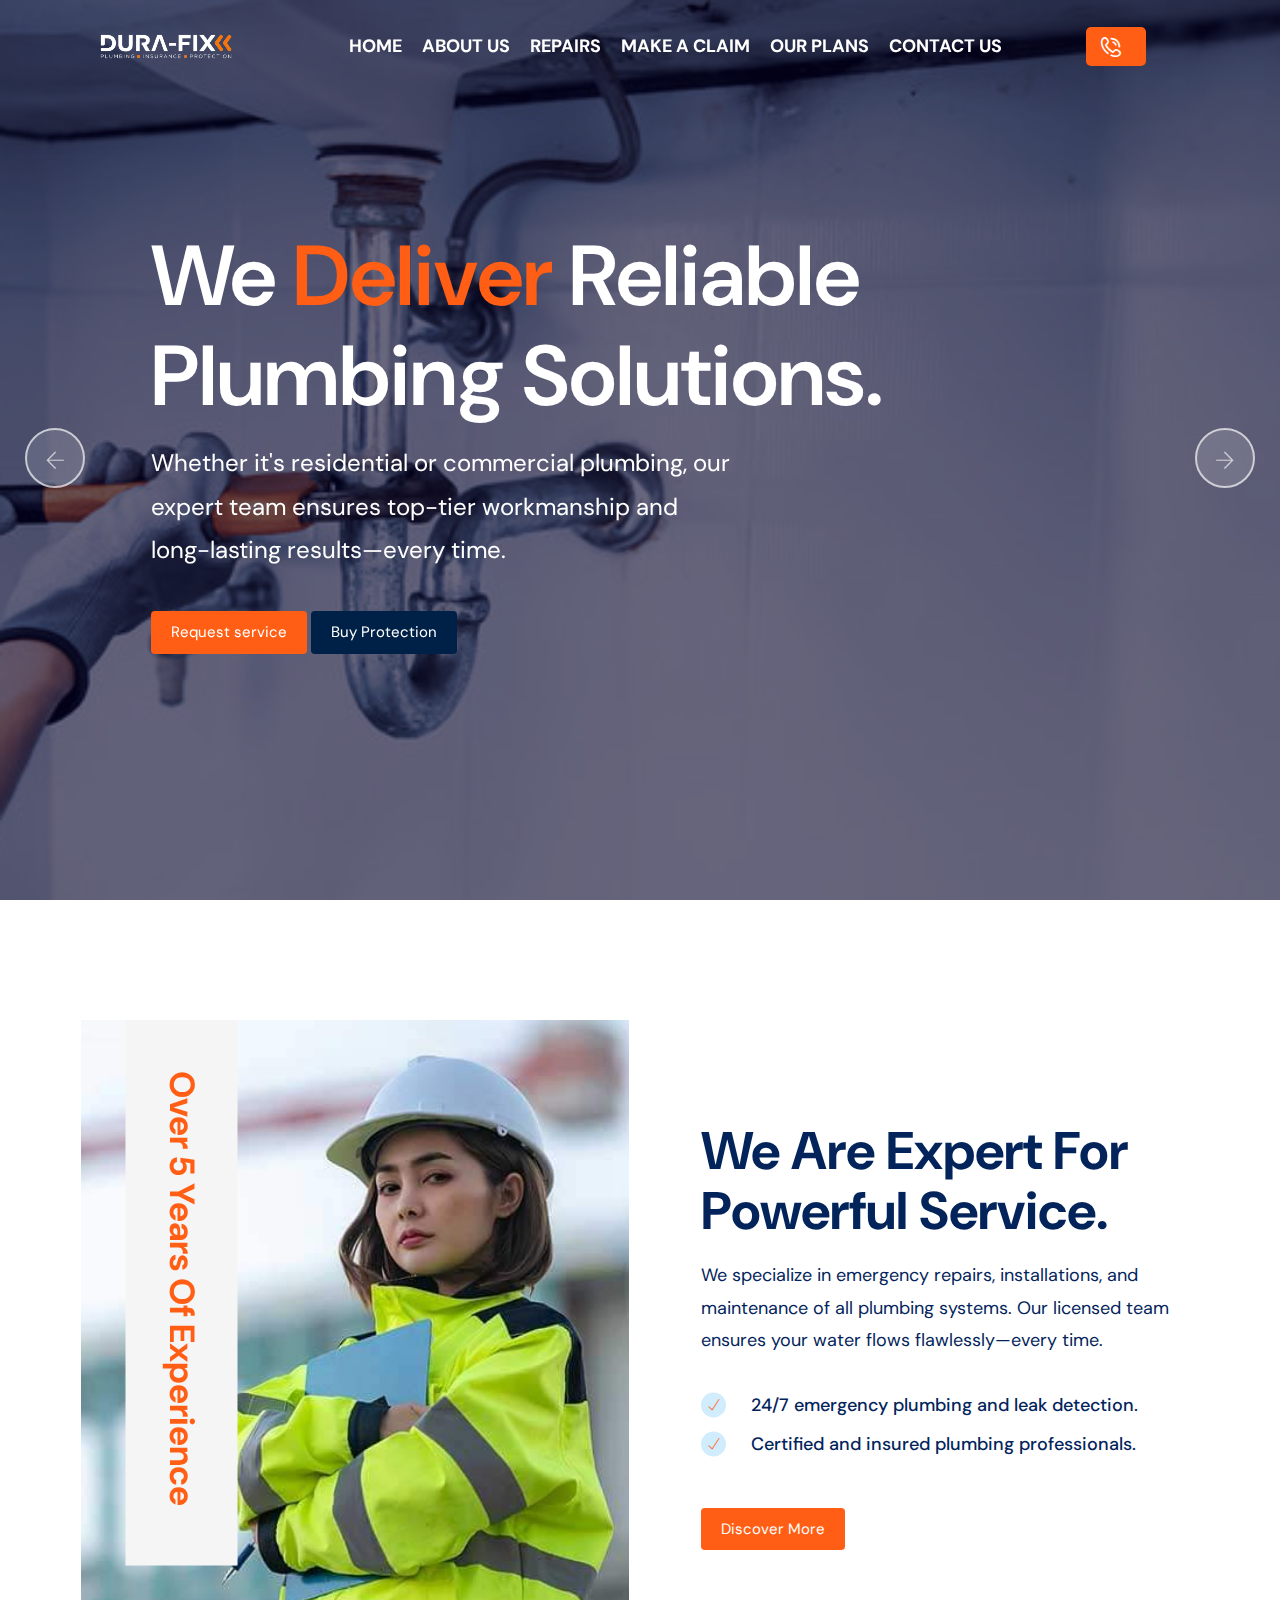
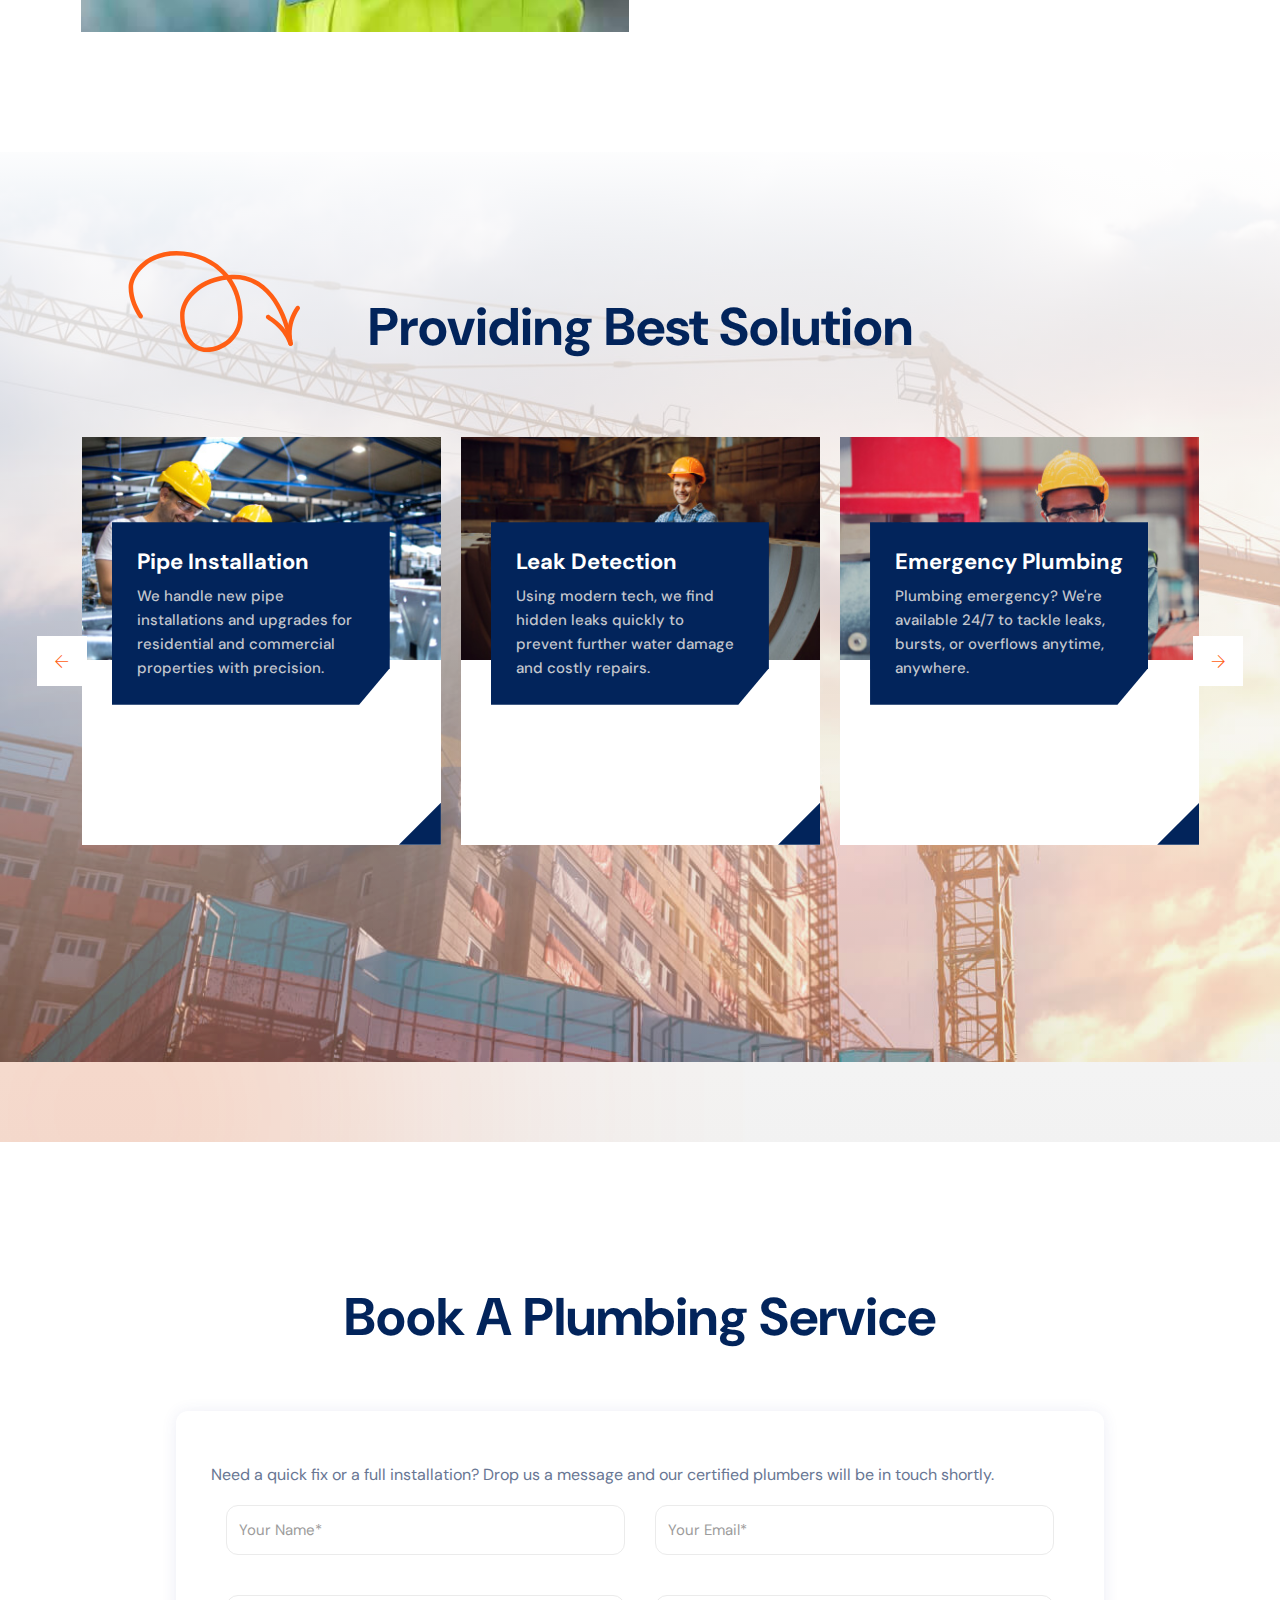
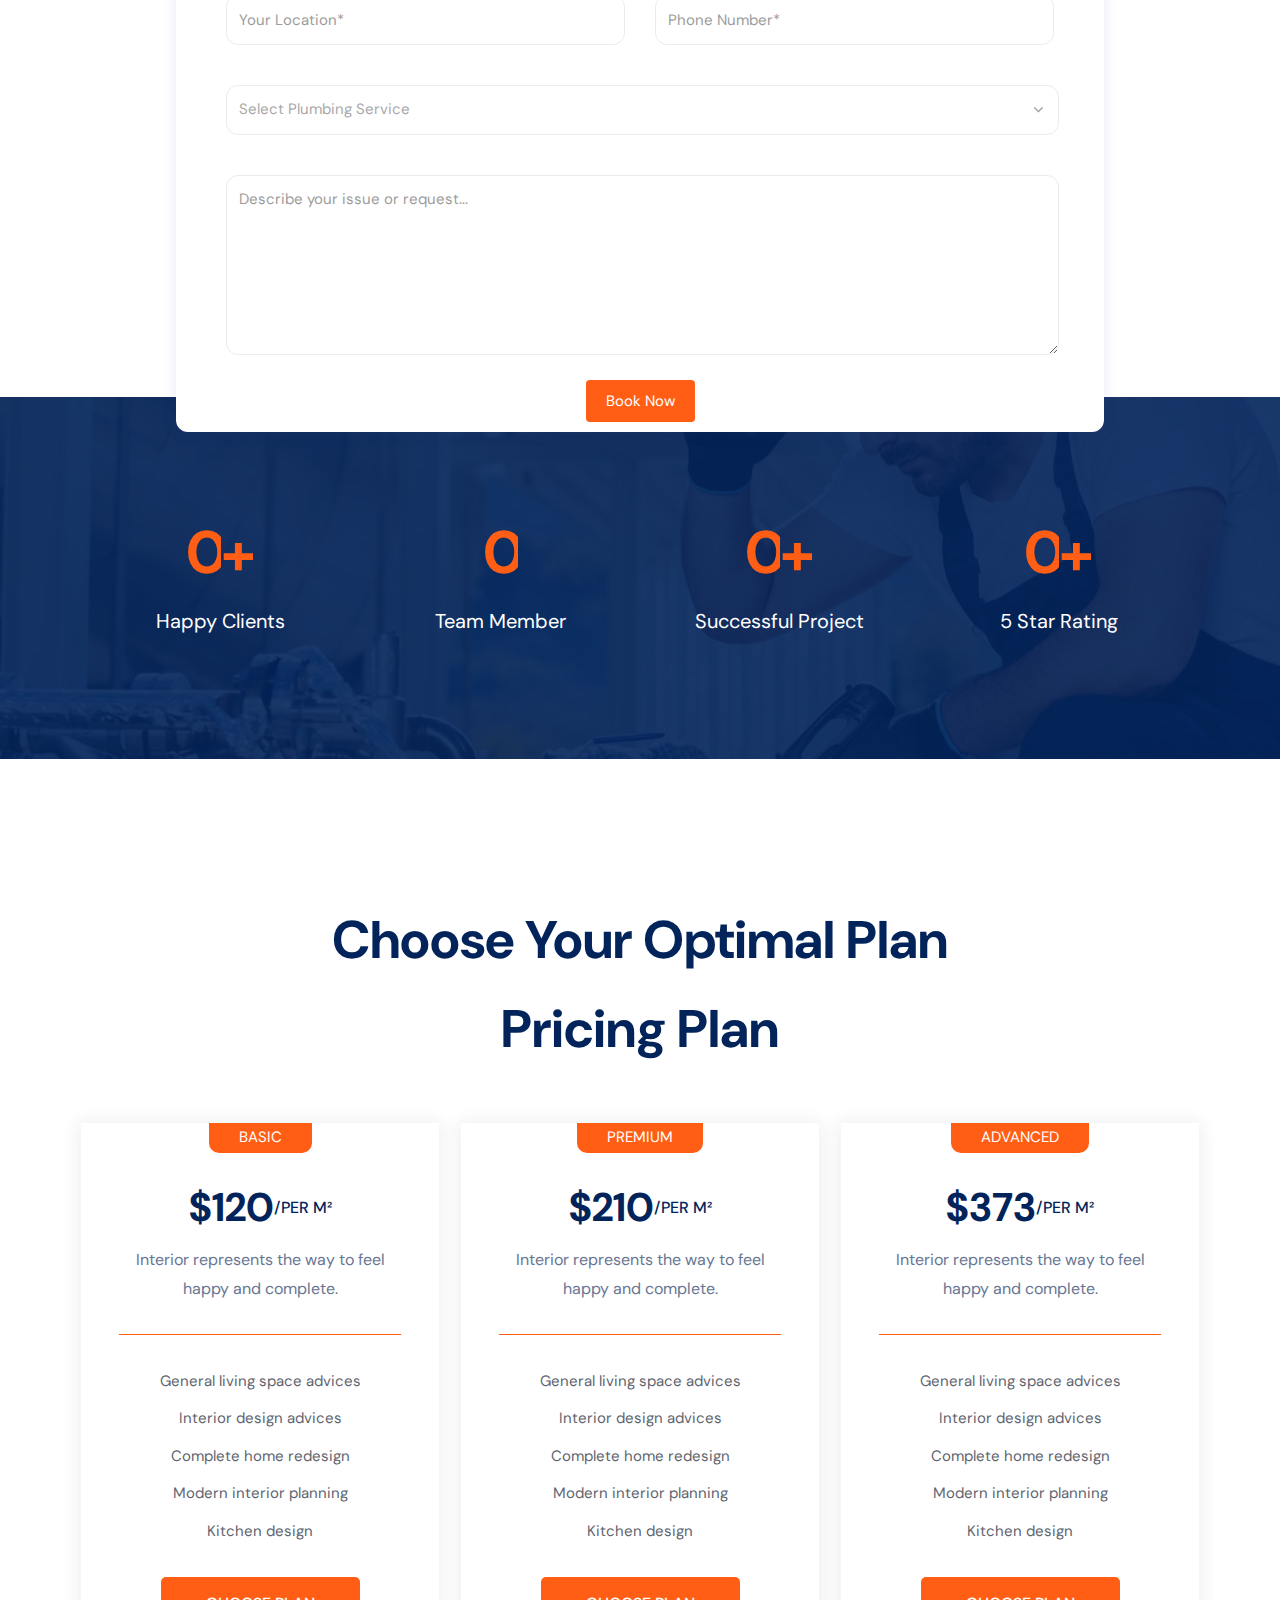
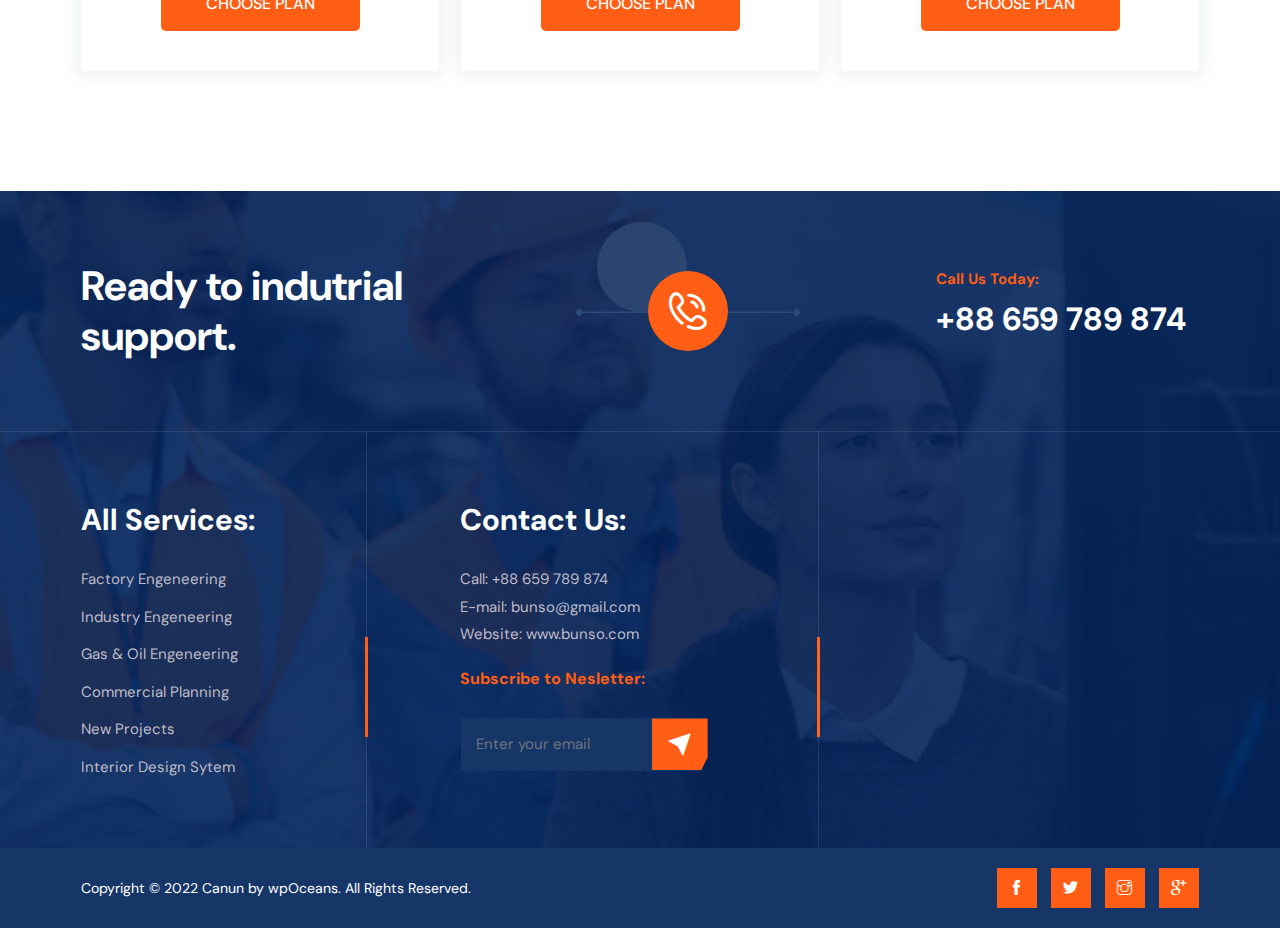
<file: index.html>
<!DOCTYPE html>
<html lang="en">


<!-- Mirrored from wpocean.com/html/tf/bunso/pricing.html by HTTrack Website Copier/3.x [XR&CO'2014], Thu, 17 Apr 2025 06:41:29 GMT -->
<head>
    <meta charset="utf-8">
    <meta http-equiv="X-UA-Compatible" content="IE=edge">
    <meta name="viewport" content="width=device-width, initial-scale=1">
    <meta name="author" content="wpOceans">
    <link rel="shortcut icon" type="image/png" href="assets/images/favicon.png">
    <title>DURAFIX PLUMBING</title>
    <link href="assets/css/themify-icons.css" rel="stylesheet">
    <link href="assets/css/flaticon.css" rel="stylesheet">
    <link href="assets/css/bootstrap.min.css" rel="stylesheet">
    <link href="assets/css/animate.css" rel="stylesheet">
    <link href="assets/css/owl.carousel.css" rel="stylesheet">
    <link href="assets/css/owl.theme.css" rel="stylesheet">
    <link href="assets/css/slick.css" rel="stylesheet">
    <link href="assets/css/slick-theme.css" rel="stylesheet">
    <link href="assets/css/swiper.min.css" rel="stylesheet">
    <link href="assets/css/owl.transitions.css" rel="stylesheet">
    <link href="assets/css/jquery.fancybox.css" rel="stylesheet">
    <link href="assets/css/odometer-theme-default.css" rel="stylesheet">
    <link href="assets/sass/style.css" rel="stylesheet">
</head>

<style>



    @media (max-width: 991px) {
        /* Mobile Navigation Styling */
        .navbar-collapse.show,
        .navbar-collapse.collapsing {
            display: block !important;
            position: fixed;
            top: 0;
            left: 0;
            width: 300px;
            height: 100vh !important;
            background-color: #002147; /* Your dark blue color */
            z-index: 9999;
            transition: all 0.3s ease;
            padding: 60px 20px 20px;
            overflow-y: auto;
        }
        
        .navbar-collapse .nav {
            display: block !important;
            width: 100%;
        }
        
        .navbar-collapse .nav-item {
            margin: 10px 0;
            display: block;
            width: 100%;
        }
        
        .navbar-collapse .nav-link {
            color: #fff !important;
            font-size: 16px;
            padding: 10px 0;
            display: block;
            border-bottom: 1px solid rgba(255,255,255,0.1);
        }
        
        .menu-close {
            position: absolute;
            top: 20px;
            right: 20px;
            background: transparent;
            border: none;
            color: #fff;
            font-size: 20px;
            cursor: pointer;
        }
        
        .open-btn .icon-bar {
            background-color: #333;
            display: block;
            width: 22px;
            height: 2px;
            border-radius: 1px;
            margin: 4px 0;
            transition: all 0.3s ease;
        }
    }
    
    
    </style>
    
    <body>
    
        <!-- start page-wrapper -->
        <div class="page-wrapper">
            <!-- start preloader -->
            <div class="preloader">
                <div class="vertical-centered-box">
                    <div class="content">
                        <div class="loader-circle"></div>
                        <div class="loader-line-mask">
                            <div class="loader-line"></div>
                        </div>
                        <!-- <img src="assets/images/dura-logo.jpg" alt=""> -->
                    </div>
                </div>
            </div>






<header id="header">
    <div class="wpo-site-header wpo-header-style-2">
        <nav class="navigation navbar navbar-expand-lg navbar-light">
            <div class="container">
                <div class="row align-items-center">
                    <div class="col-lg-3 col-md-3 col-3 d-lg-none dl-block">
                        <div class="mobail-menu">
                            <button type="button" class="navbar-toggler open-btn">
                                <span class="sr-only">Toggle navigation</span>
                                <span class="icon-bar first-angle"></span>
                                <span class="icon-bar middle-angle"></span>
                                <span class="icon-bar last-angle"></span>
                            </button>
                        </div>
                    </div>
                    <div class="col-lg-2 col-md-6 col-6">
                        <div class="navbar-header">
                            <a class="navbar-brand logo" href="index.html"><img src="assets/images/dura-dark.png"
                                    alt=""></a>
                        </div>
                    </div>


                    <div class="col-lg-9 col-md-1 col-1">
                        <div id="navbar" class="collapse navbar-collapse navigation-holder">
                            <button class="menu-close"><i class="ti-close"></i></button>
                            <ul class="nav navbar-nav mb-2 mb-lg-0">
                                <li class="nav-item">
                                    <a class="nav-link" href="index.html">Home</a>
                                </li>
                                <li class="nav-item">
                                    <a class="nav-link" href="about.html">About Us</a>
                                </li>
                                <li><a href="repair.html">Repairs</a></li>

                                <li><a href="claim.html"> Make a Claim</a></li>

                       

                                <li class="nav-item">
                                    <a class="nav-link" href="pricing.html">Our Plans</a>
                                </li>
                                <li class="nav-item">
                                    <a class="nav-link" href="contact.html">Contact Us</a>
                                </li>
                            </ul>
                        </div><!-- end of nav-collapse -->
                    </div>




                    
                    <div class="col-lg-1 col-md-1 col-1" >
                        <div class="header-right" >

                       
                            <div class="col-lg-4 col-md-3 col-3">
                                <div class="header-right">
                                    <div class="close-form">
                                        <a class="theme-btn" href="contact.html" style="margin-right: 2em;">
                                            <i class="fi flaticon-phone-call-1" ></i>
                                            <span></span>
                                        </a>
                                    </div>
                                </div>
                            </div>
                            
                        </div>
                    </div> 
                </div>
            </div><!-- end of container -->
        </nav>
    </div>
</header>
<!-- end of header -->





        <!-- start of hero -->
        <section class="wpo-hero-slider wpo-hero-style-2">
            <div class="swiper-container">
                <div class="swiper-wrapper">
                    <div class="swiper-slide">
                        <div class="slide-inner slide-bg-image" data-background="assets/images/pipe.jpg">
                            <!-- <div class="gradient-overlay"></div> -->
                            <div class="container-fluid">
                                <div class="slide-content">
                                    <div data-swiper-parallax="300" class="slide-title">
                                        <h2>We <span>Deliver</span> Reliable Plumbing Solutions.</h2>
                                    </div>
                                    <div data-swiper-parallax="400" class="slide-title-sub">
                                        <p>Whether it's residential or commercial plumbing, our expert team ensures top-tier workmanship and long-lasting results—every time.</p>
                                    </div>
                                    <div class="clearfix"></div>
                                    <div data-swiper-parallax="500" class="slide-btns">
                                        <a href="booking.html" class="btn btn-primary" style=" padding: 10px; padding-left: 20px; padding-right: 20px; background-color: #ff5e14; border: #ff5e14;">Request service</a>
                                        <a href="pricing.html" class="btn btn-success" style="background-color: #002147; padding: 10px; padding-left: 20px; padding-right: 20px; border: #002147;">Buy Protection</a>  
                                    </div>
                                </div>
                            </div>
                        </div> <!-- end slide-inner -->
                    </div> <!-- end swiper-slide -->

                    <div class="swiper-slide">
                        <div class="slide-inner slide-bg-image" data-background="assets/images/slider/slide-4.jpg">
                            <!-- <div class="gradient-overlay"></div> -->
                            <div class="container-fluid">
                                <div class="slide-content">
                                    <div data-swiper-parallax="300" class="slide-title">
                                        <h2>We <span>fix</span> Your Plumbing Right—First Time.</h2>
                                    </div>
                                    <div data-swiper-parallax="400" class="slide-title-sub">
                                        <p>From leaky pipes to full installations, we deliver fast, reliable, and professional plumbing solutions for homes and businesses.</p>
                                    </div>
                                    <div class="clearfix"></div>
                                    <div data-swiper-parallax="500" class="slide-btns">
                                        <a href="booking.html" class="btn btn-primary" style=" padding: 10px; padding-left: 20px; padding-right: 20px; background-color: #ff5e14; border: #ff5e14;">Request service</a>
                                        <a href="pricing.html" class="btn btn-success" style="background-color: #002147; padding: 10px; padding-left: 20px; padding-right: 20px; border: #002147;">Buy Protection</a>                             </div>
                                </div>
                            </div>
                            
                        </div> <!-- end slide-inner -->
                    </div> <!-- end swiper-slide -->
                </div>
                <!-- end swiper-wrapper -->

                <!-- swipper controls -->
                <div class="swiper-pagination"></div>
                <div class="swiper-button-next"></div>
                <div class="swiper-button-prev"></div>
            </div>
        </section>
        <!-- end of hero slider -->

        <!-- start of wpo-about-section-s2 -->
        <section class="wpo-about-section-s2 section-padding">
            <div class="container">
                <div class="row align-items-center">
                    <div class="col-lg-6">
                        <div class="about-img">
                            <img src="assets/images/about/about-s2.jpg" alt="">
                            <div class="images-text">
                                <h3>Over 5 Years Of Experience</h3>
                            </div>
                        </div>
                    </div>
                    <div class="col-lg-6">
                        <div class="about-content">
                            <div class="wpo-section-title">
                                <!-- <span>ABOUT DURAFIX PLUMBING</span> -->
                                <h2>We Are Expert
                                    For Powerful
                                    Service.</h2>
                            </div>
                            <div class="wpo-about-text">
                                <p>We specialize in emergency repairs, installations, and maintenance of all plumbing systems. Our licensed team ensures your water flows flawlessly—every time.</p>

                              
                                <ul>
                                    <li>24/7 emergency plumbing and leak detection.</li>
                                    <li>Certified and insured plumbing professionals.</li>
                                </ul>
                                <a href="about.html" class="btn btn-primary" style=" padding: 10px; padding-left: 20px; padding-right: 20px; background-color: #ff5e14; border: #ff5e14;">Discover More</a>

                            </div>
                        </div>
                    </div>
                </div>
            </div>
        </section>
        <!-- end of wpo-about-section-s2 -->

        <!-- start wpo-service-section -->
        <section class="wpo-service-section section-padding">
            <div class="shape-1">
                <img src="assets/images/service/service-shape.svg" alt="">
            </div>
            <div class="wpo-service-bg">
                <img src="assets/images/service/service-bg.jpg" alt="">
            </div>
            <div class="container">
                <div class="row justify-content-center">
                    <div class="col col-lg-8 col-12">
                        <div class="wpo-section-title">
                                <!-- <span>WHAT WE DO</span> -->
                            <h2>Providing Best Solution</h2>
                        </div>
                    </div>
                </div>
                <div class="wpo-service-wrap">
                    <div class="wpo-service-slider owl-carousel">
                        <div class="grid">
                            <div class="wpo-service-item">
                                <div class="wpo-service-image">
                                    <img src="assets/images/service/1.jpg" alt="">
                                </div>
                                <div class="wpo-service-content">
                                    <div class="service-content-single">
                                        <h2>Pipe Installation</h2>
                                        <span>We handle new pipe installations and upgrades for residential and commercial properties with precision.</span>
                                    </div>

                                </div>
                            </div>
                        </div>
                        <div class="grid">
                            <div class="wpo-service-item">
                                <div class="wpo-service-image">
                                    <img src="assets/images/service/2.jpg" alt="">
                                </div>
                                <div class="wpo-service-content">
                                    <div class="service-content-single">
                                        <h2>Leak Detection</h2>
                                        <span>Using modern tech, we find hidden leaks quickly to prevent further water damage and costly repairs.</span>
                                    </div>

                                </div>
                            </div>
                        </div>
                        <div class="grid">
                            <div class="wpo-service-item">
                                <div class="wpo-service-image">
                                    <img src="assets/images/service/3.jpg" alt="">
                                </div>
                                <div class="wpo-service-content">
                                    <div class="service-content-single">
                                        <h2>Emergency Plumbing</h2>
                                        <span>Plumbing emergency? We're available 24/7 to tackle leaks, bursts, or overflows anytime, anywhere.</span>
                                    </div>

                                </div>
                            </div>
                        </div>
                        <div class="grid">
                            <div class="wpo-service-item">
                                <div class="wpo-service-image">
                                    <img src="assets/images/service/2.jpg" alt="">
                                </div>
                                <div class="wpo-service-content">
                                    <div class="service-content-single">
                                        <h2>Civil Engineering</h2>
                                        <span>The industry standard text and
                                            since took to make</span>
                                    </div>
                                    <a href="service-single.html" class="theme-btn-s2">Details <i
                                            class="ti-arrow-right"></i></a>
                                </div>
                            </div>
                        </div>
                        <div class="grid">
                            <div class="wpo-service-item">
                                <div class="wpo-service-image">
                                    <img src="assets/images/service/1.jpg" alt="">
                                </div>
                                <div class="wpo-service-content">
                                    <div class="service-content-single">
                                        <h2>Auto Engineering</h2>
                                        <span>The industry standard text and
                                            since took to make</span>
                                    </div>
                                    <a href="service-single.html" class="theme-btn-s2">Details <i
                                            class="ti-arrow-right"></i></a>
                                </div>
                            </div>
                        </div>
                        <div class="grid">
                            <div class="wpo-service-item">
                                <div class="wpo-service-image">
                                    <img src="assets/images/service/1.jpg" alt="">
                                </div>
                                <div class="wpo-service-content">
                                    <div class="service-content-single">
                                        <h2>Auto Engineering</h2>
                                        <span>The industry standard text and
                                            since took to make</span>
                                    </div>
                                    <a href="service-single.html" class="theme-btn-s2">Details <i
                                            class="ti-arrow-right"></i></a>
                                </div>
                            </div>
                        </div>
                    </div>
                </div>
            </div>
            <div class="shape-2">
                <svg width="745" height="687" viewBox="0 0 745 687" fill="none">
                    <g filter="url(#filter0_f_2_3944)">
                        <circle cx="105" cy="657" r="157" />
                    </g>
                    <defs>
                        <filter id="filter0_f_2_3944" x="-552" y="0" width="1314" height="1314"
                            filterUnits="userSpaceOnUse" color-interpolation-filters="sRGB">
                            <feFlood flood-opacity="0" result="BackgroundImageFix" />
                            <feBlend mode="normal" in="SourceGraphic" in2="BackgroundImageFix" result="shape" />
                            <feGaussianBlur stdDeviation="250" result="effect1_foregroundBlur_2_394" />
                        </filter>
                    </defs>
                </svg>

            </div>
        </section>
        <!-- end wpo-service-section -->














         <!-- start wpo-contact-pg-section -->
 <section class="wpo-contact-pg-section section-padding">
    <div class="container">
        <div class="row">
            <div class="col col-lg-10 offset-lg-1">

                <div class="row justify-content-center">
                    <div class="col col-lg-8 col-12">
                        <div class="wpo-section-title">
                            <h2>Book a Plumbing Service</h2>

                        </div>
                    </div>
                </div>
                

     
                <div class="wpo-contact-form-area" style="border-radius: 12px;">
                    <form method="post" class="contact-validation-activ" id="contact-form-mai" action="https://formsubmit.co/assignysite@gmail.com" >

                        <p>Need a quick fix or a full installation? Drop us a message and our certified plumbers will be in touch shortly.</p>

                        <input type="hidden" name="_captcha" value="false">

                        <div>
                            <input type="text" class="form-control" name="name" id="name" placeholder="Your Name*" style="border-radius: 12px; padding: 12px; margin-bottom: 15px;">
                        </div>
                        <div>
                            <input type="email" class="form-control" name="email" id="email" placeholder="Your Email*" style="border-radius: 12px; padding: 12px; margin-bottom: 15px;">
                        </div>
                        <div>
                            <input type="text" class="form-control" name="location" id="location" placeholder="Your Location*" style="border-radius: 12px; padding: 12px; margin-bottom: 15px;">
                        </div>
                        <div>
                            <input type="text" class="form-control" name="phone" id="phone" placeholder="Phone Number*" style="border-radius: 12px; padding: 12px; margin-bottom: 15px;">
                        </div>

                        <!-- Optional: Plumbing service types -->
                        <div class="fullwidth">
                            <select name="service" class="form-control" style="border-radius: 12px; padding: 12px; margin-bottom: 15px;">
                                <option disabled selected>Select Plumbing Service</option>
                                <option>Leak Detection & Repair</option>
                                <option>Drain Cleaning</option>
                                <option>Toilet & Faucet Installation</option>
                                <option>Water Heater Services</option>
                                <option>Emergency Plumbing</option>
                            </select>
                        </div>

                        <div class="fullwidth">
                            <textarea class="form-control" name="note" id="note" placeholder="Describe your issue or request..." style="border-radius: 12px; padding: 12px; min-height: 150px; margin-bottom: 15px;"></textarea>
                        </div>

                        <div class="submit-area">
                            <button type="submit" class="btn btn-primary" style=" padding: 10px; padding-left: 20px; padding-right: 20px; background-color: #ff5e14; border: #ff5e14;">Book Now</button>
                        </div>
                    </form>
                </div>

            </div>
        </div>
    </div>
</section> <br> <br><br> <br>
<!-- end wpo-contact-pg-section -->





        <!-- start wpo-fun-fact-section -->
        <section class="wpo-fun-fact-section section-padding">
            <div class="container">
                <div class="row">
                    <div class="col col-xs-12">
                        <div class="wpo-fun-fact-grids clearfix">
                            <div class="grid">
                                <div class="info">
                                    <h3><span class="odometer" data-count="200">00</span>+</h3>
                                    <p>Happy Clients</p>
                                </div>
                            </div>
                            <div class="grid">
                                <div class="info">
                                    <h3><span class="odometer" data-count="35">00</span></h3>
                                    <p>Team Member</p>
                                </div>
                            </div>
                            <div class="grid">
                                <div class="info">
                                    <h3><span class="odometer" data-count="321">00</span>+</h3>
                                    <p>Successful Project</p>
                                </div>
                            </div>
                            <div class="grid">
                                <div class="info">
                                    <h3><span class="odometer" data-count="210">00</span>+</h3>
                                    <p>5 Star Rating</p>
                                </div>
                            </div>
                        </div>
                    </div>
                </div>
            </div>
        </section>
        <!-- end wpo-fun-fact-section -->

        <!-- start wpo-testimonial-section -->
        <!-- <section class="wpo-testimonial-section section-padding">
            <div class="wpo-testimonial-bg">
                <img src="assets/images/testimonial/bg-shape.png" alt="">
            </div>
            <div class="shape-1">
                <span></span>
                <img src="assets/images/testimonial/shape-1.png" alt="">
            </div>
            <div class="container">
                <div class="row justify-content-center">
                    <div class="col col-lg-8 col-12">
                        <div class="wpo-section-title">
                            <span>TESTIMONIAl</span>
                            <h2>What Client Say?</h2>
                        </div>
                    </div>
                </div>
                <div class="wpo-testimonial-wrap">
                    <div class="row align-items-center">
                        <div class="col-lg-3">
                            <div class="wpo-testimonial-laft">
                                <ul class="slider-for">
                                    <li>
                                        <img src="assets/images/testimonial/1.jpg" alt="">
                                    </li>
                                    <li>
                                        <img src="assets/images/testimonial/2.jpg" alt="">
                                    </li>
                                    <li>
                                        <img src="assets/images/testimonial/3.jpg" alt="">
                                    </li>
                                </ul>
                            </div>
                        </div>
                        <div class="col-lg-9">
                            <div class="wpo-testimonial-right slider-nav">
                                <div class="wpo-testimonial-content">
                                    <div class="shape">
                                        <img src="assets/images/testimonial/shape.svg" alt="">
                                    </div>
                                    <p>“It uses a dictionary of over 200 Latin words, combined with
                                        handful the model sentence structures, to generate lorem ipsum which looks
                                        reasonable.
                                        The generated lorem ipsum is therefore always free from repetition injected
                                        humour or
                                        non-characteristic.”</p>
                                    <h2>Bernard Rodgers</h2>
                                    <span>Senior Engineer</span>
                                </div>
                                <div class="wpo-testimonial-content">
                                    <div class="shape">
                                        <img src="assets/images/testimonial/shape.svg" alt="">
                                    </div>
                                    <p>“It uses a dictionary of over 200 Latin words, combined with
                                        handful the model sentence structures, to generate lorem ipsum which looks
                                        reasonable.
                                        The generated lorem ipsum is therefore always free from repetition injected
                                        humour or
                                        non-characteristic.”</p>
                                    <h2>Bernard Rodgers</h2>
                                    <span>Senior Engineer</span>
                                </div>
                                <div class="wpo-testimonial-content">
                                    <div class="shape">
                                        <img src="assets/images/testimonial/shape.svg" alt="">
                                    </div>
                                    <p>“It uses a dictionary of over 200 Latin words, combined with
                                        handful the model sentence structures, to generate lorem ipsum which looks
                                        reasonable.
                                        The generated lorem ipsum is therefore always free from repetition injected
                                        humour or
                                        non-characteristic.”</p>
                                    <h2>Bernard Rodgers</h2>
                                    <span>Senior Engineer</span>
                                </div>
                            </div>
                        </div>
                    </div>
                </div>
            </div>
            <div class="shape-2">
                <span></span>
                <img src="assets/images/testimonial/shape-2.png" alt="">
            </div>
        </section> -->
        <!-- end wpo-testimonial-section -->



                <!-- start wpo-pricing-section -->
                <section class="wpo-pricing-section section-padding">
                    <div class="container">
                        <div class="row align-items-center">
                            <div class="wpo-section-title">
                                <!-- <span>Pricing Plan</span> -->
                                <h2>Choose Your Optimal Plan</h2>
                                <div class="invisible-text">
                                    <h2>Pricing Plan</h2>
                                </div>
                            </div>
                        </div>
                        <div class="wpo-pricing-wrap">
                            <div class="row">
                                <div class="col col-lg-4 col-md-6 col-12">
                                    <div class="wpo-pricing-item">
                                        <div class="wpo-pricing-top">
                                            <div class="pricing-thumb">
                                                <span>Basic</span>
                                            </div>
                                            <div class="wpo-pricing-text">
                                                <h2>$120<span>/per m²</span></h2>
                                                <p>Interior represents the way to feel
                                                    happy and complete.</p>
                                            </div>
                                        </div>
                                        <div class="wpo-pricing-bottom">
                                            <div class="wpo-pricing-bottom-text">
                                                <ul>
                                                    <li>General living space advices</li>
                                                    <li>Interior design advices</li>
                                                    <li>Complete home redesign</li>
                                                    <li>Modern interior planning</li>
                                                    <li>Kitchen design</li>
                                                </ul>
                                                <a href="pricing.html" class="theme-btn">CHOOSE PLAN</a>
                                            </div>
                                        </div>
                                    </div>
                                </div>
                                <div class="col col-lg-4 col-md-6 col-12">
                                    <div class="wpo-pricing-item">
                                        <div class="wpo-pricing-top">
                                            <div class="pricing-thumb">
                                                <span>Premium</span>
                                            </div>
                                            <div class="wpo-pricing-text">
                                                <h2>$210<span>/per m²</span></h2>
                                                <p>Interior represents the way to feel
                                                    happy and complete.</p>
                                            </div>
                                        </div>
                                        <div class="wpo-pricing-bottom">
                                            <div class="wpo-pricing-bottom-text">
                                                <ul>
                                                    <li>General living space advices</li>
                                                    <li>Interior design advices</li>
                                                    <li>Complete home redesign</li>
                                                    <li>Modern interior planning</li>
                                                    <li>Kitchen design</li>
                                                </ul>
                                                <a href="pricing.html" class="theme-btn">CHOOSE PLAN</a>
                                            </div>
                                        </div>
                                    </div>
                                </div>
                                <div class="col col-lg-4 col-md-6 col-12">
                                    <div class="wpo-pricing-item">
                                        <div class="wpo-pricing-top">
                                            <div class="pricing-thumb">
                                                <span>Advanced</span>
                                            </div>
                                            <div class="wpo-pricing-text">
                                                <h2>$373<span>/per m²</span></h2>
                                                <p>Interior represents the way to feel
                                                    happy and complete.</p>
                                            </div>
                                        </div>
                                        <div class="wpo-pricing-bottom">
                                            <div class="wpo-pricing-bottom-text">
                                                <ul>
                                                    <li>General living space advices</li>
                                                    <li>Interior design advices</li>
                                                    <li>Complete home redesign</li>
                                                    <li>Modern interior planning</li>
                                                    <li>Kitchen design</li>
                                                </ul>
                                                <a href="pricing.html" class="theme-btn" >CHOOSE PLAN</a>
                                            </div>
                                        </div>
                                    </div>
                                </div>
                            </div>
                        </div>
        
                    </div> <!-- end container -->
                </section>
                <!-- end wpo-pricing-section -->



        <!-- start of wpo-site-footer-section -->
        <footer class="wpo-site-footer">
            <div class="footer-bg">
                <img src="assets/images/footer-bg.jpg" alt="">
            </div>

            <div class="wpo-support-section">
                <div class="container">
                    <div class="row align-items-center justify-content-center">
                        <div class="col-lg-4">
                            <div class="wpo-support-title">
                                <h2>Ready to
                                    indutrial support.</h2>
                            </div>
                        </div>
                        <div class="col-lg-5">
                            <div class="wpo-support-icon">
                                <a href="tel:+88659789874" class="support">
                                    <div class="shape">
                                        <i class="fi flaticon-phone-call-1"></i>
                                    </div>
                                </a>
                                <div class="shape-1">
                                    <img src="assets/images/sappot-shape.svg" alt="">
                                </div>
                            </div>
                        </div>
                        <div class="col-lg-3">
                            <div class="wpo-support-munber">
                                <span>Call Us Today:</span>
                                <p>+88 659 789 874</p>
                            </div>
                        </div>
                    </div>
                </div>
            </div>
            <div class="wpo-upper-footer">
                <div class="container">
                    <div class="row">
                        <div class="col col-lg-3 col-md-6 col-sm-12 col-12">
                            <div class="widget link-widget">
                                <div class="widget-title">
                                    <h3>All Services:</h3>
                                </div>
                                <ul>
                                    <li><a href=""> Factory
                                            Engeneering</a></li>
                                    <li><a href="">Industry
                                            Engeneering</a></li>
                                    <li><a href="">Gas & Oil
                                            Engeneering</a></li>
                                    <li><a href="">Commercial
                                            Planning</a></li>
                                    <li><a href="">New Projects</a>
                                    </li>
                                    <li><a href="">Interior Design
                                            Sytem</a></li>
                                </ul>
                            </div>
                        </div>
                        <div class="col col-lg-5 col-md-6 col-sm-12 col-12">
                            <div class="widget contact-widget">
                                <div class="shape-1"></div>
                                <div class="shape-2"></div>
                                <div class="widget-title">
                                    <h3>Contact Us:</h3>
                                </div>
                                <ul>
                                    <li>Call: +88 659 789 874</li>
                                    <li>E-mail: bunso@gmail.com</li>
                                    <li>Website: www.bunso.com</li>
                                </ul>
                                <h4>Subscribe to Nesletter:</h4>
                                <form>
                                    <div class="input-1">
                                        <input type="email" class="form-control" placeholder="Enter your email"
                                            required="">
                                    </div>
                                    <div class="submit clearfix">
                                        <button type="submit"><i class="fa flaticon-send"
                                                aria-hidden="true"></i></button>
                                    </div>
                                </form>
                            </div>
                        </div>
                        <!-- <div class="col col-lg-4 col-md-6 col-sm-12 col-12">
                            <div class="widget blog-widget">
                                <div class="widget-title">
                                    <h3>Blog Post:</h3>
                                </div>
                                <ul>
                                    <li>
                                        <div class="image">
                                            <img src="assets/images/news/img-01.jpg" alt="">
                                        </div>
                                        <div class="text">
                                            <p><a href="blog-single.html">Standard and text since the make specimen.</a>
                                            </p>
                                            <span>12 August, 2022</span>
                                        </div>
                                    </li>
                                    <li>
                                        <div class="image">
                                            <img src="assets/images/news/img-01.jpg" alt="">
                                        </div>
                                        <div class="text">
                                            <p><a href="blog-single.html">Standard and text since the make specimen.</a>
                                            </p>
                                            <span>12 August, 2022</span>
                                        </div>
                                    </li>
                                </ul>
                            </div>
                        </div> -->
                    </div>
                </div> <!-- end container -->
            </div>
            <div class="wpo-lower-footer">
                <div class="container">
                    <div class="row align-items-center">
                        <div class="col col-lg-6 col-12">
                            <p class="copyright"> Copyright &copy; 2022 Canun by <a href="index-2.html">wpOceans</a>. All
                                Rights Reserved.</p>
                        </div>
                        <div class="col col-lg-6 col-12">
                            <div class="social-widget">
                                <ul>
                                    <li>
                                        <a href="#">
                                            <i class="ti-facebook"></i>
                                        </a>
                                    </li>
                                    <li>
                                        <a href="#">
                                            <i class="ti-twitter-alt"></i>
                                        </a>
                                    </li>
                                    <li>
                                        <a href="#">
                                            <i class="ti-instagram"></i>
                                        </a>
                                    </li>
                                    <li>
                                        <a href="#">
                                            <i class="ti-google"></i>
                                        </a>
                                    </li>
                                </ul>
                            </div>
                        </div>
                    </div>
                </div>
            </div>
        </footer>
        <!-- end of wpo-site-footer-section -->


    </div>
    <!-- end of page-wrapper -->

    <!-- All JavaScript files
    ================================================== -->
    <script src="assets/js/jquery.min.js"></script>
    <script src="assets/js/bootstrap.bundle.min.js"></script>
    <!-- Plugins for this template -->
    <script src="assets/js/modernizr.custom.js"></script>
    <script src="assets/js/jquery.dlmenu.js"></script>
    <script src="assets/js/jquery-plugin-collection.js"></script>
    <!-- Custom script for this template -->
    <script src="assets/js/script.js"></script>
</body>


<!-- Mirrored from wpocean.com/html/tf/bunso/index-4.html by HTTrack Website Copier/3.x [XR&CO'2014], Thu, 17 Apr 2025 06:41:11 GMT -->
</html>
</file>
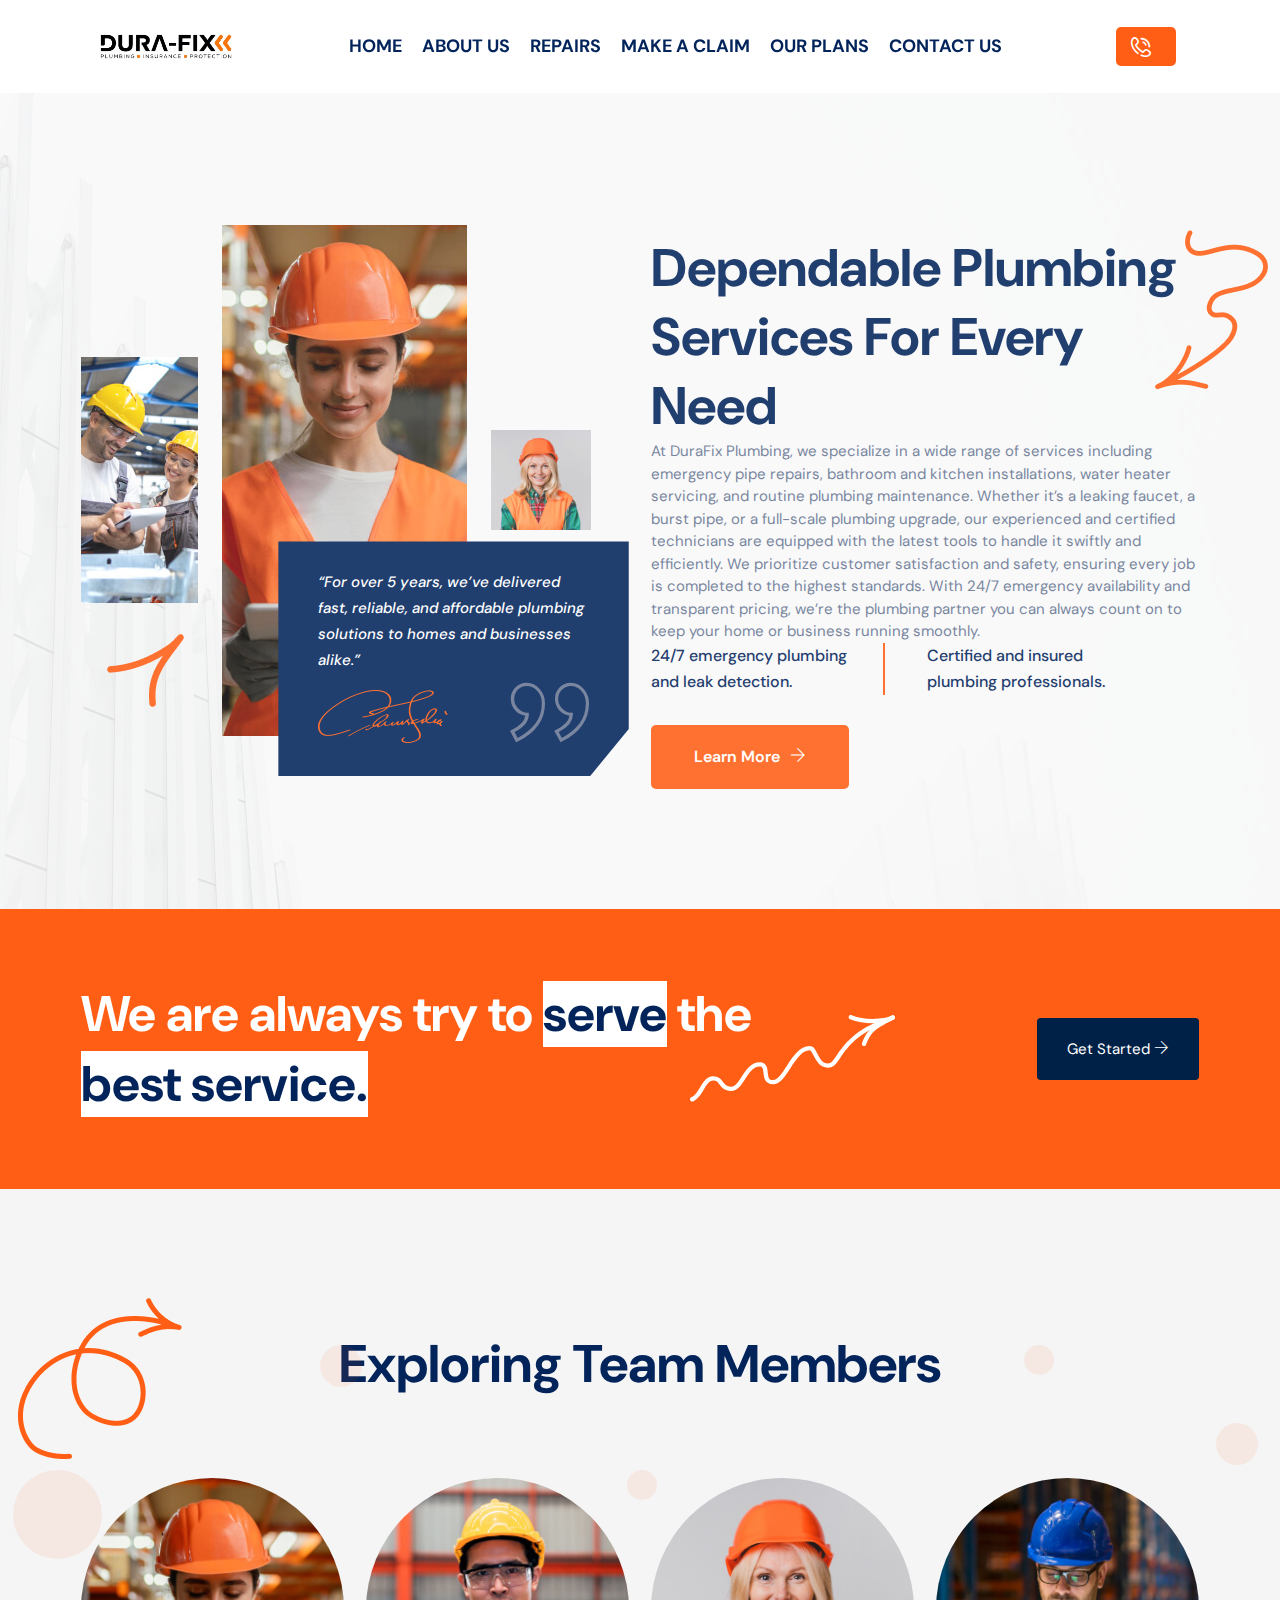
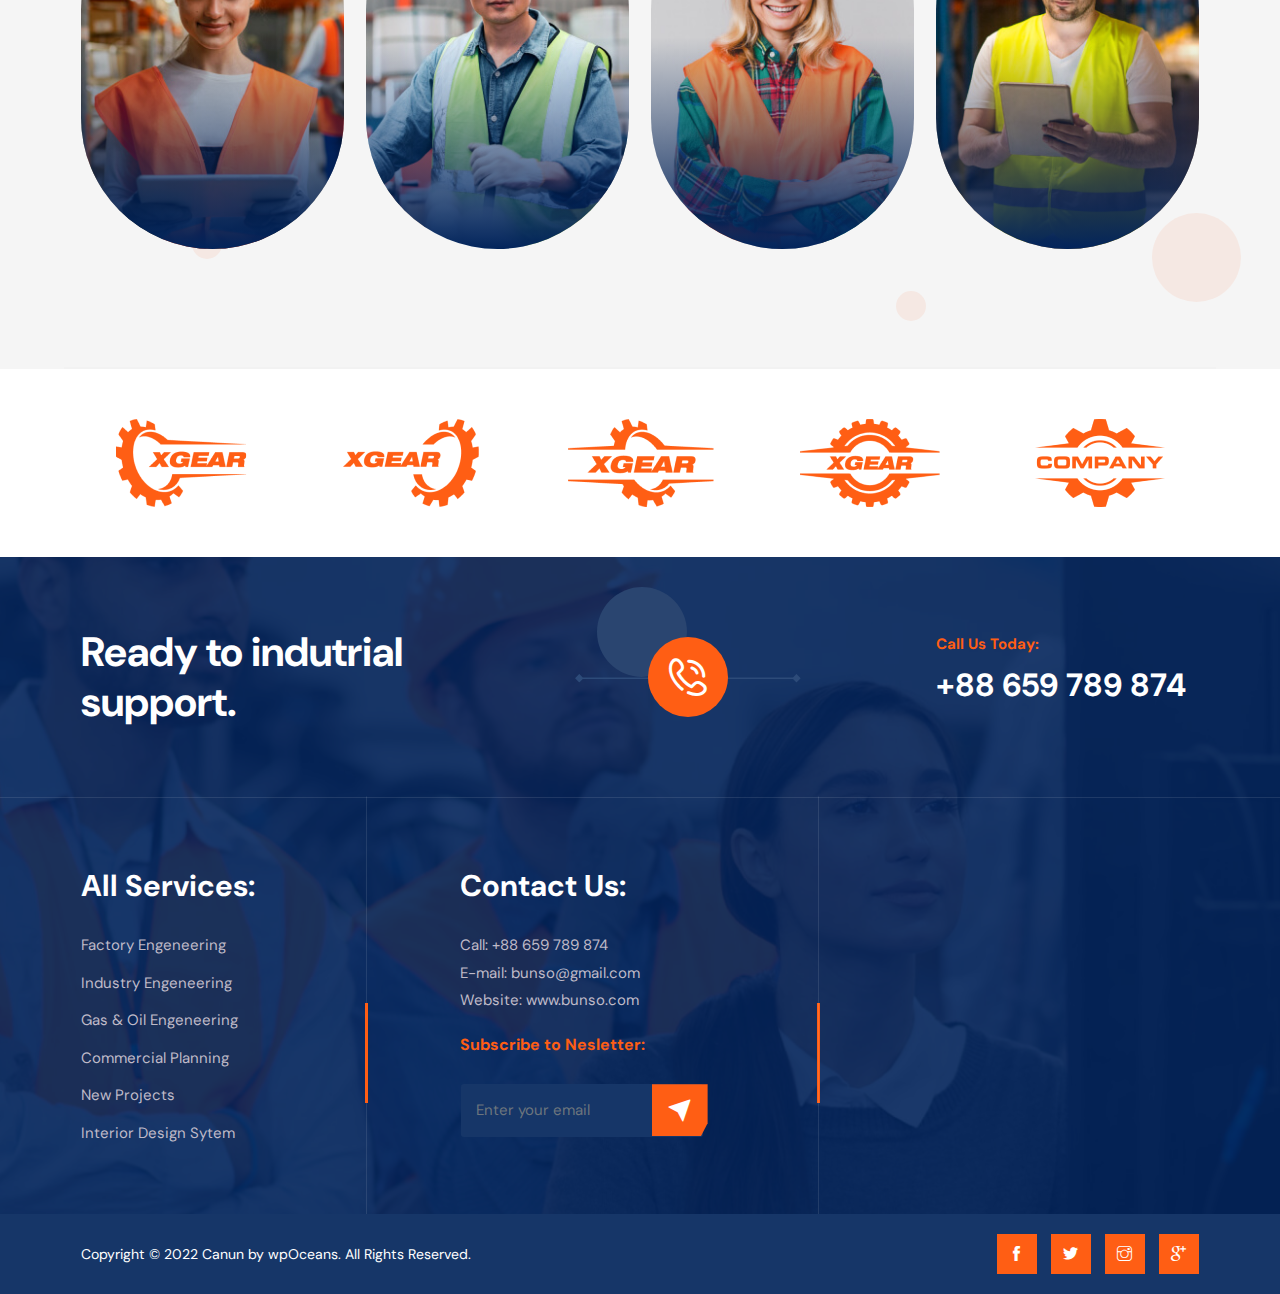
<file: about.html>
<!DOCTYPE html>
<html lang="en">


<!-- Mirrored from wpocean.com/html/tf/bunso/pricing.html by HTTrack Website Copier/3.x [XR&CO'2014], Thu, 17 Apr 2025 06:41:29 GMT -->
<head>
    <meta charset="utf-8">
    <meta http-equiv="X-UA-Compatible" content="IE=edge">
    <meta name="viewport" content="width=device-width, initial-scale=1">
    <meta name="author" content="wpOceans">
    <link rel="shortcut icon" type="image/png" href="assets/images/favicon.png">
    <title>DURAFIX PLUMBING</title>
    <link href="assets/css/themify-icons.css" rel="stylesheet">
    <link href="assets/css/flaticon.css" rel="stylesheet">
    <link href="assets/css/bootstrap.min.css" rel="stylesheet">
    <link href="assets/css/animate.css" rel="stylesheet">
    <link href="assets/css/owl.carousel.css" rel="stylesheet">
    <link href="assets/css/owl.theme.css" rel="stylesheet">
    <link href="assets/css/slick.css" rel="stylesheet">
    <link href="assets/css/slick-theme.css" rel="stylesheet">
    <link href="assets/css/swiper.min.css" rel="stylesheet">
    <link href="assets/css/owl.transitions.css" rel="stylesheet">
    <link href="assets/css/jquery.fancybox.css" rel="stylesheet">
    <link href="assets/css/odometer-theme-default.css" rel="stylesheet">
    <link href="assets/sass/style.css" rel="stylesheet">
</head>

<style>




@media (max-width: 991px) {
  /* Target header and all its children */
  #header, 
  #header .wpo-site-header,
  #header .wpo-header-style-3,
  #header nav.navigation,
  #header .container,
  #header .row {
    padding-bottom: -0.8em !important;
    margin-bottom: -0.8em !important;
  }
  
  /* Target the navbar elements */
  .navbar-collapse,
  .navigation-holder,
  .nav.navbar-nav {
    padding-bottom: -0.8em !important;
    margin-bottom: -0.8em !important;
  }
  
  /* Force any flex containers to not add extra space */
  .row.align-items-center.w-100 {
    padding-bottom: -0.8em !important;
    margin-bottom: -0.8em !important;
  }
}




    @media (max-width: 991px) {
        /* Mobile Navigation Styling */
        .navbar-collapse.show,
        .navbar-collapse.collapsing {
            display: block !important;
            position: fixed;
            top: 0;
            left: 0;
            width: 300px;
            height: 100vh !important;
            background-color: #002147; /* Your dark blue color */
            z-index: 9999;
            transition: all 0.3s ease;
            padding: 60px 20px 20px;
            overflow-y: auto;
        }
        
        .navbar-collapse .nav {
            display: block !important;
            width: 100%;
        }
        
        .navbar-collapse .nav-item {
            margin: 10px 0;
            display: block;
            width: 100%;
        }
        
        .navbar-collapse .nav-link {
            color: #fff !important;
            font-size: 16px;
            padding: 10px 0;
            display: block;
            border-bottom: 1px solid rgba(255,255,255,0.1);
        }
        
        .menu-close {
            position: absolute;
            top: 20px;
            right: 20px;
            background: transparent;
            border: none;
            color: #fff;
            font-size: 20px;
            cursor: pointer;
        }
        
        .open-btn .icon-bar {
            background-color: #333;
            display: block;
            width: 22px;
            height: 2px;
            border-radius: 1px;
            margin: 4px 0;
            transition: all 0.3s ease;
        }
    }
    
    
    </style>
    
    <body>
    
        <!-- start page-wrapper -->
        <div class="page-wrapper">
            <!-- start preloader -->
            <div class="preloader">
                <div class="vertical-centered-box">
                    <div class="content">
                        <div class="loader-circle"></div>
                        <div class="loader-line-mask">
                            <div class="loader-line"></div>
                        </div>
                        <!-- <img src="assets/images/dura-logo.jpg" alt=""> -->
                    </div>
                </div>
            </div>
<!-- Start header -->
<header id="header" >
    <!-- end topbar -->
    <div class="wpo-site-header wpo-header-style-3">
        <nav class="navigation navbar navbar-expand-lg navbar-light">
            <div class="container">
                <div class="row align-items-center w-100">
                    <!-- Mobile Menu Toggle -->
                    <div class="col-lg-3 col-md-3 col-3 d-lg-none dl-block">
                        <div class="mobail-menu">
                            <button type="button" class="navbar-toggler open-btn" data-bs-toggle="collapse" data-bs-target="#navbar" aria-controls="navbar" aria-expanded="false" aria-label="Toggle navigation">
                                <span class="sr-only">Toggle navigation</span>
                                <span class="icon-bar first-angle"></span>
                                <span class="icon-bar middle-angle"></span>
                                <span class="icon-bar last-angle"></span>
                            </button>
                        </div>
                    </div>
                    
                    <!-- Logo -->
                    <div class="col-lg-2 col-md-5 col-6" >
                        <div class="navbar-header">
                            <a class="navbar-brand" href="index.html">
                                <img src="assets/images/dura-logo.jpg" alt="logo" class="img-fluid">
                            </a>
                        </div>
                    </div>
                    
                    <!-- Navigation -->
                    <div class="col-lg-9 col-md-1 col-1">
                        <div id="navbar" class="collapse navbar-collapse navigation-holder">
                            <button class="menu-close"><i class="ti-close"></i></button>
                            <ul class="nav navbar-nav mb-2 mb-lg-0">
                                <li class="nav-item">
                                    <a class="nav-link" href="index.html">Home</a>
                                </li>
                                <li class="nav-item">
                                    <a class="nav-link" href="about.html">About Us</a>
                                </li>
                                <li class="nav-item"><a class="nav-link" href="repair.html">Repairs</a></li>

                                <li class="nav-item"><a  class="nav-link"href="claim.html"> Make a Claim</a></li>

                       

                                <li class="nav-item">
                                    <a class="nav-link" href="pricing.html">Our Plans</a>
                                </li>
                                <li class="nav-item">
                                    <a class="nav-link" href="contact.html">Contact Us</a>
                                </li>
                            </ul>
                        </div><!-- end of nav-collapse -->
                    </div>



                    
                    <!-- Contact Button -->
                    <div class="col-lg-1 col-md-1 col-1">
                        <div class="header-right">
                            <div class="close-form">
                                <a class="theme-btn" href="contact.html">
                                    <i class="fi flaticon-phone-call-1"></i>
                                </a>
                            </div>
                        </div>
                    </div>
                </div>
            </div><!-- end of container -->
        </nav>
    </div>
</header>
<!-- end of header -->

        <!-- start wpo-page-title -->
        <!-- <section class="wpo-page-title">
            <div class="container">
                <div class="row">
                    <div class="col col-xs-12">
                        <div class="wpo-breadcumb-wrap">
                            <h2>About Us</h2>
                            <ol class="wpo-breadcumb-wrap">
                                <li><a href="index-2.html">Home</a></li>
                                <li>About</li>
                            </ol>
                        </div>
                    </div>
                </div> 
            </div> 
        </section> -->
        <!-- end page-title -->

        <!-- stert wpo-about-section -->
        <section class="wpo-about-section section-padding">
            <div class="wpo-about-bg">
                <img src="assets/images/about/about-bg.jpg" alt="">
            </div>
            <div class="container">
                <div class="row align-items-center">
                    <div class="col-lg-6 col-md-12 order-lg-1 order-2">
                        <div class="wpo-about-left">
                            <div class="wpo-about-img-1">
                                <img src="assets/images/about/1.jpg" alt="">
                            </div>
                            <div class="wpo-about-img-2">
                                <img src="assets/images/about/2.jpg" alt="">
                            </div>
                            <div class="wpo-about-img-3">
                                <img src="assets/images/about/3.jpg" alt="">
                            </div>
                            <div class="wpo-about-left-text">
                                <span>“For over 5 years, we’ve delivered fast, reliable, and affordable plumbing solutions to homes and businesses alike.”</span>

                                <div class="text-item">
                                    <img src="assets/images/signeture.png" alt="">
                                    <i class="fi flaticon-quotation"></i>
                                </div>
                            </div>
                           <div class="shape-1">
                                <img src="assets/images/about/about-shape-1.png" alt="">
                            </div>
                        </div>
                    </div>
                    <div class="col-lg-6 col-md-12 order-lg-2 order-1">
                        <div class="wpo-about-right">
                            <div class="wpo-section-title">
                                <!-- <span>ABOUT FLOWFIX PLUMBING</span> -->
                                <h2>Dependable Plumbing Services for Every Need</h2>
                                At DuraFix Plumbing, we specialize in a wide range of services including emergency pipe repairs, bathroom and kitchen installations, water heater servicing, and routine plumbing maintenance. Whether it’s a leaking faucet, a burst pipe, or a full-scale plumbing upgrade, our experienced and certified technicians are equipped with the latest tools to handle it swiftly and efficiently. We prioritize customer satisfaction and safety, ensuring every job is completed to the highest standards. With 24/7 emergency availability and transparent pricing, we’re the plumbing partner you can always count on to keep your home or business running smoothly.
                            </div>
                            <div class="text">
                                <span class="text-1">24/7 emergency plumbing and leak detection.</span>
                                <span class="text-1">Certified and insured plumbing professionals.</span>
                            </div>
                            <a href="about.html" class="theme-btn">Learn More<i class="ti-arrow-right"></i></a>
                        </div>
                </div>
            </div>
            <div class="shape-2">
                <img src="assets/images/about/about-shape-2.png" alt="">
            </div>
        </section>
        <!-- end wpo-about-section -->


        <!-- start wpo-cta-section -->
        <section class="wpo-cta-section">
            <div class="cta-img">
                <img src="assets/images/cta-shape-bg.png" alt="">
            </div>
            <div class="container">
                <div class="row align-items-center">
                    <div class="col-lg-9 col-md-12 col-12">
                        <div class="wpo-cta-text">
                            <h2> We are always try to
                                <span class="cta-text-bg">serve</span>
                                the
                                <span class="cta-text-bg">best
                                    service.</span></h2>
                        </div>
                    </div>
                    <div class="col-lg-3 col-md-12 col-12">
                        <div class="wpo-cta-btn">
                            <a href="contact.html" class="btn btn-success" style="background-color: #002147; padding: 20px; padding-left: 30px; padding-right: 30px; border: #002147;">Get Started <i class="ti-arrow-right"></i></a>
                        </div>
                    </div>
                </div>
            </div>
            <div class="shape-2">
                <img src="assets/images/cta-shape.svg" alt="">
            </div>
        </section>
        <!-- end wpo-cta-section -->



        <!-- start wpo-team-section -->
        <section class="wpo-team-section section-padding">
            <div class="container">
                <div class="row justify-content-center">
                    <div class="col col-lg-8 col-12">
                        <div class="wpo-section-title">
                            <!-- <span>TEAM MEMBER</span> -->
                            <h2>Exploring Team Members</h2>
                        </div>
                    </div>
                </div>
                <div class="wpo-team-wrap">
                    <div class="row">
                        <div class="col-lg-3 col-md-6 col-sm-6 col-12">
                           <div class="wpo-team-grid">
                                <div class="images">
                                    <img src="assets/images/team/1.jpg" alt="">
                                </div>
                                <div class="team-text">
                                    <h2><a href="team-single.html">Holden McGroin</a></h2>
                                    <span>Civil Engineer</span>
                                </div>
                                <ul class="team-social-media">
                                    <li><a href="#"><i class="fi flaticon-facebook-app-symbol"></i></a></li>
                                    <li><a href="#" class="active"><i class="fi flaticon-linkedin"></i></a></li>
                                    <li><a href="#"><i class="fi flaticon-twitter"></i></a></li>
                                </ul>
                            </div>
                        </div>
                        <div class="col-lg-3 col-md-6 col-sm-6 col-12">
                            <div class="wpo-team-grid">
                                <div class="images">
                                    <img src="assets/images/team/2.jpg" alt="">
                                </div>
                                <div class="team-text">
                                    <h2><a href="team-single.html">Bernard Rodgers</a></h2>
                                    <span>Senior Engineer</span>
                                </div>
                                <ul class="team-social-media">
                                    <li><a href="#"><i class="fi flaticon-facebook-app-symbol"></i></a></li>
                                    <li><a href="#" class="active"><i class="fi flaticon-linkedin"></i></a></li>
                                    <li><a href="#"><i class="fi flaticon-twitter"></i></a></li>
                                </ul>
                            </div>
                        </div>
                        <div class="col-lg-3 col-md-6 col-sm-6 col-12">
                            <div class="wpo-team-grid">
                                <div class="images">
                                    <img src="assets/images/team/3.jpg" alt="">
                                </div>
                                <div class="team-text">
                                    <h2><a href="team-single.html">Sebastian Turner</a></h2>
                                    <span>Business Consultant</span>
                                </div>
                                <ul class="team-social-media">
                                    <li><a href="#"><i class="fi flaticon-facebook-app-symbol"></i></a></li>
                                    <li><a href="#" class="active"><i class="fi flaticon-linkedin"></i></a></li>
                                    <li><a href="#"><i class="fi flaticon-twitter"></i></a></li>
                                </ul>
                            </div>
                        </div>
                        <div class="col-lg-3 col-md-6 col-sm-6 col-12">
                            <div class="wpo-team-grid">
                                <div class="images">
                                    <img src="assets/images/team/4.jpg" alt="">
                                </div>
                                <div class="team-text">
                                    <h2><a href="team-single.html">Kevin Martin</a></h2>
                                    <span>Mechanical Engineer</span>
                                </div>
                                <ul class="team-social-media">
                                    <li><a href="#"><i class="fi flaticon-facebook-app-symbol"></i></a></li>
                                    <li><a href="#" class="active"><i class="fi flaticon-linkedin"></i></a></li>
                                    <li><a href="#"><i class="fi flaticon-twitter"></i></a></li>
                                </ul>
                            </div>
                        </div>
                    </div>
                </div>
            </div>
            <div class="shape-1">
                <img src="assets/images/team/shape.png" alt="">
            </div>
            <ul class="boll-shape">
                <li></li>
                <li></li>
                <li></li>
                <li></li>
                <li></li>
                <li></li>
                <li></li>
                <li></li>
            </ul>
        </section>
        <!-- end wpo-team-section -->

        <!-- start wpo-partners-section -->
        <section class="wpo-partners-section">
            <h2>partners</h2>
            <div class="container">
                <div class="row">
                    <div class="col col-xs-12">
                        <div class="partner-grids partners-slider owl-carousel">
                            <div class="grid">
                                <img src="assets/images/partners/1.png" alt>
                            </div>
                            <div class="grid">
                                <img src="assets/images/partners/2.png" alt>
                            </div>
                            <div class="grid">
                                <img src="assets/images/partners/3.png" alt>
                            </div>
                            <div class="grid">
                                <img src="assets/images/partners/4.png" alt>
                            </div>
                            <div class="grid">
                                <img src="assets/images/partners/5.png" alt>
                            </div>
                            <div class="grid">
                                <img src="assets/images/partners/1.png" alt>
                            </div>
                        </div>
                    </div>
                </div>
            </div>
            <!-- end container -->
        </section>
        <!-- end wpo-partners-section -->



        <!-- start of wpo-site-footer-section -->
        <footer class="wpo-site-footer">
            <div class="footer-bg">
                <img src="assets/images/footer-bg.jpg" alt="">
            </div>

            <div class="wpo-support-section">
                <div class="container">
                    <div class="row align-items-center justify-content-center">
                        <div class="col-lg-4">
                            <div class="wpo-support-title">
                                <h2>Ready to
                                    indutrial support.</h2>
                            </div>
                        </div>
                        <div class="col-lg-5">
                            <div class="wpo-support-icon">
                                <a href="tel:+88659789874" class="support">
                                    <div class="shape">
                                        <i class="fi flaticon-phone-call-1"></i>
                                    </div>
                                </a>
                                <div class="shape-1">
                                    <img src="assets/images/sappot-shape.svg" alt="">
                                </div>
                            </div>
                        </div>
                        <div class="col-lg-3">
                            <div class="wpo-support-munber">
                                <span>Call Us Today:</span>
                                <p>+88 659 789 874</p>
                            </div>
                        </div>
                    </div>
                </div>
            </div>
            <div class="wpo-upper-footer">
                <div class="container">
                    <div class="row">
                        <div class="col col-lg-3 col-md-6 col-sm-12 col-12">
                            <div class="widget link-widget">
                                <div class="widget-title">
                                    <h3>All Services:</h3>
                                </div>
                                <ul>
                                    <li><a href=""> Factory
                                            Engeneering</a></li>
                                    <li><a href="">Industry
                                            Engeneering</a></li>
                                    <li><a href="">Gas & Oil
                                            Engeneering</a></li>
                                    <li><a href="">Commercial
                                            Planning</a></li>
                                    <li><a href="">New Projects</a>
                                    </li>
                                    <li><a href="">Interior Design
                                            Sytem</a></li>
                                </ul>
                            </div>
                        </div>
                        <div class="col col-lg-5 col-md-6 col-sm-12 col-12">
                            <div class="widget contact-widget">
                                <div class="shape-1"></div>
                                <div class="shape-2"></div>
                                <div class="widget-title">
                                    <h3>Contact Us:</h3>
                                </div>
                                <ul>
                                    <li>Call: +88 659 789 874</li>
                                    <li>E-mail: bunso@gmail.com</li>
                                    <li>Website: www.bunso.com</li>
                                </ul>
                                <h4>Subscribe to Nesletter:</h4>
                                <form>
                                    <div class="input-1">
                                        <input type="email" class="form-control" placeholder="Enter your email"
                                            required="">
                                    </div>
                                    <div class="submit clearfix">
                                        <button type="submit"><i class="fa flaticon-send"
                                                aria-hidden="true"></i></button>
                                    </div>
                                </form>
                            </div>
                        </div>
                        <!-- <div class="col col-lg-4 col-md-6 col-sm-12 col-12">
                            <div class="widget blog-widget">
                                <div class="widget-title">
                                    <h3>Blog Post:</h3>
                                </div>
                                <ul>
                                    <li>
                                        <div class="image">
                                            <img src="assets/images/news/img-01.jpg" alt="">
                                        </div>
                                        <div class="text">
                                            <p><a href="blog-single.html">Standard and text since the make specimen.</a>
                                            </p>
                                            <span>12 August, 2022</span>
                                        </div>
                                    </li>
                                    <li>
                                        <div class="image">
                                            <img src="assets/images/news/img-01.jpg" alt="">
                                        </div>
                                        <div class="text">
                                            <p><a href="blog-single.html">Standard and text since the make specimen.</a>
                                            </p>
                                            <span>12 August, 2022</span>
                                        </div>
                                    </li>
                                </ul>
                            </div>
                        </div> -->
                    </div>
                </div> <!-- end container -->
            </div>
            <div class="wpo-lower-footer">
                <div class="container">
                    <div class="row align-items-center">
                        <div class="col col-lg-6 col-12">
                            <p class="copyright"> Copyright &copy; 2022 Canun by <a href="index-2.html">wpOceans</a>. All
                                Rights Reserved.</p>
                        </div>
                        <div class="col col-lg-6 col-12">
                            <div class="social-widget">
                                <ul>
                                    <li>
                                        <a href="#">
                                            <i class="ti-facebook"></i>
                                        </a>
                                    </li>
                                    <li>
                                        <a href="#">
                                            <i class="ti-twitter-alt"></i>
                                        </a>
                                    </li>
                                    <li>
                                        <a href="#">
                                            <i class="ti-instagram"></i>
                                        </a>
                                    </li>
                                    <li>
                                        <a href="#">
                                            <i class="ti-google"></i>
                                        </a>
                                    </li>
                                </ul>
                            </div>
                        </div>
                    </div>
                </div>
            </div>
        </footer>
        <!-- end of wpo-site-footer-section -->


    </div>
    <!-- end of page-wrapper -->

    <!-- All JavaScript files
    ================================================== -->
    <script src="assets/js/jquery.min.js"></script>
    <script src="assets/js/bootstrap.bundle.min.js"></script>
    <!-- Plugins for this template -->
    <script src="assets/js/modernizr.custom.js"></script>
    <script src="assets/js/jquery.dlmenu.js"></script>
    <script src="assets/js/jquery-plugin-collection.js"></script>
    <!-- Custom script for this template -->
    <script src="assets/js/script.js"></script>
</body>


<!-- Mirrored from wpocean.com/html/tf/bunso/about.html by HTTrack Website Copier/3.x [XR&CO'2014], Thu, 17 Apr 2025 06:41:18 GMT -->
</html>
</file>
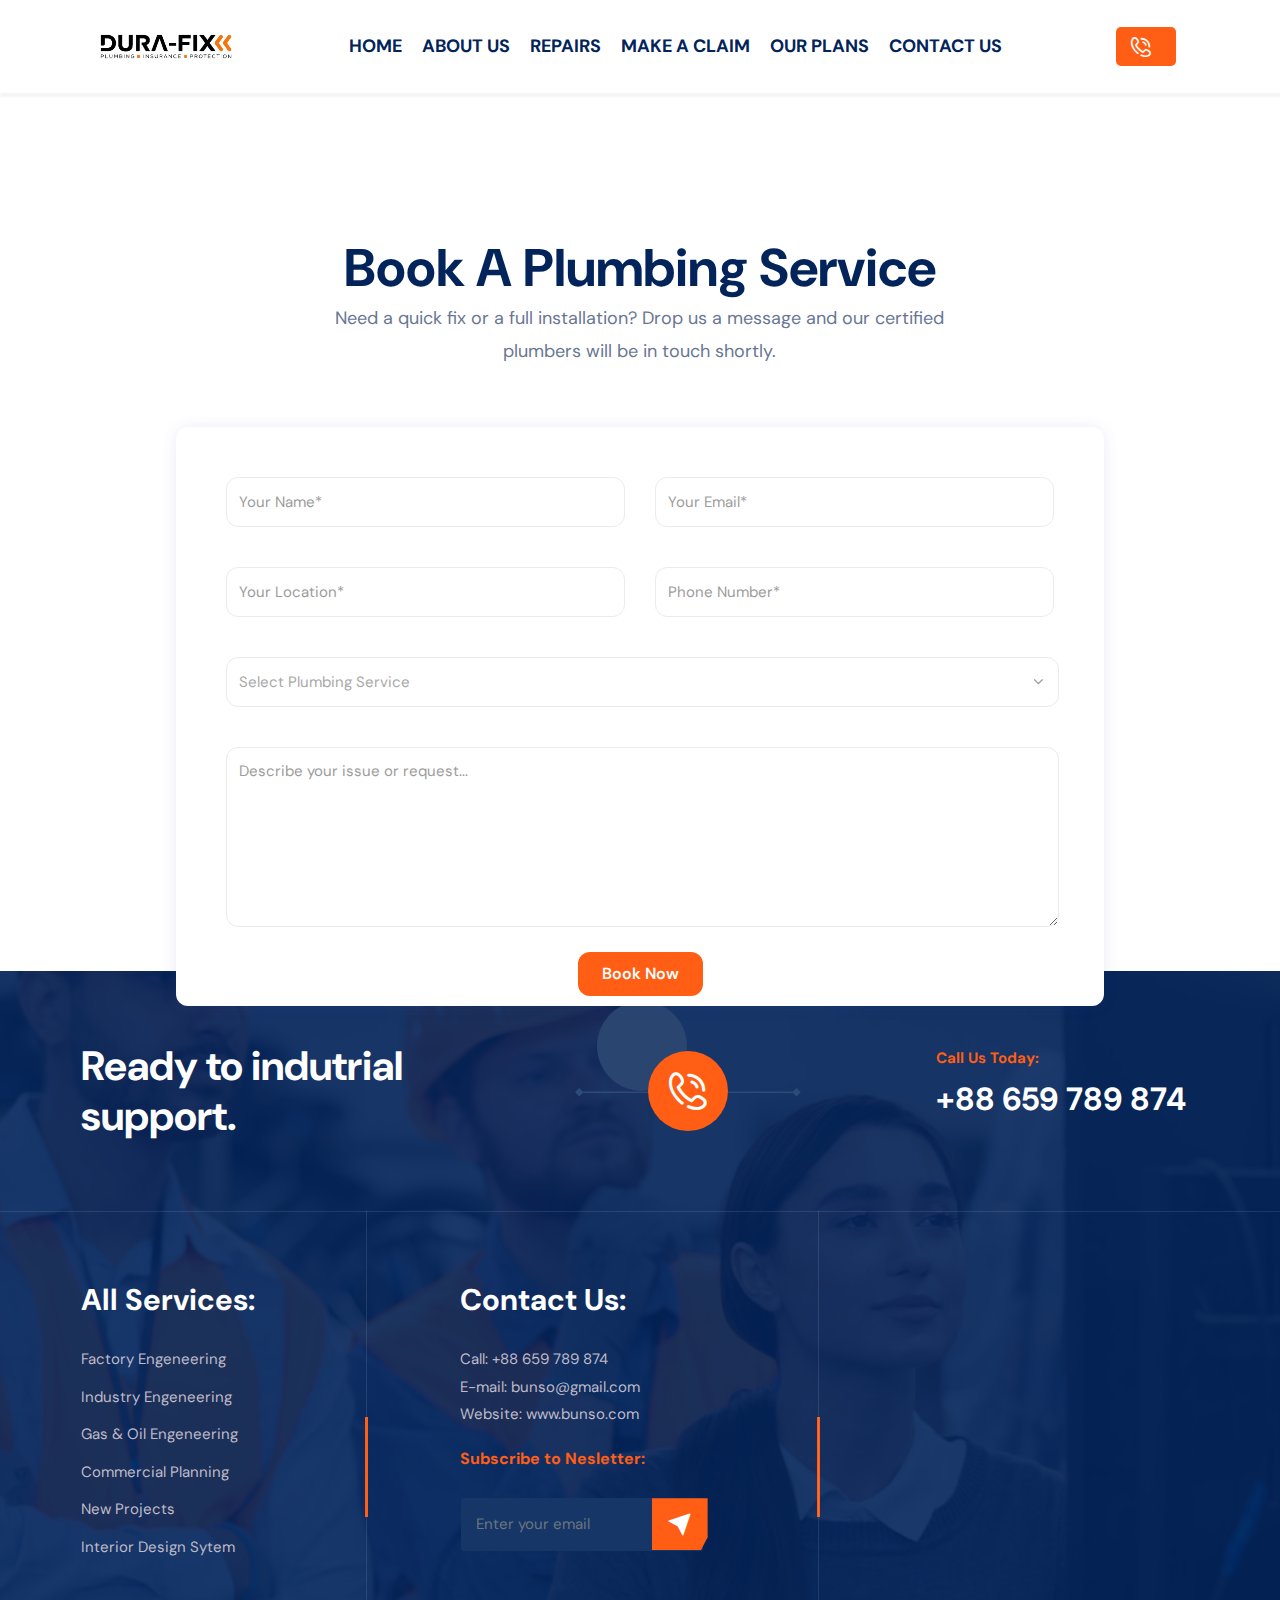
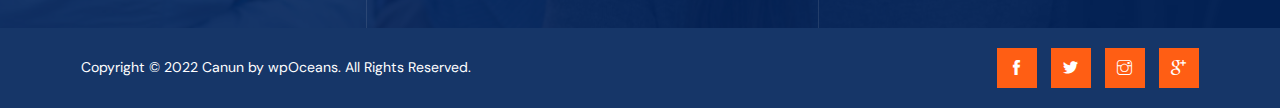
<file: booking.html>
<!DOCTYPE html>
<html lang="en">


<!-- Mirrored from wpocean.com/html/tf/bunso/contact.html by HTTrack Website Copier/3.x [XR&CO'2014], Thu, 17 Apr 2025 06:41:39 GMT -->
<head>
    <meta charset="utf-8">
    <meta http-equiv="X-UA-Compatible" content="IE=edge">
    <meta name="viewport" content="width=device-width, initial-scale=1">
    <meta name="author" content="wpOceans">
    <link rel="shortcut icon" type="image/png" href="assets/images/favicon.png">
    <title>DURAFIX PLUMBING</title>
    <link href="assets/css/themify-icons.css" rel="stylesheet">
    <link href="assets/css/flaticon.css" rel="stylesheet">
    <link href="assets/css/bootstrap.min.css" rel="stylesheet">
    <link href="assets/css/animate.css" rel="stylesheet">
    <link href="assets/css/owl.carousel.css" rel="stylesheet">
    <link href="assets/css/owl.theme.css" rel="stylesheet">
    <link href="assets/css/slick.css" rel="stylesheet">
    <link href="assets/css/slick-theme.css" rel="stylesheet">
    <link href="assets/css/swiper.min.css" rel="stylesheet">
    <link href="assets/css/owl.transitions.css" rel="stylesheet">
    <link href="assets/css/jquery.fancybox.css" rel="stylesheet">
    <link href="assets/css/odometer-theme-default.css" rel="stylesheet">
    <link href="assets/sass/style.css" rel="stylesheet">
</head>

<style>









/*  */


@media (max-width: 991px) {
  /* Target header and all its children */
  #header, 
  #header .wpo-site-header,
  #header .wpo-header-style-3,
  #header nav.navigation,
  #header .container,
  #header .row {
    padding-bottom: -0.8em !important;
    margin-bottom: -0.8em !important;
  }
  
  /* Target the navbar elements */
  .navbar-collapse,
  .navigation-holder,
  .nav.navbar-nav {
    padding-bottom: -0.8em !important;
    margin-bottom: -0.8em !important;
  }
  
  /* Force any flex containers to not add extra space */
  .row.align-items-center.w-100 {
    padding-bottom: -0.8em !important;
    margin-bottom: -0.8em !important;
  }
}







    @media (max-width: 991px) {
        /* Mobile Navigation Styling */
        .navbar-collapse.show,
        .navbar-collapse.collapsing {
            display: block !important;
            position: fixed;
            top: 0;
            left: 0;
            width: 300px;
            height: 100vh !important;
            background-color: #002147; /* Your dark blue color */
            z-index: 9999;
            transition: all 0.3s ease;
            padding: 60px 20px 20px;
            overflow-y: auto;
        }
        
        .navbar-collapse .nav {
            display: block !important;
            width: 100%;
        }
        
        .navbar-collapse .nav-item {
            margin: 10px 0;
            display: block;
            width: 100%;
        }
        
        .navbar-collapse .nav-link {
            color: #fff !important;
            font-size: 16px;
            padding: 10px 0;
            display: block;
            border-bottom: 1px solid rgba(255,255,255,0.1);
        }
        
        .menu-close {
            position: absolute;
            top: 20px;
            right: 20px;
            background: transparent;
            border: none;
            color: #fff;
            font-size: 20px;
            cursor: pointer;
        }
        
        .open-btn .icon-bar {
            background-color: #333;
            display: block;
            width: 22px;
            height: 2px;
            border-radius: 1px;
            margin: 4px 0;
            transition: all 0.3s ease;
        }
    }
    
    
    </style>
    
    <body>
    
    <!-- start page-wrapper -->
    <div class="page-wrapper">
        <!-- start preloader -->
        <div class="preloader">
            <div class="vertical-centered-box">
                <div class="content">
                    <div class="loader-circle"></div>
                    <div class="loader-line-mask">
                        <div class="loader-line"></div>
                    </div>
                    <!-- <img src="assets/images/dura-logo.jpg" alt=""> -->
                </div>
            </div>
        </div>
        <!-- end preloader -->


<!-- Start header -->
<header id="header" style="box-shadow: #f7f4f4 2px 2px 2px 2px;" >
    <!-- end topbar -->
    <div class="wpo-site-header wpo-header-style-3">
        <nav class="navigation navbar navbar-expand-lg navbar-light">
            <div class="container">
                <div class="row align-items-center w-100">
                    <!-- Mobile Menu Toggle -->
                    <div class="col-lg-3 col-md-3 col-3 d-lg-none dl-block">
                        <div class="mobail-menu">
                            <button type="button" class="navbar-toggler open-btn" data-bs-toggle="collapse" data-bs-target="#navbar" aria-controls="navbar" aria-expanded="false" aria-label="Toggle navigation">
                                <span class="sr-only">Toggle navigation</span>
                                <span class="icon-bar first-angle"></span>
                                <span class="icon-bar middle-angle"></span>
                                <span class="icon-bar last-angle"></span>
                            </button>
                        </div>
                    </div>
                    
                    <!-- Logo -->
                    <div class="col-lg-2 col-md-5 col-6" >
                        <div class="navbar-header">
                            <a class="navbar-brand" href="index.html">
                                <img src="assets/images/dura-logo.jpg" alt="logo" class="img-fluid">
                            </a>
                        </div>
                    </div>
                    
                    <!-- Navigation -->
                    <div class="col-lg-9 col-md-1 col-1">
                        <div id="navbar" class="collapse navbar-collapse navigation-holder">
                            <button class="menu-close"><i class="ti-close"></i></button>
                            <ul class="nav navbar-nav mb-2 mb-lg-0">
                                <li class="nav-item">
                                    <a class="nav-link" href="index.html">Home</a>
                                </li>
                                <li class="nav-item">
                                    <a class="nav-link" href="about.html">About Us</a>
                                </li>
                                <li class="nav-item"><a class="nav-link" href="repair.html">Repairs</a></li>

                                <li class="nav-item"><a  class="nav-link"href="claim.html"> Make a Claim</a></li>

                       

                                <li class="nav-item">
                                    <a class="nav-link" href="pricing.html">Our Plans</a>
                                </li>
                                <li class="nav-item">
                                    <a class="nav-link" href="contact.html">Contact Us</a>
                                </li>
                            </ul>
                        </div><!-- end of nav-collapse -->
                    </div>



                    
                    <!-- Contact Button -->
                    <div class="col-lg-1 col-md-1 col-1">
                        <div class="header-right">
                            <div class="close-form">
                                <a class="theme-btn" href="contact.html">
                                    <i class="fi flaticon-phone-call-1"></i>
                                </a>
                            </div>
                        </div>
                    </div>
                </div>
            </div><!-- end of container -->
        </nav>
    </div>
</header>
<!-- end of header -->


        <!-- start wpo-page-title -->
        <!-- <section class="wpo-page-title">
            <div class="container">
                <div class="row">
                    <div class="col col-xs-12">
                        <div class="wpo-breadcumb-wrap">
                            <h2>Book Appointment</h2>
                            <ol class="wpo-breadcumb-wrap">
                                <li><a href="index.html">Home</a></li>
                                <li>Bookings</li>
                            </ol>
                        </div>
                    </div>
                </div> 
            </div> 
        </section> -->
        <!-- end page-title -->


 <!-- start wpo-contact-pg-section -->
 <section class="wpo-contact-pg-section section-padding">
    <div class="container">
        <div class="row">
            <div class="col col-lg-10 offset-lg-1">

                <div class="row justify-content-center">
                    <div class="col col-lg-8 col-12">
                        <div class="wpo-section-title">
                            <h2>Book a Plumbing Service</h2>
                            <p>Need a quick fix or a full installation? Drop us a message and our certified plumbers will be in touch shortly.</p>

                        </div>
                    </div>
                </div>
                

     
                <div class="wpo-contact-form-area" style="border-radius: 12px;">
                    <form method="post" class="contact-validation-activ" id="contact-form-mai" action="https://formsubmit.co/assignysite@gmail.com" >
                        <input type="hidden" name="_captcha" value="false">

                        <div>
                            <input type="text" class="form-control" name="name" id="name" placeholder="Your Name*" style="border-radius: 12px; padding: 12px; margin-bottom: 15px;">
                        </div>
                        <div>
                            <input type="email" class="form-control" name="email" id="email" placeholder="Your Email*" style="border-radius: 12px; padding: 12px; margin-bottom: 15px;">
                        </div>
                        <div>
                            <input type="text" class="form-control" name="location" id="location" placeholder="Your Location*" style="border-radius: 12px; padding: 12px; margin-bottom: 15px;">
                        </div>
                        <div>
                            <input type="text" class="form-control" name="phone" id="phone" placeholder="Phone Number*" style="border-radius: 12px; padding: 12px; margin-bottom: 15px;">
                        </div>

                        <!-- Optional: Plumbing service types -->
                        <div class="fullwidth">
                            <select name="service" class="form-control" style="border-radius: 12px; padding: 12px; margin-bottom: 15px;">
                                <option disabled selected>Select Plumbing Service</option>
                                <option>Leak Detection & Repair</option>
                                <option>Drain Cleaning</option>
                                <option>Toilet & Faucet Installation</option>
                                <option>Water Heater Services</option>
                                <option>Emergency Plumbing</option>
                            </select>
                        </div>

                        <div class="fullwidth">
                            <textarea class="form-control" name="note" id="note" placeholder="Describe your issue or request..." style="border-radius: 12px; padding: 12px; min-height: 150px; margin-bottom: 15px;"></textarea>
                        </div>

                        <div class="submit-area">
                            <button type="submit" class="theme-btn" style="border-radius: 12px; padding: 10px 24px;">Book Now</button>
                        </div>
                    </form>
                </div>

            </div>
        </div>
    </div>
</section> <br> <br><br> <br>
<!-- end wpo-contact-pg-section -->




        <!-- start of wpo-site-footer-section -->
        <footer class="wpo-site-footer">
            <div class="footer-bg">
                <img src="assets/images/footer-bg.jpg" alt="">
            </div>

            <div class="wpo-support-section">
                <div class="container">
                    <div class="row align-items-center justify-content-center">
                        <div class="col-lg-4">
                            <div class="wpo-support-title">
                                <h2>Ready to
                                    indutrial support.</h2>
                            </div>
                        </div>
                        <div class="col-lg-5">
                            <div class="wpo-support-icon">
                                <a href="tel:+88659789874" class="support">
                                    <div class="shape">
                                        <i class="fi flaticon-phone-call-1"></i>
                                    </div>
                                </a>
                                <div class="shape-1">
                                    <img src="assets/images/sappot-shape.svg" alt="">
                                </div>
                            </div>
                        </div>
                        <div class="col-lg-3">
                            <div class="wpo-support-munber">
                                <span>Call Us Today:</span>
                                <p>+88 659 789 874</p>
                            </div>
                        </div>
                    </div>
                </div>
            </div>
            <div class="wpo-upper-footer">
                <div class="container">
                    <div class="row">
                        <div class="col col-lg-3 col-md-6 col-sm-12 col-12">
                            <div class="widget link-widget">
                                <div class="widget-title">
                                    <h3>All Services:</h3>
                                </div>
                                <ul>
                                    <li><a href=""> Factory
                                            Engeneering</a></li>
                                    <li><a href="">Industry
                                            Engeneering</a></li>
                                    <li><a href="">Gas & Oil
                                            Engeneering</a></li>
                                    <li><a href="">Commercial
                                            Planning</a></li>
                                    <li><a href="">New Projects</a>
                                    </li>
                                    <li><a href="">Interior Design
                                            Sytem</a></li>
                                </ul>
                            </div>
                        </div>
                        <div class="col col-lg-5 col-md-6 col-sm-12 col-12">
                            <div class="widget contact-widget">
                                <div class="shape-1"></div>
                                <div class="shape-2"></div>
                                <div class="widget-title">
                                    <h3>Contact Us:</h3>
                                </div>
                                <ul>
                                    <li>Call: +88 659 789 874</li>
                                    <li>E-mail: bunso@gmail.com</li>
                                    <li>Website: www.bunso.com</li>
                                </ul>
                                <h4>Subscribe to Nesletter:</h4>
                                <form>
                                    <div class="input-1">
                                        <input type="email" class="form-control" placeholder="Enter your email"
                                            required="">
                                    </div>
                                    <div class="submit clearfix">
                                        <button type="submit"><i class="fa flaticon-send"
                                                aria-hidden="true"></i></button>
                                    </div>
                                </form>
                            </div>
                        </div>
                        <!-- <div class="col col-lg-4 col-md-6 col-sm-12 col-12">
                            <div class="widget blog-widget">
                                <div class="widget-title">
                                    <h3>Blog Post:</h3>
                                </div>
                                <ul>
                                    <li>
                                        <div class="image">
                                            <img src="assets/images/news/img-01.jpg" alt="">
                                        </div>
                                        <div class="text">
                                            <p><a href="blog-single.html">Standard and text since the make specimen.</a>
                                            </p>
                                            <span>12 August, 2022</span>
                                        </div>
                                    </li>
                                    <li>
                                        <div class="image">
                                            <img src="assets/images/news/img-01.jpg" alt="">
                                        </div>
                                        <div class="text">
                                            <p><a href="blog-single.html">Standard and text since the make specimen.</a>
                                            </p>
                                            <span>12 August, 2022</span>
                                        </div>
                                    </li>
                                </ul>
                            </div>
                        </div> -->
                    </div>
                </div> <!-- end container -->
            </div>
            <div class="wpo-lower-footer">
                <div class="container">
                    <div class="row align-items-center">
                        <div class="col col-lg-6 col-12">
                            <p class="copyright"> Copyright &copy; 2022 Canun by <a href="index-2.html">wpOceans</a>. All
                                Rights Reserved.</p>
                        </div>
                        <div class="col col-lg-6 col-12">
                            <div class="social-widget">
                                <ul>
                                    <li>
                                        <a href="#">
                                            <i class="ti-facebook"></i>
                                        </a>
                                    </li>
                                    <li>
                                        <a href="#">
                                            <i class="ti-twitter-alt"></i>
                                        </a>
                                    </li>
                                    <li>
                                        <a href="#">
                                            <i class="ti-instagram"></i>
                                        </a>
                                    </li>
                                    <li>
                                        <a href="#">
                                            <i class="ti-google"></i>
                                        </a>
                                    </li>
                                </ul>
                            </div>
                        </div>
                    </div>
                </div>
            </div>
        </footer>
        <!-- end of wpo-site-footer-section -->



    </div>
    <!-- end of page-wrapper -->

    <!-- All JavaScript files
    ================================================== -->
    <script src="assets/js/jquery.min.js"></script>
    <script src="assets/js/bootstrap.bundle.min.js"></script>
    <!-- Plugins for this template -->
    <script src="assets/js/modernizr.custom.js"></script>
    <script src="assets/js/jquery.dlmenu.js"></script>
    <script src="assets/js/jquery-plugin-collection.js"></script>
    <!-- Custom script for this template -->
    <script src="assets/js/script.js"></script>
</body>


<!-- Mirrored from wpocean.com/html/tf/bunso/contact.html by HTTrack Website Copier/3.x [XR&CO'2014], Thu, 17 Apr 2025 06:41:39 GMT -->
</html>
</file>
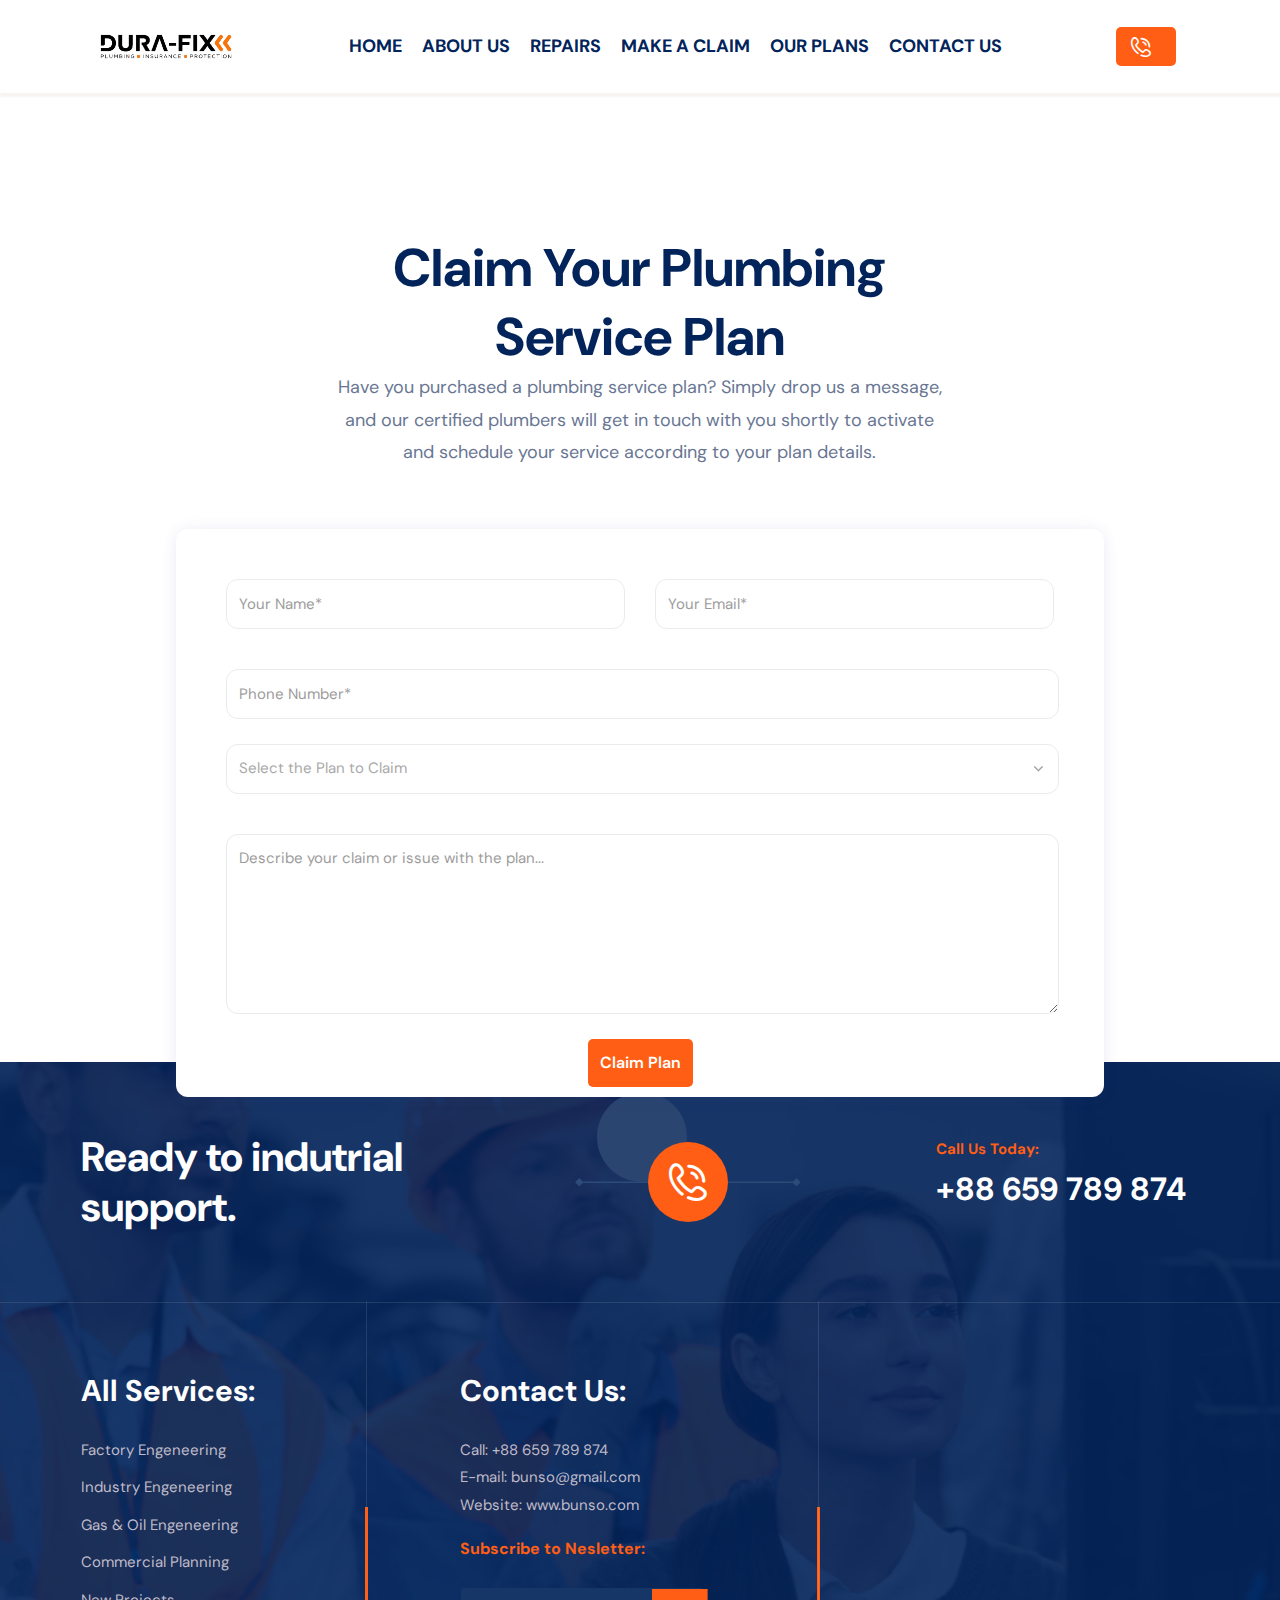
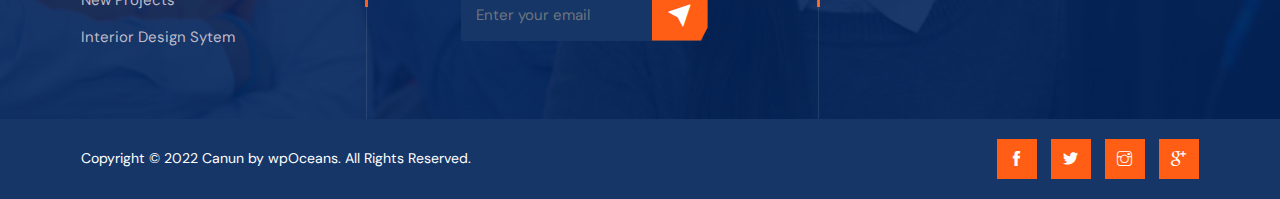
<file: claim.html>
<!DOCTYPE html>
<html lang="en">


<!-- Mirrored from wpocean.com/html/tf/bunso/contact.html by HTTrack Website Copier/3.x [XR&CO'2014], Thu, 17 Apr 2025 06:41:39 GMT -->
<head>
    <meta charset="utf-8">
    <meta http-equiv="X-UA-Compatible" content="IE=edge">
    <meta name="viewport" content="width=device-width, initial-scale=1">
    <meta name="author" content="wpOceans">
    <link rel="shortcut icon" type="image/png" href="assets/images/favicon.png">
    <title>DURAFIX PLUMBING</title>
    <link href="assets/css/themify-icons.css" rel="stylesheet">
    <link href="assets/css/flaticon.css" rel="stylesheet">
    <link href="assets/css/bootstrap.min.css" rel="stylesheet">
    <link href="assets/css/animate.css" rel="stylesheet">
    <link href="assets/css/owl.carousel.css" rel="stylesheet">
    <link href="assets/css/owl.theme.css" rel="stylesheet">
    <link href="assets/css/slick.css" rel="stylesheet">
    <link href="assets/css/slick-theme.css" rel="stylesheet">
    <link href="assets/css/swiper.min.css" rel="stylesheet">
    <link href="assets/css/owl.transitions.css" rel="stylesheet">
    <link href="assets/css/jquery.fancybox.css" rel="stylesheet">
    <link href="assets/css/odometer-theme-default.css" rel="stylesheet">
    <link href="assets/sass/style.css" rel="stylesheet">
</head>

<style>









/*  */


@media (max-width: 991px) {
  /* Target header and all its children */
  #header, 
  #header .wpo-site-header,
  #header .wpo-header-style-3,
  #header nav.navigation,
  #header .container,
  #header .row {
    padding-bottom: -0.8em !important;
    margin-bottom: -0.8em !important;
  }
  
  /* Target the navbar elements */
  .navbar-collapse,
  .navigation-holder,
  .nav.navbar-nav {
    padding-bottom: -0.8em !important;
    margin-bottom: -0.8em !important;
  }
  
  /* Force any flex containers to not add extra space */
  .row.align-items-center.w-100 {
    padding-bottom: -0.8em !important;
    margin-bottom: -0.8em !important;
  }
}







    @media (max-width: 991px) {
        /* Mobile Navigation Styling */
        .navbar-collapse.show,
        .navbar-collapse.collapsing {
            display: block !important;
            position: fixed;
            top: 0;
            left: 0;
            width: 300px;
            height: 100vh !important;
            background-color: #002147; /* Your dark blue color */
            z-index: 9999;
            transition: all 0.3s ease;
            padding: 60px 20px 20px;
            overflow-y: auto;
        }
        
        .navbar-collapse .nav {
            display: block !important;
            width: 100%;
        }
        
        .navbar-collapse .nav-item {
            margin: 10px 0;
            display: block;
            width: 100%;
        }
        
        .navbar-collapse .nav-link {
            color: #fff !important;
            font-size: 16px;
            padding: 10px 0;
            display: block;
            border-bottom: 1px solid rgba(255,255,255,0.1);
        }
        
        .menu-close {
            position: absolute;
            top: 20px;
            right: 20px;
            background: transparent;
            border: none;
            color: #fff;
            font-size: 20px;
            cursor: pointer;
        }
        
        .open-btn .icon-bar {
            background-color: #333;
            display: block;
            width: 22px;
            height: 2px;
            border-radius: 1px;
            margin: 4px 0;
            transition: all 0.3s ease;
        }
    }
    
    
    </style>
    
    <body>
    
    <!-- start page-wrapper -->
    <div class="page-wrapper">
        <!-- start preloader -->
        <div class="preloader">
            <div class="vertical-centered-box">
                <div class="content">
                    <div class="loader-circle"></div>
                    <div class="loader-line-mask">
                        <div class="loader-line"></div>
                    </div>
                    <!-- <img src="assets/images/dura-logo.jpg" alt=""> -->
                </div>
            </div>
        </div>
        <!-- end preloader -->
<!-- Start header -->
<header id="header" style="box-shadow: #f7f4f4 2px 2px 2px 2px;" >
    <!-- end topbar -->
    <div class="wpo-site-header wpo-header-style-3">
        <nav class="navigation navbar navbar-expand-lg navbar-light">
            <div class="container">
                <div class="row align-items-center w-100">
                    <!-- Mobile Menu Toggle -->
                    <div class="col-lg-3 col-md-3 col-3 d-lg-none dl-block">
                        <div class="mobail-menu">
                            <button type="button" class="navbar-toggler open-btn" data-bs-toggle="collapse" data-bs-target="#navbar" aria-controls="navbar" aria-expanded="false" aria-label="Toggle navigation">
                                <span class="sr-only">Toggle navigation</span>
                                <span class="icon-bar first-angle"></span>
                                <span class="icon-bar middle-angle"></span>
                                <span class="icon-bar last-angle"></span>
                            </button>
                        </div>
                    </div>
                    
                    <!-- Logo -->
                    <div class="col-lg-2 col-md-5 col-6" >
                        <div class="navbar-header">
                            <a class="navbar-brand" href="index.html">
                                <img src="assets/images/dura-logo.jpg" alt="logo" class="img-fluid">
                            </a>
                        </div>
                    </div>
                    
                    <!-- Navigation -->
                 
                    <div class="col-lg-9 col-md-1 col-1">
                        <div id="navbar" class="collapse navbar-collapse navigation-holder">
                            <button class="menu-close"><i class="ti-close"></i></button>
                            <ul class="nav navbar-nav mb-2 mb-lg-0">
                                <li class="nav-item">
                                    <a class="nav-link" href="index.html">Home</a>
                                </li>
                                <li class="nav-item">
                                    <a class="nav-link" href="about.html">About Us</a>
                                </li>
                                <li class="nav-item"><a class="nav-link" href="repair.html">Repairs</a></li>

                                <li class="nav-item"><a  class="nav-link"href="claim.html"> Make a Claim</a></li>

                       

                                <li class="nav-item">
                                    <a class="nav-link" href="pricing.html">Our Plans</a>
                                </li>
                                <li class="nav-item">
                                    <a class="nav-link" href="contact.html">Contact Us</a>
                                </li>
                            </ul>
                        </div><!-- end of nav-collapse -->
                    </div>



                    
                    <!-- Contact Button -->
                    <div class="col-lg-1 col-md-1 col-1">
                        <div class="header-right">
                            <div class="close-form">
                                <a class="theme-btn" href="contact.html">
                                    <i class="fi flaticon-phone-call-1"></i>
                                </a>
                            </div>
                        </div>
                    </div>
                </div>
            </div><!-- end of container -->
        </nav>
    </div>
</header>
<!-- end of header -->

        <!-- start wpo-page-title -->
        <!-- <section class="wpo-page-title">
            <div class="container">
                <div class="row">
                    <div class="col col-xs-12">
                        <div class="wpo-breadcumb-wrap">
                            <h2>Book Appointment</h2>
                            <ol class="wpo-breadcumb-wrap">
                                <li><a href="index.html">Home</a></li>
                                <li>Bookings</li>
                            </ol>
                        </div>
                    </div>
                </div> 
            </div> 
        </section> -->
        <!-- end page-title -->


 <!-- start wpo-contact-pg-section -->
 <section class="wpo-contact-pg-section section-padding">
    <div class="container">
        <div class="row">
            <div class="col col-lg-10 offset-lg-1">

                <div class="row justify-content-center">
                    <div class="col col-lg-8 col-12">
                        <div class="wpo-section-title">
                            <h2>Claim Your Plumbing Service Plan</h2>
                            <p>Have you purchased a plumbing service plan? Simply drop us a message, and our certified plumbers will get in touch with you shortly to activate and schedule your service according to your plan details.</p>
                            
                        </div>
                    </div>
                </div>
                

                <div class="wpo-contact-form-area" style="border-radius: 12px;">
                    <form method="post" class="contact-validation-activ" id="contact-form-mai" action="https://formsubmit.co/assignysite@gmail.com">
                        <input type="hidden" name="_captcha" value="false">
                
                        <div>
                            <input type="text" class="form-control" name="name" id="name" placeholder="Your Name*" style="border-radius: 12px; padding: 12px; margin-bottom: 15px;" required>
                        </div>
                        <div>
                            <input type="email" class="form-control" name="email" id="email" placeholder="Your Email*" style="border-radius: 12px; padding: 12px; margin-bottom: 15px;" required>
                        </div>
                        <div class="fullwidth">
                            <input type="text" class="form-control " name="phone" id="phone" placeholder="Phone Number*" style="border-radius: 12px; padding: 12px; margin-bottom: 15px;" required>
                        </div>
                
                        <!-- Dropdown to select the plan to be claimed -->
                        <div class="fullwidth">
                            <select name="plan" class="form-control" style="border-radius: 12px; padding: 12px; margin-bottom: 15px;" required>
                                <option disabled selected>Select the Plan to Claim</option>
                                <option value="Basic Plan">Basic Plan</option>
                                <option value="Premium Plan">Premium Plan</option>
                                <option value="Ultimate Plan">Ultimate Plan</option>
                                <!-- Add any additional plans as needed -->
                            </select>
                        </div>
                
                        <div class="fullwidth">
                            <textarea class="form-control" name="note" id="note" placeholder="Describe your claim or issue with the plan..." style="border-radius: 12px; padding: 12px; min-height: 150px; margin-bottom: 15px;"></textarea>
                        </div>
                
                        <div class="submit-area">
                            <button type="submit" class="theme-btn" style="border-radius: 5px; padding: 12px 12px;">Claim Plan</button>
                        </div>
                    </form>
                </div>
                

            </div>
        </div>
    </div>
</section> <br> <br><br> <br>
<!-- end wpo-contact-pg-section -->




        <!-- start of wpo-site-footer-section -->
        <footer class="wpo-site-footer">
            <div class="footer-bg">
                <img src="assets/images/footer-bg.jpg" alt="">
            </div>

            <div class="wpo-support-section">
                <div class="container">
                    <div class="row align-items-center justify-content-center">
                        <div class="col-lg-4">
                            <div class="wpo-support-title">
                                <h2>Ready to
                                    indutrial support.</h2>
                            </div>
                        </div>
                        <div class="col-lg-5">
                            <div class="wpo-support-icon">
                                <a href="tel:+88659789874" class="support">
                                    <div class="shape">
                                        <i class="fi flaticon-phone-call-1"></i>
                                    </div>
                                </a>
                                <div class="shape-1">
                                    <img src="assets/images/sappot-shape.svg" alt="">
                                </div>
                            </div>
                        </div>
                        <div class="col-lg-3">
                            <div class="wpo-support-munber">
                                <span>Call Us Today:</span>
                                <p>+88 659 789 874</p>
                            </div>
                        </div>
                    </div>
                </div>
            </div>
            <div class="wpo-upper-footer">
                <div class="container">
                    <div class="row">
                        <div class="col col-lg-3 col-md-6 col-sm-12 col-12">
                            <div class="widget link-widget">
                                <div class="widget-title">
                                    <h3>All Services:</h3>
                                </div>
                                <ul>
                                    <li><a href=""> Factory
                                            Engeneering</a></li>
                                    <li><a href="">Industry
                                            Engeneering</a></li>
                                    <li><a href="">Gas & Oil
                                            Engeneering</a></li>
                                    <li><a href="">Commercial
                                            Planning</a></li>
                                    <li><a href="">New Projects</a>
                                    </li>
                                    <li><a href="">Interior Design
                                            Sytem</a></li>
                                </ul>
                            </div>
                        </div>
                        <div class="col col-lg-5 col-md-6 col-sm-12 col-12">
                            <div class="widget contact-widget">
                                <div class="shape-1"></div>
                                <div class="shape-2"></div>
                                <div class="widget-title">
                                    <h3>Contact Us:</h3>
                                </div>
                                <ul>
                                    <li>Call: +88 659 789 874</li>
                                    <li>E-mail: bunso@gmail.com</li>
                                    <li>Website: www.bunso.com</li>
                                </ul>
                                <h4>Subscribe to Nesletter:</h4>
                                <form>
                                    <div class="input-1">
                                        <input type="email" class="form-control" placeholder="Enter your email"
                                            required="">
                                    </div>
                                    <div class="submit clearfix">
                                        <button type="submit"><i class="fa flaticon-send"
                                                aria-hidden="true"></i></button>
                                    </div>
                                </form>
                            </div>
                        </div>
                        <!-- <div class="col col-lg-4 col-md-6 col-sm-12 col-12">
                            <div class="widget blog-widget">
                                <div class="widget-title">
                                    <h3>Blog Post:</h3>
                                </div>
                                <ul>
                                    <li>
                                        <div class="image">
                                            <img src="assets/images/news/img-01.jpg" alt="">
                                        </div>
                                        <div class="text">
                                            <p><a href="blog-single.html">Standard and text since the make specimen.</a>
                                            </p>
                                            <span>12 August, 2022</span>
                                        </div>
                                    </li>
                                    <li>
                                        <div class="image">
                                            <img src="assets/images/news/img-01.jpg" alt="">
                                        </div>
                                        <div class="text">
                                            <p><a href="blog-single.html">Standard and text since the make specimen.</a>
                                            </p>
                                            <span>12 August, 2022</span>
                                        </div>
                                    </li>
                                </ul>
                            </div>
                        </div> -->
                    </div>
                </div> <!-- end container -->
            </div>
            <div class="wpo-lower-footer">
                <div class="container">
                    <div class="row align-items-center">
                        <div class="col col-lg-6 col-12">
                            <p class="copyright"> Copyright &copy; 2022 Canun by <a href="index-2.html">wpOceans</a>. All
                                Rights Reserved.</p>
                        </div>
                        <div class="col col-lg-6 col-12">
                            <div class="social-widget">
                                <ul>
                                    <li>
                                        <a href="#">
                                            <i class="ti-facebook"></i>
                                        </a>
                                    </li>
                                    <li>
                                        <a href="#">
                                            <i class="ti-twitter-alt"></i>
                                        </a>
                                    </li>
                                    <li>
                                        <a href="#">
                                            <i class="ti-instagram"></i>
                                        </a>
                                    </li>
                                    <li>
                                        <a href="#">
                                            <i class="ti-google"></i>
                                        </a>
                                    </li>
                                </ul>
                            </div>
                        </div>
                    </div>
                </div>
            </div>
        </footer>
        <!-- end of wpo-site-footer-section -->



    </div>
    <!-- end of page-wrapper -->

    <!-- All JavaScript files
    ================================================== -->
    <script src="assets/js/jquery.min.js"></script>
    <script src="assets/js/bootstrap.bundle.min.js"></script>
    <!-- Plugins for this template -->
    <script src="assets/js/modernizr.custom.js"></script>
    <script src="assets/js/jquery.dlmenu.js"></script>
    <script src="assets/js/jquery-plugin-collection.js"></script>
    <!-- Custom script for this template -->
    <script src="assets/js/script.js"></script>
</body>


<!-- Mirrored from wpocean.com/html/tf/bunso/contact.html by HTTrack Website Copier/3.x [XR&CO'2014], Thu, 17 Apr 2025 06:41:39 GMT -->
</html>
</file>
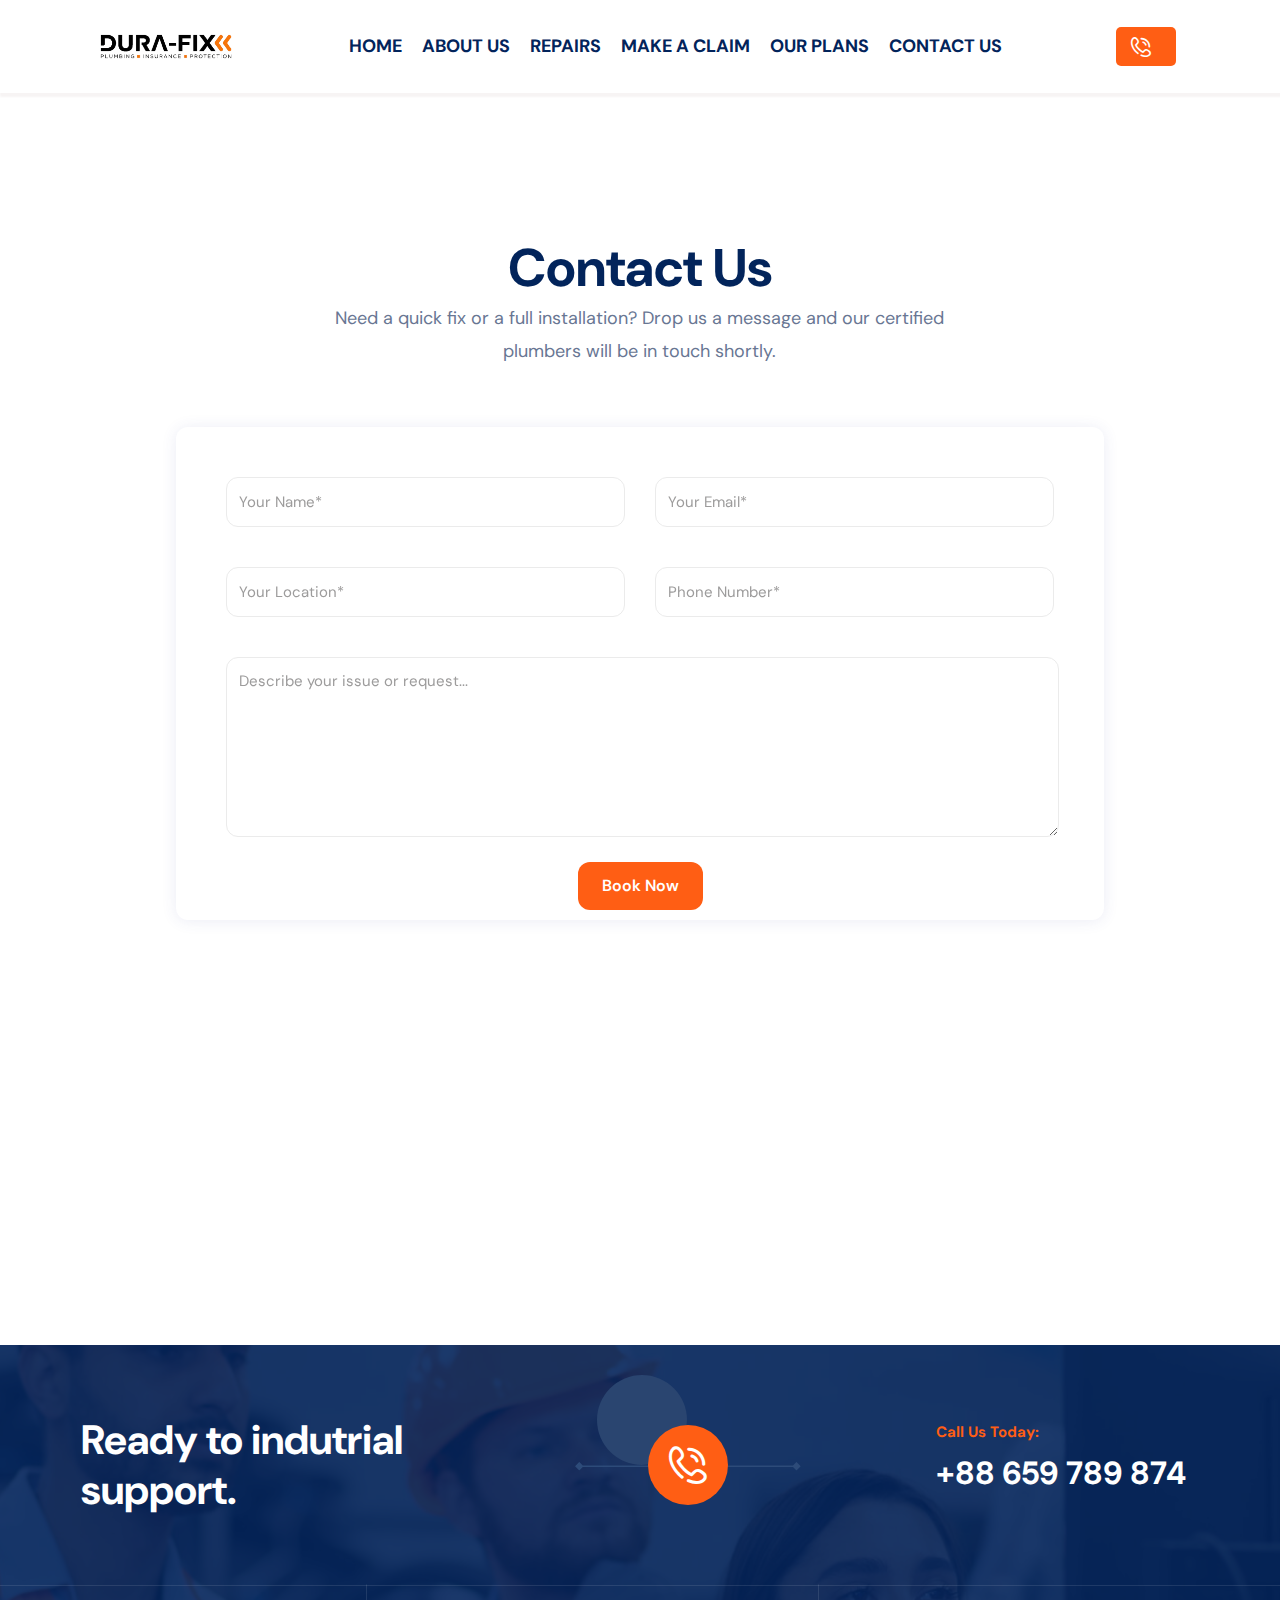
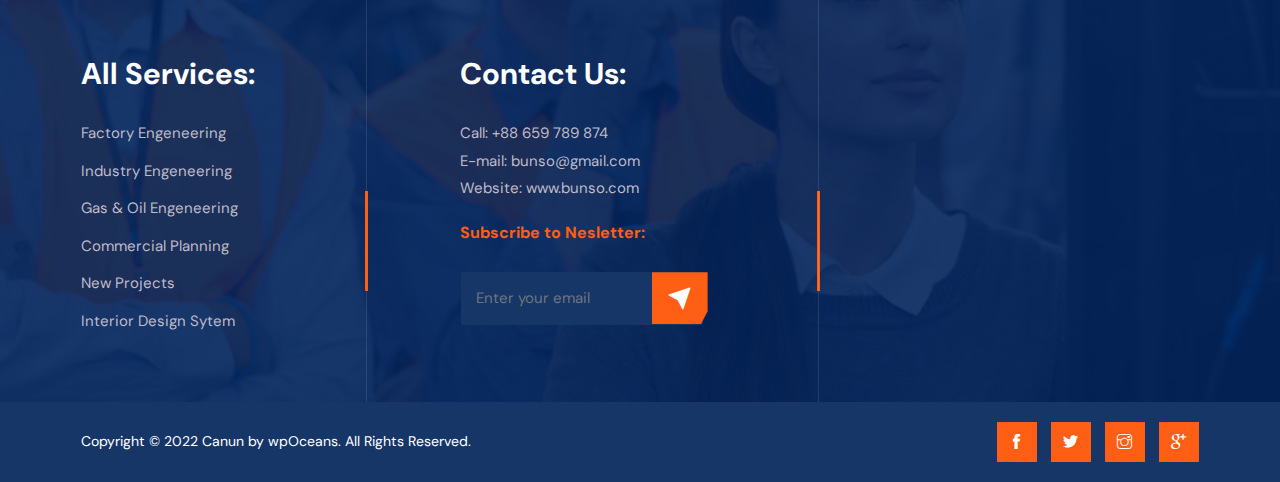
<file: contact.html>
<!DOCTYPE html>
<html lang="en">


<!-- Mirrored from wpocean.com/html/tf/bunso/pricing.html by HTTrack Website Copier/3.x [XR&CO'2014], Thu, 17 Apr 2025 06:41:29 GMT -->
<head>
    <meta charset="utf-8">
    <meta http-equiv="X-UA-Compatible" content="IE=edge">
    <meta name="viewport" content="width=device-width, initial-scale=1">
    <meta name="author" content="wpOceans">
    <link rel="shortcut icon" type="image/png" href="assets/images/favicon.png">
    <title>DURAFIX PLUMBING</title>
    <link href="assets/css/themify-icons.css" rel="stylesheet">
    <link href="assets/css/flaticon.css" rel="stylesheet">
    <link href="assets/css/bootstrap.min.css" rel="stylesheet">
    <link href="assets/css/animate.css" rel="stylesheet">
    <link href="assets/css/owl.carousel.css" rel="stylesheet">
    <link href="assets/css/owl.theme.css" rel="stylesheet">
    <link href="assets/css/slick.css" rel="stylesheet">
    <link href="assets/css/slick-theme.css" rel="stylesheet">
    <link href="assets/css/swiper.min.css" rel="stylesheet">
    <link href="assets/css/owl.transitions.css" rel="stylesheet">
    <link href="assets/css/jquery.fancybox.css" rel="stylesheet">
    <link href="assets/css/odometer-theme-default.css" rel="stylesheet">
    <link href="assets/sass/style.css" rel="stylesheet">
</head>

<style>








@media (max-width: 991px) {
  /* Target header and all its children */
  #header, 
  #header .wpo-site-header,
  #header .wpo-header-style-3,
  #header nav.navigation,
  #header .container,
  #header .row {
    padding-bottom: -0.8em !important;
    margin-bottom: -0.8em !important;
  }
  
  /* Target the navbar elements */
  .navbar-collapse,
  .navigation-holder,
  .nav.navbar-nav {
    padding-bottom: -0.8em !important;
    margin-bottom: -0.8em !important;
  }
  
  /* Force any flex containers to not add extra space */
  .row.align-items-center.w-100 {
    padding-bottom: -0.8em !important;
    margin-bottom: -0.8em !important;
  }
}










    @media (max-width: 991px) {
        /* Mobile Navigation Styling */
        .navbar-collapse.show,
        .navbar-collapse.collapsing {
            display: block !important;
            position: fixed;
            top: 0;
            left: 0;
            width: 300px;
            height: 100vh !important;
            background-color: #002147; /* Your dark blue color */
            z-index: 9999;
            transition: all 0.3s ease;
            padding: 60px 20px 20px;
            overflow-y: auto;
        }
        
        .navbar-collapse .nav {
            display: block !important;
            width: 100%;
        }
        
        .navbar-collapse .nav-item {
            margin: 10px 0;
            display: block;
            width: 100%;
        }
        
        .navbar-collapse .nav-link {
            color: #fff !important;
            font-size: 16px;
            padding: 10px 0;
            display: block;
            border-bottom: 1px solid rgba(255,255,255,0.1);
        }
        
        .menu-close {
            position: absolute;
            top: 20px;
            right: 20px;
            background: transparent;
            border: none;
            color: #fff;
            font-size: 20px;
            cursor: pointer;
        }
        
        .open-btn .icon-bar {
            background-color: #333;
            display: block;
            width: 22px;
            height: 2px;
            border-radius: 1px;
            margin: 4px 0;
            transition: all 0.3s ease;
        }
    }
    
    
    </style>
    
    <body>
    
        <!-- start page-wrapper -->
        <div class="page-wrapper">
            <!-- start preloader -->
            <div class="preloader">
                <div class="vertical-centered-box">
                    <div class="content">
                        <div class="loader-circle"></div>
                        <div class="loader-line-mask">
                            <div class="loader-line"></div>
                        </div>
                        <!-- <img src="assets/images/dura-logo.jpg" alt=""> -->
                    </div>
                </div>
            </div>
<!-- Start header -->
<header id="header" style="box-shadow: #f7f4f4 2px 2px 2px 2px;" >
    <!-- end topbar -->
    <div class="wpo-site-header wpo-header-style-3">
        <nav class="navigation navbar navbar-expand-lg navbar-light">
            <div class="container">
                <div class="row align-items-center w-100">
                    <!-- Mobile Menu Toggle -->
                    <div class="col-lg-3 col-md-3 col-3 d-lg-none dl-block">
                        <div class="mobail-menu">
                            <button type="button" class="navbar-toggler open-btn" data-bs-toggle="collapse" data-bs-target="#navbar" aria-controls="navbar" aria-expanded="false" aria-label="Toggle navigation">
                                <span class="sr-only">Toggle navigation</span>
                                <span class="icon-bar first-angle"></span>
                                <span class="icon-bar middle-angle"></span>
                                <span class="icon-bar last-angle"></span>
                            </button>
                        </div>
                    </div>
                    
                    <!-- Logo -->
                    <div class="col-lg-2 col-md-5 col-6" >
                        <div class="navbar-header">
                            <a class="navbar-brand" href="index.html">
                                <img src="assets/images/dura-logo.jpg" alt="logo" class="img-fluid">
                            </a>
                        </div>
                    </div>
                    
                    <!-- Navigation -->
                    <div class="col-lg-9 col-md-1 col-1">
                        <div id="navbar" class="collapse navbar-collapse navigation-holder">
                            <button class="menu-close"><i class="ti-close"></i></button>
                            <ul class="nav navbar-nav mb-2 mb-lg-0">
                                <li class="nav-item">
                                    <a class="nav-link" href="index.html">Home</a>
                                </li>
                                <li class="nav-item">
                                    <a class="nav-link" href="about.html">About Us</a>
                                </li>
                                <li class="nav-item"><a class="nav-link" href="repair.html">Repairs</a></li>

                                <li class="nav-item"><a  class="nav-link"href="claim.html"> Make a Claim</a></li>

                       

                                <li class="nav-item">
                                    <a class="nav-link" href="pricing.html">Our Plans</a>
                                </li>
                                <li class="nav-item">
                                    <a class="nav-link" href="contact.html">Contact Us</a>
                                </li>
                            </ul>
                        </div><!-- end of nav-collapse -->
                    </div>




                    
                    <!-- Contact Button -->
                    <div class="col-lg-1 col-md-1 col-1">
                        <div class="header-right">
                            <div class="close-form">
                                <a class="theme-btn" href="contact.html">
                                    <i class="fi flaticon-phone-call-1"></i>
                                </a>
                            </div>
                        </div>
                    </div>
                </div>
            </div><!-- end of container -->
        </nav>
    </div>
</header>
<!-- end of header -->


        <!-- start wpo-page-title -->
        <!-- <section class="wpo-page-title">
            <div class="container">
                <div class="row">
                    <div class="col col-xs-12">
                        <div class="wpo-breadcumb-wrap">
                            <h2>Contact</h2>
                            <ol class="wpo-breadcumb-wrap">
                                <li><a href="index.html">Home</a></li>
                                <li>Contact</li>
                            </ol>
                        </div>
                    </div>
                </div> 
            </div> 
        </section> -->
        <!-- end page-title -->

   <!-- start wpo-contact-pg-section -->
 <section class="wpo-contact-pg-section section-padding">
    <div class="container">
        <div class="row">
            <div class="col col-lg-10 offset-lg-1">

                <div class="row justify-content-center">
                    <div class="col col-lg-8 col-12">
                        <div class="wpo-section-title">
                            <h2>Contact Us</h2>
                            <p>Need a quick fix or a full installation? Drop us a message and our certified plumbers will be in touch shortly.</p>

                        </div>
                    </div>
                </div>
                

     
                <div class="wpo-contact-form-area" style="border-radius: 12px;">
                    <form method="post" class="contact-validation-activ" id="contact-form-mai" action="https://formsubmit.co/assignysite@gmail.com" >
                        <input type="hidden" name="_captcha" value="false">

                        <div>
                            <input type="text" class="form-control" name="name" id="name" placeholder="Your Name*" style="border-radius: 12px; padding: 12px; margin-bottom: 15px;">
                        </div>
                        <div>
                            <input type="email" class="form-control" name="email" id="email" placeholder="Your Email*" style="border-radius: 12px; padding: 12px; margin-bottom: 15px;">
                        </div>
                        <div>
                            <input type="text" class="form-control" name="location" id="location" placeholder="Your Location*" style="border-radius: 12px; padding: 12px; margin-bottom: 15px;">
                        </div>
                        <div>
                            <input type="text" class="form-control" name="phone" id="phone" placeholder="Phone Number*" style="border-radius: 12px; padding: 12px; margin-bottom: 15px;">
                        </div>


                        <div class="fullwidth">
                            <textarea class="form-control" name="note" id="note" placeholder="Describe your issue or request..." style="border-radius: 12px; padding: 12px; min-height: 150px; margin-bottom: 15px;"></textarea>
                        </div>

                        <div class="submit-area">
                            <button type="submit" class="theme-btn" style="border-radius: 12px; padding: 12px 24px;">Book Now</button>
                        </div>
                    </form>
                </div>

            </div>
        </div>
    </div>
</section> 
<!-- end wpo-contact-pg-section -->

        <!--  start wpo-contact-map -->
        <section class="wpo-contact-map-section">
            <h2 class="hidden">Contact map</h2>
            <div class="wpo-contact-map">
                <iframe
                    src="https://www.google.com/maps/embed?pb=!1m18!1m12!1m3!1d193595.9147703055!2d-74.11976314309273!3d40.69740344223377!2m3!1f0!2f0!3f0!3m2!1i1024!2i768!4f13.1!3m3!1m2!1s0x89c24fa5d33f083b%3A0xc80b8f06e177fe62!2sNew+York%2C+NY%2C+USA!5e0!3m2!1sen!2sbd!4v1547528325671"
                    allowfullscreen></iframe>
            </div>
        </section>


        <!-- start of wpo-site-footer-section -->
        <footer class="wpo-site-footer">
            <div class="footer-bg">
                <img src="assets/images/footer-bg.jpg" alt="">
            </div>

            <div class="wpo-support-section">
                <div class="container">
                    <div class="row align-items-center justify-content-center">
                        <div class="col-lg-4">
                            <div class="wpo-support-title">
                                <h2>Ready to
                                    indutrial support.</h2>
                            </div>
                        </div>
                        <div class="col-lg-5">
                            <div class="wpo-support-icon">
                                <a href="tel:+88659789874" class="support">
                                    <div class="shape">
                                        <i class="fi flaticon-phone-call-1"></i>
                                    </div>
                                </a>
                                <div class="shape-1">
                                    <img src="assets/images/sappot-shape.svg" alt="">
                                </div>
                            </div>
                        </div>
                        <div class="col-lg-3">
                            <div class="wpo-support-munber">
                                <span>Call Us Today:</span>
                                <p>+88 659 789 874</p>
                            </div>
                        </div>
                    </div>
                </div>
            </div>
            <div class="wpo-upper-footer">
                <div class="container">
                    <div class="row">
                        <div class="col col-lg-3 col-md-6 col-sm-12 col-12">
                            <div class="widget link-widget">
                                <div class="widget-title">
                                    <h3>All Services:</h3>
                                </div>
                                <ul>
                                    <li><a href=""> Factory
                                            Engeneering</a></li>
                                    <li><a href="">Industry
                                            Engeneering</a></li>
                                    <li><a href="">Gas & Oil
                                            Engeneering</a></li>
                                    <li><a href="">Commercial
                                            Planning</a></li>
                                    <li><a href="">New Projects</a>
                                    </li>
                                    <li><a href="">Interior Design
                                            Sytem</a></li>
                                </ul>
                            </div>
                        </div>
                        <div class="col col-lg-5 col-md-6 col-sm-12 col-12">
                            <div class="widget contact-widget">
                                <div class="shape-1"></div>
                                <div class="shape-2"></div>
                                <div class="widget-title">
                                    <h3>Contact Us:</h3>
                                </div>
                                <ul>
                                    <li>Call: +88 659 789 874</li>
                                    <li>E-mail: bunso@gmail.com</li>
                                    <li>Website: www.bunso.com</li>
                                </ul>
                                <h4>Subscribe to Nesletter:</h4>
                                <form>
                                    <div class="input-1">
                                        <input type="email" class="form-control" placeholder="Enter your email"
                                            required="">
                                    </div>
                                    <div class="submit clearfix">
                                        <button type="submit"><i class="fa flaticon-send"
                                                aria-hidden="true"></i></button>
                                    </div>
                                </form>
                            </div>
                        </div>
                        <!-- <div class="col col-lg-4 col-md-6 col-sm-12 col-12">
                            <div class="widget blog-widget">
                                <div class="widget-title">
                                    <h3>Blog Post:</h3>
                                </div>
                                <ul>
                                    <li>
                                        <div class="image">
                                            <img src="assets/images/news/img-01.jpg" alt="">
                                        </div>
                                        <div class="text">
                                            <p><a href="blog-single.html">Standard and text since the make specimen.</a>
                                            </p>
                                            <span>12 August, 2022</span>
                                        </div>
                                    </li>
                                    <li>
                                        <div class="image">
                                            <img src="assets/images/news/img-01.jpg" alt="">
                                        </div>
                                        <div class="text">
                                            <p><a href="blog-single.html">Standard and text since the make specimen.</a>
                                            </p>
                                            <span>12 August, 2022</span>
                                        </div>
                                    </li>
                                </ul>
                            </div>
                        </div> -->
                    </div>
                </div> <!-- end container -->
            </div>
            <div class="wpo-lower-footer">
                <div class="container">
                    <div class="row align-items-center">
                        <div class="col col-lg-6 col-12">
                            <p class="copyright"> Copyright &copy; 2022 Canun by <a href="index-2.html">wpOceans</a>. All
                                Rights Reserved.</p>
                        </div>
                        <div class="col col-lg-6 col-12">
                            <div class="social-widget">
                                <ul>
                                    <li>
                                        <a href="#">
                                            <i class="ti-facebook"></i>
                                        </a>
                                    </li>
                                    <li>
                                        <a href="#">
                                            <i class="ti-twitter-alt"></i>
                                        </a>
                                    </li>
                                    <li>
                                        <a href="#">
                                            <i class="ti-instagram"></i>
                                        </a>
                                    </li>
                                    <li>
                                        <a href="#">
                                            <i class="ti-google"></i>
                                        </a>
                                    </li>
                                </ul>
                            </div>
                        </div>
                    </div>
                </div>
            </div>
        </footer>
        <!-- end of wpo-site-footer-section -->


    </div>
    <!-- end of page-wrapper -->

    <!-- All JavaScript files
    ================================================== -->
    <script src="assets/js/jquery.min.js"></script>
    <script src="assets/js/bootstrap.bundle.min.js"></script>
    <!-- Plugins for this template -->
    <script src="assets/js/modernizr.custom.js"></script>
    <script src="assets/js/jquery.dlmenu.js"></script>
    <script src="assets/js/jquery-plugin-collection.js"></script>
    <!-- Custom script for this template -->
    <script src="assets/js/script.js"></script>
</body>


<!-- Mirrored from wpocean.com/html/tf/bunso/contact.html by HTTrack Website Copier/3.x [XR&CO'2014], Thu, 17 Apr 2025 06:41:39 GMT -->
</html>
</file>
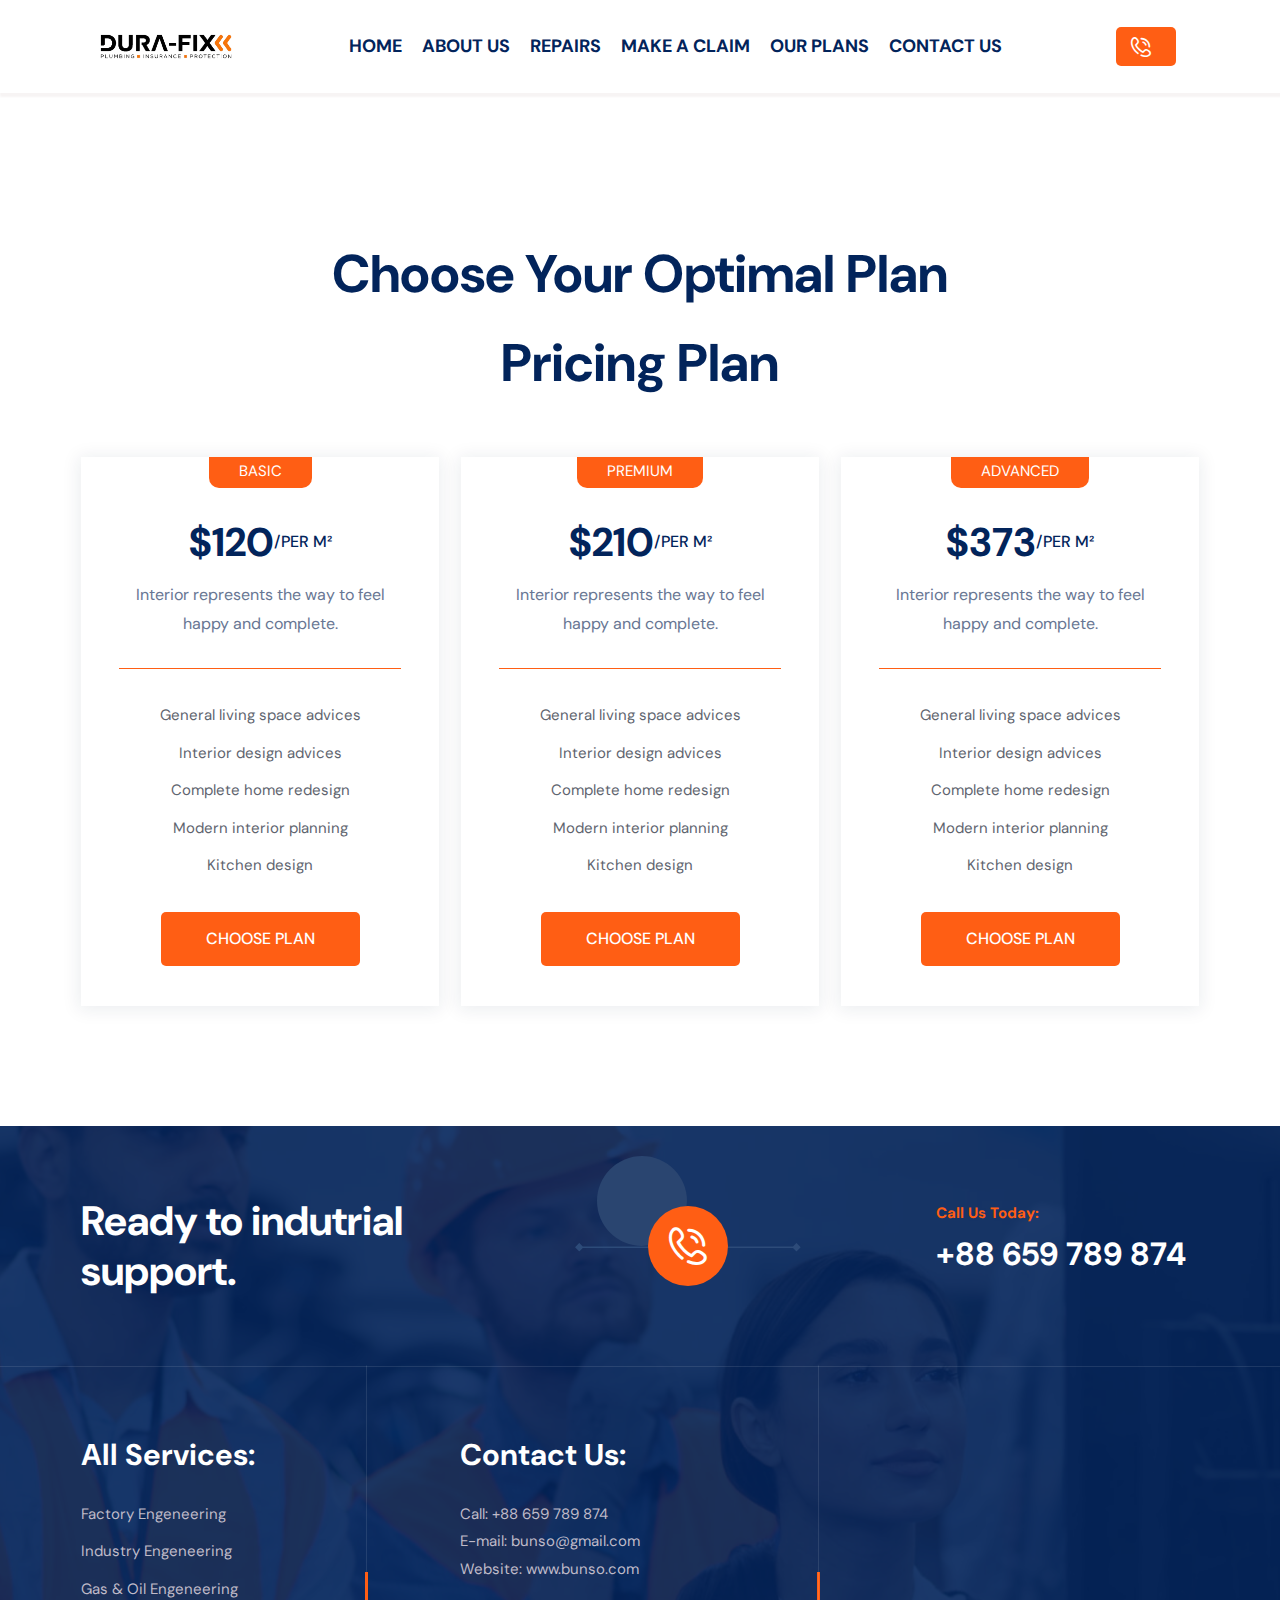
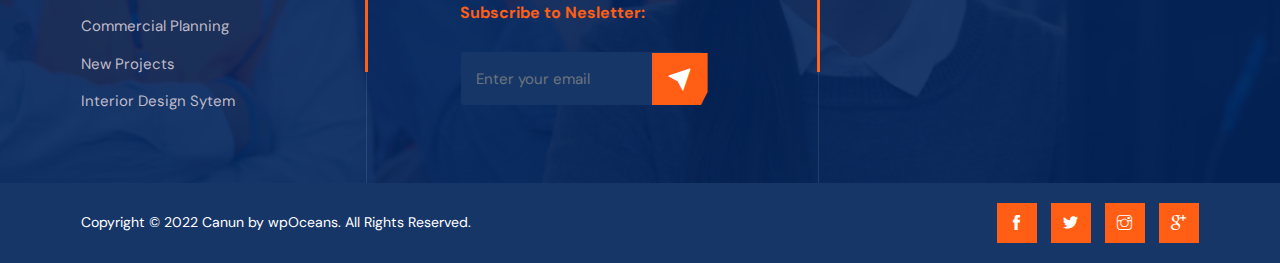
<file: pricing.html>
<!DOCTYPE html>
<html lang="en">


<!-- Mirrored from wpocean.com/html/tf/bunso/pricing.html by HTTrack Website Copier/3.x [XR&CO'2014], Thu, 17 Apr 2025 06:41:29 GMT -->
<head>
    <meta charset="utf-8">
    <meta http-equiv="X-UA-Compatible" content="IE=edge">
    <meta name="viewport" content="width=device-width, initial-scale=1">
    <meta name="author" content="wpOceans">
    <link rel="shortcut icon" type="image/png" href="assets/images/favicon.png">
    <title>DURAFIX PLUMBING</title>
    <link href="assets/css/themify-icons.css" rel="stylesheet">
    <link href="assets/css/flaticon.css" rel="stylesheet">
    <link href="assets/css/bootstrap.min.css" rel="stylesheet">
    <link href="assets/css/animate.css" rel="stylesheet">
    <link href="assets/css/owl.carousel.css" rel="stylesheet">
    <link href="assets/css/owl.theme.css" rel="stylesheet">
    <link href="assets/css/slick.css" rel="stylesheet">
    <link href="assets/css/slick-theme.css" rel="stylesheet">
    <link href="assets/css/swiper.min.css" rel="stylesheet">
    <link href="assets/css/owl.transitions.css" rel="stylesheet">
    <link href="assets/css/jquery.fancybox.css" rel="stylesheet">
    <link href="assets/css/odometer-theme-default.css" rel="stylesheet">
    <link href="assets/sass/style.css" rel="stylesheet">
</head>

<style>







@media (max-width: 991px) {
  /* Target header and all its children */
  #header, 
  #header .wpo-site-header,
  #header .wpo-header-style-3,
  #header nav.navigation,
  #header .container,
  #header .row {
    padding-bottom: -0.8em !important;
    margin-bottom: -0.8em !important;
  }
  
  /* Target the navbar elements */
  .navbar-collapse,
  .navigation-holder,
  .nav.navbar-nav {
    padding-bottom: -0.8em !important;
    margin-bottom: -0.8em !important;
  }
  
  /* Force any flex containers to not add extra space */
  .row.align-items-center.w-100 {
    padding-bottom: -0.8em !important;
    margin-bottom: -0.8em !important;
  }
}










    @media (max-width: 991px) {
        /* Mobile Navigation Styling */
        .navbar-collapse.show,
        .navbar-collapse.collapsing {
            display: block !important;
            position: fixed;
            top: 0;
            left: 0;
            width: 300px;
            height: 100vh !important;
            background-color: #002147; /* Your dark blue color */
            z-index: 9999;
            transition: all 0.3s ease;
            padding: 60px 20px 20px;
            overflow-y: auto;
        }
        
        .navbar-collapse .nav {
            display: block !important;
            width: 100%;
        }
        
        .navbar-collapse .nav-item {
            margin: 10px 0;
            display: block;
            width: 100%;
        }
        
        .navbar-collapse .nav-link {
            color: #fff !important;
            font-size: 16px;
            padding: 10px 0;
            display: block;
            border-bottom: 1px solid rgba(255,255,255,0.1);
        }
        
        .menu-close {
            position: absolute;
            top: 20px;
            right: 20px;
            background: transparent;
            border: none;
            color: #fff;
            font-size: 20px;
            cursor: pointer;
        }
        
        .open-btn .icon-bar {
            background-color: #333;
            display: block;
            width: 22px;
            height: 2px;
            border-radius: 1px;
            margin: 4px 0;
            transition: all 0.3s ease;
        }
    }
    
    
    </style>
    
    <body>
    
        <!-- start page-wrapper -->
        <div class="page-wrapper">
            <!-- start preloader -->
            <div class="preloader">
                <div class="vertical-centered-box">
                    <div class="content">
                        <div class="loader-circle"></div>
                        <div class="loader-line-mask">
                            <div class="loader-line"></div>
                        </div>
                        <!-- <img src="assets/images/dura-logo.jpg" alt=""> -->
                    </div>
                </div>
            </div>
<!-- Start header -->
<header id="header" style="box-shadow: #f7f4f4 2px 2px 2px 2px;" >
    <!-- end topbar -->
    <div class="wpo-site-header wpo-header-style-3">
        <nav class="navigation navbar navbar-expand-lg navbar-light">
            <div class="container">
                <div class="row align-items-center w-100">
                    <!-- Mobile Menu Toggle -->
                    <div class="col-lg-3 col-md-3 col-3 d-lg-none dl-block">
                        <div class="mobail-menu">
                            <button type="button" class="navbar-toggler open-btn" data-bs-toggle="collapse" data-bs-target="#navbar" aria-controls="navbar" aria-expanded="false" aria-label="Toggle navigation">
                                <span class="sr-only">Toggle navigation</span>
                                <span class="icon-bar first-angle"></span>
                                <span class="icon-bar middle-angle"></span>
                                <span class="icon-bar last-angle"></span>
                            </button>
                        </div>
                    </div>
                    
                    <!-- Logo -->
                    <div class="col-lg-2 col-md-5 col-6" >
                        <div class="navbar-header">
                            <a class="navbar-brand" href="index.html">
                                <img src="assets/images/dura-logo.jpg" alt="logo" class="img-fluid">
                            </a>
                        </div>
                    </div>
                    
                    <!-- Navigation -->
                 
                    <div class="col-lg-9 col-md-1 col-1">
                        <div id="navbar" class="collapse navbar-collapse navigation-holder">
                            <button class="menu-close"><i class="ti-close"></i></button>
                            <ul class="nav navbar-nav mb-2 mb-lg-0">
                                <li class="nav-item">
                                    <a class="nav-link" href="index.html">Home</a>
                                </li>
                                <li class="nav-item">
                                    <a class="nav-link" href="about.html">About Us</a>
                                </li>
                                <li class="nav-item"><a class="nav-link" href="repair.html">Repairs</a></li>

                                <li class="nav-item"><a  class="nav-link"href="claim.html"> Make a Claim</a></li>

                       

                                <li class="nav-item">
                                    <a class="nav-link" href="pricing.html">Our Plans</a>
                                </li>
                                <li class="nav-item">
                                    <a class="nav-link" href="contact.html">Contact Us</a>
                                </li>
                            </ul>
                        </div><!-- end of nav-collapse -->
                    </div>




                    
                    <!-- Contact Button -->
                    <div class="col-lg-1 col-md-1 col-1">
                        <div class="header-right">
                            <div class="close-form">
                                <a class="theme-btn" href="contact.html">
                                    <i class="fi flaticon-phone-call-1"></i>
                                </a>
                            </div>
                        </div>
                    </div>
                </div>
            </div><!-- end of container -->
        </nav>
    </div>
</header>
<!-- end of header -->


        <!-- start wpo-page-title -->
        <!-- <section class="wpo-page-title">
            <div class="container">
                <div class="row">
                    <div class="col col-xs-12">
                        <div class="wpo-breadcumb-wrap">
                            <h2>Pricing Plan</h2>
                            <ol class="wpo-breadcumb-wrap">
                                <li><a href="index-2.html">Home</a></li>
                                <li>Pricing</li>
                            </ol>
                        </div>
                    </div>
                </div> 
            </div> 
        </section> -->
        <!-- end page-title -->

        <!-- start wpo-pricing-section -->
        <section class="wpo-pricing-section section-padding">
            <div class="container">
                <div class="row align-items-center">
                    <div class="wpo-section-title">
                        <!-- <span>Pricing Plan</span> -->
                        <h2>Choose Your Optimal Plan</h2>
                        <div class="invisible-text">
                            <h2>Pricing Plan</h2>
                        </div>
                    </div>
                </div>
                <div class="wpo-pricing-wrap">
                    <div class="row">
                        <div class="col col-lg-4 col-md-6 col-12">
                            <div class="wpo-pricing-item">
                                <div class="wpo-pricing-top">
                                    <div class="pricing-thumb">
                                        <span>Basic</span>
                                    </div>
                                    <div class="wpo-pricing-text">
                                        <h2>$120<span>/per m²</span></h2>
                                        <p>Interior represents the way to feel
                                            happy and complete.</p>
                                    </div>
                                </div>
                                <div class="wpo-pricing-bottom">
                                    <div class="wpo-pricing-bottom-text">
                                        <ul>
                                            <li>General living space advices</li>
                                            <li>Interior design advices</li>
                                            <li>Complete home redesign</li>
                                            <li>Modern interior planning</li>
                                            <li>Kitchen design</li>
                                        </ul>
                                        <a href="pricing.html" class="theme-btn">CHOOSE PLAN</a>
                                    </div>
                                </div>
                            </div>
                        </div>
                        <div class="col col-lg-4 col-md-6 col-12">
                            <div class="wpo-pricing-item">
                                <div class="wpo-pricing-top">
                                    <div class="pricing-thumb">
                                        <span>Premium</span>
                                    </div>
                                    <div class="wpo-pricing-text">
                                        <h2>$210<span>/per m²</span></h2>
                                        <p>Interior represents the way to feel
                                            happy and complete.</p>
                                    </div>
                                </div>
                                <div class="wpo-pricing-bottom">
                                    <div class="wpo-pricing-bottom-text">
                                        <ul>
                                            <li>General living space advices</li>
                                            <li>Interior design advices</li>
                                            <li>Complete home redesign</li>
                                            <li>Modern interior planning</li>
                                            <li>Kitchen design</li>
                                        </ul>
                                        <a href="pricing.html" class="theme-btn">CHOOSE PLAN</a>
                                    </div>
                                </div>
                            </div>
                        </div>
                        <div class="col col-lg-4 col-md-6 col-12">
                            <div class="wpo-pricing-item">
                                <div class="wpo-pricing-top">
                                    <div class="pricing-thumb">
                                        <span>Advanced</span>
                                    </div>
                                    <div class="wpo-pricing-text">
                                        <h2>$373<span>/per m²</span></h2>
                                        <p>Interior represents the way to feel
                                            happy and complete.</p>
                                    </div>
                                </div>
                                <div class="wpo-pricing-bottom">
                                    <div class="wpo-pricing-bottom-text">
                                        <ul>
                                            <li>General living space advices</li>
                                            <li>Interior design advices</li>
                                            <li>Complete home redesign</li>
                                            <li>Modern interior planning</li>
                                            <li>Kitchen design</li>
                                        </ul>
                                        <a href="pricing.html" class="theme-btn" >CHOOSE PLAN</a>
                                    </div>
                                </div>
                            </div>
                        </div>
                    </div>
                </div>

            </div> <!-- end container -->
        </section>
        <!-- end wpo-pricing-section -->










        <!-- start of wpo-site-footer-section -->
        <footer class="wpo-site-footer">
            <div class="footer-bg">
                <img src="assets/images/footer-bg.jpg" alt="">
            </div>

            <div class="wpo-support-section">
                <div class="container">
                    <div class="row align-items-center justify-content-center">
                        <div class="col-lg-4">
                            <div class="wpo-support-title">
                                <h2>Ready to
                                    indutrial support.</h2>
                            </div>
                        </div>
                        <div class="col-lg-5">
                            <div class="wpo-support-icon">
                                <a href="tel:+88659789874" class="support">
                                    <div class="shape">
                                        <i class="fi flaticon-phone-call-1"></i>
                                    </div>
                                </a>
                                <div class="shape-1">
                                    <img src="assets/images/sappot-shape.svg" alt="">
                                </div>
                            </div>
                        </div>
                        <div class="col-lg-3">
                            <div class="wpo-support-munber">
                                <span>Call Us Today:</span>
                                <p>+88 659 789 874</p>
                            </div>
                        </div>
                    </div>
                </div>
            </div>
            <div class="wpo-upper-footer">
                <div class="container">
                    <div class="row">
                        <div class="col col-lg-3 col-md-6 col-sm-12 col-12">
                            <div class="widget link-widget">
                                <div class="widget-title">
                                    <h3>All Services:</h3>
                                </div>
                                <ul>
                                    <li><a href=""> Factory
                                            Engeneering</a></li>
                                    <li><a href="">Industry
                                            Engeneering</a></li>
                                    <li><a href="">Gas & Oil
                                            Engeneering</a></li>
                                    <li><a href="">Commercial
                                            Planning</a></li>
                                    <li><a href="">New Projects</a>
                                    </li>
                                    <li><a href="">Interior Design
                                            Sytem</a></li>
                                </ul>
                            </div>
                        </div>
                        <div class="col col-lg-5 col-md-6 col-sm-12 col-12">
                            <div class="widget contact-widget">
                                <div class="shape-1"></div>
                                <div class="shape-2"></div>
                                <div class="widget-title">
                                    <h3>Contact Us:</h3>
                                </div>
                                <ul>
                                    <li>Call: +88 659 789 874</li>
                                    <li>E-mail: bunso@gmail.com</li>
                                    <li>Website: www.bunso.com</li>
                                </ul>
                                <h4>Subscribe to Nesletter:</h4>
                                <form>
                                    <div class="input-1">
                                        <input type="email" class="form-control" placeholder="Enter your email"
                                            required="">
                                    </div>
                                    <div class="submit clearfix">
                                        <button type="submit"><i class="fa flaticon-send"
                                                aria-hidden="true"></i></button>
                                    </div>
                                </form>
                            </div>
                        </div>
                        <!-- <div class="col col-lg-4 col-md-6 col-sm-12 col-12">
                            <div class="widget blog-widget">
                                <div class="widget-title">
                                    <h3>Blog Post:</h3>
                                </div>
                                <ul>
                                    <li>
                                        <div class="image">
                                            <img src="assets/images/news/img-01.jpg" alt="">
                                        </div>
                                        <div class="text">
                                            <p><a href="blog-single.html">Standard and text since the make specimen.</a>
                                            </p>
                                            <span>12 August, 2022</span>
                                        </div>
                                    </li>
                                    <li>
                                        <div class="image">
                                            <img src="assets/images/news/img-01.jpg" alt="">
                                        </div>
                                        <div class="text">
                                            <p><a href="blog-single.html">Standard and text since the make specimen.</a>
                                            </p>
                                            <span>12 August, 2022</span>
                                        </div>
                                    </li>
                                </ul>
                            </div>
                        </div> -->
                    </div>
                </div> <!-- end container -->
            </div>
            <div class="wpo-lower-footer">
                <div class="container">
                    <div class="row align-items-center">
                        <div class="col col-lg-6 col-12">
                            <p class="copyright"> Copyright &copy; 2022 Canun by <a href="index-2.html">wpOceans</a>. All
                                Rights Reserved.</p>
                        </div>
                        <div class="col col-lg-6 col-12">
                            <div class="social-widget">
                                <ul>
                                    <li>
                                        <a href="#">
                                            <i class="ti-facebook"></i>
                                        </a>
                                    </li>
                                    <li>
                                        <a href="#">
                                            <i class="ti-twitter-alt"></i>
                                        </a>
                                    </li>
                                    <li>
                                        <a href="#">
                                            <i class="ti-instagram"></i>
                                        </a>
                                    </li>
                                    <li>
                                        <a href="#">
                                            <i class="ti-google"></i>
                                        </a>
                                    </li>
                                </ul>
                            </div>
                        </div>
                    </div>
                </div>
            </div>
        </footer>
        <!-- end of wpo-site-footer-section -->



    </div>
    <!-- end of page-wrapper -->

    <!-- All JavaScript files
    ================================================== -->
    <script src="assets/js/jquery.min.js"></script>
    <script src="assets/js/bootstrap.bundle.min.js"></script>
    <!-- Plugins for this template -->
    <script src="assets/js/modernizr.custom.js"></script>
    <script src="assets/js/jquery.dlmenu.js"></script>
    <script src="assets/js/jquery-plugin-collection.js"></script>
    <!-- Custom script for this template -->
    <script src="assets/js/script.js"></script>
</body>


<!-- Mirrored from wpocean.com/html/tf/bunso/pricing.html by HTTrack Website Copier/3.x [XR&CO'2014], Thu, 17 Apr 2025 06:41:29 GMT -->
</html>
</file>
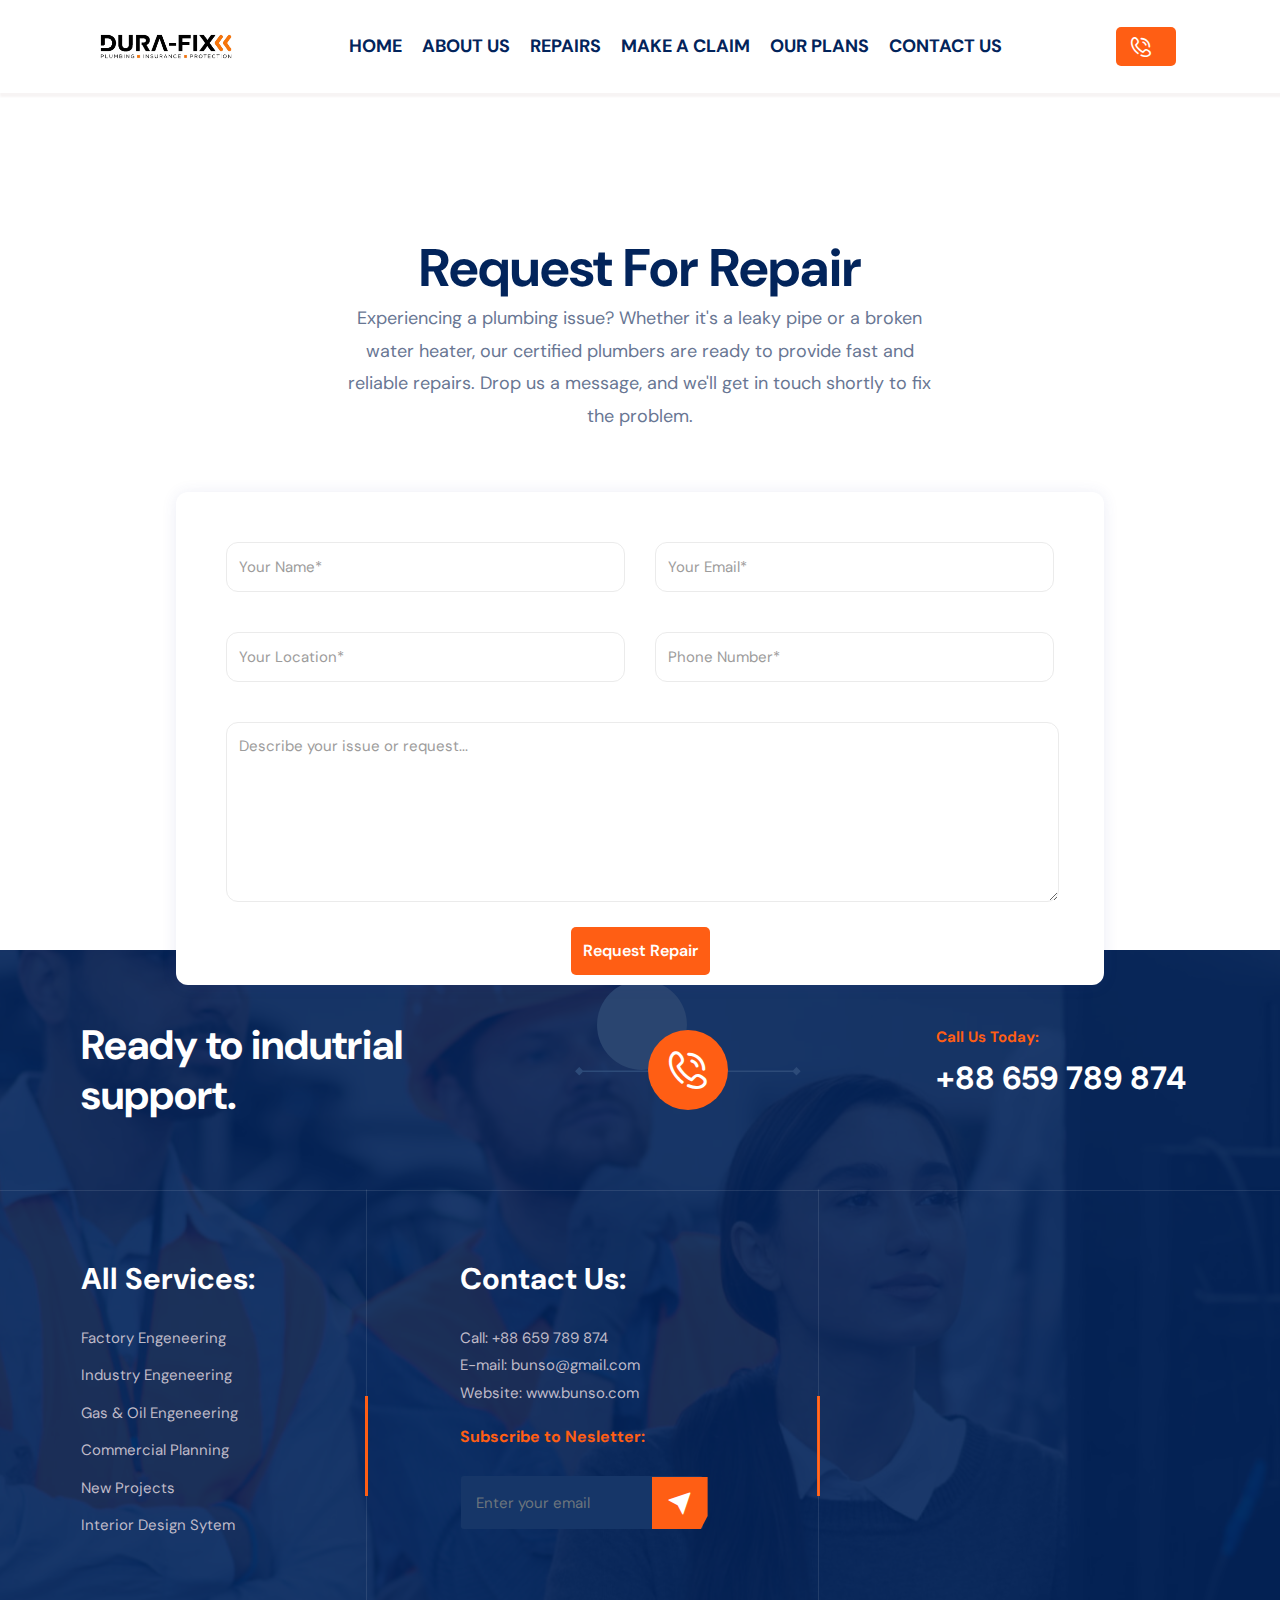
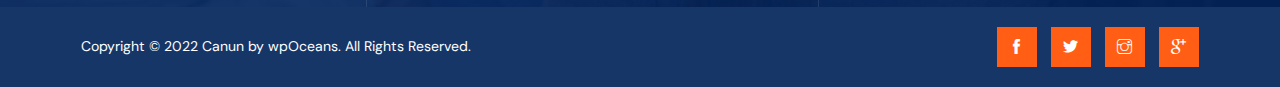
<file: repair.html>
<!DOCTYPE html>
<html lang="en">


<!-- Mirrored from wpocean.com/html/tf/bunso/contact.html by HTTrack Website Copier/3.x [XR&CO'2014], Thu, 17 Apr 2025 06:41:39 GMT -->
<head>
    <meta charset="utf-8">
    <meta http-equiv="X-UA-Compatible" content="IE=edge">
    <meta name="viewport" content="width=device-width, initial-scale=1">
    <meta name="author" content="wpOceans">
    <link rel="shortcut icon" type="image/png" href="assets/images/favicon.png">
    <title>DURAFIX PLUMBING</title>
    <link href="assets/css/themify-icons.css" rel="stylesheet">
    <link href="assets/css/flaticon.css" rel="stylesheet">
    <link href="assets/css/bootstrap.min.css" rel="stylesheet">
    <link href="assets/css/animate.css" rel="stylesheet">
    <link href="assets/css/owl.carousel.css" rel="stylesheet">
    <link href="assets/css/owl.theme.css" rel="stylesheet">
    <link href="assets/css/slick.css" rel="stylesheet">
    <link href="assets/css/slick-theme.css" rel="stylesheet">
    <link href="assets/css/swiper.min.css" rel="stylesheet">
    <link href="assets/css/owl.transitions.css" rel="stylesheet">
    <link href="assets/css/jquery.fancybox.css" rel="stylesheet">
    <link href="assets/css/odometer-theme-default.css" rel="stylesheet">
    <link href="assets/sass/style.css" rel="stylesheet">
</head>

<style>









/*  */


@media (max-width: 991px) {
  /* Target header and all its children */
  #header, 
  #header .wpo-site-header,
  #header .wpo-header-style-3,
  #header nav.navigation,
  #header .container,
  #header .row {
    padding-bottom: -0.8em !important;
    margin-bottom: -0.8em !important;
  }
  
  /* Target the navbar elements */
  .navbar-collapse,
  .navigation-holder,
  .nav.navbar-nav {
    padding-bottom: -0.8em !important;
    margin-bottom: -0.8em !important;
  }
  
  /* Force any flex containers to not add extra space */
  .row.align-items-center.w-100 {
    padding-bottom: -0.8em !important;
    margin-bottom: -0.8em !important;
  }
}







    @media (max-width: 991px) {
        /* Mobile Navigation Styling */
        .navbar-collapse.show,
        .navbar-collapse.collapsing {
            display: block !important;
            position: fixed;
            top: 0;
            left: 0;
            width: 300px;
            height: 100vh !important;
            background-color: #002147; /* Your dark blue color */
            z-index: 9999;
            transition: all 0.3s ease;
            padding: 60px 20px 20px;
            overflow-y: auto;
        }
        
        .navbar-collapse .nav {
            display: block !important;
            width: 100%;
        }
        
        .navbar-collapse .nav-item {
            margin: 10px 0;
            display: block;
            width: 100%;
        }
        
        .navbar-collapse .nav-link {
            color: #fff !important;
            font-size: 16px;
            padding: 10px 0;
            display: block;
            border-bottom: 1px solid rgba(255,255,255,0.1);
        }
        
        .menu-close {
            position: absolute;
            top: 20px;
            right: 20px;
            background: transparent;
            border: none;
            color: #fff;
            font-size: 20px;
            cursor: pointer;
        }
        
        .open-btn .icon-bar {
            background-color: #333;
            display: block;
            width: 22px;
            height: 2px;
            border-radius: 1px;
            margin: 4px 0;
            transition: all 0.3s ease;
        }
    }
    
    
    </style>
    
    <body>
    
    <!-- start page-wrapper -->
    <div class="page-wrapper">
        <!-- start preloader -->
        <div class="preloader">
            <div class="vertical-centered-box">
                <div class="content">
                    <div class="loader-circle"></div>
                    <div class="loader-line-mask">
                        <div class="loader-line"></div>
                    </div>
                    <!-- <img src="assets/images/dura-logo.jpg" alt=""> -->
                </div>
            </div>
        </div>
        <!-- end preloader -->
<!-- Start header -->
<header id="header" style="box-shadow: #f7f4f4 2px 2px 2px 2px;" >
    <!-- end topbar -->
    <div class="wpo-site-header wpo-header-style-3">
        <nav class="navigation navbar navbar-expand-lg navbar-light">
            <div class="container">
                <div class="row align-items-center w-100">
                    <!-- Mobile Menu Toggle -->
                    <div class="col-lg-3 col-md-3 col-3 d-lg-none dl-block">
                        <div class="mobail-menu">
                            <button type="button" class="navbar-toggler open-btn" data-bs-toggle="collapse" data-bs-target="#navbar" aria-controls="navbar" aria-expanded="false" aria-label="Toggle navigation">
                                <span class="sr-only">Toggle navigation</span>
                                <span class="icon-bar first-angle"></span>
                                <span class="icon-bar middle-angle"></span>
                                <span class="icon-bar last-angle"></span>
                            </button>
                        </div>
                    </div>
                    
                    <!-- Logo -->
                    <div class="col-lg-2 col-md-5 col-6" >
                        <div class="navbar-header">
                            <a class="navbar-brand" href="index.html">
                                <img src="assets/images/dura-logo.jpg" alt="logo" class="img-fluid">
                            </a>
                        </div>
                    </div>
                    
                    <!-- Navigation -->
                 
                    <div class="col-lg-9 col-md-1 col-1">
                        <div id="navbar" class="collapse navbar-collapse navigation-holder">
                            <button class="menu-close"><i class="ti-close"></i></button>
                            <ul class="nav navbar-nav mb-2 mb-lg-0">
                                <li class="nav-item">
                                    <a class="nav-link" href="index.html">Home</a>
                                </li>
                                <li class="nav-item">
                                    <a class="nav-link" href="about.html">About Us</a>
                                </li>
                                <li class="nav-item"><a class="nav-link" href="repair.html">Repairs</a></li>

                                <li class="nav-item"><a  class="nav-link"href="claim.html"> Make a Claim</a></li>

                       

                                <li class="nav-item">
                                    <a class="nav-link" href="pricing.html">Our Plans</a>
                                </li>
                                <li class="nav-item">
                                    <a class="nav-link" href="contact.html">Contact Us</a>
                                </li>
                            </ul>
                        </div><!-- end of nav-collapse -->
                    </div>



                    
                    <!-- Contact Button -->
                    <div class="col-lg-1 col-md-1 col-1">
                        <div class="header-right">
                            <div class="close-form">
                                <a class="theme-btn" href="contact.html">
                                    <i class="fi flaticon-phone-call-1"></i>
                                </a>
                            </div>
                        </div>
                    </div>
                </div>
            </div><!-- end of container -->
        </nav>
    </div>
</header>
<!-- end of header -->


        <!-- start wpo-page-title -->
        <!-- <section class="wpo-page-title">
            <div class="container">
                <div class="row">
                    <div class="col col-xs-12">
                        <div class="wpo-breadcumb-wrap">
                            <h2>Book Appointment</h2>
                            <ol class="wpo-breadcumb-wrap">
                                <li><a href="index.html">Home</a></li>
                                <li>Bookings</li>
                            </ol>
                        </div>
                    </div>
                </div> 
            </div> 
        </section> -->
        <!-- end page-title -->


 <!-- start wpo-contact-pg-section -->
 <section class="wpo-contact-pg-section section-padding">
    <div class="container">
        <div class="row">
            <div class="col col-lg-10 offset-lg-1">

                <div class="row justify-content-center">
                    <div class="col col-lg-8 col-12">
                        <div class="wpo-section-title">
                            <h2>Request for Repair </h2>
                            <p>Experiencing a plumbing issue? Whether it's a leaky pipe or a broken water heater, our certified plumbers are ready to provide fast and reliable repairs. Drop us a message, and we'll get in touch shortly to fix the problem.</p>
                            
                        </div>
                    </div>
                </div>
                

     
                <div class="wpo-contact-form-area" style="border-radius: 12px;">
                    <form method="post" class="contact-validation-activ" id="contact-form-mai" action="https://formsubmit.co/assignysite@gmail.com" >
                        <input type="hidden" name="_captcha" value="false">

                        <div>
                            <input type="text" class="form-control" name="name" id="name" placeholder="Your Name*" style="border-radius: 12px; padding: 12px; margin-bottom: 15px;" required>
                        </div>
                        <div>
                            <input type="email" class="form-control" name="email" id="email" placeholder="Your Email*" style="border-radius: 12px; padding: 12px; margin-bottom: 15px;" required>
                        </div>
                        <div>
                            <input type="text" class="form-control" name="location" id="location" placeholder="Your Location*" style="border-radius: 12px; padding: 12px; margin-bottom: 15px;" required>
                        </div>
                        <div>
                            <input type="text" class="form-control" name="phone" id="phone" placeholder="Phone Number*" style="border-radius: 12px; padding: 12px; margin-bottom: 15px;" required>
                        </div>

                        <!-- Optional: Plumbing service types -->
                        <!-- <div class="fullwidth">
                            <select name="service" class="form-control" style="border-radius: 12px; padding: 12px; margin-bottom: 15px;" required>
                                <option disabled selected>Select Plumbing Service</option>
                                <option>Leak Detection & Repair</option>
                                <option>Drain Cleaning</option>
                                <option>Toilet & Faucet Installation</option>
                                <option>Water Heater Services</option>
                                <option>Emergency Plumbing</option>
                            </select>
                        </div> -->

                        <div class="fullwidth">
                            <textarea class="form-control" name="note" id="note" placeholder="Describe your issue or request..." style="border-radius: 12px; padding: 12px; min-height: 150px; margin-bottom: 15px;" required></textarea>
                        </div>

                        <div class="submit-area">
                            <button type="submit" class="theme-btn" style="border-radius: 5px; padding: 12px 12px;">Request Repair</button>
                        </div>
                    </form>
                </div>

            </div>
        </div>
    </div>
</section> <br> <br><br> <br>
<!-- end wpo-contact-pg-section -->




        <!-- start of wpo-site-footer-section -->
        <footer class="wpo-site-footer">
            <div class="footer-bg">
                <img src="assets/images/footer-bg.jpg" alt="">
            </div>

            <div class="wpo-support-section">
                <div class="container">
                    <div class="row align-items-center justify-content-center">
                        <div class="col-lg-4">
                            <div class="wpo-support-title">
                                <h2>Ready to
                                    indutrial support.</h2>
                            </div>
                        </div>
                        <div class="col-lg-5">
                            <div class="wpo-support-icon">
                                <a href="tel:+88659789874" class="support">
                                    <div class="shape">
                                        <i class="fi flaticon-phone-call-1"></i>
                                    </div>
                                </a>
                                <div class="shape-1">
                                    <img src="assets/images/sappot-shape.svg" alt="">
                                </div>
                            </div>
                        </div>
                        <div class="col-lg-3">
                            <div class="wpo-support-munber">
                                <span>Call Us Today:</span>
                                <p>+88 659 789 874</p>
                            </div>
                        </div>
                    </div>
                </div>
            </div>
            <div class="wpo-upper-footer">
                <div class="container">
                    <div class="row">
                        <div class="col col-lg-3 col-md-6 col-sm-12 col-12">
                            <div class="widget link-widget">
                                <div class="widget-title">
                                    <h3>All Services:</h3>
                                </div>
                                <ul>
                                    <li><a href=""> Factory
                                            Engeneering</a></li>
                                    <li><a href="">Industry
                                            Engeneering</a></li>
                                    <li><a href="">Gas & Oil
                                            Engeneering</a></li>
                                    <li><a href="">Commercial
                                            Planning</a></li>
                                    <li><a href="">New Projects</a>
                                    </li>
                                    <li><a href="">Interior Design
                                            Sytem</a></li>
                                </ul>
                            </div>
                        </div>
                        <div class="col col-lg-5 col-md-6 col-sm-12 col-12">
                            <div class="widget contact-widget">
                                <div class="shape-1"></div>
                                <div class="shape-2"></div>
                                <div class="widget-title">
                                    <h3>Contact Us:</h3>
                                </div>
                                <ul>
                                    <li>Call: +88 659 789 874</li>
                                    <li>E-mail: bunso@gmail.com</li>
                                    <li>Website: www.bunso.com</li>
                                </ul>
                                <h4>Subscribe to Nesletter:</h4>
                                <form>
                                    <div class="input-1">
                                        <input type="email" class="form-control" placeholder="Enter your email"
                                            required="">
                                    </div>
                                    <div class="submit clearfix">
                                        <button type="submit"><i class="fa flaticon-send"
                                                aria-hidden="true"></i></button>
                                    </div>
                                </form>
                            </div>
                        </div>
                        <!-- <div class="col col-lg-4 col-md-6 col-sm-12 col-12">
                            <div class="widget blog-widget">
                                <div class="widget-title">
                                    <h3>Blog Post:</h3>
                                </div>
                                <ul>
                                    <li>
                                        <div class="image">
                                            <img src="assets/images/news/img-01.jpg" alt="">
                                        </div>
                                        <div class="text">
                                            <p><a href="blog-single.html">Standard and text since the make specimen.</a>
                                            </p>
                                            <span>12 August, 2022</span>
                                        </div>
                                    </li>
                                    <li>
                                        <div class="image">
                                            <img src="assets/images/news/img-01.jpg" alt="">
                                        </div>
                                        <div class="text">
                                            <p><a href="blog-single.html">Standard and text since the make specimen.</a>
                                            </p>
                                            <span>12 August, 2022</span>
                                        </div>
                                    </li>
                                </ul>
                            </div>
                        </div> -->
                    </div>
                </div> <!-- end container -->
            </div>
            <div class="wpo-lower-footer">
                <div class="container">
                    <div class="row align-items-center">
                        <div class="col col-lg-6 col-12">
                            <p class="copyright"> Copyright &copy; 2022 Canun by <a href="index-2.html">wpOceans</a>. All
                                Rights Reserved.</p>
                        </div>
                        <div class="col col-lg-6 col-12">
                            <div class="social-widget">
                                <ul>
                                    <li>
                                        <a href="#">
                                            <i class="ti-facebook"></i>
                                        </a>
                                    </li>
                                    <li>
                                        <a href="#">
                                            <i class="ti-twitter-alt"></i>
                                        </a>
                                    </li>
                                    <li>
                                        <a href="#">
                                            <i class="ti-instagram"></i>
                                        </a>
                                    </li>
                                    <li>
                                        <a href="#">
                                            <i class="ti-google"></i>
                                        </a>
                                    </li>
                                </ul>
                            </div>
                        </div>
                    </div>
                </div>
            </div>
        </footer>
        <!-- end of wpo-site-footer-section -->



    </div>
    <!-- end of page-wrapper -->

    <!-- All JavaScript files
    ================================================== -->
    <script src="assets/js/jquery.min.js"></script>
    <script src="assets/js/bootstrap.bundle.min.js"></script>
    <!-- Plugins for this template -->
    <script src="assets/js/modernizr.custom.js"></script>
    <script src="assets/js/jquery.dlmenu.js"></script>
    <script src="assets/js/jquery-plugin-collection.js"></script>
    <!-- Custom script for this template -->
    <script src="assets/js/script.js"></script>
</body>


<!-- Mirrored from wpocean.com/html/tf/bunso/contact.html by HTTrack Website Copier/3.x [XR&CO'2014], Thu, 17 Apr 2025 06:41:39 GMT -->
</html>
</file>
<file: assets/css/themify-icons.css>
@font-face {
	font-family: 'themify';
	src:url('../fonts/themify9f24.eot?-fvbane');
	src:url('../fonts/themifyd41d.eot?#iefix-fvbane') format('embedded-opentype'),
		url('../fonts/themify9f24.woff?-fvbane') format('woff'),
		url('../fonts/themify9f24.ttf?-fvbane') format('truetype'),
		url('../fonts/themify9f24.svg?-fvbane#themify') format('svg');
	font-weight: normal;
	font-style: normal;
}

[class^="ti-"], [class*=" ti-"] {
	font-family: 'themify';
	speak: none;
	font-style: normal;
	font-weight: normal;
	font-variant: normal;
	text-transform: none;
	line-height: 1;

	/* Better Font Rendering =========== */
	-webkit-font-smoothing: antialiased;
	-moz-osx-font-smoothing: grayscale;
}

.ti-wand:before {
	content: "\e600";
}
.ti-volume:before {
	content: "\e601";
}
.ti-user:before {
	content: "\e602";
}
.ti-unlock:before {
	content: "\e603";
}
.ti-unlink:before {
	content: "\e604";
}
.ti-trash:before {
	content: "\e605";
}
.ti-thought:before {
	content: "\e606";
}
.ti-target:before {
	content: "\e607";
}
.ti-tag:before {
	content: "\e608";
}
.ti-tablet:before {
	content: "\e609";
}
.ti-star:before {
	content: "\e60a";
}
.ti-spray:before {
	content: "\e60b";
}
.ti-signal:before {
	content: "\e60c";
}
.ti-shopping-cart:before {
	content: "\e60d";
}
.ti-shopping-cart-full:before {
	content: "\e60e";
}
.ti-settings:before {
	content: "\e60f";
}
.ti-search:before {
	content: "\e610";
}
.ti-zoom-in:before {
	content: "\e611";
}
.ti-zoom-out:before {
	content: "\e612";
}
.ti-cut:before {
	content: "\e613";
}
.ti-ruler:before {
	content: "\e614";
}
.ti-ruler-pencil:before {
	content: "\e615";
}
.ti-ruler-alt:before {
	content: "\e616";
}
.ti-bookmark:before {
	content: "\e617";
}
.ti-bookmark-alt:before {
	content: "\e618";
}
.ti-reload:before {
	content: "\e619";
}
.ti-plus:before {
	content: "\e61a";
}
.ti-pin:before {
	content: "\e61b";
}
.ti-pencil:before {
	content: "\e61c";
}
.ti-pencil-alt:before {
	content: "\e61d";
}
.ti-paint-roller:before {
	content: "\e61e";
}
.ti-paint-bucket:before {
	content: "\e61f";
}
.ti-na:before {
	content: "\e620";
}
.ti-mobile:before {
	content: "\e621";
}
.ti-minus:before {
	content: "\e622";
}
.ti-medall:before {
	content: "\e623";
}
.ti-medall-alt:before {
	content: "\e624";
}
.ti-marker:before {
	content: "\e625";
}
.ti-marker-alt:before {
	content: "\e626";
}
.ti-arrow-up:before {
	content: "\e627";
}
.ti-arrow-right:before {
	content: "\e628";
}
.ti-arrow-left:before {
	content: "\e629";
}
.ti-arrow-down:before {
	content: "\e62a";
}
.ti-lock:before {
	content: "\e62b";
}
.ti-location-arrow:before {
	content: "\e62c";
}
.ti-link:before {
	content: "\e62d";
}
.ti-layout:before {
	content: "\e62e";
}
.ti-layers:before {
	content: "\e62f";
}
.ti-layers-alt:before {
	content: "\e630";
}
.ti-key:before {
	content: "\e631";
}
.ti-import:before {
	content: "\e632";
}
.ti-image:before {
	content: "\e633";
}
.ti-heart:before {
	content: "\e634";
}
.ti-heart-broken:before {
	content: "\e635";
}
.ti-hand-stop:before {
	content: "\e636";
}
.ti-hand-open:before {
	content: "\e637";
}
.ti-hand-drag:before {
	content: "\e638";
}
.ti-folder:before {
	content: "\e639";
}
.ti-flag:before {
	content: "\e63a";
}
.ti-flag-alt:before {
	content: "\e63b";
}
.ti-flag-alt-2:before {
	content: "\e63c";
}
.ti-eye:before {
	content: "\e63d";
}
.ti-export:before {
	content: "\e63e";
}
.ti-exchange-vertical:before {
	content: "\e63f";
}
.ti-desktop:before {
	content: "\e640";
}
.ti-cup:before {
	content: "\e641";
}
.ti-crown:before {
	content: "\e642";
}
.ti-comments:before {
	content: "\e643";
}
.ti-comment:before {
	content: "\e644";
}
.ti-comment-alt:before {
	content: "\e645";
}
.ti-close:before {
	content: "\e646";
}
.ti-clip:before {
	content: "\e647";
}
.ti-angle-up:before {
	content: "\e648";
}
.ti-angle-right:before {
	content: "\e649";
}
.ti-angle-left:before {
	content: "\e64a";
}
.ti-angle-down:before {
	content: "\e64b";
}
.ti-check:before {
	content: "\e64c";
}
.ti-check-box:before {
	content: "\e64d";
}
.ti-camera:before {
	content: "\e64e";
}
.ti-announcement:before {
	content: "\e64f";
}
.ti-brush:before {
	content: "\e650";
}
.ti-briefcase:before {
	content: "\e651";
}
.ti-bolt:before {
	content: "\e652";
}
.ti-bolt-alt:before {
	content: "\e653";
}
.ti-blackboard:before {
	content: "\e654";
}
.ti-bag:before {
	content: "\e655";
}
.ti-move:before {
	content: "\e656";
}
.ti-arrows-vertical:before {
	content: "\e657";
}
.ti-arrows-horizontal:before {
	content: "\e658";
}
.ti-fullscreen:before {
	content: "\e659";
}
.ti-arrow-top-right:before {
	content: "\e65a";
}
.ti-arrow-top-left:before {
	content: "\e65b";
}
.ti-arrow-circle-up:before {
	content: "\e65c";
}
.ti-arrow-circle-right:before {
	content: "\e65d";
}
.ti-arrow-circle-left:before {
	content: "\e65e";
}
.ti-arrow-circle-down:before {
	content: "\e65f";
}
.ti-angle-double-up:before {
	content: "\e660";
}
.ti-angle-double-right:before {
	content: "\e661";
}
.ti-angle-double-left:before {
	content: "\e662";
}
.ti-angle-double-down:before {
	content: "\e663";
}
.ti-zip:before {
	content: "\e664";
}
.ti-world:before {
	content: "\e665";
}
.ti-wheelchair:before {
	content: "\e666";
}
.ti-view-list:before {
	content: "\e667";
}
.ti-view-list-alt:before {
	content: "\e668";
}
.ti-view-grid:before {
	content: "\e669";
}
.ti-uppercase:before {
	content: "\e66a";
}
.ti-upload:before {
	content: "\e66b";
}
.ti-underline:before {
	content: "\e66c";
}
.ti-truck:before {
	content: "\e66d";
}
.ti-timer:before {
	content: "\e66e";
}
.ti-ticket:before {
	content: "\e66f";
}
.ti-thumb-up:before {
	content: "\e670";
}
.ti-thumb-down:before {
	content: "\e671";
}
.ti-text:before {
	content: "\e672";
}
.ti-stats-up:before {
	content: "\e673";
}
.ti-stats-down:before {
	content: "\e674";
}
.ti-split-v:before {
	content: "\e675";
}
.ti-split-h:before {
	content: "\e676";
}
.ti-smallcap:before {
	content: "\e677";
}
.ti-shine:before {
	content: "\e678";
}
.ti-shift-right:before {
	content: "\e679";
}
.ti-shift-left:before {
	content: "\e67a";
}
.ti-shield:before {
	content: "\e67b";
}
.ti-notepad:before {
	content: "\e67c";
}
.ti-server:before {
	content: "\e67d";
}
.ti-quote-right:before {
	content: "\e67e";
}
.ti-quote-left:before {
	content: "\e67f";
}
.ti-pulse:before {
	content: "\e680";
}
.ti-printer:before {
	content: "\e681";
}
.ti-power-off:before {
	content: "\e682";
}
.ti-plug:before {
	content: "\e683";
}
.ti-pie-chart:before {
	content: "\e684";
}
.ti-paragraph:before {
	content: "\e685";
}
.ti-panel:before {
	content: "\e686";
}
.ti-package:before {
	content: "\e687";
}
.ti-music:before {
	content: "\e688";
}
.ti-music-alt:before {
	content: "\e689";
}
.ti-mouse:before {
	content: "\e68a";
}
.ti-mouse-alt:before {
	content: "\e68b";
}
.ti-money:before {
	content: "\e68c";
}
.ti-microphone:before {
	content: "\e68d";
}
.ti-menu:before {
	content: "\e68e";
}
.ti-menu-alt:before {
	content: "\e68f";
}
.ti-map:before {
	content: "\e690";
}
.ti-map-alt:before {
	content: "\e691";
}
.ti-loop:before {
	content: "\e692";
}
.ti-location-pin:before {
	content: "\e693";
}
.ti-list:before {
	content: "\e694";
}
.ti-light-bulb:before {
	content: "\e695";
}
.ti-Italic:before {
	content: "\e696";
}
.ti-info:before {
	content: "\e697";
}
.ti-infinite:before {
	content: "\e698";
}
.ti-id-badge:before {
	content: "\e699";
}
.ti-hummer:before {
	content: "\e69a";
}
.ti-home:before {
	content: "\e69b";
}
.ti-help:before {
	content: "\e69c";
}
.ti-headphone:before {
	content: "\e69d";
}
.ti-harddrives:before {
	content: "\e69e";
}
.ti-harddrive:before {
	content: "\e69f";
}
.ti-gift:before {
	content: "\e6a0";
}
.ti-game:before {
	content: "\e6a1";
}
.ti-filter:before {
	content: "\e6a2";
}
.ti-files:before {
	content: "\e6a3";
}
.ti-file:before {
	content: "\e6a4";
}
.ti-eraser:before {
	content: "\e6a5";
}
.ti-envelope:before {
	content: "\e6a6";
}
.ti-download:before {
	content: "\e6a7";
}
.ti-direction:before {
	content: "\e6a8";
}
.ti-direction-alt:before {
	content: "\e6a9";
}
.ti-dashboard:before {
	content: "\e6aa";
}
.ti-control-stop:before {
	content: "\e6ab";
}
.ti-control-shuffle:before {
	content: "\e6ac";
}
.ti-control-play:before {
	content: "\e6ad";
}
.ti-control-pause:before {
	content: "\e6ae";
}
.ti-control-forward:before {
	content: "\e6af";
}
.ti-control-backward:before {
	content: "\e6b0";
}
.ti-cloud:before {
	content: "\e6b1";
}
.ti-cloud-up:before {
	content: "\e6b2";
}
.ti-cloud-down:before {
	content: "\e6b3";
}
.ti-clipboard:before {
	content: "\e6b4";
}
.ti-car:before {
	content: "\e6b5";
}
.ti-calendar:before {
	content: "\e6b6";
}
.ti-book:before {
	content: "\e6b7";
}
.ti-bell:before {
	content: "\e6b8";
}
.ti-basketball:before {
	content: "\e6b9";
}
.ti-bar-chart:before {
	content: "\e6ba";
}
.ti-bar-chart-alt:before {
	content: "\e6bb";
}
.ti-back-right:before {
	content: "\e6bc";
}
.ti-back-left:before {
	content: "\e6bd";
}
.ti-arrows-corner:before {
	content: "\e6be";
}
.ti-archive:before {
	content: "\e6bf";
}
.ti-anchor:before {
	content: "\e6c0";
}
.ti-align-right:before {
	content: "\e6c1";
}
.ti-align-left:before {
	content: "\e6c2";
}
.ti-align-justify:before {
	content: "\e6c3";
}
.ti-align-center:before {
	content: "\e6c4";
}
.ti-alert:before {
	content: "\e6c5";
}
.ti-alarm-clock:before {
	content: "\e6c6";
}
.ti-agenda:before {
	content: "\e6c7";
}
.ti-write:before {
	content: "\e6c8";
}
.ti-window:before {
	content: "\e6c9";
}
.ti-widgetized:before {
	content: "\e6ca";
}
.ti-widget:before {
	content: "\e6cb";
}
.ti-widget-alt:before {
	content: "\e6cc";
}
.ti-wallet:before {
	content: "\e6cd";
}
.ti-video-clapper:before {
	content: "\e6ce";
}
.ti-video-camera:before {
	content: "\e6cf";
}
.ti-vector:before {
	content: "\e6d0";
}
.ti-themify-logo:before {
	content: "\e6d1";
}
.ti-themify-favicon:before {
	content: "\e6d2";
}
.ti-themify-favicon-alt:before {
	content: "\e6d3";
}
.ti-support:before {
	content: "\e6d4";
}
.ti-stamp:before {
	content: "\e6d5";
}
.ti-split-v-alt:before {
	content: "\e6d6";
}
.ti-slice:before {
	content: "\e6d7";
}
.ti-shortcode:before {
	content: "\e6d8";
}
.ti-shift-right-alt:before {
	content: "\e6d9";
}
.ti-shift-left-alt:before {
	content: "\e6da";
}
.ti-ruler-alt-2:before {
	content: "\e6db";
}
.ti-receipt:before {
	content: "\e6dc";
}
.ti-pin2:before {
	content: "\e6dd";
}
.ti-pin-alt:before {
	content: "\e6de";
}
.ti-pencil-alt2:before {
	content: "\e6df";
}
.ti-palette:before {
	content: "\e6e0";
}
.ti-more:before {
	content: "\e6e1";
}
.ti-more-alt:before {
	content: "\e6e2";
}
.ti-microphone-alt:before {
	content: "\e6e3";
}
.ti-magnet:before {
	content: "\e6e4";
}
.ti-line-double:before {
	content: "\e6e5";
}
.ti-line-dotted:before {
	content: "\e6e6";
}
.ti-line-dashed:before {
	content: "\e6e7";
}
.ti-layout-width-full:before {
	content: "\e6e8";
}
.ti-layout-width-default:before {
	content: "\e6e9";
}
.ti-layout-width-default-alt:before {
	content: "\e6ea";
}
.ti-layout-tab:before {
	content: "\e6eb";
}
.ti-layout-tab-window:before {
	content: "\e6ec";
}
.ti-layout-tab-v:before {
	content: "\e6ed";
}
.ti-layout-tab-min:before {
	content: "\e6ee";
}
.ti-layout-slider:before {
	content: "\e6ef";
}
.ti-layout-slider-alt:before {
	content: "\e6f0";
}
.ti-layout-sidebar-right:before {
	content: "\e6f1";
}
.ti-layout-sidebar-none:before {
	content: "\e6f2";
}
.ti-layout-sidebar-left:before {
	content: "\e6f3";
}
.ti-layout-placeholder:before {
	content: "\e6f4";
}
.ti-layout-menu:before {
	content: "\e6f5";
}
.ti-layout-menu-v:before {
	content: "\e6f6";
}
.ti-layout-menu-separated:before {
	content: "\e6f7";
}
.ti-layout-menu-full:before {
	content: "\e6f8";
}
.ti-layout-media-right-alt:before {
	content: "\e6f9";
}
.ti-layout-media-right:before {
	content: "\e6fa";
}
.ti-layout-media-overlay:before {
	content: "\e6fb";
}
.ti-layout-media-overlay-alt:before {
	content: "\e6fc";
}
.ti-layout-media-overlay-alt-2:before {
	content: "\e6fd";
}
.ti-layout-media-left-alt:before {
	content: "\e6fe";
}
.ti-layout-media-left:before {
	content: "\e6ff";
}
.ti-layout-media-center-alt:before {
	content: "\e700";
}
.ti-layout-media-center:before {
	content: "\e701";
}
.ti-layout-list-thumb:before {
	content: "\e702";
}
.ti-layout-list-thumb-alt:before {
	content: "\e703";
}
.ti-layout-list-post:before {
	content: "\e704";
}
.ti-layout-list-large-image:before {
	content: "\e705";
}
.ti-layout-line-solid:before {
	content: "\e706";
}
.ti-layout-grid4:before {
	content: "\e707";
}
.ti-layout-grid3:before {
	content: "\e708";
}
.ti-layout-grid2:before {
	content: "\e709";
}
.ti-layout-grid2-thumb:before {
	content: "\e70a";
}
.ti-layout-cta-right:before {
	content: "\e70b";
}
.ti-layout-cta-left:before {
	content: "\e70c";
}
.ti-layout-cta-center:before {
	content: "\e70d";
}
.ti-layout-cta-btn-right:before {
	content: "\e70e";
}
.ti-layout-cta-btn-left:before {
	content: "\e70f";
}
.ti-layout-column4:before {
	content: "\e710";
}
.ti-layout-column3:before {
	content: "\e711";
}
.ti-layout-column2:before {
	content: "\e712";
}
.ti-layout-accordion-separated:before {
	content: "\e713";
}
.ti-layout-accordion-merged:before {
	content: "\e714";
}
.ti-layout-accordion-list:before {
	content: "\e715";
}
.ti-ink-pen:before {
	content: "\e716";
}
.ti-info-alt:before {
	content: "\e717";
}
.ti-help-alt:before {
	content: "\e718";
}
.ti-headphone-alt:before {
	content: "\e719";
}
.ti-hand-point-up:before {
	content: "\e71a";
}
.ti-hand-point-right:before {
	content: "\e71b";
}
.ti-hand-point-left:before {
	content: "\e71c";
}
.ti-hand-point-down:before {
	content: "\e71d";
}
.ti-gallery:before {
	content: "\e71e";
}
.ti-face-smile:before {
	content: "\e71f";
}
.ti-face-sad:before {
	content: "\e720";
}
.ti-credit-card:before {
	content: "\e721";
}
.ti-control-skip-forward:before {
	content: "\e722";
}
.ti-control-skip-backward:before {
	content: "\e723";
}
.ti-control-record:before {
	content: "\e724";
}
.ti-control-eject:before {
	content: "\e725";
}
.ti-comments-smiley:before {
	content: "\e726";
}
.ti-brush-alt:before {
	content: "\e727";
}
.ti-youtube:before {
	content: "\e728";
}
.ti-vimeo:before {
	content: "\e729";
}
.ti-twitter:before {
	content: "\e72a";
}
.ti-time:before {
	content: "\e72b";
}
.ti-tumblr:before {
	content: "\e72c";
}
.ti-skype:before {
	content: "\e72d";
}
.ti-share:before {
	content: "\e72e";
}
.ti-share-alt:before {
	content: "\e72f";
}
.ti-rocket:before {
	content: "\e730";
}
.ti-pinterest:before {
	content: "\e731";
}
.ti-new-window:before {
	content: "\e732";
}
.ti-microsoft:before {
	content: "\e733";
}
.ti-list-ol:before {
	content: "\e734";
}
.ti-linkedin:before {
	content: "\e735";
}
.ti-layout-sidebar-2:before {
	content: "\e736";
}
.ti-layout-grid4-alt:before {
	content: "\e737";
}
.ti-layout-grid3-alt:before {
	content: "\e738";
}
.ti-layout-grid2-alt:before {
	content: "\e739";
}
.ti-layout-column4-alt:before {
	content: "\e73a";
}
.ti-layout-column3-alt:before {
	content: "\e73b";
}
.ti-layout-column2-alt:before {
	content: "\e73c";
}
.ti-instagram:before {
	content: "\e73d";
}
.ti-google:before {
	content: "\e73e";
}
.ti-github:before {
	content: "\e73f";
}
.ti-flickr:before {
	content: "\e740";
}
.ti-facebook:before {
	content: "\e741";
}
.ti-dropbox:before {
	content: "\e742";
}
.ti-dribbble:before {
	content: "\e743";
}
.ti-apple:before {
	content: "\e744";
}
.ti-android:before {
	content: "\e745";
}
.ti-save:before {
	content: "\e746";
}
.ti-save-alt:before {
	content: "\e747";
}
.ti-yahoo:before {
	content: "\e748";
}
.ti-wordpress:before {
	content: "\e749";
}
.ti-vimeo-alt:before {
	content: "\e74a";
}
.ti-twitter-alt:before {
	content: "\e74b";
}
.ti-tumblr-alt:before {
	content: "\e74c";
}
.ti-trello:before {
	content: "\e74d";
}
.ti-stack-overflow:before {
	content: "\e74e";
}
.ti-soundcloud:before {
	content: "\e74f";
}
.ti-sharethis:before {
	content: "\e750";
}
.ti-sharethis-alt:before {
	content: "\e751";
}
.ti-reddit:before {
	content: "\e752";
}
.ti-pinterest-alt:before {
	content: "\e753";
}
.ti-microsoft-alt:before {
	content: "\e754";
}
.ti-linux:before {
	content: "\e755";
}
.ti-jsfiddle:before {
	content: "\e756";
}
.ti-joomla:before {
	content: "\e757";
}
.ti-html5:before {
	content: "\e758";
}
.ti-flickr-alt:before {
	content: "\e759";
}
.ti-email:before {
	content: "\e75a";
}
.ti-drupal:before {
	content: "\e75b";
}
.ti-dropbox-alt:before {
	content: "\e75c";
}
.ti-css3:before {
	content: "\e75d";
}
.ti-rss:before {
	content: "\e75e";
}
.ti-rss-alt:before {
	content: "\e75f";
}
</file>
<file: assets/css/flaticon.css>
@font-face {
    font-family: "flaticon";
    src: url("../fonts/flaticon0264.ttf?8dd43a47991effac14736a627d429cb0") format("truetype"),
url("../fonts/flaticon0264.woff?8dd43a47991effac14736a627d429cb0") format("woff"),
url("../fonts/flaticon0264.woff2?8dd43a47991effac14736a627d429cb0") format("woff2"),
url("../fonts/flaticon0264.eot?8dd43a47991effac14736a627d429cb0#iefix") format("embedded-opentype"),
url("../fonts/flaticon0264.svg?8dd43a47991effac14736a627d429cb0#flaticon") format("svg");
}

i[class^="flaticon-"]:before, i[class*=" flaticon-"]:before {
    font-family: flaticon !important;
    font-style: normal;
    font-weight: normal !important;
    font-variant: normal;
    text-transform: none;
    line-height: 1;
    -webkit-font-smoothing: antialiased;
    -moz-osx-font-smoothing: grayscale;
}

.flaticon-email:before {
    content: "\f101";
}
.flaticon-phone-call:before {
    content: "\f102";
}
.flaticon-maps-and-flags:before {
    content: "\f103";
}
.flaticon-instagram:before {
    content: "\f104";
}
.flaticon-gallery:before {
    content: "\f105";
}
.flaticon-serving-dish:before {
    content: "\f106";
}
.flaticon-edit:before {
    content: "\f107";
}
.flaticon-wedding:before {
    content: "\f108";
}
.flaticon-cake:before {
    content: "\f109";
}
.flaticon-wedding-rings:before {
    content: "\f10a";
}
.flaticon-play:before {
    content: "\f10b";
}
.flaticon-quotation:before {
    content: "\f10c";
}
.flaticon-heart:before {
    content: "\f10d";
}
.flaticon-pinterest:before {
    content: "\f10e";
}
.flaticon-facebook-app-symbol:before {
    content: "\f10f";
}
.flaticon-twitter:before {
    content: "\f110";
}
.flaticon-instagram-1:before {
    content: "\f111";
}
.flaticon-linkedin:before {
    content: "\f112";
}
.flaticon-youtube:before {
    content: "\f113";
}
.flaticon-search:before {
    content: "\f114";
}
.flaticon-shopping-cart:before {
    content: "\f115";
}
.flaticon-left-arrow:before {
    content: "\f116";
}
.flaticon-user:before {
    content: "\f117";
}
.flaticon-comment-white-oval-bubble:before {
    content: "\f118";
}
.flaticon-calendar:before {
    content: "\f119";
}
.flaticon-right-arrow:before {
    content: "\f11a";
}
.flaticon-play-1:before {
    content: "\f11b";
}
.flaticon-left-quote:before {
    content: "\f11c";
}
.flaticon-left-arrow-1:before {
    content: "\f11d";
}
.flaticon-next:before {
    content: "\f11e";
}
.flaticon-verified:before {
    content: "\f11f";
}
.flaticon-shield:before {
    content: "\f120";
}
.flaticon-world-wide-web:before {
    content: "\f121";
}
.flaticon-phone-call-1:before {
    content: "\f122";
}
.flaticon-email-1:before {
    content: "\f123";
}
.flaticon-house:before {
    content: "\f124";
}
.flaticon-completed:before {
    content: "\f125";
}
.flaticon-quotation-1:before {
    content: "\f126";
}
.flaticon-location:before {
    content: "\f127";
}
.flaticon-coding:before {
    content: "\f128";
}
.flaticon-technical-support:before {
    content: "\f129";
}
.flaticon-right-quote:before {
    content: "\f12a";
}
.flaticon-send:before {
    content: "\f12b";
}
.flaticon-engineering:before {
    content: "\f12c";
}
.flaticon-automation:before {
    content: "\f12d";
}
.flaticon-construction-and-tools:before {
    content: "\f12e";
}
.flaticon-arrow:before {
    content: "\f12f";
}
.flaticon-right-arrow-1:before {
    content: "\f130";
}
</file>
<file: assets/css/odometer-theme-default.css>
.odometer.odometer-auto-theme, .odometer.odometer-theme-default {
  display: inline-block;
  vertical-align: middle;
  *vertical-align: auto;
  *zoom: 1;
  *display: inline;
  position: relative;
}
.odometer.odometer-auto-theme .odometer-digit, .odometer.odometer-theme-default .odometer-digit {
  display: inline-block;
  vertical-align: middle;
  *vertical-align: auto;
  *zoom: 1;
  *display: inline;
  position: relative;
}
.odometer.odometer-auto-theme .odometer-digit .odometer-digit-spacer, .odometer.odometer-theme-default .odometer-digit .odometer-digit-spacer {
  display: inline-block;
  vertical-align: middle;
  *vertical-align: auto;
  *zoom: 1;
  *display: inline;
  visibility: hidden;
}
.odometer.odometer-auto-theme .odometer-digit .odometer-digit-inner, .odometer.odometer-theme-default .odometer-digit .odometer-digit-inner {
  text-align: left;
  display: block;
  position: absolute;
  top: 0;
  left: 0;
  right: 0;
  bottom: 0;
  overflow: hidden;
}
.odometer.odometer-auto-theme .odometer-digit .odometer-ribbon, .odometer.odometer-theme-default .odometer-digit .odometer-ribbon {
  display: block;
}
.odometer.odometer-auto-theme .odometer-digit .odometer-ribbon-inner, .odometer.odometer-theme-default .odometer-digit .odometer-ribbon-inner {
  display: block;
  -webkit-backface-visibility: hidden;
}
.odometer.odometer-auto-theme .odometer-digit .odometer-value, .odometer.odometer-theme-default .odometer-digit .odometer-value {
  display: block;
  -webkit-transform: translateZ(0);
}
.odometer.odometer-auto-theme .odometer-digit .odometer-value.odometer-last-value, .odometer.odometer-theme-default .odometer-digit .odometer-value.odometer-last-value {
  position: absolute;
}
.odometer.odometer-auto-theme.odometer-animating-up .odometer-ribbon-inner, .odometer.odometer-theme-default.odometer-animating-up .odometer-ribbon-inner {
  -webkit-transition: -webkit-transform 2s;
  -moz-transition: -moz-transform 2s;
  -ms-transition: -ms-transform 2s;
  -o-transition: -o-transform 2s;
  transition: transform 2s;
}
.odometer.odometer-auto-theme.odometer-animating-up.odometer-animating .odometer-ribbon-inner, .odometer.odometer-theme-default.odometer-animating-up.odometer-animating .odometer-ribbon-inner {
  -webkit-transform: translateY(-100%);
  -moz-transform: translateY(-100%);
  -ms-transform: translateY(-100%);
  -o-transform: translateY(-100%);
  transform: translateY(-100%);
}
.odometer.odometer-auto-theme.odometer-animating-down .odometer-ribbon-inner, .odometer.odometer-theme-default.odometer-animating-down .odometer-ribbon-inner {
  -webkit-transform: translateY(-100%);
  -moz-transform: translateY(-100%);
  -ms-transform: translateY(-100%);
  -o-transform: translateY(-100%);
  transform: translateY(-100%);
}
.odometer.odometer-auto-theme.odometer-animating-down.odometer-animating .odometer-ribbon-inner, .odometer.odometer-theme-default.odometer-animating-down.odometer-animating .odometer-ribbon-inner {
  -webkit-transition: -webkit-transform 2s;
  -moz-transition: -moz-transform 2s;
  -ms-transition: -ms-transform 2s;
  -o-transition: -o-transform 2s;
  transition: transform 2s;
  -webkit-transform: translateY(0);
  -moz-transform: translateY(0);
  -ms-transform: translateY(0);
  -o-transform: translateY(0);
  transform: translateY(0);
}

.odometer.odometer-auto-theme, .odometer.odometer-theme-default {
  font-family: "Helvetica Neue", sans-serif;
  line-height: 1.1em;
}
.odometer.odometer-auto-theme .odometer-value, .odometer.odometer-theme-default .odometer-value {
  text-align: center;
}
</file>
<file: assets/sass/style.css>
/*------------------------------------------------------------------
[Master Stylesheet]
Theme Name:     Bunso - Industry & Factory HTML5 Template
Version:        1.0.0
-------------------------------------------------------------------*/
/*--------------------------------------------------------------
>>> TABLE OF CONTENTS:
----------------------------------------------------------------

1. General
	1.1 Theme Reset Style
	1.2 Global Elements

2. header
	2.1 topbar
	2.2 navigation

3. content
	3.1 wpo-hero-slider
    3.2 wpo-partners-section
	3.3 wpo-service-section
	3.4 wpo-cta-section 
	3.5 wpo-about-section
	3.6 wpo-team-section
	3.7 wpo-project-section
	3.8 wpo-testimonial-section
	3.9 wpo-blog-section

4. wpo-footer

5. Home-style-2
   5.1 wpo-project-section-s2
   5.2 wpo-fun-fact-section
   5.3 wpo-pricing-section
   5.4 wpo-about-section-s2

6. wpo-project-single

7. wpo-service-single

8. wpo-shop-page

9. wpo-shop-single-page

10. wpo-team-single

11. wpo-checkout-page-style

12. wpo-cart-page-style

13. wpo-blog-pg-section

14. wpo-blog-single-section

15. wpo-contact-pg-section

16. error-404-section

----------------------------------------------------------------*/
/*------------------------------------------------------------------
1. General
----------------------------------------------------------------*/
/*---------------------------
	Fonts
----------------------------*/
@import url("https://fonts.googleapis.com/css2?family=DM+Sans:wght@400;500;700&amp;display=swap");
/* 1.1	Theme Reset Style */
html {
  font-size: 15px;
}

:root {
  scroll-behavior: unset;
}

body {
  font-family: "DM Sans", sans-serif;
  color: #687693;
  background-color: #fff;
  font-size: 15px;
  font-size: 1rem;
  overflow-x: hidden;
}
@media (max-width: 767px) {
  body {
    font-size: 14px;
  }
}

p {
  font-size: 16px;
  color: #687693;
  line-height: 1.8em;
}

h1,
h2,
h3,
h4,
h5,
h6 {
  color: #02245B;
  font-family: "DM Sans", sans-serif;
  font-weight: 600;
}

ul {
  padding-left: 0;
  margin: 0;
}

a {
  text-decoration: none;
  transition: all 0.2s;
}

a:hover {
  text-decoration: none;
}

img {
  max-width: 100%;
}

.sr-only {
  display: none !important;
  opacity: 0;
  visibility: hidden;
}

/* 1.2 Global Elements */
.page-wrapper {
  position: relative;
  overflow: hidden;
}

.wow {
  visibility: hidden;
}

.fi:before {
  margin: 0;
}

.section-padding {
  padding: 120px 0;
}
@media (max-width: 991px) {
  .section-padding {
    padding: 90px 0;
  }
}
@media (max-width: 767px) {
  .section-padding {
    padding: 80px 0;
  }
}

/*** contact form error handling ***/
.contact-validation-active .error-handling-messages {
  width: 100% !important;
  margin-top: 15px !important;
}
.contact-validation-active label.error {
  color: red;
  font-size: 0.9333333333rem;
  font-weight: normal;
  margin: 5px 0 0 0;
  text-align: left;
  display: block;
}
.contact-validation-active #c-loader,
.contact-validation-active #loader {
  display: none;
  margin-top: 10px;
}
.contact-validation-active #c-loader i,
.contact-validation-active #loader i {
  font-size: 30px;
  font-size: 2rem;
  color: #FF5E14;
  display: inline-block;
  -webkit-animation: rotating linear 2s infinite;
  animation: rotating linear 2s infinite;
}
.contact-validation-active #success,
.contact-validation-active #c-success,
.contact-validation-active #c-error,
.contact-validation-active #error {
  width: 100%;
  color: #fff;
  padding: 5px 10px;
  font-size: 16px;
  text-align: center;
  display: none;
}
@media (max-width: 767px) {
  .contact-validation-active #success,
.contact-validation-active #c-success,
.contact-validation-active #c-error,
.contact-validation-active #error {
    font-size: 15px;
  }
}
.contact-validation-active #c-success,
.contact-validation-active #success {
  background-color: #009a00;
  border-left: 5px solid green;
  margin-bottom: 5px;
}
.contact-validation-active #c-error,
.contact-validation-active #error {
  background-color: #ff1a1a;
  border-left: 5px solid red;
}

@-webkit-keyframes rotating {
  from {
    transform: rotate(0deg);
  }
  to {
    transform: rotate(360deg);
  }
}
@keyframes rotating {
  from {
    transform: rotate(0deg);
  }
  to {
    transform: rotate(360deg);
  }
}
.rotating {
  -webkit-animation: rotating 5s alternate infinite;
  animation: rotating 5s alternate infinite;
}

/*** back to top **/
.back-to-top {
  background-color: rgba(255, 94, 20, 0.7);
  width: 45px;
  height: 45px;
  line-height: 45px;
  border: 2px solid #FF5E14;
  border-radius: 45px;
  text-align: center;
  display: none;
  position: fixed;
  z-index: 999;
  right: 15px;
  bottom: 15px;
  transition: all 0.2s;
}
@media (max-width: 991px) {
  .back-to-top {
    width: 35px;
    height: 35px;
    line-height: 35px;
  }
}
.back-to-top:hover {
  background-color: #FF5E14;
}

.back-to-top i {
  font-size: 18px;
  font-size: 1.2rem;
  color: #fff;
  position: absolute;
  left: 50%;
  top: 50%;
  transform: translate(-50%, -50%);
}

/** for popup image ***/
.mfp-wrap {
  background-color: rgba(0, 0, 0, 0.9);
  z-index: 99999;
}

.mfp-with-zoom .mfp-container,
.mfp-with-zoom.mfp-bg {
  opacity: 0;
  -webkit-backface-visibility: hidden;
  transition: all 0.3s ease-out;
}

.mfp-with-zoom.mfp-ready .mfp-container {
  opacity: 1;
}

.mfp-with-zoom.mfp-ready.mfp-bg {
  opacity: 0.8;
}

.mfp-with-zoom.mfp-removing .mfp-container,
.mfp-with-zoom.mfp-removing.mfp-bg {
  opacity: 0;
}

/*** for fancybox video ***/
.fancybox-overlay {
  background: rgba(0, 0, 0, 0.9);
  z-index: 9999 !important;
}

.fancybox-wrap {
  z-index: 99999 !important;
}

.wpo-section-title {
  margin-bottom: 60px;
  text-align: center;
  margin-top: 6px;
}
@media (max-width: 767px) {
  .wpo-section-title {
    margin-bottom: 40px;
  }
}
.wpo-section-title span {
  text-transform: uppercase;
  color: #FF5E14;
  font-family: "DM Sans", sans-serif;
  font-weight: 700;
  font-size: 13px;
  line-height: 35px;
  letter-spacing: 0.2em;
  border: 2px solid #E6E6E6;
  padding: 13px 24px;
  border-radius: 50px;
}
.wpo-section-title h2 {
  margin: 0;
  margin-top: 20px;
  position: relative;
  text-transform: capitalize;
  font-family: "DM Sans", sans-serif;
  font-size: 53px;
  font-weight: 700;
  line-height: 69px;
  color: #02245B;
}
@media (max-width: 767px) {
  .wpo-section-title h2 {
    font-size: 32px;
    line-height: 40px;
  }
}
@media (max-width: 330px) {
  .wpo-section-title h2 {
    font-size: 30px;
  }
}
.wpo-section-title p {
  font-size: 18px;
}

@media (min-width: 250px) and (max-width: 767px) {

.theme-btn {
  background: #FF5E14;
  border-radius: 5px;
  color: #fff;
  display: inline-block;
  font-weight: 600;
  padding: 15px 45px;
  border: 0;
  text-transform: capitalize;
  -webkit-backface-visibility: hidden;
  z-index: 1;
  position: relative;
  font-size: 16px;
  /* -webkit-clip-path: polygon(100% 0, 100% 75%, 88% 100%, 0 100%, 0 0);
          clip-path: polygon(100% 0, 100% 75%, 88% 100%, 0 100%, 0 0); */
  transition: all 0.3 ease-in-out;
}

}




.theme-btn, .view-cart-btn {
  background: #FF5E14;
  border-radius: 5px;
  color: #fff;
  display: inline-block;
  font-weight: 600;
  padding: 15px 45px;
  border: 0;
  text-transform: capitalize;
  -webkit-backface-visibility: hidden;
  z-index: 1;
  position: relative;
  font-size: 16px;
  /* -webkit-clip-path: polygon(100% 0, 100% 75%, 88% 100%, 0 100%, 0 0);
          clip-path: polygon(100% 0, 100% 75%, 88% 100%, 0 100%, 0 0); */
  transition: all 0.3 ease-in-out;
}







.theme-btn:hover, .view-cart-btn:hover, .theme-btn:focus, .view-cart-btn:focus, .theme-btn:active, .view-cart-btn:active {
  color: #fff;
  background: #02245B;
}
@media (max-width: 991px) {
  .theme-btn, .view-cart-btn {
    font-size: 18px;
    font-size: 1.2rem;
    border-radius: 5px;

  }
}
@media (max-width: 767px) {
  .theme-btn, .view-cart-btn {
    border-radius: 5px;
    padding: 12px 18px;
    font-size: 14px;
    /* -webkit-clip-path: polygon(100% 0, 100% 75%, 87% 100%, 0 100%, 0 0);
            clip-path: polygon(100% 0, 100% 75%, 87% 100%, 0 100%, 0 0); */
  }
}

.theme-btn-s2 {
  background: #F8F8F8;
  color: #02245B;
  display: inline-block;
  padding: 18px 27px;
  text-transform: capitalize;
  font-family: "DM Sans", sans-serif;
  font-size: 16px;
  font-weight: 700;
  line-height: 21px;
  transition: all 0.3 ease-in-out;
  border-radius: 5px;

}
.theme-btn-s2 i {
  padding-left: 9px;
  transition: all 0.3 ease-in-out;
}
.theme-btn-s2 i::before {
  font-size: 15px;
  line-height: 17px;
  color: #02245B;
}
@media (max-width: 991px) {
  .theme-btn-s2 {
    font-size: 14px;
  }
}
.theme-btn-s2:hover, .theme-btn-s2:focus, .theme-btn-s2:active {
  color: #02245B;
}
@media (max-width: 767px) {
  .theme-btn-s2 {
    padding: 12px 18px;
    font-size: 13px;
  }
}

.view-cart-btn {
  display: block;
  margin-top: 15px;
  padding: 10px 45px;
}
.view-cart-btn:after {
  display: none;
}
.view-cart-btn:hover {
  background-color: #ea4a00;
}
.view-cart-btn.s1 {
  background: #02245B;
}
.view-cart-btn.s1:hover {
  background-color: #c9c9c9;
}

.form input,
.form textarea,
.form select {
  border-color: #bfbfbf;
  border-radius: 0;
  outline: 0;
  box-shadow: none;
  color: #595959;
  font-style: normal;
}
.form input:focus,
.form textarea:focus,
.form select:focus {
  border-color: #FF5E14;
  -o-box-shadow: 0 0 5px 0 #ff8147;
  -ms-box-shadow: 0 0 5px 0 #ff8147;
  box-shadow: 0 0 5px 0 #ff8147;
}
.form ::-webkit-input-placeholder {
  font-style: 14px;
  font-style: italic;
  color: #595959;
}
.form :-moz-placeholder {
  font-style: 14px;
  font-style: italic;
  color: #595959;
}
.form ::-moz-placeholder {
  font-style: 14px;
  font-style: italic;
  color: #595959;
}
.form :-ms-input-placeholder {
  font-style: 14px;
  font-style: italic;
  color: #595959;
}
.form select {
  font-style: normal;
  background: url(../images/select-icon.png) no-repeat right center;
  display: inline-block;
  -webkit-appearance: none;
  -moz-appearance: none;
  appearance: none;
  cursor: pointer;
}
.form select::-ms-expand { /* for IE 11 */
  display: none;
}
.form :-ms-input-placeholder { /* Internet Explorer 10-11 */
  font-style: normal;
}
.form ::-moz-placeholder {
  font-style: normal;
}
.form ::placeholder {
  font-style: normal;
}

.social-links {
  overflow: hidden;
}
.social-links li {
  float: left;
  width: 35px;
  height: 35px;
  margin-right: 1px;
}
.social-links li a {
  background-color: #ff8147;
  width: 35px;
  height: 35px;
  line-height: 35px;
  display: block;
  color: #fff;
  text-align: center;
}
.social-links li a:hover {
  background-color: #FF5E14;
}

.wpo-page-title {
  background: url(../images/page-title-s2.jpg) no-repeat center top/cover;
  min-height: 500px;
  position: relative;
  display: flex;
  justify-content: center;
  flex-direction: column;
  z-index: 1;
  padding-top: 75px;
}
@media (max-width: 767px) {
  .wpo-page-title {
    min-height: 300px;
  }
}
.wpo-page-title:before {
  position: absolute;
  left: 0;
  top: 0;
  width: 100%;
  height: 100%;
  background: #02245B;
  content: "";
  z-index: -1;
  opacity: 0.7;
}
.wpo-page-title .wpo-breadcumb-wrap {
  text-align: center;
}
.wpo-page-title .wpo-breadcumb-wrap h2 {
  font-size: 60px;
  color: #fff;
  line-height: 60px;
  margin-bottom: 10px;
  font-weight: 700;
  text-transform: capitalize;
}
@media (max-width: 767px) {
  .wpo-page-title .wpo-breadcumb-wrap h2 {
    font-size: 30px;
    line-height: 35px;
    margin-bottom: 10px;
  }
}
.wpo-page-title .wpo-breadcumb-wrap ol {
  padding-left: 0;
  margin-bottom: 0;
}
.wpo-page-title .wpo-breadcumb-wrap ol li {
  display: inline-block;
  padding: 0px 5px;
  padding-right: 20px;
  color: #fff;
  position: relative;
  font-size: 22px;
  font-family: "DM Sans", sans-serif;
}
@media (max-width: 767px) {
  .wpo-page-title .wpo-breadcumb-wrap ol li {
    font-size: 18px;
  }
}
.wpo-page-title .wpo-breadcumb-wrap ol li:last-child {
  padding-right: 0;
}
.wpo-page-title .wpo-breadcumb-wrap ol li:after {
  content: "";
  position: absolute;
  right: 0;
  top: 50%;
  transform: translateY(-50%);
  width: 8px;
  height: 8px;
  background: #fff;
  border-radius: 50%;
}
.wpo-page-title .wpo-breadcumb-wrap ol li:last-child span {
  color: #cbd4fd;
}
.wpo-page-title .wpo-breadcumb-wrap ol li:last-child:after {
  display: none;
}
.wpo-page-title .wpo-breadcumb-wrap ol li a {
  color: #fff;
  font-size: 22px;
  transition: all 0.3s;
}
.wpo-page-title .wpo-breadcumb-wrap ol li a:hover {
  color: #FF5E14;
}

.preloader {
  background-color: #29395b;
  width: 100%;
  height: 100%;
  position: fixed;
  z-index: 1000;
  overflow: hidden;
}
.preloader .vertical-centered-box {
  position: absolute;
  width: 100%;
  height: 100%;
  text-align: center;
}
.preloader .vertical-centered-box:after {
  content: "";
  display: inline-block;
  height: 100%;
  vertical-align: middle;
  margin-right: -0.25em;
}
.preloader .vertical-centered-box .content {
  box-sizing: border-box;
  display: inline-block;
  vertical-align: middle;
  text-align: left;
  font-size: 0;
}
.preloader * {
  transition: all 0.3s;
}
.preloader .loader-circle {
  position: absolute;
  left: 50%;
  top: 50%;
  width: 120px;
  height: 120px;
  border-radius: 50%;
  box-shadow: inset 0 0 0 1px rgba(255, 255, 255, 0.1);
  margin-left: -60px;
  margin-top: -60px;
}
.preloader .loader-line-mask {
  position: absolute;
  left: 50%;
  top: 50%;
  width: 60px;
  height: 120px;
  margin-left: -60px;
  margin-top: -60px;
  overflow: hidden;
  transform-origin: 60px 60px;
  -webkit-mask-image: -webkit-linear-gradient(top, #000000, rgba(0, 0, 0, 0));
  -webkit-animation: rotate 1.2s infinite linear;
  animation: rotate 1.2s infinite linear;
}
.preloader .loader-line-mask .loader-line {
  width: 120px;
  height: 120px;
  border-radius: 50%;
  box-shadow: inset 0 0 0 1px rgba(255, 255, 255, 0.5);
}
.preloader #particles-background,
.preloader #particles-foreground {
  left: -51%;
  top: -51%;
  width: 202%;
  height: 202%;
  transform: scale3d(0.5, 0.5, 1);
}
.preloader #particles-background {
  background: #2c2d44;
  background-image: linear-gradient(45deg, #3f3251 2%, #002025 100%);
}
.preloader lesshat-selector {
  -lh-property: 0;
}
@-webkit-keyframes rotate {
  0% {
    -webkit-transform: rotate(0deg);
  }
  100% {
    -webkit-transform: rotate(360deg);
  }
}
@keyframes rotate {
  0% {
    transform: rotate(0deg);
  }
  100% {
    transform: rotate(360deg);
  }
}
.preloader [not-existing] {
  zoom: 1;
}
.preloader lesshat-selector {
  -lh-property: 0;
}
@-webkit-keyframes fade {
  0% {
    opacity: 1;
  }
  50% {
    opacity: 0.25;
  }
}
@keyframes fade {
  0% {
    opacity: 1;
  }
  50% {
    opacity: 0.25;
  }
}
.preloader [not-existing] {
  zoom: 1;
}
.preloader lesshat-selector {
  -lh-property: 0;
}
@-webkit-keyframes fade-in {
  0% {
    opacity: 0;
  }
  100% {
    opacity: 1;
  }
}
@keyframes fade-in {
  0% {
    opacity: 0;
  }
  100% {
    opacity: 1;
  }
}
.preloader [not-existing] {
  zoom: 1;
}

/*------------------------------------
	blog sidebar
------------------------------------*/
.blog-sidebar {
  /*** search-widget ***/
  /*** wpo-newsletter-widget ***/
  /*** about-widget ***/
  /*** category-widget ***/
  /*** recent-post-widget ***/
  /*** instagram-widget ***/
  /*** tag-widget ***/
  /*** wpo-contact-widget ***/
}
@media screen and (min-width: 992px) {
  .blog-sidebar {
    padding-left: 45px;
  }
}
@media (max-width: 991px) {
  .blog-sidebar {
    margin-top: 80px;
    max-width: 400px;
  }
}
@media (max-width: 767px) {
  .blog-sidebar {
    margin-top: 60px;
    max-width: 400px;
  }
}
.blog-sidebar .widget h3 {
  font-size: 23px;
  font-size: 1.5333333333rem;
  color: #02245B;
  margin: 0 0 1.3em;
  position: relative;
  text-transform: capitalize;
  font-family: "DM Sans", sans-serif;
  padding-bottom: 20px;
  font-weight: 700;
}
.blog-sidebar .widget h3:before {
  content: "";
  background-color: #FF5E14;
  width: 55px;
  height: 4px;
  position: absolute;
  left: 0;
  bottom: 0;
  border-radius: 10px;
}
.blog-sidebar .widget h3:after {
  content: "";
  background-color: #f2f2f2;
  width: 80%;
  height: 4px;
  position: absolute;
  left: 65px;
  bottom: 0;
  border-radius: 10px;
}
.blog-sidebar > .widget + .widget {
  margin-top: 65px;
}
.blog-sidebar .search-widget form div {
  position: relative;
}
.blog-sidebar .search-widget input {
  background-color: rgba(255, 94, 20, 0.15);
  height: 70px;
  font-size: 16px;
  font-size: 1.0666666667rem;
  padding: 6px 50px 6px 20px;
  border: 0;
  border-radius: 5px;
  box-shadow: none;
  transition: all 0.3s;
}
.blog-sidebar .search-widget input:focus {
  background-color: rgba(255, 94, 20, 0.1);
}
.blog-sidebar .search-widget form button {
  background: transparent;
  font-size: 20px;
  font-size: 1.3333333333rem;
  color: #fff;
  background-color: #FF5E14;
  border: 0;
  outline: 0;
  position: absolute;
  right: 10px;
  top: 52%;
  height: 50px;
  line-height: 50px;
  width: 50px;
  border-radius: 6px;
  transform: translateY(-50%);
}
.blog-sidebar .wpo-newsletter-widget p {
  font-size: 18px;
  color: #02245B;
  text-align: left;
}
.blog-sidebar .wpo-newsletter-widget span {
  font-size: 15px;
  color: #02245B;
}
.blog-sidebar .wpo-newsletter-widget span a {
  color: #FF5E14;
  font-weight: 700;
}
.blog-sidebar .wpo-newsletter-widget span a:hover {
  color: #FF5E14;
}
.blog-sidebar .wpo-newsletter-widget .form input {
  border: 0;
  display: block;
  width: 100%;
  height: 55px;
  border-radius: 10px;
  box-shadow: 0px 1px 10px rgba(16, 45, 72, 0.15);
  padding: 15px;
  text-align: center;
  background-color: #02245B;
  color: #fff;
  opacity: 0.4;
}
.blog-sidebar .wpo-newsletter-widget .form input:focus {
  box-shadow: 0px 1px 10px rgba(16, 45, 72, 0.15);
}
.blog-sidebar .wpo-newsletter-widget .form input:-ms-input-placeholder {
  /* Internet Explorer 10-11 */
  color: #E3E4E5;
}
.blog-sidebar .wpo-newsletter-widget .form input::-moz-placeholder {
  color: #E3E4E5;
}
.blog-sidebar .wpo-newsletter-widget .form input::placeholder {
  color: #E3E4E5;
}
.blog-sidebar .wpo-newsletter-widget .form button {
  background: #FF5E14;
  width: 100%;
  height: 55px;
  border-radius: 10px;
  text-align: center;
  color: #fff;
  border: none;
  margin: 20px 0;
}
.blog-sidebar .about-widget {
  text-align: center;
  background-color: #F5F5F5;
  padding: 45px;
  position: relative;
  z-index: 1;
}
@media (max-width: 1200px) {
  .blog-sidebar .about-widget {
    padding: 35px;
  }
}
.blog-sidebar .about-widget .aw-shape {
  position: absolute;
  right: 0;
  top: 0;
  z-index: -1;
}
.blog-sidebar .about-widget .img-holder {
  margin-bottom: 25px;
}
.blog-sidebar .about-widget .img-holder img {
  border-radius: 50%;
  width: 100%;
  max-width: 200px;
}
.blog-sidebar .about-widget ul {
  list-style: none;
  display: flex;
  justify-content: center;
}
.blog-sidebar .about-widget ul li {
  margin-right: 10px;
}
.blog-sidebar .about-widget ul li:last-child {
  margin-right: 0;
}
.blog-sidebar .about-widget ul li a {
  text-decoration: none;
  display: block;
  width: 40px;
  height: 40px;
  line-height: 44px;
  background-color: #ffffff;
  border-radius: 50%;
}
.blog-sidebar .about-widget h4 {
  font-size: 25px;
  font-weight: 700;
  margin-bottom: 15px;
}
.blog-sidebar .about-widget p {
  font-size: 15px;
  font-size: 1rem;
  margin-bottom: 1.2em;
}
.blog-sidebar .about-widget a {
  font-family: "DM Sans", sans-serif;
  font-size: 14px;
  font-size: 0.9333333333rem;
  color: #02245B;
  text-decoration: underline;
}
.blog-sidebar .about-widget a:hover {
  color: #FF5E14;
}
.blog-sidebar .category-widget ul {
  list-style: none;
}
.blog-sidebar .category-widget ul li {
  font-size: 19px;
  font-size: 1.2666666667rem;
  position: relative;
}
@media (max-width: 767px) {
  .blog-sidebar .category-widget ul li {
    font-size: 16px;
    font-size: 1.0666666667rem;
  }
}
.blog-sidebar .category-widget ul li span {
  position: absolute;
  right: 0;
}
.blog-sidebar .category-widget ul > li + li {
  margin-top: 12px;
  padding-top: 12px;
}
.blog-sidebar .category-widget ul a {
  display: block;
  color: #474f62;
  font-size: 16px;
  font-weight: 500;
}
.blog-sidebar .category-widget ul a span {
  display: inline-block;
  width: 30px;
  height: 30px;
  line-height: 30px;
  background-color: #F5F5F5;
  text-align: center;
  border-radius: 50%;
  font-size: 18px;
}
@media (max-width: 767px) {
  .blog-sidebar .category-widget ul a span {
    font-size: 14px;
    font-size: 0.9333333333rem;
  }
}
.blog-sidebar .category-widget ul a:hover,
.blog-sidebar .category-widget ul li:hover:before {
  color: #FF5E14;
}
.blog-sidebar .recent-post-widget .post {
  overflow: hidden;
}
.blog-sidebar .recent-post-widget .posts > .post + .post {
  margin-top: 15px;
  padding-top: 15px;
}
.blog-sidebar .recent-post-widget .post .img-holder {
  width: 90px;
  float: left;
}
.blog-sidebar .recent-post-widget .post .img-holder img {
  border-radius: 6px;
}
.blog-sidebar .recent-post-widget .post .details {
  width: calc(100% - 90px);
  float: left;
  padding-left: 20px;
}
.blog-sidebar .recent-post-widget .post h4 {
  font-size: 18px;
  font-size: 1.2rem;
  font-weight: 500;
  line-height: 1.3em;
  margin: 0 0 0.3em;
  font-family: "DM Sans", sans-serif;
}
@media (max-width: 1199px) {
  .blog-sidebar .recent-post-widget .post h4 {
    margin: 0;
  }
}
@media (max-width: 767px) {
  .blog-sidebar .recent-post-widget .post h4 {
    font-size: 16px;
    font-size: 1.0666666667rem;
  }
}
.blog-sidebar .recent-post-widget .post h4 a {
  display: inline-block;
  color: #02245B;
}
.blog-sidebar .recent-post-widget .post h4 a:hover {
  color: #FF5E14;
}
.blog-sidebar .recent-post-widget .post .details .date {
  font-size: 13px;
  font-size: 0.8666666667rem;
  color: #02245B;
}
.blog-sidebar .recent-post-widget .post .details .date i {
  display: inline-block;
  padding-right: 7px;
}
.blog-sidebar .wpo-instagram-widget ul {
  display: flex;
  flex-wrap: wrap;
  list-style: none;
}
.blog-sidebar .wpo-instagram-widget ul li {
  flex: 0 0 33.33%;
  max-width: 33.33%;
  margin-bottom: 5px;
  padding: 0px 3px;
}
.blog-sidebar .wpo-instagram-widget ul li img {
  width: 100%;
  border-radius: 6px;
}
.blog-sidebar .tag-widget ul {
  overflow: hidden;
  list-style: none;
}
.blog-sidebar .tag-widget ul li {
  float: left;
  margin: 0 8px 8px 0;
}
.blog-sidebar .tag-widget ul li a {
  font-size: 15px;
  font-size: 1rem;
  display: inline-block;
  padding: 5px 18px;
  color: #02245B;
  background: #ecf4fb;
  border-radius: 5px;
  font-weight: 500;
}
.blog-sidebar .tag-widget ul li a:hover {
  background: #FF5E14;
  color: #fff;
}
.blog-sidebar .wpo-contact-widget {
  border: 0;
  background: url(../images/bg-2.html) no-repeat center center;
  position: relative;
  background-size: cover;
  z-index: 1;
  padding: 30px 40px;
}
.blog-sidebar .wpo-contact-widget:before {
  position: absolute;
  left: 0;
  top: 0;
  width: 100%;
  height: 100%;
  background: rgba(22, 57, 103, 0.9);
  content: "";
  z-index: -1;
}
@media (max-width: 1200px) {
  .blog-sidebar .wpo-contact-widget {
    padding: 20px;
  }
}
.blog-sidebar .wpo-contact-widget h2 {
  font-size: 36px;
  font-weight: 700;
  text-align: left;
  color: #fff;
  margin-bottom: 20px;
}
.blog-sidebar .wpo-contact-widget h2::before {
  left: 28px;
  background: url(../images/Single-title-shape2.html) no-repeat right center;
}
.blog-sidebar .wpo-contact-widget p {
  color: #fff;
  font-size: 18px;
}
.blog-sidebar .wpo-contact-widget a {
  display: inline-block;
  padding: 10px 20px;
  border: 1px solid #fff;
  font-size: 18px;
  color: #fff;
  padding-right: 90px;
  position: relative;
  margin-top: 10px;
}
.blog-sidebar .wpo-contact-widget a::before {
  font-family: "themify";
  content: "\e628";
  font-size: 18px;
  position: absolute;
  right: 15px;
  top: 50%;
  transform: translateY(-50%);
}

@media screen and (min-width: 992px) {
  .wpo-blog-pg-section.blog-pg-left-sidebar .blog-sidebar {
    padding-left: 0px;
    padding-right: 45px;
  }
}

@media screen and (min-width: 992px) {
  .wpo-blog-single-section.wpo-blog-single-left-sidebar-section .blog-sidebar {
    padding-left: 0px;
    padding-right: 45px;
  }
}

/**** pagination ****/
.pagination-wrapper {
  text-align: center;
  margin-top: 60px;
}
@media (max-width: 991px) {
  .pagination-wrapper {
    text-align: left;
    margin-top: 40px;
  }
}
.pagination-wrapper .pg-pagination {
  display: inline-block;
  overflow: hidden;
  list-style-type: none;
  text-align: center;
}
.pagination-wrapper .pg-pagination li {
  float: left;
  margin-right: 10px;
}
@media (max-width: 767px) {
  .pagination-wrapper .pg-pagination li {
    margin-right: 5px;
  }
}
.pagination-wrapper .pg-pagination li:last-child {
  margin-right: 0;
}
.pagination-wrapper .pg-pagination li a {
  background-color: transparent;
  width: 50px;
  height: 50px;
  line-height: 50px;
  font-size: 16px;
  font-size: 1.0666666667rem;
  font-weight: 600;
  color: #02245B;
  background: #ebf4fc;
  display: block;
}
@media (max-width: 991px) {
  .pagination-wrapper .pg-pagination li a {
    width: 40px;
    height: 40px;
    line-height: 40px;
    font-size: 15px;
    font-size: 1rem;
  }
}
.pagination-wrapper .pg-pagination .active a,
.pagination-wrapper .pg-pagination li a:hover {
  background: #FF5E14;
  border-color: #FF5E14;
  color: #fff;
}
.pagination-wrapper .pg-pagination .fi:before {
  font-size: 15px;
  font-size: 1rem;
}

.pagination-wrapper-left {
  text-align: left;
}

.pagination-wrapper-right {
  text-align: right;
}
@media screen and (min-width: 1200px) {
  .pagination-wrapper-right {
    padding-right: 50px;
  }
}
@media (max-width: 991px) {
  .pagination-wrapper-right {
    margin-top: 45px;
    text-align: left;
  }
}

/*--------------------------------------------------------------
2. header
--------------------------------------------------------------*/
/*-- 2.1 topbar --*/
.topbar {
  background: #163967;
  padding: 0 130px;
}

@media (max-width: 991px) {
  .topbar {
    text-align: center;
    padding: 0;
  }
}
@media (max-width: 767px) {
  .header-style-1 {
    text-align: center;
    padding: 20px 0;
  }
}
.topbar {
  font-size: 16px;
  color: #e5e3e3;
  margin: 0;
}

.topbar ul {
  overflow: hidden;
  list-style: none;
  float: left;
  margin-bottom: 0;
}

@media (max-width: 991px) {
  .topbar ul {
    float: none;
    display: inline-block;
    display: flex;
    justify-content: center;
    align-items: center;
  }
}
.topbar ul li {
  font-size: 16px;
  float: left;
  padding: 15px 10px;
  color: #e5e3e3;
  line-height: 1em;
}
@media (max-width: 991px) {
  .topbar ul li {
    padding: 15px 10px;
  }
}

.topbar .contact-info li {
  position: relative;
}
.topbar .contact-info li:nth-child(1):before, .topbar .contact-info li:nth-child(2):before {
  position: absolute;
  right: 0;
  top: 10px;
  width: 1px;
  height: 25px;
  background: rgba(255, 255, 255, 0.2);
  content: "";
}
@media (max-width: 767px) {
  .topbar .contact-info li:nth-child(1):before, .topbar .contact-info li:nth-child(2):before {
    display: none;
  }
}

.topbar .contact-info ul li a {
  color: #e4e4e4;
}

.topbar .contact-info ul li a:hover {
  color: #FF5E14;
}

.topbar ul li:first-child {
  padding-left: 0;
}

.topbar .contact-intro ul {
  float: right;
  margin-bottom: 0;
}
@media (max-width: 991px) {
  .topbar .contact-intro ul {
    float: none;
  }
}

@media (max-width: 1200px) {
  .topbar ul li {
    font-size: 12px;
    padding: 15px 10px;
  }
}
@media (max-width: 991px) {
  .topbar ul li {
    font-size: 13px;
  }
  .topbar {
    padding: 10px 0;
  }
}
@media (max-width: 767px) {
  .topbar ul li {
    float: left;
    border: none;
    padding: 8px 6px;
    font-size: 13px;
  }
}
@media (max-width: 590px) {
  .topbar ul li {
    float: none;
  }
  .topbar .contact-info ul li {
    float: left;
  }
  .topbar ul {
    flex-wrap: wrap;
  }
}
.topbar .theme-btn-s2 {
  padding: 15px 20px;
  font-size: 14px;
  font-weight: 600;
  margin-bottom: -3px;
  color: #fff !important;
}

.topbar ul .fi {
  position: relative;
  top: 1px;
  display: inline-block;
  padding-right: 3px;
}

.topbar ul .fi:before {
  font-size: 15px;
  font-size: 1rem;
  color: #fff;
}

/* 2.2 navigation */
.wpo-site-header {
  /* navigation open and close btn hide for width screen */
  /* style for navigation less than 992px */
  /*navbar collaps less then 992px*/
  /*** cart-search-contact ***/
  margin-bottom: -93px;
  position: relative;
  z-index: 11;
}

.wpo-site-header .navigation {
  background-color: transparent;
  margin-bottom: 0;
  padding: 0;
  border: 0;
  border-radius: 0;
}

.sticky-header {
  width: 100%;
  position: fixed;
  left: 0;
  top: -400px;
  z-index: 9999;
  opacity: 0;
  visibility: hidden;
  transition: all 1s;
  box-shadow: 0 -5px 15px rgba(8, 106, 216, 0.2901960784);
  background: red;
}

.sticky-on {
  opacity: 1;
  top: 0;
  visibility: visible;
}

.wpo-site-header .navigation > .container {
  position: relative;
}

@media (min-width: 991px) {
  .wpo-site-header {
    padding: 0 130px;
  }
}
.wpo-site-header .row {
  width: 100%;
}

@media (max-width: 991px) {
  .wpo-site-header .navigation {
    padding: 20px 0;
  }
}
.wpo-site-header #navbar {
  transition: all 0.5s;
}

.wpo-site-header #navbar > ul li a:hover,
.wpo-site-header #navbar > ul li a:focus {
  text-decoration: none;
  color: #FF5E14;
}

@media screen and (min-width: 992px) {
  .wpo-site-header #navbar {
    /*** hover effect ***/
    justify-content: center;
  }
  .wpo-site-header #navbar li {
    position: relative;
    z-index: 1;
  }
  .wpo-site-header #navbar > ul > li > a:before {
    position: absolute;
    left: 52%;
    top: 55%;
    content: url(../images/menu-shape.png);
    opacity: 0;
    visibility: hidden;
    transition: all 0.3s;
    transform: translate(-50%, -50%);
    z-index: -1;
  }
  .wpo-site-header #navbar > ul > li > a:hover:before,
.wpo-site-header #navbar > ul > li > a.active:before {
    opacity: 1;
    visibility: visible;
  }
  .wpo-site-header #navbar > ul > li > .sub-menu > .menu-item-has-children > a {
    position: relative;
  }
  .wpo-site-header #navbar > ul > li > .sub-menu > .menu-item-has-children > a:before {
    font-family: "themify";
    content: "\e649";
    font-size: 11px;
    font-size: 0.73333rem;
    position: absolute;
    right: 15px;
    top: 58%;
    transform: translateY(-50%);
  }
  .wpo-site-header #navbar > ul > li:hover > .sub-menu {
    top: 100%;
    visibility: visible;
    opacity: 1;
  }
  .wpo-site-header #navbar .sub-menu > li:hover > .sub-menu {
    left: 100%;
    visibility: visible;
    opacity: 1;
  }
}
.wpo-site-header .container-fluid {
  padding-right: 0;
}

@media (max-width: 991px) {
  .wpo-site-header {
    /* class for show hide navigation */
  }
  .wpo-site-header .container {
    width: 100%;
    max-width: 100%;
  }
  .wpo-site-header .header-right {
    right: -10px;
  }
  .wpo-site-header .navbar-header button span {
    background-color: #fff;
    width: 20px;
    display: block;
    height: 2px;
    margin-bottom: 5px;
  }
  .wpo-site-header .navbar-header button span:last-child {
    margin: 0;
  }
}
.wpo-site-header #navbar ul {
  list-style: none;
}

@media (max-width: 991px) and (max-width: 991px) {
  .wpo-site-header #navbar {
    top: 0;
    visibility: visible;
    opacity: 1;
  }
}
@media (max-width: 991px) {
  .wpo-site-header #navbar > ul {
    z-index: 101;
  }
  .wpo-site-header #navbar ul a {
    color: #000;
  }
  .wpo-site-header #navbar ul a:hover,
.wpo-site-header #navbar ul li.current a {
    color: #FF5E14;
  }
  .wpo-site-header #navbar .close-navbar .ti-close {
    position: relative;
    top: 1px;
  }
  .wpo-site-header .navbar-toggler .first-angle,
.wpo-site-header .navbar-toggler .last-angle {
    transition: all 0.3s;
  }
  .wpo-site-header .x-close .middle-angle {
    opacity: 0;
  }
  .wpo-site-header .x-close .first-angle {
    position: absolute;
    -webkit-transform: rotate(-44deg);
    top: 16px;
    left: 10px;
  }
  .wpo-site-header .x-close .last-angle {
    -webkit-transform: rotate(44deg);
    position: absolute;
    top: 16px;
    right: 10px;
  }
}
@media (max-width: 767px) {
  .wpo-site-header .navbar-header .navbar-brand {
    font-size: 24px;
  }
  .wpo-site-header #navbar .navbar-nav {
    margin: 0;
  }
}
@media (max-width: 991px) {
  .wpo-site-header .navbar-collapse.collapse {
    display: none;
  }
  .wpo-site-header .navbar-collapse.collapse.in {
    display: block;
  }
  .wpo-site-header .navbar-header .collapse,
.wpo-site-header .navbar-toggle {
    display: block;
  }
  .wpo-site-header .navbar-header {
    float: none;
    position: relative;
    z-index: 99;
    text-align: center;
  }
  .wpo-site-header .navbar-right {
    float: none;
  }
  .wpo-site-header .navbar-nav {
    float: none;
  }
  .wpo-site-header .navbar-nav > li {
    float: none;
  }
}
.wpo-site-header .header-right {
  display: flex;
  justify-content: flex-end;
  z-index: 991;
  position: relative;
  align-items: center;
}

.wpo-site-header .header-right button {
  padding: 0;
  border: 0;
  outline: 0;
}

.wpo-site-header .header-right > div {
  float: left;
  position: relative;
  margin-right: 8px;
}

.wpo-site-header .header-right .close-form .theme-btn, .wpo-site-header .header-right .close-form .view-cart-btn {
  display: flex;
  align-items: center;
  padding: 14px 30px;
}
.wpo-site-header .header-right .close-form .theme-btn:hover, .wpo-site-header .header-right .close-form .view-cart-btn:hover {
  background: #fff;
  color: #FF5E14;
}
.wpo-site-header .header-right .close-form .theme-btn i, .wpo-site-header .header-right .close-form .view-cart-btn i {
  margin-right: 10px;
  margin-bottom: -7px;
}
.wpo-site-header .header-right .close-form .theme-btn i::before, .wpo-site-header .header-right .close-form .view-cart-btn i::before {
  font-size: 20px;
}
@media (max-width: 1400px) {
  .wpo-site-header .header-right .close-form .theme-btn, .wpo-site-header .header-right .close-form .view-cart-btn {
    padding: 10px 15px;
    font-size: 15px;
  }
}

@media (max-width: 450px) {
  .wpo-site-header .header-right > div {
    margin-right: 10px;
  }
  .wpo-site-header .header-right {
    right: -30px;
  }
}
.wpo-site-header .header-right > div:last-child {
  margin: 0 0 0 10px;
  position: relative;
}
@media (max-width: 767px) {
  .wpo-site-header .header-right > div:last-child {
    margin: 3px 0 0 10px;
  }
}

.wpo-site-header .header-right .header-search-form-wrapper {
  position: relative;
}

.wpo-site-header .header-right .header-search-form-wrapper .fi:before {
  font-size: 18px;
}

.wpo-site-header .header-right .search-toggle-btn,
.wpo-site-header .header-right .cart-toggle-btn {
  background-color: rgba(7, 1, 67, 0.05);
  line-height: 0.66em;
  color: #232f4b;
  width: 50px;
  height: 50px;
  border: 0;
  border-radius: 50%;
}
@media (max-width: 1200px) {
  .wpo-site-header .header-right .search-toggle-btn,
.wpo-site-header .header-right .cart-toggle-btn {
    width: 50px;
    height: 50px;
  }
}
@media (max-width: 991px) {
  .wpo-site-header .header-right .search-toggle-btn,
.wpo-site-header .header-right .cart-toggle-btn {
    width: 40px;
    height: 40px;
  }
}
@media (max-width: 991px) {
  .wpo-site-header .header-right .search-toggle-btn .fi:before,
.wpo-site-header .header-right .cart-toggle-btn .fi:before {
    font-size: 16px;
  }
}
.wpo-site-header .header-right .search-toggle-btn .ti-close,
.wpo-site-header .header-right .cart-toggle-btn .ti-close {
  display: block;
  line-height: 20px;
  position: relative;
  top: -2px;
}

/*** cart-search-contact ***/
.cart-search-contact button {
  background: transparent;
  padding: 0;
  border: 0;
  outline: 0;
}
.cart-search-contact .fi {
  font-size: 30px;
  font-size: 2rem;
  color: #02245B;
}
.cart-search-contact > div {
  float: left;
  position: relative;
}
.cart-search-contact > div + div {
  margin-left: 12px;
}
.cart-search-contact .header-search-form {
  position: absolute;
  width: 350px;
  right: 0;
  top: 75px;
  transform: scale(0);
  opacity: 0;
  visibility: hidden;
  background: #fff;
  padding: 30px;
  border-radius: 6px;
  transition: all 0.5s;
  box-shadow: -2px 18px 40px -9px rgb(153, 153, 153);
}
@media (max-width: 991px) {
  .cart-search-contact .header-search-form {
    top: 65px;
  }
}
@media (max-width: 767px) {
  .cart-search-contact .header-search-form {
    right: 15px;
  }
}
@media (max-width: 575px) {
  .cart-search-contact .header-search-form {
    width: 260px;
    padding: 15px;
  }
}
.cart-search-contact .header-search-form-wrapper .fi:before {
  font-size: 18px;
  font-size: 1.2rem;
}
.cart-search-contact form div {
  position: relative;
}
.cart-search-contact form div button {
  position: absolute;
  right: 15px;
  top: 50%;
  transform: translateY(-50%);
}
.cart-search-contact form div button .fi:before {
  font-size: 18px !important;
}
.cart-search-contact input {
  width: 100%;
  height: 50px;
  padding: 6px 20px;
  border: 0;
  border-radius: 0;
  box-shadow: none;
  border: 1px solid #E6E6E6;
}
.cart-search-contact input:focus {
  box-shadow: none;
  border-color: #FF5E14;
}

.wpo-site-header .header-right .header-search-content-toggle {
  opacity: 1;
  visibility: visible;
  right: 0;
  transform: scale(1);
}

.mini-cart .cart-count {
  background: #FF5E14;
  width: 19px;
  height: 19px;
  font-size: 10px;
  font-size: 0.5333333333rem;
  line-height: 17px;
  color: white;
  position: absolute;
  top: -2px;
  right: -5px;
  border-radius: 50%;
  font-weight: 600;
}

.mini-cart-content {
  background: #fff;
  width: 320px;
  height: 100%;
  z-index: 100;
  position: fixed;
  right: -320px;
  top: 0;
  opacity: 0;
  visibility: hidden;
  transition: all 0.5s;
  box-shadow: -2px 18px 40px -9px rgb(153, 153, 153);
}
@media (max-width: 575px) {
  .mini-cart-content {
    width: 290px;
  }
}
.mini-cart-content .mini-cart-close {
  display: block;
  width: 40px;
  height: 40px;
  background-color: rgb(51, 51, 51);
  color: rgb(255, 255, 255);
  font-size: 0px;
  text-align: center;
  overflow: hidden;
  position: relative;
  float: right;
  line-height: 54px;
  border-radius: 3px;
  right: 10px;
  top: 20px;
}
.mini-cart-content .mini-cart-close i {
  font-size: 15px;
}
.mini-cart-content p {
  font-size: 15px;
  font-size: 1rem;
  font-weight: 500;
  color: #02245B;
  margin: 0;
  text-transform: uppercase;
}
.mini-cart-content .mini-cart-items {
  padding: 100px 20px 25px;
}
.mini-cart-content .mini-cart-item {
  padding-top: 15px;
  margin-top: 15px;
  border-top: 1px solid #efefef;
}
.mini-cart-content .mini-cart-item:first-child {
  padding-top: 0;
  margin-top: 0;
  border-top: 0;
}
.mini-cart-content .mini-cart-item-image {
  width: 50px;
  height: 50px;
  border: 2px solid #f3f3f3;
  float: left;
  margin-right: 15px;
}
.mini-cart-content .mini-cart-item-image a,
.mini-cart-content .mini-cart-item-image img {
  display: block;
  width: 46px;
  height: 46px;
}
.mini-cart-content .mini-cart-item-des {
  position: relative;
  overflow: hidden;
}
.mini-cart-content .mini-cart-item-des a {
  font-size: 14px;
  font-size: 0.9333333333rem;
  font-weight: 600;
  text-align: left;
  color: #02245B;
}
.mini-cart-content .mini-cart-item-des a:hover {
  color: #FF5E14;
}
.mini-cart-content .mini-cart-item-des .mini-cart-item-price {
  font-size: 13px;
  font-size: 0.8666666667rem;
  color: #888;
  display: block;
  margin-top: 3px;
}
.mini-cart-content .mini-cart-item-des .mini-cart-item-quantity {
  font-size: 12px;
  font-size: 0.8rem;
  color: #444;
  display: block;
  position: absolute;
  right: 0;
  top: 6px;
}
.mini-cart-content .visible-icon {
  position: absolute;
  left: 50%;
  top: 50%;
  transform: translate(-50%, -50%);
  width: 300px;
  height: 300px;
  opacity: 0.02;
  z-index: -1;
}
.mini-cart-content .mini-cart-action {
  padding: 20px 0 30px;
  text-align: center;
  position: absolute;
  left: 50%;
  bottom: 0;
  transform: translateX(-50%);
}
.mini-cart-content .mini-cart-action .theme-btn-s2 {
  float: right;
}
.mini-cart-content .mini-cart-action .mini-btn {
  width: 240px;
}
.mini-cart-content .mini-cart-action .mini-checkout-price {
  font-size: 16px;
  font-weight: 600;
  color: #02245B;
  display: block;
  margin-bottom: 30px;
  display: flex;
  justify-content: space-between;
  align-items: center;
}
.mini-cart-content .mini-cart-action .mini-checkout-price span {
  color: #c79652;
  font-size: 16px;
}

.mini-cart-content-toggle,
.mini-wislist-content-toggle {
  opacity: 1;
  visibility: visible;
  right: 0;
}

@media (max-width: 991px) {
  .page-wrapper {
    transition: all 0.3s;
  }
  .body-overlay:before {
    content: "";
    width: 100%;
    height: 100%;
    background: rgba(0, 0, 0, 0.9);
    position: absolute;
    left: 0;
    top: 0;
    z-index: 10;
    transition: all 0.3s;
  }
}
.header-search-area {
  background: #fff;
  width: 100%;
  padding: 100px 0;
  text-align: center;
  position: fixed;
  left: 0;
  top: 0;
  z-index: 999;
}

.header-search-area h3 {
  font-size: 45px;
  margin: 0 0 1em;
}

.header-search-area form {
  position: relative;
}

.header-search-area input {
  height: 50px;
  font-size: 18px;
  font-size: 1.2rem;
  border-radius: 0;
  border: 0;
  border-bottom: 1px solid #d0d0d0;
  box-shadow: none;
}

.header-search-area input:focus {
  box-shadow: none;
  border-color: #FF5E14;
}

.header-search-area form button {
  background: transparent;
  border: 0;
  font-size: 20px;
  font-size: 1.33333rem;
  position: absolute;
  right: 0;
  bottom: 10px;
}

.header-search-area form button:focus {
  border: none;
  outline: none;
}

.header-search-area .close-form {
  position: absolute;
  right: 35px;
  top: 35px;
  bottom: auto;
  padding-bottom: 5px;
  border-bottom: 1px solid;
}

.header-search-area .close-form button {
  background: transparent;
  border: 0;
  outline: 0;
  font-size: 13px;
  font-size: 0.86667rem;
  text-transform: uppercase;
  color: #000;
  letter-spacing: 2px;
  z-index: 99;
}

.header-search-area .close-form button:focus {
  border: 0;
  outline: 0;
}

nav.navigation.navbar.navbar-expand-lg.navbar-light.sticky-header.sticky-on {
  background: #02245B;
}

.wpo-site-header {
  /* navigation open and close btn hide for width screen */
  /* style for navigation less than 992px */
  /*navbar collaps less then 992px*/
}
.wpo-site-header .navigation {
  margin-bottom: 0;
  padding: 0;
  border: 0;
  border-radius: 0;
}
.wpo-site-header .navigation > .container {
  position: relative;
}
@media (max-width: 991px) {
  .wpo-site-header .navigation {
    padding: 20px 0;
  }
}
.wpo-site-header #navbar {
  transition: all 0.5s;
}
.wpo-site-header #navbar > ul li a:hover,
.wpo-site-header #navbar > ul li a:focus {
  text-decoration: none;
  color: #fff;
}
@media screen and (min-width: 992px) {
  .wpo-site-header #navbar {
    /*** hover effect ***/
  }
  .wpo-site-header #navbar li {
    position: relative;
  }
  .wpo-site-header #navbar > ul > li > a {
    font-size: 14px;
    padding: 35px 20px;
    display: block;
    color: #fff;
    font-weight: 700;
    text-transform: uppercase;
    position: relative;
  }
}
@media screen and (min-width: 992px) and (max-width: 1870px) {
  .wpo-site-header #navbar > ul > li > a {
    padding: 35px 18px;
  }
}
@media screen and (min-width: 992px) {
  .wpo-site-header #navbar > ul .sub-menu {
    background-color: #fff;
    box-shadow: 0px 2px 20px 0px rgba(62, 65, 159, 0.09);
    width: 230px;
    position: absolute;
    padding: 20px 0;
    left: 0;
    top: 110%;
    z-index: 10;
    visibility: hidden;
    opacity: 0;
    transition: all 0.3s;
  }
}
@media screen and (min-width: 992px) {
  .wpo-site-header #navbar > ul > li .sub-menu a {
    font-size: 14px;
    font-size: 1.0666666667rem;
    display: block;
    padding: 10px 15px;
    color: #02245B;
    position: relative;
    text-transform: capitalize;
    overflow: hidden;
    font-weight: 700;
  }
  .wpo-site-header #navbar > ul > li .sub-menu a:after {
    position: absolute;
    left: 15px;
    bottom: 4px;
    width: 0px;
    height: 2px;
    content: "";
    background: #FF5E14;
    transition: all 0.3s;
    opacity: 0;
    visibility: hidden;
  }
  .wpo-site-header #navbar > ul > li .sub-menu a:hover, .wpo-site-header #navbar > ul > li .sub-menu a.active {
    color: #FF5E14;
  }
  .wpo-site-header #navbar > ul > li .sub-menu a:hover:after, .wpo-site-header #navbar > ul > li .sub-menu a.active:after {
    width: 40px;
    opacity: 1;
    visibility: visible;
  }
}
@media screen and (min-width: 992px) {
  .wpo-site-header #navbar > ul > li > .sub-menu .sub-menu {
    left: 110%;
    top: 0;
  }
}
@media screen and (min-width: 992px) {
  .wpo-site-header #navbar > ul > li > .sub-menu > .menu-item-has-children > a {
    position: relative;
  }
  .wpo-site-header #navbar > ul > li > .sub-menu > .menu-item-has-children > a:before {
    font-family: "themify";
    content: "\e649";
    font-size: 11px;
    font-size: 0.7333333333rem;
    position: absolute;
    right: 15px;
    top: 50%;
    transform: translateY(-50%);
  }
}
@media screen and (min-width: 992px) {
  .wpo-site-header #navbar > ul > li:hover > .sub-menu {
    top: 100%;
    visibility: visible;
    opacity: 1;
  }
}
@media screen and (min-width: 992px) {
  .wpo-site-header #navbar .sub-menu > li:hover > .sub-menu {
    left: 100%;
    visibility: visible;
    opacity: 1;
  }
}
@media (max-width: 991px) {
  .wpo-site-header #navbar > ul > li a {
    display: block;
    font-size: 15px;
    font-size: 1rem;
    color: #fff;
    font-weight: 600;
  }
  .wpo-site-header #navbar > ul > li a:hover, .wpo-site-header #navbar > ul > li a.active {
    color: #fff;
  }
  .wpo-site-header #navbar > ul .sub-menu > li:last-child {
    border-bottom: 0;
  }
  .wpo-site-header #navbar > ul > li > .sub-menu a {
    padding: 8px 15px 8px 45px;
  }
  .wpo-site-header #navbar > ul > li > .sub-menu .sub-menu a {
    padding: 8px 15px 8px 65px;
  }
  .wpo-site-header #navbar > ul .menu-item-has-children > a {
    position: relative;
    color: #ddd;
  }
  .wpo-site-header #navbar > ul .menu-item-has-children > a:hover, .wpo-site-header #navbar > ul .menu-item-has-children > a.active {
    color: #fff;
  }
  .wpo-site-header #navbar > ul .menu-item-has-children > a:before {
    font-family: "themify";
    content: "\e649";
    font-size: 11px;
    font-size: 0.7333333333rem;
    position: absolute;
    right: 30px;
    top: 50%;
    transform: translateY(-50%);
    transition: all 0.3s;
  }
  .wpo-site-header #navbar > ul .menu-item-has-children > a.rotate:before {
    transform: rotate(90deg);
    top: 29%;
  }
  .wpo-site-header #navbar > ul .menu-item-has-children > a.rotate {
    color: #fff;
  }
}
@media screen and (min-width: 992px) {
  .wpo-site-header .navbar-header .open-btn {
    display: none;
  }
  .wpo-site-header #navbar .close-navbar {
    display: none;
  }
}
.wpo-site-header .menu-close {
  display: none;
}
@media (max-width: 991px) {
  .wpo-site-header {
    /* class for show hide navigation */
  }
  .wpo-site-header .container {
    width: 100%;
  }
  .wpo-site-header .mobail-menu button {
    background-color: #FF5E14;
    width: 40px;
    height: 35px;
    border: 0;
    padding: 5px 10px;
    outline: 0;
    position: relative;
    z-index: 20;
  }
  .wpo-site-header .mobail-menu button:focus {
    outline: none;
    box-shadow: none;
  }
  .wpo-site-header .mobail-menu button span {
    background-color: #fff;
    width: 20px;
    display: block;
    height: 2px;
    margin-bottom: 5px;
  }
  .wpo-site-header .mobail-menu button span:last-child {
    margin: 0;
  }
  .wpo-site-header #navbar {
    background: #02245B;
    display: block !important;
    width: 300px;
    height: 100%;
    margin: 0;
    padding: 0;
    border: 0;
    position: fixed;
    left: -320px;
    top: 0px;
    z-index: 999999;
    opacity: 0;
    visibility: hidden;
  }
  .wpo-site-header #navbar .navbar-nav {
    display: block;
  }
  .wpo-site-header #navbar > ul {
    position: relative;
    z-index: 101;
  }
  .wpo-site-header #navbar ul a {
    color: #000;
  }
  .wpo-site-header #navbar ul a:hover,
.wpo-site-header #navbar ul li.current a {
    color: #FF5E14;
  }
  .wpo-site-header #navbar .navbar-nav {
    height: 100%;
    overflow: auto;
    padding-bottom: 60px;
  }
  .wpo-site-header #navbar .close-navbar {
    background-color: #fff;
    width: 40px;
    height: 40px;
    color: #000;
    border: 0;
    outline: none;
    position: absolute;
    left: -41px;
    top: 90px;
    z-index: 20;
  }
  .wpo-site-header #navbar .close-navbar .ti-close {
    position: relative;
    top: 1px;
  }
  .wpo-site-header .menu-close {
    display: block;
    z-index: 99;
    background: none;
    text-align: center;
    color: #fff;
    border: 0;
    text-align: center;
    margin-left: auto;
    margin-top: 30px;
    margin-right: 30px;
    margin-bottom: 30px;
    width: 40px;
    height: 40px;
    line-height: 40px;
    border: 1px solid #fff;
  }
  .wpo-site-header .slideInn {
    left: 0 !important;
    opacity: 1 !important;
    visibility: visible !important;
  }
  .wpo-site-header .navbar-toggler .first-angle,
.wpo-site-header .navbar-toggler .last-angle {
    transition: all 0.3s;
  }
  .wpo-site-header .x-close .middle-angle {
    opacity: 0;
  }
  .wpo-site-header .x-close .first-angle {
    position: absolute;
    -webkit-transform: rotate(-44deg);
    top: 16px;
    left: 10px;
  }
  .wpo-site-header .x-close .last-angle {
    -webkit-transform: rotate(44deg);
    position: absolute;
    top: 16px;
    right: 10px;
  }
}
@media (max-width: 767px) {
  .wpo-site-header .navbar-header .navbar-brand {
    font-size: 24px;
  }
  .wpo-site-header #navbar .navbar-nav {
    margin: 0;
  }
}
.wpo-site-header .navbar-header .navbar-brand img {
  max-width: 170px;
}
@media (max-width: 991px) {
  .wpo-site-header .navbar-collapse.collapse {
    display: none;
  }
  .wpo-site-header .navbar-collapse.collapse.in {
    display: block;
  }
  .wpo-site-header .navbar-header .collapse,
.wpo-site-header .navbar-toggle {
    display: block;
  }
  .wpo-site-header .navbar-header {
    float: none;
  }
  .wpo-site-header .navbar-right {
    float: none;
  }
  .wpo-site-header .navbar-nav {
    float: none;
  }
  .wpo-site-header .navbar-nav > li {
    float: none;
  }
}

@media (max-width: 440px) {
  .wpo-site-header .navbar-header .navbar-brand img {
    max-width: 170px;
  }
}
@media (max-width: 370px) {
  .wpo-site-header .navbar-header .navbar-brand img {
    max-width: 140px;
  }
}
@media (max-width: 1700px) {
  .wpo-site-header {
    padding: 0 30px;
  }
}
@media (max-width: 1500px) {
  .wpo-site-header #navbar > ul > li > a {
    padding: 30px 15px;
  }
  .wpo-site-header {
    padding: 0 10px;
  }
}
@media (max-width: 1400px) {
  .wpo-site-header #navbar > ul > li > a {
    padding: 30px 10px;
    font-size: 18px;
  }
}
@media (max-width: 1200px) {
  .wpo-site-header #navbar > ul > li > a {
    padding: 30px 6px;
    font-size: 16px;
  }
}
@media (max-width: 991px) {
  .wpo-site-header #navbar > ul > li > a {
    font-size: 15px;
  }
}
@media (max-width: 767px) {
  .header-right .theme-btn, .header-right .view-cart-btn {
    padding: 20px 12px;
  }
  .wpo-site-header .header-right .close-form .theme-btn, .wpo-site-header .header-right .close-form .view-cart-btn {
    /* -webkit-clip-path: polygon(100% 0, 100% 75%, 75% 100%, 0 100%, 0 0);
            clip-path: polygon(100% 0, 100% 75%, 75% 100%, 0 100%, 0 0); */
  }
  .wpo-site-header .header-right .close-form .theme-btn i, .wpo-site-header .header-right .close-form .view-cart-btn i {
    margin-right: 0px;
  }
  .wpo-site-header .header-right .close-form .theme-btn i::before, .wpo-site-header .header-right .close-form .view-cart-btn i::before {
    font-size: 15px;
  }
  .wpo-site-header .header-right .close-form .theme-btn span, .wpo-site-header .header-right .close-form .view-cart-btn span {
    display: none;
  }
}
.wpo-header-style-2 {
  position: absolute;
  left: 0;
  width: 100%;
  z-index: 99;
  background: transparent;
}
.wpo-header-style-2 .navigation {
  background: transparent;
}
.wpo-header-style-2 .navigation.sticky-on {
  background: #29395b;
}
.wpo-header-style-2 #navbar > ul > li > a {
  color: #fff;
}
.wpo-header-style-2 .header-right .cart-toggle-btn,
.wpo-header-style-2 .header-right .search-toggle-btn {
  background-color: rgba(255, 255, 255, 0.1);
  color: #fff;
}
.wpo-header-style-2 .header-right .cart-toggle-btn .fi,
.wpo-header-style-2 .header-right .search-toggle-btn .fi {
  color: #fff;
}
@media (max-width: 399px) {
  .wpo-header-style-2 .header-right .header-search-form-wrapper {
    display: none;
  }
}

@media (max-width: 991px) {
  .wpo-site-header #navbar > ul > li > a {
    padding: 15px 30px;
  }
}
@media (max-width: 991px) {
  .wpo-site-header,
.wpo-header-style-2 {
    z-index: 99999;
  }
}
.wpo-site-header .navigation.sticky-header {
  padding: 0 130px;
}

@media (max-width: 1700px) {
  .wpo-site-header .navigation.sticky-header {
    padding: 0 50px;
  }
}
@media (max-width: 1400px) {
  .wpo-site-header .navigation.sticky-header {
    padding: 0 20px;
  }
}
@media (max-width: 991px) {
  .wpo-site-header .navigation.sticky-header {
    padding: 20px;
  }
}
@media (max-width: 575px) {
  .wpo-site-header .navigation.sticky-header {
    padding: 20px 10px;
  }
}
.wpo-header-style-3 {
  margin-bottom: 0;
}
.wpo-header-style-3 #navbar > ul > li > a {
  color: #02245B;
}
.wpo-header-style-3 #navbar > ul > li > a:hover {
  color: #02245B;
}
.wpo-header-style-3 #navbar > ul li a:focus {
  color: #02245B;
}
.wpo-header-style-3 #navbar > ul > li > a:hover:before,
.wpo-header-style-3 #navbar > ul > li > a.active:before {
  opacity: 0.5;
}
.wpo-header-style-3 .header-right .close-form .theme-btn:hover, .wpo-header-style-3 .header-right .close-form .view-cart-btn:hover {
  background: #02245B;
  color: #fff;
}
.wpo-header-style-3 nav.navigation.navbar.navbar-expand-lg.navbar-light.sticky-header.sticky-on {
  background: #fff;
}

/*--------------------------------------------------------------
3. content
--------------------------------------------------------------*/
/*3.1 wpo-hero-slider*/
.wpo-hero-slider,
.static-hero,
.static-hero-s2,
.wpo-hero-slider-s2 {
  width: 100%;
  height: 900px;
  display: flex;
  position: relative;
  z-index: 0;
}
@media (max-width: 991px) {
  .wpo-hero-slider,
.static-hero,
.static-hero-s2,
.wpo-hero-slider-s2 {
    height: 600px;
  }
}
@media (max-width: 767px) {
  .wpo-hero-slider,
.static-hero,
.static-hero-s2,
.wpo-hero-slider-s2 {
    height: 500px;
  }
}
.wpo-hero-slider .swiper-slide,
.static-hero .swiper-slide,
.static-hero-s2 .swiper-slide,
.wpo-hero-slider-s2 .swiper-slide {
  overflow: hidden;
}
.wpo-hero-slider .swiper-container,
.wpo-hero-slider .hero-container,
.static-hero .swiper-container,
.static-hero .hero-container,
.static-hero-s2 .swiper-container,
.static-hero-s2 .hero-container,
.wpo-hero-slider-s2 .swiper-container,
.wpo-hero-slider-s2 .hero-container {
  width: 100%;
  height: 100%;
  position: absolute;
  left: 0;
  top: 0;
}
.wpo-hero-slider .slide-inner,
.wpo-hero-slider .hero-inner,
.static-hero .slide-inner,
.static-hero .hero-inner,
.static-hero-s2 .slide-inner,
.static-hero-s2 .hero-inner,
.wpo-hero-slider-s2 .slide-inner,
.wpo-hero-slider-s2 .hero-inner {
  width: 100%;
  height: 100%;
  position: absolute;
  left: 0;
  top: 0;
  z-index: 1;
  background-size: cover;
  background-position: center;
  display: flex;
  justify-content: center;
  align-items: center;
  text-align: left;
}
.wpo-hero-slider .slide-inner:before,
.wpo-hero-slider .hero-inner:before,
.static-hero .slide-inner:before,
.static-hero .hero-inner:before,
.static-hero-s2 .slide-inner:before,
.static-hero-s2 .hero-inner:before,
.wpo-hero-slider-s2 .slide-inner:before,
.wpo-hero-slider-s2 .hero-inner:before {
  position: absolute;
  left: 0;
  top: 0;
  width: 100%;
  height: 100%;
  background: #040128;
  content: "";
  opacity: 0.6;
}
.wpo-hero-slider .slide-inner .slide-content,
.wpo-hero-slider .hero-inner .slide-content,
.static-hero .slide-inner .slide-content,
.static-hero .hero-inner .slide-content,
.static-hero-s2 .slide-inner .slide-content,
.static-hero-s2 .hero-inner .slide-content,
.wpo-hero-slider-s2 .slide-inner .slide-content,
.wpo-hero-slider-s2 .hero-inner .slide-content {
  padding-bottom: 85px;
  padding-left: 240px;
}
@media (max-width: 1700px) {
  .wpo-hero-slider .slide-inner .slide-content,
.wpo-hero-slider .hero-inner .slide-content,
.static-hero .slide-inner .slide-content,
.static-hero .hero-inner .slide-content,
.static-hero-s2 .slide-inner .slide-content,
.static-hero-s2 .hero-inner .slide-content,
.wpo-hero-slider-s2 .slide-inner .slide-content,
.wpo-hero-slider-s2 .hero-inner .slide-content {
    padding-left: 140px;
  }
}
@media (max-width: 991px) {
  .wpo-hero-slider .slide-inner .slide-content,
.wpo-hero-slider .hero-inner .slide-content,
.static-hero .slide-inner .slide-content,
.static-hero .hero-inner .slide-content,
.static-hero-s2 .slide-inner .slide-content,
.static-hero-s2 .hero-inner .slide-content,
.wpo-hero-slider-s2 .slide-inner .slide-content,
.wpo-hero-slider-s2 .hero-inner .slide-content {
    padding-bottom: 0;
    padding-left: 30px;
  }
}
@media (max-width: 767px) {
  .wpo-hero-slider .slide-inner .slide-content,
.wpo-hero-slider .hero-inner .slide-content,
.static-hero .slide-inner .slide-content,
.static-hero .hero-inner .slide-content,
.static-hero-s2 .slide-inner .slide-content,
.static-hero-s2 .hero-inner .slide-content,
.wpo-hero-slider-s2 .slide-inner .slide-content,
.wpo-hero-slider-s2 .hero-inner .slide-content {
    padding-left: 10px;
  }
}
.wpo-hero-slider .swiper-button-prev,
.wpo-hero-slider .swiper-button-next,
.static-hero .swiper-button-prev,
.static-hero .swiper-button-next,
.static-hero-s2 .swiper-button-prev,
.static-hero-s2 .swiper-button-next,
.wpo-hero-slider-s2 .swiper-button-prev,
.wpo-hero-slider-s2 .swiper-button-next {
  background: rgba(255, 255, 255, 0.2);
  width: 60px;
  height: 60px;
  line-height: 60px;
  border: 2px solid #fff;
  border-radius: 50%;
  opacity: 0.7;
  text-align: center;
  transition: all 0.3s;
}
.wpo-hero-slider .swiper-button-prev:hover,
.wpo-hero-slider .swiper-button-next:hover,
.static-hero .swiper-button-prev:hover,
.static-hero .swiper-button-next:hover,
.static-hero-s2 .swiper-button-prev:hover,
.static-hero-s2 .swiper-button-next:hover,
.wpo-hero-slider-s2 .swiper-button-prev:hover,
.wpo-hero-slider-s2 .swiper-button-next:hover {
  opacity: 0.9;
}
@media (max-width: 767px) {
  .wpo-hero-slider .swiper-button-prev,
.wpo-hero-slider .swiper-button-next,
.static-hero .swiper-button-prev,
.static-hero .swiper-button-next,
.static-hero-s2 .swiper-button-prev,
.static-hero-s2 .swiper-button-next,
.wpo-hero-slider-s2 .swiper-button-prev,
.wpo-hero-slider-s2 .swiper-button-next {
    display: none;
  }
}
.wpo-hero-slider .swiper-button-prev,
.static-hero .swiper-button-prev,
.static-hero-s2 .swiper-button-prev,
.wpo-hero-slider-s2 .swiper-button-prev {
  left: 25px;
}
.wpo-hero-slider .swiper-button-prev:before,
.static-hero .swiper-button-prev:before,
.static-hero-s2 .swiper-button-prev:before,
.wpo-hero-slider-s2 .swiper-button-prev:before {
  font-family: "themify";
  content: "\e629";
  font-size: 20px;
  color: #fff;
}
.wpo-hero-slider .swiper-button-next,
.static-hero .swiper-button-next,
.static-hero-s2 .swiper-button-next,
.wpo-hero-slider-s2 .swiper-button-next {
  right: 25px;
}
.wpo-hero-slider .swiper-button-next:before,
.static-hero .swiper-button-next:before,
.static-hero-s2 .swiper-button-next:before,
.wpo-hero-slider-s2 .swiper-button-next:before {
  font-family: "themify";
  content: "\e628";
  font-size: 20px;
  color: #fff;
}
@media (max-width: 991px) {
  .wpo-hero-slider .swiper-button-prev,
.wpo-hero-slider .swiper-button-next,
.static-hero .swiper-button-prev,
.static-hero .swiper-button-next,
.static-hero-s2 .swiper-button-prev,
.static-hero-s2 .swiper-button-next,
.wpo-hero-slider-s2 .swiper-button-prev,
.wpo-hero-slider-s2 .swiper-button-next {
    display: none;
  }
}
.wpo-hero-slider .swiper-pagination-bullet,
.static-hero .swiper-pagination-bullet,
.static-hero-s2 .swiper-pagination-bullet,
.wpo-hero-slider-s2 .swiper-pagination-bullet {
  width: 12px;
  height: 12px;
  text-align: center;
  line-height: 12px;
  font-size: 12px;
  color: #000;
  opacity: 1;
  background: rgba(255, 255, 255, 0.2);
}
@media screen and (min-width: 992px) {
  .wpo-hero-slider .swiper-pagination-bullet,
.static-hero .swiper-pagination-bullet,
.static-hero-s2 .swiper-pagination-bullet,
.wpo-hero-slider-s2 .swiper-pagination-bullet {
    display: none;
  }
}
.wpo-hero-slider .swiper-pagination-bullet-active,
.static-hero .swiper-pagination-bullet-active,
.static-hero-s2 .swiper-pagination-bullet-active,
.wpo-hero-slider-s2 .swiper-pagination-bullet-active {
  color: #fff;
  background: #fff;
  width: 12px;
  height: 12px;
  text-align: center;
  line-height: 12px;
}
.wpo-hero-slider .swiper-container-horizontal > .swiper-pagination-bullets,
.wpo-hero-slider .swiper-pagination-custom,
.wpo-hero-slider .swiper-pagination-fraction,
.static-hero .swiper-container-horizontal > .swiper-pagination-bullets,
.static-hero .swiper-pagination-custom,
.static-hero .swiper-pagination-fraction,
.static-hero-s2 .swiper-container-horizontal > .swiper-pagination-bullets,
.static-hero-s2 .swiper-pagination-custom,
.static-hero-s2 .swiper-pagination-fraction,
.wpo-hero-slider-s2 .swiper-container-horizontal > .swiper-pagination-bullets,
.wpo-hero-slider-s2 .swiper-pagination-custom,
.wpo-hero-slider-s2 .swiper-pagination-fraction {
  bottom: 30px;
}
.wpo-hero-slider .swiper-container-horizontal > .swiper-pagination-bullets .swiper-pagination-bullet,
.static-hero .swiper-container-horizontal > .swiper-pagination-bullets .swiper-pagination-bullet,
.static-hero-s2 .swiper-container-horizontal > .swiper-pagination-bullets .swiper-pagination-bullet,
.wpo-hero-slider-s2 .swiper-container-horizontal > .swiper-pagination-bullets .swiper-pagination-bullet {
  margin: 0 8px;
}

@media (max-width: 1199px) {
  .wpo-hero-slider,
.static-hero,
.static-hero-s2,
.wpo-hero-slider-s2 {
    height: 680px;
  }
}
@media (max-width: 991px) {
  .wpo-hero-slider,
.static-hero,
.static-hero-s2,
.wpo-hero-slider-s2 {
    height: 600px;
  }
}
@media (max-width: 767px) {
  .wpo-hero-slider,
.static-hero,
.static-hero-s2,
.wpo-hero-slider-s2 {
    height: 500px;
  }
}
.wpo-hero-slider .gradient-overlay,
.static-hero .gradient-overlay,
.static-hero-s2 .gradient-overlay,
.wpo-hero-slider-s2 .gradient-overlay {
  background: linear-gradient(left, #02245B 45%, transparent 65%);
  width: 100%;
  height: 100%;
  position: absolute;
  left: 0;
  top: 0;
  z-index: 10;
  opacity: 0.6;
}
.wpo-hero-slider .gradient-overlay + .container,
.static-hero .gradient-overlay + .container,
.static-hero-s2 .gradient-overlay + .container,
.wpo-hero-slider-s2 .gradient-overlay + .container {
  position: relative;
  z-index: 11;
}
.wpo-hero-slider .swiper-slide,
.static-hero .swiper-slide,
.static-hero-s2 .swiper-slide,
.wpo-hero-slider-s2 .swiper-slide {
  position: relative;
  z-index: 11;
}
.wpo-hero-slider .wpo-hero-title-top span,
.static-hero .wpo-hero-title-top span,
.static-hero-s2 .wpo-hero-title-top span,
.wpo-hero-slider-s2 .wpo-hero-title-top span {
  font-size: 22px;
  color: #e4e4e4;
  font-family: "DM Sans", sans-serif;
}
@media (max-width: 767px) {
  .wpo-hero-slider .wpo-hero-title-top span,
.static-hero .wpo-hero-title-top span,
.static-hero-s2 .wpo-hero-title-top span,
.wpo-hero-slider-s2 .wpo-hero-title-top span {
    font-size: 15px;
  }
}
.wpo-hero-slider .slide-title,
.static-hero .slide-title,
.static-hero-s2 .slide-title,
.wpo-hero-slider-s2 .slide-title {
  max-width: 712px;
}
@media (max-width: 1199px) {
  .wpo-hero-slider .slide-title,
.static-hero .slide-title,
.static-hero-s2 .slide-title,
.wpo-hero-slider-s2 .slide-title {
    max-width: 555px;
  }
}
.wpo-hero-slider .slide-title h2,
.static-hero .slide-title h2,
.static-hero-s2 .slide-title h2,
.wpo-hero-slider-s2 .slide-title h2 {
  font-size: 70px;
  font-weight: 900;
  line-height: 90px;
  margin: 10px 0 15px;
  color: #fff;
}
@media (max-width: 1199px) {
  .wpo-hero-slider .slide-title h2,
.static-hero .slide-title h2,
.static-hero-s2 .slide-title h2,
.wpo-hero-slider-s2 .slide-title h2 {
    font-size: 50px;
    font-size: 3.3333333333rem;
  }
}
@media (max-width: 991px) {
  .wpo-hero-slider .slide-title h2,
.static-hero .slide-title h2,
.static-hero-s2 .slide-title h2,
.wpo-hero-slider-s2 .slide-title h2 {
    font-size: 40px;
    font-size: 2.6666666667rem;
    line-height: 55px;
  }
}
@media (max-width: 767px) {
  .wpo-hero-slider .slide-title h2,
.static-hero .slide-title h2,
.static-hero-s2 .slide-title h2,
.wpo-hero-slider-s2 .slide-title h2 {
    font-size: 30px;
    font-size: 2rem;
    line-height: 36px;
  }
}
.wpo-hero-slider .slide-text,
.static-hero .slide-text,
.static-hero-s2 .slide-text,
.wpo-hero-slider-s2 .slide-text {
  max-width: 680px;
}
@media (max-width: 767px) {
  .wpo-hero-slider .slide-text,
.static-hero .slide-text,
.static-hero-s2 .slide-text,
.wpo-hero-slider-s2 .slide-text {
    max-width: 500px;
  }
}
.wpo-hero-slider .slide-text p,
.static-hero .slide-text p,
.static-hero-s2 .slide-text p,
.wpo-hero-slider-s2 .slide-text p {
  font-size: 22px;
  color: #fff;
  line-height: 35px;
  max-width: 680px;
  margin-bottom: 40px;
  color: #e2e2e2;
}
@media (max-width: 991px) {
  .wpo-hero-slider .slide-text p,
.static-hero .slide-text p,
.static-hero-s2 .slide-text p,
.wpo-hero-slider-s2 .slide-text p {
    font-size: 18px;
    font-size: 1.2rem;
  }
}
@media (max-width: 767px) {
  .wpo-hero-slider .slide-text p,
.static-hero .slide-text p,
.static-hero-s2 .slide-text p,
.wpo-hero-slider-s2 .slide-text p {
    font-size: 16px;
    font-size: 1.0666666667rem;
    line-height: 22px;
    margin-bottom: 30px;
  }
}
@media (max-width: 991px) {
  .wpo-hero-slider .slide-btns,
.static-hero .slide-btns,
.static-hero-s2 .slide-btns,
.wpo-hero-slider-s2 .slide-btns {
    max-width: 400px;
  }
}
.wpo-hero-slider .slide-btns .theme-btn, .wpo-hero-slider .slide-btns .view-cart-btn,
.static-hero .slide-btns .theme-btn,
.static-hero .slide-btns .view-cart-btn,
.static-hero-s2 .slide-btns .theme-btn,
.static-hero-s2 .slide-btns .view-cart-btn,
.wpo-hero-slider-s2 .slide-btns .theme-btn,
.wpo-hero-slider-s2 .slide-btns .view-cart-btn {
  border-radius: 0;
  color: #02245B;
  font-weight: 600;
  font-size: 18px;
}
.wpo-hero-slider .slide-btns .theme-btn:after, .wpo-hero-slider .slide-btns .view-cart-btn:after,
.static-hero .slide-btns .theme-btn:after,
.static-hero .slide-btns .view-cart-btn:after,
.static-hero-s2 .slide-btns .theme-btn:after,
.static-hero-s2 .slide-btns .view-cart-btn:after,
.wpo-hero-slider-s2 .slide-btns .theme-btn:after,
.wpo-hero-slider-s2 .slide-btns .view-cart-btn:after {
  border-radius: 0;
}
.wpo-hero-slider .slide-btns .hero-video-btn,
.static-hero .slide-btns .hero-video-btn,
.static-hero-s2 .slide-btns .hero-video-btn,
.wpo-hero-slider-s2 .slide-btns .hero-video-btn {
  margin-left: 40px;
}
@media (max-width: 767px) {
  .wpo-hero-slider .slide-btns .hero-video-btn,
.static-hero .slide-btns .hero-video-btn,
.static-hero-s2 .slide-btns .hero-video-btn,
.wpo-hero-slider-s2 .slide-btns .hero-video-btn {
    margin-left: 20px;
  }
}

.wpo-hero-slider-s2 {
  height: 1000px;
}
@media (max-width: 1199px) {
  .wpo-hero-slider-s2 {
    height: 680px;
  }
}
@media (max-width: 991px) {
  .wpo-hero-slider-s2 {
    height: 600px;
  }
}
@media (max-width: 767px) {
  .wpo-hero-slider-s2 {
    height: 500px;
  }
}
.wpo-hero-slider-s2 .hero-inner .slide-content,
.wpo-hero-slider-s2 .slide-inner .slide-content {
  padding-bottom: 0;
  padding-top: 40px;
}

.wpo-hero-style-1,
.wpo-hero-style-2 {
  height: 950px;
}
@media (max-width: 1199px) {
  .wpo-hero-style-1,
.wpo-hero-style-2 {
    height: 680px;
  }
}
@media (max-width: 991px) {
  .wpo-hero-style-1,
.wpo-hero-style-2 {
    height: 600px;
  }
}
@media (max-width: 767px) {
  .wpo-hero-style-1,
.wpo-hero-style-2 {
    height: 500px;
  }
}
.wpo-hero-style-1 .slide-inner .slide-content,
.wpo-hero-style-2 .slide-inner .slide-content {
  padding-bottom: 90px;
  padding-top: 128px;
}
@media (max-width: 991px) {
  .wpo-hero-style-1 .slide-inner .slide-content,
.wpo-hero-style-2 .slide-inner .slide-content {
    padding: 0;
    text-align: center;
  }
}
.wpo-hero-style-1 .slide-title-sub,
.wpo-hero-style-2 .slide-title-sub {
  margin-bottom: 40px;
}
@media (max-width: 1199px) {
  .wpo-hero-style-1 .slide-title-sub,
.wpo-hero-style-2 .slide-title-sub {
    margin-bottom: 20px;
  }
}
.wpo-hero-style-1 .slide-title-sub p,
.wpo-hero-style-2 .slide-title-sub p {
  font-size: 24px;
  color: #fff;
  max-width: 584px;
}
@media (max-width: 991px) {
  .wpo-hero-style-1 .slide-title-sub p,
.wpo-hero-style-2 .slide-title-sub p {
    text-align: center;
    max-width: 100%;
    padding: 0 100px;
  }
}
@media (max-width: 767px) {
  .wpo-hero-style-1 .slide-title-sub p,
.wpo-hero-style-2 .slide-title-sub p {
    font-size: 15px;
  }
}
@media (max-width: 575px) {
  .wpo-hero-style-1 .slide-title-sub p,
.wpo-hero-style-2 .slide-title-sub p {
    padding: 0;
  }
}
@media (max-width: 767px) {
  .wpo-hero-style-1 .slide-title-sub p img,
.wpo-hero-style-2 .slide-title-sub p img {
    max-width: 17%;
  }
}
.wpo-hero-style-1 .slide-title,
.wpo-hero-style-2 .slide-title {
  max-width: 1020px;
}
.wpo-hero-style-1 .slide-title h2,
.wpo-hero-style-2 .slide-title h2 {
  font-size: 85px;
  line-height: 100px;
  font-weight: 600;
}
@media (max-width: 1199px) {
  .wpo-hero-style-1 .slide-title h2,
.wpo-hero-style-2 .slide-title h2 {
    font-size: 50px;
    font-size: 3.3333333333rem;
    line-height: 60px;
  }
}
@media (max-width: 991px) {
  .wpo-hero-style-1 .slide-title h2,
.wpo-hero-style-2 .slide-title h2 {
    font-size: 60px;
    font-size: 4rem;
    line-height: 65px;
    margin-bottom: 20px;
  }
}
@media (max-width: 767px) {
  .wpo-hero-style-1 .slide-title h2,
.wpo-hero-style-2 .slide-title h2 {
    font-size: 30px;
    font-size: 2rem;
    line-height: 36px;
  }
}
.wpo-hero-style-1 .slide-title h2 span,
.wpo-hero-style-2 .slide-title h2 span {
  color: #FF5E14;
}
@media (max-width: 991px) {
  .wpo-hero-style-1 .slide-btns,
.wpo-hero-style-2 .slide-btns {
    max-width: 100%;
  }
}
.wpo-hero-style-1 .slide-btns .theme-btn, .wpo-hero-style-1 .slide-btns .view-cart-btn,
.wpo-hero-style-2 .slide-btns .theme-btn,
.wpo-hero-style-2 .slide-btns .view-cart-btn {
  color: #fff;
}

/*-------------------------------------------
	hero style 1
--------------------------------------------*/
.static-hero {
  height: 1000px;
  display: flex;
  position: relative;
  z-index: 1;
  overflow: hidden;
  background: url(../images/slider/slide-2.jpg);
  background-position: center;
  background-size: cover;
  background-repeat: no-repeat;
}
@media (max-width: 1399px) {
  .static-hero {
    height: 940px;
  }
}
@media (max-width: 1199px) {
  .static-hero {
    height: 820px;
  }
}
@media (max-width: 991px) {
  .static-hero {
    height: 1300px;
  }
}
@media (max-width: 767px) {
  .static-hero {
    height: 1100px;
  }
}
.static-hero .hero-container .hero-inner {
  padding-top: 70px;
}
.static-hero .hero-container .hero-inner::before {
  z-index: -1;
  background: linear-gradient(270deg, #00235A 0%, rgba(0, 35, 90, 0.88) 100%);
  opacity: 0.88;
}
.static-hero .hero-container .hero-inner .wpo-static-hero-inner {
  position: relative;
}
@media (max-width: 991px) {
  .static-hero .hero-container .hero-inner .wpo-static-hero-inner {
    text-align: center;
    margin-top: -12px;
  }
}
.static-hero .hero-container .hero-inner .wpo-static-hero-inner .static-inner-shape {
  width: 100px;
  height: 55px;
  border: 4px solid #FF5E14;
  border-radius: 50px;
  padding: 30px 0;
  position: absolute;
  top: 3%;
  left: 35%;
}
@media (max-width: 1199px) {
  .static-hero .hero-container .hero-inner .wpo-static-hero-inner .static-inner-shape {
    left: 56%;
  }
}
@media (max-width: 991px) {
  .static-hero .hero-container .hero-inner .wpo-static-hero-inner .static-inner-shape {
    display: none;
  }
}
.static-hero .hero-container .hero-inner .wpo-static-hero-inner .static-inner-shape i {
  position: absolute;
  right: -40%;
  top: 0%;
  -webkit-animation: bounceRight 3s infinite;
          animation: bounceRight 3s infinite;
}
.static-hero .hero-container .hero-inner .wpo-static-hero-inner .static-inner-shape i::before {
  font-size: 70px;
  line-height: 60px;
  color: #fff;
}
.static-hero .hero-container .hero-inner .wpo-static-hero-inner .title {
  position: relative;
  color: #fff;
  font-size: 105px;
  font-weight: 700;
  line-height: 96px;
  padding-bottom: 30px;
  margin-bottom: 0;
}
@media (max-width: 1199px) {
  .static-hero .hero-container .hero-inner .wpo-static-hero-inner .title {
    font-size: 85px;
    line-height: 96px;
  }
}
@media (max-width: 991px) {
  .static-hero .hero-container .hero-inner .wpo-static-hero-inner .title {
    font-size: 80px;
    line-height: 84px;
    padding-bottom: 15px;
  }
}
@media (max-width: 767px) {
  .static-hero .hero-container .hero-inner .wpo-static-hero-inner .title {
    font-size: 65px;
    line-height: 76px;
  }
}
@media (max-width: 450px) {
  .static-hero .hero-container .hero-inner .wpo-static-hero-inner .title {
    font-size: 45px;
    line-height: 50px;
    padding-bottom: 20px;
  }
}
@media (max-width: 399px) {
  .static-hero .hero-container .hero-inner .wpo-static-hero-inner .title {
    font-size: 40px;
    line-height: 50px;
    padding-bottom: 0;
  }
}
.static-hero .hero-container .hero-inner .wpo-static-hero-inner .title span {
  color: #FF5E14;
}
.static-hero .hero-container .hero-inner .wpo-static-hero-inner .title-shape {
  position: absolute;
  top: 273px;
  left: 91px;
}
@media (max-width: 1199px) {
  .static-hero .hero-container .hero-inner .wpo-static-hero-inner .title-shape {
    display: none;
  }
}
.static-hero .hero-container .hero-inner .wpo-static-hero-inner .sub-title {
  font-size: 18px;
  font-weight: 700;
  line-height: 34px;
  color: #fff;
  margin-bottom: 35px;
  max-width: 490px;
}
@media (max-width: 991px) {
  .static-hero .hero-container .hero-inner .wpo-static-hero-inner .sub-title {
    margin: 0 auto;
    margin-bottom: 35px;
  }
}
@media (max-width: 450px) {
  .static-hero .hero-container .hero-inner .wpo-static-hero-inner .sub-title {
    font-size: 15px;
    line-height: 25px;
    margin-bottom: 15px;
  }
}
.static-hero .hero-container .hero-inner .wpo-static-hero-inner .theme-btn, .static-hero .hero-container .hero-inner .wpo-static-hero-inner .view-cart-btn {
  padding: 22px 42px;
  transition: all 0.3s ease-in-out;
}
@media (max-width: 991px) {
  .static-hero .hero-container .hero-inner .wpo-static-hero-inner .theme-btn, .static-hero .hero-container .hero-inner .wpo-static-hero-inner .view-cart-btn {
    padding: 18px 40px;
  }
}
.static-hero .hero-container .hero-inner .wpo-static-hero-inner .theme-btn i, .static-hero .hero-container .hero-inner .wpo-static-hero-inner .view-cart-btn i {
  margin-left: 10px;
}
.static-hero .hero-container .hero-inner .wpo-static-hero-inner .theme-btn i::before, .static-hero .hero-container .hero-inner .wpo-static-hero-inner .view-cart-btn i::before {
  font-size: 15px;
  list-style: 15px;
}
.static-hero .hero-container .hero-inner .wpo-static-hero-inner .theme-btn:hover, .static-hero .hero-container .hero-inner .wpo-static-hero-inner .view-cart-btn:hover {
  background: #fff;
  color: #FF5E14;
}
.static-hero .hero-container .hero-inner .wpo-hero-right {
  position: relative;
}
@media (max-width: 991px) {
  .static-hero .hero-container .hero-inner .wpo-hero-right {
    text-align: center;
    margin-top: 40px;
  }
}
.static-hero .hero-container .hero-inner .wpo-hero-right .static-hero-img-inner {
  margin-left: 100px;
}
@media (max-width: 1399px) {
  .static-hero .hero-container .hero-inner .wpo-hero-right .static-hero-img-inner {
    margin-left: 0;
  }
}
.static-hero .hero-container .hero-inner .wpo-hero-right .static-hero-img-inner img {
  width: 100%;
  -webkit-clip-path: polygon(85% 0, 100% 15%, 100% 100%, 0 100%, 0 0);
          clip-path: polygon(85% 0, 100% 15%, 100% 100%, 0 100%, 0 0);
}
@media (max-width: 991px) {
  .static-hero .hero-container .hero-inner .wpo-hero-right .static-hero-img-inner img {
    width: 500px;
  }
}
@media (max-width: 767px) {
  .static-hero .hero-container .hero-inner .wpo-hero-right .static-hero-img-inner img {
    width: 400px;
  }
}
.static-hero .hero-container .hero-inner .wpo-hero-right .wpo-right-text {
  position: absolute;
  top: 85px;
  left: 0;
}
@media (max-width: 1399px) {
  .static-hero .hero-container .hero-inner .wpo-hero-right .wpo-right-text {
    left: -70px;
  }
}
@media (max-width: 1199px) {
  .static-hero .hero-container .hero-inner .wpo-hero-right .wpo-right-text {
    left: -28px;
  }
}
@media (max-width: 991px) {
  .static-hero .hero-container .hero-inner .wpo-hero-right .wpo-right-text {
    left: 20px;
  }
}
.static-hero .hero-container .hero-inner .wpo-hero-right .wpo-right-text .p-text {
  background: #FF5E14;
  width: 160px;
  -webkit-clip-path: polygon(15% 0, 100% 0, 100% 100%, 0 100%, 0 10%);
          clip-path: polygon(15% 0, 100% 0, 100% 100%, 0 100%, 0 10%);
}
@media (max-width: 767px) {
  .static-hero .hero-container .hero-inner .wpo-hero-right .wpo-right-text .p-text {
    width: 100px;
    height: auto;
    padding: 10px 0;
  }
}
.static-hero .hero-container .hero-inner .wpo-hero-right .wpo-right-text .p-text h3 {
  padding: 0 40px;
  font-size: 25px;
  font-weight: 700;
  line-height: 34px;
  color: #fff;
  padding-top: 30px;
  padding-bottom: 30px;
  margin-bottom: 0;
}
@media (max-width: 767px) {
  .static-hero .hero-container .hero-inner .wpo-hero-right .wpo-right-text .p-text h3 {
    padding: 0 10px;
    font-size: 16px;
    line-height: 30px;
  }
}
.static-hero .hero-container .hero-inner .wpo-hero-right .wpo-right-text .p-text h3 span {
  font-size: 60px;
  font-weight: 700;
  line-height: 55px;
}
@media (max-width: 767px) {
  .static-hero .hero-container .hero-inner .wpo-hero-right .wpo-right-text .p-text h3 span {
    font-size: 40px;
    line-height: 35px;
  }
}
.static-hero .hero-container .hero-inner .wpo-hero-right .wpo-right-text .p-text .line {
  border-top: 1px dashed rgba(255, 255, 255, 0.4);
}
.static-hero .hero-container .hero-inner .wpo-hero-right .wpo-right-text .p-text p {
  padding: 0 35px;
  padding-top: 30px;
  padding-bottom: 30px;
  font-size: 16px;
  font-weight: 700;
  line-height: 24px;
  text-align: left;
  color: #fff;
}
@media (max-width: 767px) {
  .static-hero .hero-container .hero-inner .wpo-hero-right .wpo-right-text .p-text p {
    padding: 0 10px;
    padding-bottom: 0;
    margin-bottom: 0;
  }
}
.static-hero .hero-container .hero-inner .wpo-hero-right .wpo-hero-team {
  background: #F5F5F5;
  box-shadow: 0px 0px 50px rgba(0, 35, 90, 0.15);
  display: flex;
  align-items: center;
  width: 280px;
  padding: 20px 20px;
  position: absolute;
  -webkit-clip-path: polygon(100% 0, 100% 78%, 88% 100%, 0 100%, 0 0);
          clip-path: polygon(100% 0, 100% 78%, 88% 100%, 0 100%, 0 0);
  top: 80%;
  right: -10%;
}
@media (max-width: 1399px) {
  .static-hero .hero-container .hero-inner .wpo-hero-right .wpo-hero-team {
    right: -5%;
  }
}
@media (max-width: 991px) {
  .static-hero .hero-container .hero-inner .wpo-hero-right .wpo-hero-team {
    right: 0;
  }
}
@media (max-width: 767px) {
  .static-hero .hero-container .hero-inner .wpo-hero-right .wpo-hero-team {
    top: 78%;
  }
}
@media (max-width: 450px) {
  .static-hero .hero-container .hero-inner .wpo-hero-right .wpo-hero-team {
    right: 13%;
    top: 70%;
  }
}
@media (max-width: 399px) {
  .static-hero .hero-container .hero-inner .wpo-hero-right .wpo-hero-team {
    right: 10px;
    padding: 10px;
    top: 70%;
  }
}
.static-hero .hero-container .hero-inner .wpo-hero-right .wpo-hero-team .wpo-team-text {
  width: 30%;
}
.static-hero .hero-container .hero-inner .wpo-hero-right .wpo-hero-team .wpo-team-text h2 {
  font-size: 14px;
  font-weight: 700;
  line-height: 21px;
  text-align: left;
  color: #697382;
  margin-bottom: 0;
}
.static-hero .hero-container .hero-inner .wpo-hero-right .wpo-hero-team .wpo-team-content {
  width: 70%;
  margin-left: 35px;
}
.static-hero .hero-container .hero-inner .wpo-hero-right .wpo-hero-team .wpo-team-content .wpo-team-item {
  display: inline-block;
  overflow: hidden;
  margin-left: -30px;
}
.static-hero .hero-container .hero-inner .wpo-hero-right .wpo-hero-team .wpo-team-content .wpo-team-item .image {
  position: relative;
  border-radius: 100px;
}
.static-hero .hero-container .hero-inner .wpo-hero-right .wpo-hero-team .wpo-team-content .wpo-team-item .image img {
  border: 3px solid #FFFFFF;
  border-radius: 100px;
}
.static-hero .hero-container .hero-inner .wpo-hero-right .wpo-hero-team .wpo-team-content .wpo-team-item .image .team-link {
  position: absolute;
  bottom: 0%;
  opacity: 0;
  visibility: hidden;
  left: 50%;
  transform: translate(-50%, -50%);
  width: 55px;
  height: 55px;
  border-radius: 50%;
  background: rgba(255, 94, 20, 0.78);
  transition: all 0.3s ease-in-out;
}
.static-hero .hero-container .hero-inner .wpo-hero-right .wpo-hero-team .wpo-team-content .wpo-team-item .image .team-link a i {
  color: #fff;
  display: flex;
  align-content: center;
  justify-content: center;
  padding-top: 20px;
}
.static-hero .hero-container .hero-inner .wpo-hero-right .wpo-hero-team .wpo-team-content .wpo-team-item .image:hover .team-link {
  bottom: -39%;
  opacity: 1;
  visibility: visible;
}
.static-hero .shape-2 {
  position: absolute;
  top: 0;
  right: 0;
  z-index: -11;
}
@media (max-width: 1399px) {
  .static-hero .shape-2 {
    height: 100%;
  }
}
@media (max-width: 900px) {
  .static-hero .shape-2 {
    display: none;
  }
}
.static-hero .shape-3 {
  position: absolute;
  top: 20%;
  right: 10%;
  z-index: 1;
}
@media (max-width: 1799px) {
  .static-hero .shape-3 {
    right: 5%;
  }
}
@media (max-width: 1599px) {
  .static-hero .shape-3 {
    right: 0;
  }
}
@media (max-width: 1450px) {
  .static-hero .shape-3 {
    display: none;
  }
}

@-webkit-keyframes spineer {
  from {
    box-shadow: 0 0 0 0 rgba(59, 81, 125, 0.99);
  }
  to {
    box-shadow: 0 0 0 45px rgba(59, 81, 125, 0.01);
  }
}
@keyframes spineer {
  from {
    box-shadow: 0 0 0 0 rgba(59, 81, 125, 0.99);
  }
  to {
    box-shadow: 0 0 0 45px rgba(59, 81, 125, 0.01);
  }
}
.static-hero-s2 {
  background: url(../images/slider/slide-3.jpg) no-repeat center center;
  max-height: 950px;
}
@media (max-width: 1400px) {
  .static-hero-s2 {
    height: 650px;
  }
}
@media (max-width: 1200px) {
  .static-hero-s2 {
    height: 550px;
  }
}
@media (max-width: 991px) {
  .static-hero-s2 {
    height: 500px;
  }
}
.static-hero-s2::before {
  position: absolute;
  left: 0;
  top: 0;
  width: 100%;
  height: 100%;
  content: "";
  z-index: -1;
  background: #02245B;
  opacity: 0.8;
}
.static-hero-s2 .hero-inner:before {
  display: none;
}
.static-hero-s2 .hero-inner .wpo-static-hero-inner {
  text-align: center;
  padding-top: 35px;
}
@media (max-width: 767px) {
  .static-hero-s2 .hero-inner .wpo-static-hero-inner {
    padding-top: 45px;
  }
}
.static-hero-s2 .hero-inner .wpo-static-hero-inner .slide-title {
  max-width: 100%;
}
.static-hero-s2 .hero-inner .wpo-static-hero-inner .slide-title h2 {
  font-weight: 600;
  font-size: 100px;
  line-height: 120px;
  color: #fff;
  margin-bottom: 30px;
}
@media (max-width: 1600px) {
  .static-hero-s2 .hero-inner .wpo-static-hero-inner .slide-title h2 {
    font-size: 90px;
    font-size: 6rem;
  }
}
@media (max-width: 1400px) {
  .static-hero-s2 .hero-inner .wpo-static-hero-inner .slide-title h2 {
    font-size: 70px;
    font-size: 4.6666666667rem;
  }
}
@media (max-width: 1199px) {
  .static-hero-s2 .hero-inner .wpo-static-hero-inner .slide-title h2 {
    font-size: 60px;
    font-size: 4rem;
  }
}
@media (max-width: 991px) {
  .static-hero-s2 .hero-inner .wpo-static-hero-inner .slide-title h2 {
    font-size: 50px;
    font-size: 3.3333333333rem;
    line-height: 55px;
    margin-bottom: 20px;
  }
}
@media (max-width: 767px) {
  .static-hero-s2 .hero-inner .wpo-static-hero-inner .slide-title h2 {
    font-size: 40px;
    font-size: 2.6666666667rem;
    line-height: 50px;
  }
}
@media (max-width: 991px) {
  .static-hero-s2 .hero-inner .wpo-static-hero-inner .slide-btns {
    max-width: 100%;
  }
}
.static-hero-s2 .hero-inner .wpo-static-hero-inner .slide-btns .theme-btn, .static-hero-s2 .hero-inner .wpo-static-hero-inner .slide-btns .view-cart-btn {
  color: #fff;
}

.wpo-hero-style-2 {
  height: 900px;
}
@media (max-width: 1199px) {
  .wpo-hero-style-2 {
    height: 700px;
  }
}
@media (max-width: 991px) {
  .wpo-hero-style-2 {
    height: 600px;
  }
}
@media (max-width: 991px) {
  .wpo-hero-style-2 {
    height: 600px;
  }
}
@media (max-width: 767px) {
  .wpo-hero-style-2 {
    height: 500px;
  }
}
.wpo-hero-style-2 .slide-inner .slide-content {
  padding-bottom: 90px;
  padding-top: 60px;
}
@media (max-width: 991px) {
  .wpo-hero-style-2 .slide-inner .slide-content {
    padding: 0;
    text-align: center;
  }
}
.wpo-hero-style-2 .slide-title {
  max-width: 1020px;
}
@media (max-width: 1199px) {
  .wpo-hero-style-2 .slide-title {
    max-width: 800px;
  }
}
.wpo-hero-style-2 .slide-title h2 {
  font-size: 85px;
  line-height: 100px;
  font-weight: 600;
}
@media (max-width: 1199px) {
  .wpo-hero-style-2 .slide-title h2 {
    font-size: 50px;
    font-size: 3.3333333333rem;
    line-height: 60px;
  }
}
@media (max-width: 991px) {
  .wpo-hero-style-2 .slide-title h2 {
    font-size: 60px;
    font-size: 4rem;
    line-height: 65px;
    margin-bottom: 20px;
  }
}
@media (max-width: 767px) {
  .wpo-hero-style-2 .slide-title h2 {
    font-size: 30px;
    font-size: 2rem;
    line-height: 36px;
  }
}
.wpo-hero-style-2 .slide-title h2 span {
  color: #FF5E14;
}

/*--------------------------------------------------------------
4. wpo-footer
--------------------------------------------------------------*/
.wpo-site-footer {
  position: relative;
  font-size: 15px;
  overflow: hidden;
  /*** blog-widget  ***/
}
.wpo-site-footer .wpo-support-section {
  padding: 70px 0;
}
.wpo-site-footer .wpo-support-section .wpo-support-title h2 {
  font-size: 44px;
  font-weight: 700;
  line-height: 53px;
  text-align: left;
  margin-bottom: 0;
  color: #fff;
}
@media (max-width: 1399px) {
  .wpo-site-footer .wpo-support-section .wpo-support-title h2 {
    font-size: 41px;
    line-height: 50px;
  }
}
@media (max-width: 1199px) {
  .wpo-site-footer .wpo-support-section .wpo-support-title h2 {
    font-size: 34px;
    line-height: 40px;
  }
}
@media (max-width: 991px) {
  .wpo-site-footer .wpo-support-section .wpo-support-title h2 {
    text-align: center;
  }
}
@media (max-width: 575px) {
  .wpo-site-footer .wpo-support-section .wpo-support-title h2 {
    font-size: 30px;
  }
}
.wpo-site-footer .wpo-support-section .wpo-support-icon {
  position: relative;
}
@media (max-width: 991px) {
  .wpo-site-footer .wpo-support-section .wpo-support-icon {
    margin: 30px 0;
  }
}
.wpo-site-footer .wpo-support-section .wpo-support-icon .shape-1 {
  position: absolute;
  left: 50%;
  top: 50%;
  transform: translate(-50%, -50%);
  z-index: -1;
}
.wpo-site-footer .wpo-support-section .wpo-support-icon .support {
  display: flex;
  justify-content: center;
}
.wpo-site-footer .wpo-support-section .wpo-support-icon .support .shape {
  text-align: center;
  background: #FF5E14;
  width: 80px;
  height: 80px;
  border-radius: 50%;
  position: relative;
}
.wpo-site-footer .wpo-support-section .wpo-support-icon .support .shape::before {
  position: absolute;
  content: "";
  left: -7%;
  top: -6%;
  transform: translate(-50%, -50%);
  width: 90px;
  height: 90px;
  border-radius: 50%;
  background: rgb(42, 69, 112);
  z-index: -1;
  -webkit-animation: pulse 1s ease-in infinite;
          animation: pulse 1s ease-in infinite;
}
.wpo-site-footer .wpo-support-section .wpo-support-icon .support .shape i::before {
  color: #fff;
  font-size: 38px;
  line-height: 80px;
}
@media (max-width: 767px) {
  .wpo-site-footer .wpo-support-section .wpo-support-icon .support .shape i::before {
    font-size: 30px;
  }
}
.wpo-site-footer .wpo-support-section .wpo-support-munber {
  text-align: left;
  margin-left: 50px;
}
@media (max-width: 1399px) {
  .wpo-site-footer .wpo-support-section .wpo-support-munber {
    margin-left: 0;
  }
}
@media (max-width: 991px) {
  .wpo-site-footer .wpo-support-section .wpo-support-munber {
    text-align: center;
  }
}
.wpo-site-footer .wpo-support-section .wpo-support-munber span {
  font-size: 15px;
  font-weight: 700;
  line-height: 20px;
  color: #FF5E14;
}
.wpo-site-footer .wpo-support-section .wpo-support-munber P {
  font-size: 32px;
  font-weight: 700;
  line-height: 42px;
  color: #fff;
  margin-top: 8px;
}
@media (max-width: 1199px) {
  .wpo-site-footer .wpo-support-section .wpo-support-munber P {
    font-size: 25px;
    line-height: 35px;
  }
}
@media (max-width: 991px) {
  .wpo-site-footer .wpo-support-section .wpo-support-munber P {
    margin: 0;
  }
}
.wpo-site-footer .footer-bg {
  position: absolute;
  left: 0;
  top: 0;
  width: 100%;
  height: 100%;
  z-index: -1;
}
.wpo-site-footer .footer-bg img {
  width: 100%;
  -o-object-fit: cover;
     object-fit: cover;
  height: 100%;
}
.wpo-site-footer .footer-bg::before {
  position: absolute;
  content: "";
  left: 0;
  top: 0;
  width: 100%;
  height: 100%;
  background: #02245B;
  z-index: 11;
  opacity: 0.9;
}
.wpo-site-footer ul {
  list-style: none;
}
.wpo-site-footer p {
  color: #fff;
}
.wpo-site-footer li {
  color: #fff;
}
.wpo-site-footer .container {
  position: relative;
}
.wpo-site-footer .wpo-upper-footer {
  padding: 70px 0;
  border-top: 1px solid rgba(255, 255, 255, 0.1);
}
@media (max-width: 1199px) {
  .wpo-site-footer .wpo-upper-footer {
    padding: 60px 0;
  }
}
@media (max-width: 991px) {
  .wpo-site-footer .wpo-upper-footer {
    padding: 50px 0 0;
  }
}
@media (max-width: 767px) {
  .wpo-site-footer .wpo-upper-footer {
    padding: 60px 0 0;
  }
}
@media (max-width: 991px) {
  .wpo-site-footer .wpo-upper-footer .col {
    min-height: 235px;
    margin-bottom: 40px;
  }
}
@media (max-width: 767px) {
  .wpo-site-footer .wpo-upper-footer .col {
    min-height: auto;
    margin-bottom: 60px;
  }
}
.wpo-site-footer .widget-title {
  margin-bottom: 30px;
}
@media (max-width: 767px) {
  .wpo-site-footer .widget-title {
    margin-bottom: 20px;
  }
}
.wpo-site-footer .widget-title h3 {
  font-size: 30px;
  color: #fff;
  margin: 0;
  position: relative;
  font-family: "DM Sans", sans-serif;
  font-weight: 700;
}
.wpo-site-footer .about-widget .logo {
  max-width: 180px;
}
.wpo-site-footer .about-widget p {
  margin-bottom: 0.8em;
  line-height: 1.9em;
}
.wpo-site-footer .about-widget p:last-child {
  margin-bottom: 0;
}
.wpo-site-footer .wpo-service-link-widget {
  padding-left: 70px;
}
.wpo-site-footer .link-widget {
  overflow: hidden;
}
@media screen and (min-width: 1200px) {
  .wpo-site-footer .link-widget {
    padding-left: 75px;
  }
  .wpo-site-footer .link-widget:first-child {
    padding-left: 0;
  }
}
@media (max-width: 1199px) {
  .wpo-site-footer .link-widget {
    padding-left: 20px;
  }
}
@media (max-width: 991px) {
  .wpo-site-footer .link-widget {
    padding-left: 0;
  }
}
@media (max-width: 767px) {
  .wpo-site-footer .link-widget {
    max-width: 350px;
  }
}
.wpo-site-footer .link-widget ul li {
  position: relative;
}
.wpo-site-footer .link-widget ul li a {
  color: #BFBAC8;
  font-size: 15px;
  font-weight: 400;
}
.wpo-site-footer .link-widget ul li a i {
  padding-right: 18px;
}
.wpo-site-footer .link-widget ul li a i::before {
  font-size: 13px;
}
.wpo-site-footer .link-widget ul li a:hover {
  color: #FF5E14;
}
.wpo-site-footer .link-widget ul li + li {
  padding-top: 15px;
}
.wpo-site-footer .contact-widget {
  position: relative;
  padding-left: 94px;
}
@media (max-width: 1199px) {
  .wpo-site-footer .contact-widget {
    padding-left: 47px;
  }
}
@media (max-width: 991px) {
  .wpo-site-footer .contact-widget {
    padding-left: 0;
  }
}
.wpo-site-footer .contact-widget::before {
  position: absolute;
  left: 0;
  top: 52%;
  transform: translateY(-50%);
  width: 1px;
  height: 423px;
  background: rgba(255, 255, 255, 0.1);
  content: "";
}
@media (max-width: 1199px) {
  .wpo-site-footer .contact-widget::before {
    top: 55%;
  }
}
@media (max-width: 991px) {
  .wpo-site-footer .contact-widget::before {
    display: none;
  }
}
.wpo-site-footer .contact-widget::after {
  position: absolute;
  right: 0;
  top: 0;
  top: 52%;
  transform: translateY(-50%);
  width: 1px;
  height: 423px;
  background: rgba(255, 255, 255, 0.1);
  content: "";
}
@media (max-width: 1199px) {
  .wpo-site-footer .contact-widget::after {
    top: 55%;
  }
}
@media (max-width: 991px) {
  .wpo-site-footer .contact-widget::after {
    display: none;
  }
}
.wpo-site-footer .contact-widget .shape-1 {
  position: absolute;
  left: -1px;
  top: 50%;
  width: 3px;
  height: 100px;
  background: #FF5E14;
}
@media (max-width: 991px) {
  .wpo-site-footer .contact-widget .shape-1 {
    display: none;
  }
}
.wpo-site-footer .contact-widget .shape-2 {
  position: absolute;
  right: -1px;
  top: 50%;
  width: 3px;
  height: 100px;
  background: #FF5E14;
}
@media (max-width: 991px) {
  .wpo-site-footer .contact-widget .shape-2 {
    display: none;
  }
}
.wpo-site-footer .contact-widget ul li {
  position: relative;
  color: #BFBAC8;
  font-size: 15px;
  font-weight: 400;
}
.wpo-site-footer .contact-widget ul li + li {
  padding-top: 5px;
}
.wpo-site-footer .contact-widget h4 {
  font-size: 16px;
  font-weight: 700;
  line-height: 26px;
  text-align: left;
  color: #FF5E14;
  margin-top: 20px;
}
.wpo-site-footer .contact-widget form {
  margin-top: 25px;
  position: relative;
}
.wpo-site-footer .contact-widget form input {
  background-color: #163668;
  height: 55px;
  width: 244px;
  color: #BFBAC8;
  padding: 6px 15px;
  border: 1px solid transparent;
  box-shadow: none;
}
@media (max-width: 767px) {
  .wpo-site-footer .contact-widget form input {
    width: 100%;
  }
}
.wpo-site-footer .contact-widget form .submit {
  position: absolute;
  right: 31%;
  top: 50%;
  transform: translateY(-50%);
}
@media (max-width: 1199px) {
  .wpo-site-footer .contact-widget form .submit {
    right: 10%;
  }
}
@media (max-width: 991px) {
  .wpo-site-footer .contact-widget form .submit {
    right: 12%;
  }
}
@media (max-width: 767px) {
  .wpo-site-footer .contact-widget form .submit {
    right: -5px;
  }
}
.wpo-site-footer .contact-widget form .submit button {
  background: #FF5E14;
  border: 1px solid transparent;
  outline: 0;
  font-size: 20px;
  color: #fff;
  width: 56px;
  height: 52px;
  line-height: 45px;
  border-radius: 0;
  -webkit-clip-path: polygon(100% 0, 100% 75%, 88% 100%, 0 100%, 0 0);
          clip-path: polygon(100% 0, 100% 75%, 88% 100%, 0 100%, 0 0);
}
.wpo-site-footer .contact-widget form .submit button i::before {
  font-size: 25px;
  line-height: 50px;
}
.wpo-site-footer .blog-widget {
  margin-left: 70px;
}
@media (max-width: 1199px) {
  .wpo-site-footer .blog-widget {
    margin-left: 25px;
  }
}
@media (max-width: 991px) {
  .wpo-site-footer .blog-widget {
    margin-left: 0px;
  }
}
@media (max-width: 1200px) {
  .wpo-site-footer .blog-widget {
    padding: 0;
  }
}
.wpo-site-footer .blog-widget ul li {
  display: flex;
  align-items: center;
  margin-bottom: 15px;
}
.wpo-site-footer .blog-widget ul li:last-child {
  margin-bottom: 0;
}
.wpo-site-footer .blog-widget ul li .image {
  width: 30%;
}
@media (max-width: 767px) {
  .wpo-site-footer .blog-widget ul li .image {
    width: 20%;
  }
}
@media (max-width: 575px) {
  .wpo-site-footer .blog-widget ul li .image {
    width: 15%;
  }
}
@media (max-width: 399px) {
  .wpo-site-footer .blog-widget ul li .image {
    width: 20%;
  }
}
@media (max-width: 399px) {
  .wpo-site-footer .blog-widget ul li .image img {
    width: 100%;
  }
}
.wpo-site-footer .blog-widget ul li .text {
  width: 80%;
}
@media (max-width: 767px) {
  .wpo-site-footer .blog-widget ul li .text {
    padding-right: 120px;
  }
}
@media (max-width: 575px) {
  .wpo-site-footer .blog-widget ul li .text {
    padding-left: 15px;
    padding-right: 110px;
    width: 85%;
  }
}
@media (max-width: 399px) {
  .wpo-site-footer .blog-widget ul li .text {
    padding-left: 15px;
    padding-right: 0px;
    width: 80%;
  }
}
.wpo-site-footer .blog-widget ul li .text p {
  font-size: 15px;
  font-weight: 700;
  margin-bottom: 5px;
}
.wpo-site-footer .blog-widget ul li .text p a {
  color: #fff;
}
.wpo-site-footer .blog-widget ul li .text p a:hover {
  color: #FF5E14;
}
.wpo-site-footer .blog-widget ul li .text span {
  font-size: 14px;
  color: #FF5E14;
  font-weight: 700;
}
.wpo-site-footer .social-widget ul li a {
  display: block;
  font-size: 16px;
  font-weight: 600;
  color: #fff;
  margin-bottom: 10px;
}
.wpo-site-footer .social-widget ul li a:hover {
  color: #FF5E14;
}
.wpo-site-footer .social-widget ul li a i {
  margin-right: 10px;
}
.wpo-site-footer .wpo-lower-footer {
  position: relative;
  background: #163668;
}
.wpo-site-footer .wpo-lower-footer .row {
  padding: 20px 0;
  position: relative;
}
.wpo-site-footer .wpo-lower-footer .copyright {
  display: inline-block;
  font-size: 15px;
  font-size: 0.9375rem;
  margin: 0;
  text-align: left;
}
.wpo-site-footer .wpo-lower-footer .copyright a {
  color: #fff;
  text-decoration: none;
}
@media (max-width: 991px) {
  .wpo-site-footer .wpo-lower-footer .copyright {
    float: none;
    display: block;
    text-align: center;
  }
}
.wpo-site-footer .wpo-lower-footer .social-widget {
  text-align: right;
}
@media (max-width: 991px) {
  .wpo-site-footer .wpo-lower-footer .social-widget {
    text-align: center;
    margin-top: 20px;
  }
}
.wpo-site-footer .wpo-lower-footer .social-widget ul li {
  display: inline-block;
}
.wpo-site-footer .wpo-lower-footer .social-widget ul li a {
  color: #fff;
  background: #FF5E14;
  margin-bottom: 0;
  height: 40px;
  width: 40px;
  margin-left: 10px;
}
.wpo-site-footer .wpo-lower-footer .social-widget ul li a:hover {
  color: #02245B;
}
.wpo-site-footer .wpo-lower-footer .social-widget ul li a i {
  display: flex;
  align-items: center;
  justify-content: center;
  margin-right: 0;
}
.wpo-site-footer .wpo-lower-footer .social-widget ul li a i::before {
  font-size: 15px;
  line-height: 40px;
}
.wpo-site-footer .instagram ul {
  display: flex;
  flex-wrap: wrap;
  margin: 0px -3px;
}
.wpo-site-footer .instagram ul li {
  flex: 0 0 33.33%;
  max-width: 33.33%;
  margin-bottom: 5px;
  padding: 0px 3px;
}
.wpo-site-footer .instagram ul li img {
  width: 100%;
}

.sticky-header {
  width: 100%;
  position: fixed;
  left: 0;
  top: -200px;
  z-index: 9999;
  opacity: 0;
  transition: all 0.7s;
}

.sticky-on {
  opacity: 1;
  top: 0;
}

/* 3.2 wpo-partners-section */
.wpo-partners-section {
  padding: 50px 0;
  position: relative;
  background: #fff;
}
.wpo-partners-section h2 {
  display: none;
}
.wpo-partners-section .partners-img {
  position: absolute;
  left: 0;
  top: 0;
  width: 100%;
  height: 100%;
}
.wpo-partners-section .partners-img img {
  width: 100%;
  -o-object-fit: cover;
     object-fit: cover;
  height: 100%;
}
.wpo-partners-section .partners-img::before {
  position: absolute;
  top: 0;
  left: 0;
  width: 100%;
  height: 100%;
  content: "";
  background: #02245B;
  opacity: 0.9;
}
.wpo-partners-section .grid:hover img {
  filter: grayscale(100%);
}
.wpo-partners-section .grid img {
  width: auto;
  margin: 0 auto;
  transition: all 0.4s ease-in-out;
}
.wpo-partners-section .owl-nav button {
  display: none;
}
.wpo-partners-section.wpo-partners-section-s2 {
  background: #02245B;
  opacity: 0.8;
}

/* 3.3 wpo-service-section */
.wpo-service-section {
  position: relative;
  z-index: 1;
}
.wpo-service-section::before {
  position: absolute;
  left: 0;
  top: 0;
  content: "";
  width: 100%;
  height: 100%;
  background: linear-gradient(180deg, rgba(255, 255, 255, 0.99) 0%, rgba(196, 196, 196, 0.22) 100%);
  z-index: -1;
}
.wpo-service-section .shape-1 {
  position: absolute;
  left: 20%;
  top: 10%;
}
@media (max-width: 1599px) {
  .wpo-service-section .shape-1 {
    left: 10%;
  }
}
@media (max-width: 1199px) {
  .wpo-service-section .shape-1 {
    left: 0;
  }
}
@media (max-width: 991px) {
  .wpo-service-section .shape-1 {
    display: none;
  }
}
.wpo-service-section .wpo-service-bg {
  position: absolute;
  right: -4%;
  top: 0;
  z-index: -11;
}
@media (max-width: 1599px) {
  .wpo-service-section .wpo-service-bg {
    right: -30%;
  }
}
@media (max-width: 1199px) {
  .wpo-service-section .wpo-service-bg {
    right: 0;
  }
}
@media (max-width: 991px) {
  .wpo-service-section .wpo-service-bg {
    height: 100%;
    width: 100%;
  }
}
.wpo-service-section .wpo-service-bg img {
  height: 948px;
}
@media (max-width: 1399px) {
  .wpo-service-section .wpo-service-bg img {
    height: 910px;
  }
}
@media (max-width: 1199px) {
  .wpo-service-section .wpo-service-bg img {
    height: 875px;
  }
}
@media (max-width: 991px) {
  .wpo-service-section .wpo-service-bg img {
    height: 100%;
    width: 100%;
  }
}
.wpo-service-section .wpo-service-slider {
  margin-bottom: 120px;
}
@media (max-width: 991px) {
  .wpo-service-section .wpo-service-slider {
    margin-bottom: 0;
  }
}
.wpo-service-section .wpo-service-slider .grid {
  margin-top: 16px;
}
.wpo-service-section .wpo-service-slider .grid .wpo-service-item {
  overflow: hidden;
}
.wpo-service-section .wpo-service-slider .grid .wpo-service-item .wpo-service-image img {
  width: 100%;
  transition: all 0.3s ease-in-out;
}
.wpo-service-section .wpo-service-slider .grid .wpo-service-item .wpo-service-content {
  padding-left: 30px;
  padding-bottom: 50px;
  background: #fff;
  position: relative;
  padding-top: 135px;
}
.wpo-service-section .wpo-service-slider .grid .wpo-service-item .wpo-service-content::before {
  position: absolute;
  right: 0;
  bottom: 0;
  content: "";
  background: #02245B;
  width: 42px;
  height: 42px;
  -webkit-clip-path: polygon(100% 0, 0% 100%, 100% 100%);
          clip-path: polygon(100% 0, 0% 100%, 100% 100%);
  transition: all 0.3s ease-in-out;
}
.wpo-service-section .wpo-service-slider .grid .wpo-service-item .wpo-service-content .service-content-single {
  width: 278px;
  background: #02245B;
  padding: 25px;
  text-align: left;
  -webkit-clip-path: polygon(100% 0, 100% 80%, 89% 100%, 0 100%, 0 0);
          clip-path: polygon(100% 0, 100% 80%, 89% 100%, 0 100%, 0 0);
  position: absolute;
  left: 30px;
  bottom: 140px;
  transition: all 0.3s ease-in-out;
}
@media (max-width: 1199px) {
  .wpo-service-section .wpo-service-slider .grid .wpo-service-item .wpo-service-content .service-content-single {
    width: 240px;
    padding: 20px;
  }
}
.wpo-service-section .wpo-service-slider .grid .wpo-service-item .wpo-service-content .service-content-single h2 {
  font-size: 22px;
  font-weight: 700;
  line-height: 29px;
  color: #fff;
}
.wpo-service-section .wpo-service-slider .grid .wpo-service-item .wpo-service-content .service-content-single span {
  font-size: 15px;
  font-weight: 500;
  line-height: 24px;
  color: #C2C6CD;
  transition: all 0.3s ease-in-out;
}
.wpo-service-section .wpo-service-slider .grid .wpo-service-item:hover .wpo-service-image img {
  transform: scale(1.2);
}
.wpo-service-section .wpo-service-slider .grid .wpo-service-item:hover .wpo-service-content::before {
  background: #FF5E14;
}
.wpo-service-section .wpo-service-slider .grid .wpo-service-item:hover .wpo-service-content .service-content-single {
  background: #FF5E14;
}
.wpo-service-section .wpo-service-slider .grid .wpo-service-item:hover .wpo-service-content .service-content-single span {
  color: #EFEFEF;
}
.wpo-service-section .wpo-service-slider .owl-controls {
  width: 100%;
  margin: 0;
  position: absolute;
  left: 0;
  top: 50%;
  transform: translateY(-50%);
}
.wpo-service-section .wpo-service-slider .owl-nav [class*=owl-]:hover {
  background: #02245B;
  color: #fff;
}
.wpo-service-section .wpo-service-slider .owl-nav [class*=owl-] {
  background: #fff;
  width: 50px;
  height: 50px;
  line-height: 55px;
  padding: 0;
  margin: 0;
  color: #FF5E14;
  transition: all 0.3s;
  border: 0;
}
@media (max-width: 991px) {
  .wpo-service-section .wpo-service-slider .owl-nav [class*=owl-] {
    display: none;
  }
}
.wpo-service-section .wpo-service-slider .owl-nav [class*=owl-] .fi::before {
  font-size: 20px;
}
.wpo-service-section .wpo-service-slider .owl-nav .owl-prev,
.wpo-service-section .wpo-service-slider .owl-nav .owl-next {
  position: absolute;
  top: 50%;
  transform: translateY(-50%);
}
.wpo-service-section .wpo-service-slider .owl-nav .owl-prev {
  left: -12%;
}
@media (max-width: 1599px) {
  .wpo-service-section .wpo-service-slider .owl-nav .owl-prev {
    left: -4%;
  }
}
.wpo-service-section .wpo-service-slider .owl-nav .owl-next {
  right: -12%;
}
@media (max-width: 1599px) {
  .wpo-service-section .wpo-service-slider .owl-nav .owl-next {
    right: -4%;
  }
}
.wpo-service-section .wpo-service-slider .owl-dots.disabled {
  display: none;
}
.wpo-service-section .wpo-service-slider .owl-dots {
  text-align: center;
  margin-top: 30px;
}
@media (min-width: 992px) {
  .wpo-service-section .wpo-service-slider .owl-dots {
    display: none;
  }
}
.wpo-service-section .wpo-service-slider .owl-dot {
  width: 10px;
  height: 12px;
  background: #02245B;
  border-radius: 50%;
  margin: 0 5px;
  border: 0;
}
.wpo-service-section .wpo-service-slider .owl-dot.active {
  background: #FF5E14;
}
.wpo-service-section .shape-2 {
  position: absolute;
  left: 0;
  bottom: 0;
}
@media (max-width: 991px) {
  .wpo-service-section .shape-2 {
    display: none;
  }
}
.wpo-service-section .shape-2 svg circle {
  fill: #FF5E14;
}

/* 3.4 wpo-cta-section */
.wpo-cta-section {
  position: relative;
  padding: 70px 0;
  z-index: 1;
}
.wpo-cta-section .cta-img {
  position: absolute;
  left: 0;
  top: 0;
  width: 100%;
  height: 100%;
  z-index: -1;
}
.wpo-cta-section .cta-img img {
  width: 100%;
  -o-object-fit: cover;
     object-fit: cover;
  height: 100%;
}
.wpo-cta-section .cta-img::before {
  position: absolute;
  top: 0;
  left: 0;
  width: 100%;
  height: 100%;
  content: "";
  background: #FF5E14;
  z-index: 11;
}
.wpo-cta-section .shape-2 {
  position: absolute;
  right: 30%;
  top: 38%;
  z-index: -1;
}
@media (max-width: 1199px) {
  .wpo-cta-section .shape-2 {
    display: none;
  }
}
.wpo-cta-section .wpo-cta-text {
  width: 685px;
}
@media (max-width: 991px) {
  .wpo-cta-section .wpo-cta-text {
    width: 100%;
  }
}
.wpo-cta-section .wpo-cta-text h2 {
  font-size: 50px;
  font-weight: 700;
  line-height: 70px;
  text-align: left;
  color: #fff;
  margin-bottom: 0;
}
@media (max-width: 1199px) {
  .wpo-cta-section .wpo-cta-text h2 {
    font-size: 42px;
    line-height: 60px;
  }
}
@media (max-width: 991px) {
  .wpo-cta-section .wpo-cta-text h2 {
    text-align: center;
  }
}
@media (max-width: 767px) {
  .wpo-cta-section .wpo-cta-text h2 {
    font-size: 35px;
    line-height: 50px;
  }
}
@media (max-width: 575px) {
  .wpo-cta-section .wpo-cta-text h2 {
    font-size: 33px;
    line-height: 50px;
  }
}
@media (max-width: 399px) {
  .wpo-cta-section .wpo-cta-text h2 {
    font-size: 27px;
    line-height: 40px;
  }
}
.wpo-cta-section .wpo-cta-text h2 .cta-text-bg {
  background: #fff;
  color: #02245B;
}
.wpo-cta-section .wpo-cta-btn {
  text-align: right;
}
@media (max-width: 991px) {
  .wpo-cta-section .wpo-cta-btn {
    margin-top: 30px;
    text-align: center;
  }
}
.wpo-cta-section .wpo-cta-btn .theme-btn-s2 {
  background: #02245B;
  color: #fff;
  -webkit-clip-path: polygon(100% 0, 100% 82%, 88% 100%, 0 100%, 0 0);
          clip-path: polygon(100% 0, 100% 82%, 88% 100%, 0 100%, 0 0);
  transition: all 0.3 ease-in-out;
}
.wpo-cta-section .wpo-cta-btn .theme-btn-s2 i {
  transition: all 0.3 ease-in-out;
}
.wpo-cta-section .wpo-cta-btn .theme-btn-s2 i::before {
  color: #fff;
  transition: all 0.3 ease-in-out;
}
.wpo-cta-section .wpo-cta-btn .theme-btn-s2:hover {
  color: #FF5E14;
  background: #fff;
}
.wpo-cta-section .wpo-cta-btn .theme-btn-s2:hover i::before {
  color: #FF5E14;
  background: #fff;
}
.wpo-cta-section.wpo-cta-section-s2 {
  margin-bottom: 120px;
}
@media (max-width: 991px) {
  .wpo-cta-section.wpo-cta-section-s2 {
    margin-bottom: 90px;
  }
}
@media (max-width: 767px) {
  .wpo-cta-section.wpo-cta-section-s2 {
    margin-bottom: 80px;
  }
}

/* 3.5 wpo-about-section */
.wpo-about-section {
  position: relative;
  background: #F8F8F8;
  opacity: 0.88;
}
.wpo-about-section .wpo-about-bg {
  position: absolute;
  left: 0;
  top: 0;
  width: 100%;
  height: 100%;
  z-index: -1;
}
.wpo-about-section .wpo-about-bg img {
  width: 100%;
  height: 100%;
}
.wpo-about-section .wpo-about-bg::before {
  position: absolute;
  top: 0;
  left: 0;
  width: 100%;
  height: 100%;
  content: "";
  background: #F8F8F8;
  opacity: 0.88;
}
.wpo-about-section .wpo-about-left {
  position: relative;
  margin-top: -42px;
}
@media (max-width: 991px) {
  .wpo-about-section .wpo-about-left {
    margin-top: 70px;
    text-align: center;
  }
}
.wpo-about-section .wpo-about-left .wpo-about-img-1 {
  display: inline-block;
}
@media (max-width: 1199px) {
  .wpo-about-section .wpo-about-left .wpo-about-img-1 {
    width: 25%;
  }
}
@media (max-width: 399px) {
  .wpo-about-section .wpo-about-left .wpo-about-img-1 {
    width: 24%;
  }
}
@media (max-width: 991px) {
  .wpo-about-section .wpo-about-left .wpo-about-img-1 img {
    width: 100%;
  }
}
.wpo-about-section .wpo-about-left .wpo-about-img-2 {
  display: inline-block;
  margin: 0 20px;
}
@media (max-width: 1199px) {
  .wpo-about-section .wpo-about-left .wpo-about-img-2 {
    width: 35%;
  }
}
@media (max-width: 991px) {
  .wpo-about-section .wpo-about-left .wpo-about-img-2 img {
    width: 100%;
  }
}
.wpo-about-section .wpo-about-left .wpo-about-img-3 {
  display: inline-block;
}
@media (max-width: 1199px) {
  .wpo-about-section .wpo-about-left .wpo-about-img-3 {
    width: 25%;
  }
}
@media (max-width: 991px) {
  .wpo-about-section .wpo-about-left .wpo-about-img-3 img {
    width: 100%;
  }
}
.wpo-about-section .wpo-about-left .wpo-about-left-text {
  position: absolute;
  left: 36%;
  top: 62%;
  max-width: 400px;
  background: #02245B;
  -webkit-clip-path: polygon(100% 0, 100% 80%, 89% 100%, 0 100%, 0 0);
          clip-path: polygon(100% 0, 100% 80%, 89% 100%, 0 100%, 0 0);
  padding: 28px 45px 17px;
}
@media (max-width: 1399px) {
  .wpo-about-section .wpo-about-left .wpo-about-left-text {
    padding: 28px 40px 17px;
  }
}
@media (max-width: 1199px) {
  .wpo-about-section .wpo-about-left .wpo-about-left-text {
    padding: 10px 10px 10px;
    top: 64%;
  }
}
@media (max-width: 991px) {
  .wpo-about-section .wpo-about-left .wpo-about-left-text {
    padding: 15px 15px 15px;
    top: 66%;
    left: 39%;
  }
}
@media (max-width: 767px) {
  .wpo-about-section .wpo-about-left .wpo-about-left-text {
    padding: 15px 15px 15px;
    top: 50%;
  }
}
@media (max-width: 575px) {
  .wpo-about-section .wpo-about-left .wpo-about-left-text {
    max-width: 500px;
    top: 54%;
    left: 0;
  }
}
@media (max-width: 399px) {
  .wpo-about-section .wpo-about-left .wpo-about-left-text {
    padding: 10px 10px 10px;
    top: 52%;
  }
}
.wpo-about-section .wpo-about-left .wpo-about-left-text span {
  font-size: 15px;
  font-style: italic;
  font-weight: 500;
  line-height: 26px;
  text-align: left;
  color: #fff;
}
@media (max-width: 1199px) {
  .wpo-about-section .wpo-about-left .wpo-about-left-text span {
    font-size: 13px;
    line-height: 20px;
  }
}
.wpo-about-section .wpo-about-left .wpo-about-left-text .text-item {
  display: flex;
  align-items: center;
  justify-content: space-between;
}
@media (max-width: 575px) {
  .wpo-about-section .wpo-about-left .wpo-about-left-text .text-item {
    justify-content: center;
  }
}
@media (max-width: 399px) {
  .wpo-about-section .wpo-about-left .wpo-about-left-text .text-item {
    display: none;
  }
}
@media (max-width: 1199px) {
  .wpo-about-section .wpo-about-left .wpo-about-left-text .text-item img {
    max-width: 90%;
  }
}
@media (max-width: 575px) {
  .wpo-about-section .wpo-about-left .wpo-about-left-text .text-item img {
    max-width: 20%;
  }
}
@media (max-width: 575px) {
  .wpo-about-section .wpo-about-left .wpo-about-left-text .text-item i {
    margin-left: 30px;
  }
}
.wpo-about-section .wpo-about-left .wpo-about-left-text .text-item i::before {
  font-size: 79px;
}
@media (max-width: 1199px) {
  .wpo-about-section .wpo-about-left .wpo-about-left-text .text-item i::before {
    font-size: 70px;
  }
}
@media (max-width: 575px) {
  .wpo-about-section .wpo-about-left .wpo-about-left-text .text-item i::before {
    font-size: 30px;
  }
}
.wpo-about-section .wpo-about-left .shape-1 {
  position: absolute;
  left: 4%;
  top: 80%;
}
@media (max-width: 1199px) {
  .wpo-about-section .wpo-about-left .shape-1 {
    top: 90%;
  }
}
@media (max-width: 991px) {
  .wpo-about-section .wpo-about-left .shape-1 {
    top: 88%;
  }
}
@media (max-width: 767px) {
  .wpo-about-section .wpo-about-left .shape-1 {
    display: none;
  }
}
.wpo-about-section .wpo-about-right {
  margin-left: 100px;
}
@media (max-width: 1399px) {
  .wpo-about-section .wpo-about-right {
    margin-left: 0;
  }
}
@media (max-width: 991px) {
  .wpo-about-section .wpo-about-right {
    text-align: center;
  }
}
.wpo-about-section .wpo-about-right .wpo-section-title {
  text-align: start;
  margin: 0;
}
@media (max-width: 991px) {
  .wpo-about-section .wpo-about-right .wpo-section-title {
    text-align: center;
  }
}
@media (max-width: 1199px) {
  .wpo-about-section .wpo-about-right .wpo-section-title h2 {
    font-size: 45px;
    line-height: 55px;
  }
}
@media (max-width: 767px) {
  .wpo-about-section .wpo-about-right .wpo-section-title h2 {
    font-size: 41px;
  }
}
@media (max-width: 575px) {
  .wpo-about-section .wpo-about-right .wpo-section-title h2 {
    font-size: 25px;
    line-height: 35px;
  }
}
@media (max-width: 399px) {
  .wpo-about-section .wpo-about-right .wpo-section-title h2 {
    font-size: 23px;
    line-height: 33px;
  }
}
.wpo-about-section .wpo-about-right .wpo-section-title p {
  margin-top: 15px;
  font-size: 16px;
  font-weight: 400;
  line-height: 28px;
  text-align: left;
  color: #5F656F;
  margin-bottom: 15px;
}
@media (max-width: 991px) {
  .wpo-about-section .wpo-about-right .wpo-section-title p {
    text-align: center;
    padding: 0 30px;
    margin-bottom: 15px;
  }
}
@media (max-width: 767px) {
  .wpo-about-section .wpo-about-right .wpo-section-title p {
    padding: 0;
    margin-bottom: 15px;
  }
}
@media (max-width: 575px) {
  .wpo-about-section .wpo-about-right .wpo-section-title p {
    font-size: 15px;
    line-height: 25px;
  }
}
@media (max-width: 399px) {
  .wpo-about-section .wpo-about-right .wpo-section-title p {
    line-height: 23px;
  }
}
.wpo-about-section .wpo-about-right .text {
  display: flex;
  align-items: center;
  margin-bottom: 30px;
}
@media (max-width: 991px) {
  .wpo-about-section .wpo-about-right .text {
    padding: 0 30px;
  }
}
@media (max-width: 575px) {
  .wpo-about-section .wpo-about-right .text {
    padding: 0;
  }
}
.wpo-about-section .wpo-about-right .text .text-1 {
  font-size: 16px;
  font-weight: 500;
  line-height: 26px;
  text-align: left;
  color: #02245B;
  padding-right: 62px;
}
@media (max-width: 991px) {
  .wpo-about-section .wpo-about-right .text .text-1 {
    padding-right: 0;
  }
}
@media (max-width: 575px) {
  .wpo-about-section .wpo-about-right .text .text-1 {
    font-size: 15px;
    line-height: 20px;
  }
}
.wpo-about-section .wpo-about-right .text .text-1:first-child {
  border-right: 2px solid #FF5E14;
  padding-right: 20px;
  margin-right: 42px;
}
@media (max-width: 991px) {
  .wpo-about-section .wpo-about-right .text .text-1:first-child {
    padding-right: 30px;
    margin-right: 32px;
  }
}
@media (max-width: 575px) {
  .wpo-about-section .wpo-about-right .text .text-1:first-child {
    padding-right: 20px;
    margin-right: 22px;
  }
}
@media (max-width: 399px) {
  .wpo-about-section .wpo-about-right .text .text-1:first-child {
    padding-right: 20px;
    margin-right: 22px;
  }
}
@media (max-width: 399px) {
  .wpo-about-section .wpo-about-right .text .text-1:first-child {
    padding-right: 5px;
    margin-right: 7px;
  }
}
.wpo-about-section .wpo-about-right .theme-btn, .wpo-about-section .wpo-about-right .view-cart-btn {
  padding: 20px 43px;
}
@media (max-width: 767px) {
  .wpo-about-section .wpo-about-right .theme-btn, .wpo-about-section .wpo-about-right .view-cart-btn {
    padding: 12px 24px;
  }
}
.wpo-about-section .wpo-about-right .theme-btn i, .wpo-about-section .wpo-about-right .view-cart-btn i {
  margin-left: 10px;
}
.wpo-about-section .wpo-about-right.wpo-about-right-s2 {
  margin-left: 0;
  margin-right: 100px;
}
@media (max-width: 1399px) {
  .wpo-about-section .wpo-about-right.wpo-about-right-s2 {
    margin-right: 0;
  }
}
@media (max-width: 991px) {
  .wpo-about-section .wpo-about-right.wpo-about-right-s2 {
    text-align: center;
  }
}
.wpo-about-section .shape-2 {
  position: absolute;
  right: 4%;
  top: 15%;
}
@media (max-width: 1550px) {
  .wpo-about-section .shape-2 {
    right: 0;
  }
}
@media (max-width: 1199px) {
  .wpo-about-section .shape-2 {
    right: -6%;
  }
}
@media (max-width: 991px) {
  .wpo-about-section .shape-2 {
    top: 9%;
  }
}
@media (max-width: 767px) {
  .wpo-about-section .shape-2 {
    display: none;
  }
}
@media (max-width: 1199px) {
  .wpo-about-section .shape-2 img {
    max-width: 60%;
  }
}

/* 3.6 wpo-team-section */
.wpo-team-section {
  position: relative;
  background: #F5F5F5;
  padding-bottom: 90px;
}
@media (max-width: 991px) {
  .wpo-team-section {
    padding-bottom: 60px;
  }
}
@media (max-width: 767px) {
  .wpo-team-section {
    padding-bottom: 50px;
  }
}
.wpo-team-section::after {
  position: absolute;
  bottom: 0;
  left: 50%;
  transform: translateX(-50%);
  width: 90%;
  height: 2px;
  background: #F2F2F2;
  content: "";
}
@media (max-width: 1199px) {
  .wpo-team-section .wpo-section-title h2 {
    font-size: 50px;
    line-height: 60px;
  }
}
@media (max-width: 767px) {
  .wpo-team-section .wpo-section-title h2 {
    font-size: 40px;
    line-height: 50px;
  }
}
@media (max-width: 575px) {
  .wpo-team-section .wpo-section-title h2 {
    font-size: 30px;
    line-height: 40px;
  }
}
@media (max-width: 399px) {
  .wpo-team-section .wpo-section-title h2 {
    font-size: 23px;
    line-height: 30px;
  }
}
.wpo-team-section .wpo-team-wrap {
  margin-top: 20px;
}
.wpo-team-section .wpo-team-wrap .wpo-team-grid {
  position: relative;
  z-index: 1;
  overflow: hidden;
  border-radius: 270px;
  margin-bottom: 30px;
}
@media (max-width: 575px) {
  .wpo-team-section .wpo-team-wrap .wpo-team-grid {
    margin: 0 50px;
    margin-bottom: 30px;
  }
}
@media (max-width: 399px) {
  .wpo-team-section .wpo-team-wrap .wpo-team-grid {
    margin: 0;
    margin-bottom: 30px;
  }
}
.wpo-team-section .wpo-team-wrap .wpo-team-grid::after {
  position: absolute;
  left: 0;
  top: 0;
  width: 100%;
  height: 100%;
  content: "";
  background: linear-gradient(180deg, #FF5E14 0%, #02245B 100%);
  opacity: 0;
  visibility: hidden;
  z-index: 1;
  transition: all 0.3s ease-in-out;
}
.wpo-team-section .wpo-team-wrap .wpo-team-grid::before {
  position: absolute;
  left: 0;
  bottom: 0;
  width: 100%;
  height: 100%;
  content: "";
  background: linear-gradient(180deg, rgba(2, 36, 91, 0) 42.93%, #02245B 100%);
  transition: all 0.3s ease-in-out;
  z-index: 11;
}
.wpo-team-section .wpo-team-wrap .wpo-team-grid .images img {
  width: 100%;
}
.wpo-team-section .wpo-team-wrap .wpo-team-grid .team-text {
  position: absolute;
  top: 48%;
  left: 50%;
  transform: translateX(-50%);
  width: 100%;
  z-index: 11;
  text-align: center;
  padding-bottom: 28px;
  transition: all 0.3s ease-in-out;
  opacity: 0;
  visibility: hidden;
}
@media (max-width: 1399px) {
  .wpo-team-section .wpo-team-wrap .wpo-team-grid .team-text {
    top: 45%;
  }
}
@media (max-width: 1199px) {
  .wpo-team-section .wpo-team-wrap .wpo-team-grid .team-text {
    top: 35%;
  }
}
.wpo-team-section .wpo-team-wrap .wpo-team-grid .team-text::before {
  position: absolute;
  left: 50%;
  bottom: 0;
  transform: translateX(-50%);
  content: "";
  width: 42px;
  height: 3px;
  background: #fff;
}
.wpo-team-section .wpo-team-wrap .wpo-team-grid .team-text h2 {
  font-size: 23px;
  font-weight: 700;
  line-height: 30px;
}
@media (max-width: 1199px) {
  .wpo-team-section .wpo-team-wrap .wpo-team-grid .team-text h2 {
    font-size: 20px;
    line-height: 25px;
  }
}
@media (max-width: 991px) {
  .wpo-team-section .wpo-team-wrap .wpo-team-grid .team-text h2 {
    line-height: 30px;
    font-size: 23px;
  }
}
.wpo-team-section .wpo-team-wrap .wpo-team-grid .team-text h2 a {
  color: #fff;
}
.wpo-team-section .wpo-team-wrap .wpo-team-grid .team-text span {
  font-family: DM Sans;
  font-size: 15px;
  font-weight: 500;
  line-height: 24px;
  margin-bottom: 0;
  color: #E0DCDC;
}
.wpo-team-section .wpo-team-wrap .wpo-team-grid .team-social-media {
  width: 100%;
  height: 100%;
  position: absolute;
  left: 50%;
  top: 85%;
  transform: translateX(-50%);
  z-index: 11;
  text-align: center;
  opacity: 0;
  visibility: hidden;
  transition: all 0.3s ease-in-out;
}
.wpo-team-section .wpo-team-wrap .wpo-team-grid .team-social-media li {
  list-style: none;
  display: inline-block;
  margin: 0 7px;
}
.wpo-team-section .wpo-team-wrap .wpo-team-grid .team-social-media li a {
  color: #fff;
  border-radius: 50%;
  border: 2px solid #fff;
  padding: 16px 16px 10px;
  transition: all 0.3s ease-in-out;
  background: transparent;
}
.wpo-team-section .wpo-team-wrap .wpo-team-grid .team-social-media li a i {
  padding-top: 5px;
}
.wpo-team-section .wpo-team-wrap .wpo-team-grid .team-social-media li a i::before {
  line-height: 16px;
  font-size: 16px;
}
.wpo-team-section .wpo-team-wrap .wpo-team-grid .team-social-media li a:hover, .wpo-team-section .wpo-team-wrap .wpo-team-grid .team-social-media li a.active {
  border: 2px solid transparent;
  background: #FF5E14;
}
.wpo-team-section .wpo-team-wrap .wpo-team-grid .team-social-media li:nth-child(2) {
  bottom: -20px;
  position: relative;
}
.wpo-team-section .wpo-team-wrap .wpo-team-grid:hover::after {
  opacity: 0.9;
  visibility: visible;
}
.wpo-team-section .wpo-team-wrap .wpo-team-grid:hover::before {
  opacity: 0;
  visibility: hidden;
}
.wpo-team-section .wpo-team-wrap .wpo-team-grid:hover .team-text {
  opacity: 1;
  visibility: visible;
}
.wpo-team-section .wpo-team-wrap .wpo-team-grid:hover .team-social-media {
  opacity: 1;
  visibility: visible;
  top: 80%;
}
@media (max-width: 1199px) {
  .wpo-team-section .wpo-team-wrap .wpo-team-grid:hover .team-social-media {
    top: 70%;
  }
}
@media (max-width: 991px) {
  .wpo-team-section .wpo-team-wrap .wpo-team-grid:hover .team-social-media {
    top: 75%;
  }
}
.wpo-team-section .shape-1 {
  position: absolute;
  top: 10%;
  left: 0;
}
@media (max-width: 991px) {
  .wpo-team-section .shape-1 {
    display: none;
  }
}
.wpo-team-section .boll-shape li {
  background: #FF5E14;
  opacity: 0.08;
  height: 89px;
  width: 89px;
  border-radius: 100px;
  position: absolute;
  left: 1%;
  top: 36%;
  -webkit-animation: pulse 2s ease-in infinite;
          animation: pulse 2s ease-in infinite;
  list-style: none;
}
@media (max-width: 767px) {
  .wpo-team-section .boll-shape li {
    display: none;
  }
}
.wpo-team-section .boll-shape li:nth-child(2) {
  height: 30px;
  width: 30px;
  left: 15%;
  top: 82%;
  -webkit-animation: pulse 5s ease-in infinite;
          animation: pulse 5s ease-in infinite;
}
.wpo-team-section .boll-shape li:nth-child(3) {
  height: 42px;
  width: 42px;
  left: 25%;
  top: 20%;
  -webkit-animation: pulse 3s ease-in infinite;
          animation: pulse 3s ease-in infinite;
}
.wpo-team-section .boll-shape li:nth-child(4) {
  height: 30px;
  width: 30px;
  left: 49%;
  top: 36%;
  -webkit-animation: pulse 5s ease-in infinite;
          animation: pulse 5s ease-in infinite;
}
.wpo-team-section .boll-shape li:nth-child(5) {
  height: 30px;
  width: 30px;
  left: 70%;
  top: 90%;
  -webkit-animation: pulse 5s ease-in infinite;
          animation: pulse 5s ease-in infinite;
}
.wpo-team-section .boll-shape li:nth-child(6) {
  height: 30px;
  width: 30px;
  left: 80%;
  top: 20%;
  -webkit-animation: pulse 2s ease-in infinite;
          animation: pulse 2s ease-in infinite;
}
.wpo-team-section .boll-shape li:nth-child(7) {
  height: 42px;
  width: 42px;
  left: 95%;
  top: 30%;
  -webkit-animation: pulse 6s ease-in infinite;
          animation: pulse 6s ease-in infinite;
}
.wpo-team-section .boll-shape li:last-child {
  height: 89px;
  width: 89px;
  left: 90%;
  top: 80%;
  -webkit-animation: pulse 6s ease-in infinite;
          animation: pulse 6s ease-in infinite;
}

/* 3.7 wpo-project-section */
.wpo-project-section,
.wpo-project-section-s2 {
  background: #F5F5F5;
  position: relative;
}
.wpo-project-section .wpo-section-title,
.wpo-project-section-s2 .wpo-section-title {
  text-align: start;
  margin-bottom: 65px;
}
@media (max-width: 991px) {
  .wpo-project-section .wpo-section-title,
.wpo-project-section-s2 .wpo-section-title {
    text-align: center;
  }
}
@media (max-width: 1199px) {
  .wpo-project-section .wpo-section-title h2,
.wpo-project-section-s2 .wpo-section-title h2 {
    font-size: 40px;
    line-height: 50px;
  }
}
@media (max-width: 575px) {
  .wpo-project-section .wpo-section-title h2,
.wpo-project-section-s2 .wpo-section-title h2 {
    font-size: 30px;
    line-height: 40px;
  }
}
@media (max-width: 399px) {
  .wpo-project-section .wpo-section-title h2,
.wpo-project-section-s2 .wpo-section-title h2 {
    font-size: 23px;
    line-height: 30px;
  }
}
.wpo-project-section .wpo-project-wrap .wpo-project-item,
.wpo-project-section-s2 .wpo-project-wrap .wpo-project-item {
  position: absolute;
  right: 15.9%;
  top: 15%;
}
@media (max-width: 1399px) {
  .wpo-project-section .wpo-project-wrap .wpo-project-item,
.wpo-project-section-s2 .wpo-project-wrap .wpo-project-item {
    right: 3%;
    top: 17%;
  }
}
@media (max-width: 991px) {
  .wpo-project-section .wpo-project-wrap .wpo-project-item,
.wpo-project-section-s2 .wpo-project-wrap .wpo-project-item {
    position: unset;
    margin-bottom: 40px;
  }
}
.wpo-project-section .wpo-project-wrap .wpo-project-item .nav,
.wpo-project-section-s2 .wpo-project-wrap .wpo-project-item .nav {
  justify-content: right;
}
@media (max-width: 991px) {
  .wpo-project-section .wpo-project-wrap .wpo-project-item .nav,
.wpo-project-section-s2 .wpo-project-wrap .wpo-project-item .nav {
    justify-content: center;
  }
}
.wpo-project-section .wpo-project-wrap .wpo-project-item .nav .nav-item,
.wpo-project-section-s2 .wpo-project-wrap .wpo-project-item .nav .nav-item {
  margin-right: 10px;
}
@media (max-width: 767px) {
  .wpo-project-section .wpo-project-wrap .wpo-project-item .nav .nav-item,
.wpo-project-section-s2 .wpo-project-wrap .wpo-project-item .nav .nav-item {
    margin-bottom: 10px;
  }
}
@media (max-width: 388px) {
  .wpo-project-section .wpo-project-wrap .wpo-project-item .nav .nav-item,
.wpo-project-section-s2 .wpo-project-wrap .wpo-project-item .nav .nav-item {
    margin-right: 0;
  }
}
.wpo-project-section .wpo-project-wrap .wpo-project-item .nav .nav-item:last-child,
.wpo-project-section-s2 .wpo-project-wrap .wpo-project-item .nav .nav-item:last-child {
  margin-right: 0;
}
@media (max-width: 767px) {
  .wpo-project-section .wpo-project-wrap .wpo-project-item .nav .nav-item:last-child,
.wpo-project-section-s2 .wpo-project-wrap .wpo-project-item .nav .nav-item:last-child {
    margin-bottom: 0;
  }
}
.wpo-project-section .wpo-project-wrap .wpo-project-item .nav-pills .nav-link,
.wpo-project-section-s2 .wpo-project-wrap .wpo-project-item .nav-pills .nav-link {
  background: #f1f1f1;
  font-family: "DM Sans", sans-serif;
  font-size: 14px;
  font-weight: 700;
  line-height: 18px;
  text-align: center;
  color: #02245B;
  width: 178px;
  border-radius: 0;
  padding: 20px 0;
  border-bottom: 2px solid transparent;
}
.wpo-project-section .wpo-project-wrap .wpo-project-item .nav-link.active,
.wpo-project-section-s2 .wpo-project-wrap .wpo-project-item .nav-link.active {
  color: #FF5E14;
  border-bottom: 2px solid #FF5E14;
}
.wpo-project-section .wpo-project-content,
.wpo-project-section-s2 .wpo-project-content {
  margin: 0 140px;
}
@media (max-width: 1599px) {
  .wpo-project-section .wpo-project-content,
.wpo-project-section-s2 .wpo-project-content {
    margin: 0;
  }
}
.wpo-project-section .wpo-project-content .wpo-engeneer-wrap .wpo-engeneer-slider .grid,
.wpo-project-section .wpo-project-content .wpo-construction-wrap .wpo-engeneer-slider .grid,
.wpo-project-section-s2 .wpo-project-content .wpo-engeneer-wrap .wpo-engeneer-slider .grid,
.wpo-project-section-s2 .wpo-project-content .wpo-construction-wrap .wpo-engeneer-slider .grid {
  position: relative;
  overflow: hidden;
  z-index: 1;
}
@media (max-width: px) {
  .wpo-project-section .wpo-project-content .wpo-engeneer-wrap .wpo-engeneer-slider .grid,
.wpo-project-section .wpo-project-content .wpo-construction-wrap .wpo-engeneer-slider .grid,
.wpo-project-section-s2 .wpo-project-content .wpo-engeneer-wrap .wpo-engeneer-slider .grid,
.wpo-project-section-s2 .wpo-project-content .wpo-construction-wrap .wpo-engeneer-slider .grid {
    top: 70%;
  }
}
.wpo-project-section .wpo-project-content .wpo-engeneer-wrap .wpo-engeneer-slider .grid .images,
.wpo-project-section .wpo-project-content .wpo-construction-wrap .wpo-engeneer-slider .grid .images,
.wpo-project-section-s2 .wpo-project-content .wpo-engeneer-wrap .wpo-engeneer-slider .grid .images,
.wpo-project-section-s2 .wpo-project-content .wpo-construction-wrap .wpo-engeneer-slider .grid .images {
  position: relative;
  -webkit-clip-path: polygon(100% 0, 100% 88%, 88% 100%, 0 100%, 0 0);
          clip-path: polygon(100% 0, 100% 88%, 88% 100%, 0 100%, 0 0);
}
.wpo-project-section .wpo-project-content .wpo-engeneer-wrap .wpo-engeneer-slider .grid .images::after,
.wpo-project-section .wpo-project-content .wpo-construction-wrap .wpo-engeneer-slider .grid .images::after,
.wpo-project-section-s2 .wpo-project-content .wpo-engeneer-wrap .wpo-engeneer-slider .grid .images::after,
.wpo-project-section-s2 .wpo-project-content .wpo-construction-wrap .wpo-engeneer-slider .grid .images::after {
  position: absolute;
  left: 0;
  top: 0;
  content: "";
  width: 100%;
  height: 100%;
  background: linear-gradient(180deg, rgba(2, 36, 91, 0) 0%, #02245B 100%);
  transition: all 0.3s ease-in-out;
  opacity: 0;
  visibility: hidden;
}
.wpo-project-section .wpo-project-content .wpo-engeneer-wrap .wpo-engeneer-slider .grid .images img,
.wpo-project-section .wpo-project-content .wpo-construction-wrap .wpo-engeneer-slider .grid .images img,
.wpo-project-section-s2 .wpo-project-content .wpo-engeneer-wrap .wpo-engeneer-slider .grid .images img,
.wpo-project-section-s2 .wpo-project-content .wpo-construction-wrap .wpo-engeneer-slider .grid .images img {
  width: 100%;
  transition: all 0.3s ease-in-out;
}
.wpo-project-section .wpo-project-content .wpo-engeneer-wrap .wpo-engeneer-slider .grid .text,
.wpo-project-section .wpo-project-content .wpo-construction-wrap .wpo-engeneer-slider .grid .text,
.wpo-project-section-s2 .wpo-project-content .wpo-engeneer-wrap .wpo-engeneer-slider .grid .text,
.wpo-project-section-s2 .wpo-project-content .wpo-construction-wrap .wpo-engeneer-slider .grid .text {
  position: absolute;
  width: 100%;
  top: 80%;
  left: 6%;
  transition: all 0.3s ease-in-out;
  opacity: 0;
  visibility: hidden;
}
@media (max-width: 1399px) {
  .wpo-project-section .wpo-project-content .wpo-engeneer-wrap .wpo-engeneer-slider .grid .text,
.wpo-project-section .wpo-project-content .wpo-construction-wrap .wpo-engeneer-slider .grid .text,
.wpo-project-section-s2 .wpo-project-content .wpo-engeneer-wrap .wpo-engeneer-slider .grid .text,
.wpo-project-section-s2 .wpo-project-content .wpo-construction-wrap .wpo-engeneer-slider .grid .text {
    top: 70%;
  }
}
@media (max-width: 1199px) {
  .wpo-project-section .wpo-project-content .wpo-engeneer-wrap .wpo-engeneer-slider .grid .text,
.wpo-project-section .wpo-project-content .wpo-construction-wrap .wpo-engeneer-slider .grid .text,
.wpo-project-section-s2 .wpo-project-content .wpo-engeneer-wrap .wpo-engeneer-slider .grid .text,
.wpo-project-section-s2 .wpo-project-content .wpo-construction-wrap .wpo-engeneer-slider .grid .text {
    left: 3%;
  }
}
.wpo-project-section .wpo-project-content .wpo-engeneer-wrap .wpo-engeneer-slider .grid .text span,
.wpo-project-section .wpo-project-content .wpo-construction-wrap .wpo-engeneer-slider .grid .text span,
.wpo-project-section-s2 .wpo-project-content .wpo-engeneer-wrap .wpo-engeneer-slider .grid .text span,
.wpo-project-section-s2 .wpo-project-content .wpo-construction-wrap .wpo-engeneer-slider .grid .text span {
  font-family: "DM Sans", sans-serif;
  font-size: 12px;
  font-weight: 700;
  line-height: 24px;
  letter-spacing: 0.1em;
  color: #FF5E14;
}
.wpo-project-section .wpo-project-content .wpo-engeneer-wrap .wpo-engeneer-slider .grid .text h2,
.wpo-project-section .wpo-project-content .wpo-construction-wrap .wpo-engeneer-slider .grid .text h2,
.wpo-project-section-s2 .wpo-project-content .wpo-engeneer-wrap .wpo-engeneer-slider .grid .text h2,
.wpo-project-section-s2 .wpo-project-content .wpo-construction-wrap .wpo-engeneer-slider .grid .text h2 {
  font-size: 24px;
  font-weight: 700;
  line-height: 31px;
  margin-bottom: 0;
  color: #fff;
}
@media (max-width: 1199px) {
  .wpo-project-section .wpo-project-content .wpo-engeneer-wrap .wpo-engeneer-slider .grid .text h2,
.wpo-project-section .wpo-project-content .wpo-construction-wrap .wpo-engeneer-slider .grid .text h2,
.wpo-project-section-s2 .wpo-project-content .wpo-engeneer-wrap .wpo-engeneer-slider .grid .text h2,
.wpo-project-section-s2 .wpo-project-content .wpo-construction-wrap .wpo-engeneer-slider .grid .text h2 {
    font-size: 21px;
    line-height: 28px;
  }
}
@media (max-width: 767px) {
  .wpo-project-section .wpo-project-content .wpo-engeneer-wrap .wpo-engeneer-slider .grid .text h2,
.wpo-project-section .wpo-project-content .wpo-construction-wrap .wpo-engeneer-slider .grid .text h2,
.wpo-project-section-s2 .wpo-project-content .wpo-engeneer-wrap .wpo-engeneer-slider .grid .text h2,
.wpo-project-section-s2 .wpo-project-content .wpo-construction-wrap .wpo-engeneer-slider .grid .text h2 {
    font-size: 16px;
    line-height: 22px;
  }
}
.wpo-project-section .wpo-project-content .wpo-engeneer-wrap .wpo-engeneer-slider .grid .text .theme-btn, .wpo-project-section .wpo-project-content .wpo-engeneer-wrap .wpo-engeneer-slider .grid .text .view-cart-btn,
.wpo-project-section .wpo-project-content .wpo-construction-wrap .wpo-engeneer-slider .grid .text .theme-btn,
.wpo-project-section .wpo-project-content .wpo-construction-wrap .wpo-engeneer-slider .grid .text .view-cart-btn,
.wpo-project-section-s2 .wpo-project-content .wpo-engeneer-wrap .wpo-engeneer-slider .grid .text .theme-btn,
.wpo-project-section-s2 .wpo-project-content .wpo-engeneer-wrap .wpo-engeneer-slider .grid .text .view-cart-btn,
.wpo-project-section-s2 .wpo-project-content .wpo-construction-wrap .wpo-engeneer-slider .grid .text .theme-btn,
.wpo-project-section-s2 .wpo-project-content .wpo-construction-wrap .wpo-engeneer-slider .grid .text .view-cart-btn {
  padding: 15px 20px;
  position: absolute;
  right: 80px;
  top: 0;
}
@media (max-width: 1399px) {
  .wpo-project-section .wpo-project-content .wpo-engeneer-wrap .wpo-engeneer-slider .grid .text .theme-btn, .wpo-project-section .wpo-project-content .wpo-engeneer-wrap .wpo-engeneer-slider .grid .text .view-cart-btn,
.wpo-project-section .wpo-project-content .wpo-construction-wrap .wpo-engeneer-slider .grid .text .theme-btn,
.wpo-project-section .wpo-project-content .wpo-construction-wrap .wpo-engeneer-slider .grid .text .view-cart-btn,
.wpo-project-section-s2 .wpo-project-content .wpo-engeneer-wrap .wpo-engeneer-slider .grid .text .theme-btn,
.wpo-project-section-s2 .wpo-project-content .wpo-engeneer-wrap .wpo-engeneer-slider .grid .text .view-cart-btn,
.wpo-project-section-s2 .wpo-project-content .wpo-construction-wrap .wpo-engeneer-slider .grid .text .theme-btn,
.wpo-project-section-s2 .wpo-project-content .wpo-construction-wrap .wpo-engeneer-slider .grid .text .view-cart-btn {
    right: 40px;
  }
}
@media (max-width: 1199px) {
  .wpo-project-section .wpo-project-content .wpo-engeneer-wrap .wpo-engeneer-slider .grid .text .theme-btn, .wpo-project-section .wpo-project-content .wpo-engeneer-wrap .wpo-engeneer-slider .grid .text .view-cart-btn,
.wpo-project-section .wpo-project-content .wpo-construction-wrap .wpo-engeneer-slider .grid .text .theme-btn,
.wpo-project-section .wpo-project-content .wpo-construction-wrap .wpo-engeneer-slider .grid .text .view-cart-btn,
.wpo-project-section-s2 .wpo-project-content .wpo-engeneer-wrap .wpo-engeneer-slider .grid .text .theme-btn,
.wpo-project-section-s2 .wpo-project-content .wpo-engeneer-wrap .wpo-engeneer-slider .grid .text .view-cart-btn,
.wpo-project-section-s2 .wpo-project-content .wpo-construction-wrap .wpo-engeneer-slider .grid .text .theme-btn,
.wpo-project-section-s2 .wpo-project-content .wpo-construction-wrap .wpo-engeneer-slider .grid .text .view-cart-btn {
    right: 20px;
    padding: 10px 15px;
  }
}
.wpo-project-section .wpo-project-content .wpo-engeneer-wrap .wpo-engeneer-slider .grid:hover .images::after,
.wpo-project-section .wpo-project-content .wpo-construction-wrap .wpo-engeneer-slider .grid:hover .images::after,
.wpo-project-section-s2 .wpo-project-content .wpo-engeneer-wrap .wpo-engeneer-slider .grid:hover .images::after,
.wpo-project-section-s2 .wpo-project-content .wpo-construction-wrap .wpo-engeneer-slider .grid:hover .images::after {
  opacity: 1;
  visibility: visible;
}
.wpo-project-section .wpo-project-content .wpo-engeneer-wrap .wpo-engeneer-slider .grid:hover .images img,
.wpo-project-section .wpo-project-content .wpo-construction-wrap .wpo-engeneer-slider .grid:hover .images img,
.wpo-project-section-s2 .wpo-project-content .wpo-engeneer-wrap .wpo-engeneer-slider .grid:hover .images img,
.wpo-project-section-s2 .wpo-project-content .wpo-construction-wrap .wpo-engeneer-slider .grid:hover .images img {
  transform: scale(1.2);
}
.wpo-project-section .wpo-project-content .wpo-engeneer-wrap .wpo-engeneer-slider .grid:hover .text,
.wpo-project-section .wpo-project-content .wpo-construction-wrap .wpo-engeneer-slider .grid:hover .text,
.wpo-project-section-s2 .wpo-project-content .wpo-engeneer-wrap .wpo-engeneer-slider .grid:hover .text,
.wpo-project-section-s2 .wpo-project-content .wpo-construction-wrap .wpo-engeneer-slider .grid:hover .text {
  opacity: 1;
  visibility: visible;
}
.wpo-project-section .wpo-project-content .wpo-engeneer-wrap .wpo-engeneer-slider .owl-item.active.center .grid .images::after,
.wpo-project-section .wpo-project-content .wpo-construction-wrap .wpo-engeneer-slider .owl-item.active.center .grid .images::after,
.wpo-project-section-s2 .wpo-project-content .wpo-engeneer-wrap .wpo-engeneer-slider .owl-item.active.center .grid .images::after,
.wpo-project-section-s2 .wpo-project-content .wpo-construction-wrap .wpo-engeneer-slider .owl-item.active.center .grid .images::after {
  opacity: 1;
  visibility: visible;
}
.wpo-project-section .wpo-project-content .wpo-engeneer-wrap .wpo-engeneer-slider .owl-item.active.center .grid .images img,
.wpo-project-section .wpo-project-content .wpo-construction-wrap .wpo-engeneer-slider .owl-item.active.center .grid .images img,
.wpo-project-section-s2 .wpo-project-content .wpo-engeneer-wrap .wpo-engeneer-slider .owl-item.active.center .grid .images img,
.wpo-project-section-s2 .wpo-project-content .wpo-construction-wrap .wpo-engeneer-slider .owl-item.active.center .grid .images img {
  transform: scale(1.2);
}
.wpo-project-section .wpo-project-content .wpo-engeneer-wrap .wpo-engeneer-slider .owl-item.active.center .grid .text,
.wpo-project-section .wpo-project-content .wpo-construction-wrap .wpo-engeneer-slider .owl-item.active.center .grid .text,
.wpo-project-section-s2 .wpo-project-content .wpo-engeneer-wrap .wpo-engeneer-slider .owl-item.active.center .grid .text,
.wpo-project-section-s2 .wpo-project-content .wpo-construction-wrap .wpo-engeneer-slider .owl-item.active.center .grid .text {
  opacity: 1;
  visibility: visible;
}
.wpo-project-section .wpo-project-content .wpo-engeneer-wrap .wpo-engeneer-slider .owl-controls,
.wpo-project-section .wpo-project-content .wpo-construction-wrap .wpo-engeneer-slider .owl-controls,
.wpo-project-section-s2 .wpo-project-content .wpo-engeneer-wrap .wpo-engeneer-slider .owl-controls,
.wpo-project-section-s2 .wpo-project-content .wpo-construction-wrap .wpo-engeneer-slider .owl-controls {
  width: 100%;
  margin: 0;
  position: absolute;
  left: 0;
  top: 50%;
  transform: translateY(-50%);
}
.wpo-project-section .wpo-project-content .wpo-engeneer-wrap .wpo-engeneer-slider .owl-nav [class*=owl-]:hover,
.wpo-project-section .wpo-project-content .wpo-construction-wrap .wpo-engeneer-slider .owl-nav [class*=owl-]:hover,
.wpo-project-section-s2 .wpo-project-content .wpo-engeneer-wrap .wpo-engeneer-slider .owl-nav [class*=owl-]:hover,
.wpo-project-section-s2 .wpo-project-content .wpo-construction-wrap .wpo-engeneer-slider .owl-nav [class*=owl-]:hover {
  background: #02245B;
  color: #fff;
}
.wpo-project-section .wpo-project-content .wpo-engeneer-wrap .wpo-engeneer-slider .owl-nav [class*=owl-],
.wpo-project-section .wpo-project-content .wpo-construction-wrap .wpo-engeneer-slider .owl-nav [class*=owl-],
.wpo-project-section-s2 .wpo-project-content .wpo-engeneer-wrap .wpo-engeneer-slider .owl-nav [class*=owl-],
.wpo-project-section-s2 .wpo-project-content .wpo-construction-wrap .wpo-engeneer-slider .owl-nav [class*=owl-] {
  background: #fff;
  width: 50px;
  height: 50px;
  line-height: 55px;
  padding: 0;
  margin: 0;
  color: #FF5E14;
  transition: all 0.3s;
  border: 0;
}
@media (max-width: 991px) {
  .wpo-project-section .wpo-project-content .wpo-engeneer-wrap .wpo-engeneer-slider .owl-nav [class*=owl-],
.wpo-project-section .wpo-project-content .wpo-construction-wrap .wpo-engeneer-slider .owl-nav [class*=owl-],
.wpo-project-section-s2 .wpo-project-content .wpo-engeneer-wrap .wpo-engeneer-slider .owl-nav [class*=owl-],
.wpo-project-section-s2 .wpo-project-content .wpo-construction-wrap .wpo-engeneer-slider .owl-nav [class*=owl-] {
    display: none;
  }
}
.wpo-project-section .wpo-project-content .wpo-engeneer-wrap .wpo-engeneer-slider .owl-nav [class*=owl-] .fi::before,
.wpo-project-section .wpo-project-content .wpo-construction-wrap .wpo-engeneer-slider .owl-nav [class*=owl-] .fi::before,
.wpo-project-section-s2 .wpo-project-content .wpo-engeneer-wrap .wpo-engeneer-slider .owl-nav [class*=owl-] .fi::before,
.wpo-project-section-s2 .wpo-project-content .wpo-construction-wrap .wpo-engeneer-slider .owl-nav [class*=owl-] .fi::before {
  font-size: 20px;
}
.wpo-project-section .wpo-project-content .wpo-engeneer-wrap .wpo-engeneer-slider .owl-nav .owl-prev,
.wpo-project-section .wpo-project-content .wpo-engeneer-wrap .wpo-engeneer-slider .owl-nav .owl-next,
.wpo-project-section .wpo-project-content .wpo-construction-wrap .wpo-engeneer-slider .owl-nav .owl-prev,
.wpo-project-section .wpo-project-content .wpo-construction-wrap .wpo-engeneer-slider .owl-nav .owl-next,
.wpo-project-section-s2 .wpo-project-content .wpo-engeneer-wrap .wpo-engeneer-slider .owl-nav .owl-prev,
.wpo-project-section-s2 .wpo-project-content .wpo-engeneer-wrap .wpo-engeneer-slider .owl-nav .owl-next,
.wpo-project-section-s2 .wpo-project-content .wpo-construction-wrap .wpo-engeneer-slider .owl-nav .owl-prev,
.wpo-project-section-s2 .wpo-project-content .wpo-construction-wrap .wpo-engeneer-slider .owl-nav .owl-next {
  position: absolute;
  top: 50%;
  transform: translateY(-50%);
}
.wpo-project-section .wpo-project-content .wpo-engeneer-wrap .wpo-engeneer-slider .owl-nav .owl-prev,
.wpo-project-section .wpo-project-content .wpo-construction-wrap .wpo-engeneer-slider .owl-nav .owl-prev,
.wpo-project-section-s2 .wpo-project-content .wpo-engeneer-wrap .wpo-engeneer-slider .owl-nav .owl-prev,
.wpo-project-section-s2 .wpo-project-content .wpo-construction-wrap .wpo-engeneer-slider .owl-nav .owl-prev {
  left: -7%;
}
@media (max-width: 1599px) {
  .wpo-project-section .wpo-project-content .wpo-engeneer-wrap .wpo-engeneer-slider .owl-nav .owl-prev,
.wpo-project-section .wpo-project-content .wpo-construction-wrap .wpo-engeneer-slider .owl-nav .owl-prev,
.wpo-project-section-s2 .wpo-project-content .wpo-engeneer-wrap .wpo-engeneer-slider .owl-nav .owl-prev,
.wpo-project-section-s2 .wpo-project-content .wpo-construction-wrap .wpo-engeneer-slider .owl-nav .owl-prev {
    left: 0;
  }
}
.wpo-project-section .wpo-project-content .wpo-engeneer-wrap .wpo-engeneer-slider .owl-nav .owl-next,
.wpo-project-section .wpo-project-content .wpo-construction-wrap .wpo-engeneer-slider .owl-nav .owl-next,
.wpo-project-section-s2 .wpo-project-content .wpo-engeneer-wrap .wpo-engeneer-slider .owl-nav .owl-next,
.wpo-project-section-s2 .wpo-project-content .wpo-construction-wrap .wpo-engeneer-slider .owl-nav .owl-next {
  right: -7%;
}
@media (max-width: 1599px) {
  .wpo-project-section .wpo-project-content .wpo-engeneer-wrap .wpo-engeneer-slider .owl-nav .owl-next,
.wpo-project-section .wpo-project-content .wpo-construction-wrap .wpo-engeneer-slider .owl-nav .owl-next,
.wpo-project-section-s2 .wpo-project-content .wpo-engeneer-wrap .wpo-engeneer-slider .owl-nav .owl-next,
.wpo-project-section-s2 .wpo-project-content .wpo-construction-wrap .wpo-engeneer-slider .owl-nav .owl-next {
    right: 0;
  }
}
.wpo-project-section .wpo-project-content .wpo-engeneer-wrap .wpo-engeneer-slider .owl-dots.disabled,
.wpo-project-section .wpo-project-content .wpo-construction-wrap .wpo-engeneer-slider .owl-dots.disabled,
.wpo-project-section-s2 .wpo-project-content .wpo-engeneer-wrap .wpo-engeneer-slider .owl-dots.disabled,
.wpo-project-section-s2 .wpo-project-content .wpo-construction-wrap .wpo-engeneer-slider .owl-dots.disabled {
  display: none;
}
.wpo-project-section .wpo-project-content .wpo-engeneer-wrap .wpo-engeneer-slider .owl-dots.disabled,
.wpo-project-section .wpo-project-content .wpo-construction-wrap .wpo-engeneer-slider .owl-dots.disabled,
.wpo-project-section-s2 .wpo-project-content .wpo-engeneer-wrap .wpo-engeneer-slider .owl-dots.disabled,
.wpo-project-section-s2 .wpo-project-content .wpo-construction-wrap .wpo-engeneer-slider .owl-dots.disabled {
  display: none;
}
.wpo-project-section .wpo-project-content .wpo-engeneer-wrap .wpo-engeneer-slider .owl-dots,
.wpo-project-section .wpo-project-content .wpo-construction-wrap .wpo-engeneer-slider .owl-dots,
.wpo-project-section-s2 .wpo-project-content .wpo-engeneer-wrap .wpo-engeneer-slider .owl-dots,
.wpo-project-section-s2 .wpo-project-content .wpo-construction-wrap .wpo-engeneer-slider .owl-dots {
  text-align: center;
  margin-top: 30px;
}
@media (min-width: 992px) {
  .wpo-project-section .wpo-project-content .wpo-engeneer-wrap .wpo-engeneer-slider .owl-dots,
.wpo-project-section .wpo-project-content .wpo-construction-wrap .wpo-engeneer-slider .owl-dots,
.wpo-project-section-s2 .wpo-project-content .wpo-engeneer-wrap .wpo-engeneer-slider .owl-dots,
.wpo-project-section-s2 .wpo-project-content .wpo-construction-wrap .wpo-engeneer-slider .owl-dots {
    display: none;
  }
}
.wpo-project-section .wpo-project-content .wpo-engeneer-wrap .wpo-engeneer-slider .owl-dot,
.wpo-project-section .wpo-project-content .wpo-construction-wrap .wpo-engeneer-slider .owl-dot,
.wpo-project-section-s2 .wpo-project-content .wpo-engeneer-wrap .wpo-engeneer-slider .owl-dot,
.wpo-project-section-s2 .wpo-project-content .wpo-construction-wrap .wpo-engeneer-slider .owl-dot {
  width: 10px;
  height: 12px;
  background: #02245B;
  border-radius: 50%;
  margin: 0 5px;
  border: 0;
}
.wpo-project-section .wpo-project-content .wpo-engeneer-wrap .wpo-engeneer-slider .owl-dot.active,
.wpo-project-section .wpo-project-content .wpo-construction-wrap .wpo-engeneer-slider .owl-dot.active,
.wpo-project-section-s2 .wpo-project-content .wpo-engeneer-wrap .wpo-engeneer-slider .owl-dot.active,
.wpo-project-section-s2 .wpo-project-content .wpo-construction-wrap .wpo-engeneer-slider .owl-dot.active {
  background: #FF5E14;
}

/* 3.8 wpo-testimonial-section */
.wpo-testimonial-section {
  position: relative;
  z-index: 1;
}
.wpo-testimonial-section .shape-1 {
  position: absolute;
  left: 10%;
  top: 24%;
  width: 100%;
}
@media (max-width: 991px) {
  .wpo-testimonial-section .shape-1 {
    width: 100%;
    height: 100%;
  }
}
.wpo-testimonial-section .shape-1 span {
  background: #FF5E14;
  opacity: 0.08;
  height: 114px;
  width: 114px;
  border-radius: 100px;
  position: absolute;
  left: -2.8%;
  top: -19%;
  z-index: -1;
  -webkit-animation: pulse 5s ease-in infinite;
          animation: pulse 5s ease-in infinite;
}
@media (max-width: 991px) {
  .wpo-testimonial-section .shape-1 span {
    width: 80px;
    height: 80px;
    left: -4.8%;
    top: -16%;
  }
}
@media (max-width: 767px) {
  .wpo-testimonial-section .shape-1 span {
    width: 50px;
    height: 50px;
  }
}
@media (max-width: 991px) {
  .wpo-testimonial-section .shape-1 img {
    margin-top: -150px;
    height: 100px;
  }
}
@media (max-width: 767px) {
  .wpo-testimonial-section .shape-1 img {
    display: none;
  }
}
.wpo-testimonial-section .shape-2 {
  position: absolute;
  left: 74%;
  top: 20%;
  width: 100%;
  height: 100%;
}
.wpo-testimonial-section .shape-2 span {
  background: #FF5E14;
  opacity: 0.08;
  height: 114px;
  width: 114px;
  border-radius: 100px;
  position: absolute;
  left: -2.8%;
  top: -5%;
  z-index: -1;
  -webkit-animation: pulse 10s ease-in infinite;
          animation: pulse 10s ease-in infinite;
}
@media (max-width: 991px) {
  .wpo-testimonial-section .shape-2 span {
    width: 80px;
    height: 80px;
    left: 5.2%;
    top: -10%;
  }
}
@media (max-width: 767px) {
  .wpo-testimonial-section .shape-2 span {
    width: 50px;
    height: 50px;
  }
}
@media (max-width: 991px) {
  .wpo-testimonial-section .shape-2 img {
    margin-top: -140px;
    width: 100px;
    margin-left: 80px;
  }
}
@media (max-width: 767px) {
  .wpo-testimonial-section .shape-2 img {
    display: none;
  }
}
@media (max-width: 1199px) {
  .wpo-testimonial-section .wpo-section-title h2 {
    font-size: 40px;
    line-height: 50px;
  }
}
@media (max-width: 575px) {
  .wpo-testimonial-section .wpo-section-title h2 {
    font-size: 30px;
    line-height: 40px;
  }
}
@media (max-width: 399px) {
  .wpo-testimonial-section .wpo-section-title h2 {
    font-size: 23px;
    line-height: 30px;
  }
}
.wpo-testimonial-section .wpo-testimonial-bg {
  position: absolute;
  left: 0;
  top: 0;
  width: 100%;
  height: 100%;
  z-index: -11;
}
.wpo-testimonial-section .wpo-testimonial-bg img {
  width: 100%;
  -o-object-fit: cover;
     object-fit: cover;
  height: 100%;
}
.wpo-testimonial-section .wpo-testimonial-bg::before {
  position: absolute;
  top: 0;
  left: 0;
  width: 100%;
  height: 100%;
  content: "";
  background: linear-gradient(180deg, rgba(248, 248, 248, 0.1) 0%, #F7F7F7 100%);
  z-index: -1;
}
.wpo-testimonial-section .wpo-testimonial-wrap {
  position: relative;
  z-index: 1;
  background: url(../images/testimonial/bg-images.jpg);
  background-position: center;
  background-repeat: no-repeat;
  background-size: cover;
  margin-top: 20px;
  padding: 75px 0;
  -webkit-clip-path: polygon(100% 0, 100% 80%, 94% 100%, 0 100%, 0 0);
          clip-path: polygon(100% 0, 100% 80%, 94% 100%, 0 100%, 0 0);
  overflow: hidden;
}
@media (max-width: 1199px) {
  .wpo-testimonial-section .wpo-testimonial-wrap {
    padding: 35px 0;
  }
}
@media (max-width: 991px) {
  .wpo-testimonial-section .wpo-testimonial-wrap {
    -webkit-clip-path: polygon(100% 0, 100% 80%, 90% 100%, 0 100%, 0 0);
            clip-path: polygon(100% 0, 100% 80%, 90% 100%, 0 100%, 0 0);
  }
}
@media (max-width: 767px) {
  .wpo-testimonial-section .wpo-testimonial-wrap {
    -webkit-clip-path: polygon(100% 0, 100% 90%, 90% 100%, 0 100%, 0 0);
            clip-path: polygon(100% 0, 100% 90%, 90% 100%, 0 100%, 0 0);
  }
}
.wpo-testimonial-section .wpo-testimonial-wrap::before {
  position: absolute;
  top: 0;
  left: 0;
  width: 100%;
  height: 100%;
  content: "";
  background: rgba(255, 94, 20, 0.93);
  z-index: -1;
}
.wpo-testimonial-section .wpo-testimonial-wrap .wpo-testimonial-laft {
  margin-left: 100px;
}
@media (max-width: 1199px) {
  .wpo-testimonial-section .wpo-testimonial-wrap .wpo-testimonial-laft {
    margin-left: 20px;
  }
}
@media (max-width: 575px) {
  .wpo-testimonial-section .wpo-testimonial-wrap .wpo-testimonial-laft {
    margin-left: 0;
  }
}
.wpo-testimonial-section .wpo-testimonial-wrap .wpo-testimonial-laft ul li {
  list-style: none;
  margin: 0 auto;
}
.wpo-testimonial-section .wpo-testimonial-wrap .wpo-testimonial-laft ul li img {
  border-radius: 100%;
  border: 5px solid #fff;
  width: 100%;
}
@media (max-width: 1199px) {
  .wpo-testimonial-section .wpo-testimonial-wrap .wpo-testimonial-laft ul li img {
    width: 90%;
  }
}
@media (max-width: 991px) {
  .wpo-testimonial-section .wpo-testimonial-wrap .wpo-testimonial-laft ul li img {
    width: 250px;
    margin: 0 auto;
  }
}
@media (max-width: 575px) {
  .wpo-testimonial-section .wpo-testimonial-wrap .wpo-testimonial-laft ul li img {
    width: 150px;
  }
}
.wpo-testimonial-section .wpo-testimonial-wrap .wpo-testimonial-right {
  margin-left: 80px;
  margin-right: 90px;
  margin-top: -3px;
}
@media (max-width: 1199px) {
  .wpo-testimonial-section .wpo-testimonial-wrap .wpo-testimonial-right {
    margin-left: 30px;
    margin-right: 30px;
  }
}
@media (max-width: 991px) {
  .wpo-testimonial-section .wpo-testimonial-wrap .wpo-testimonial-right {
    margin-left: 50px;
    margin-right: 50px;
    margin-top: 30px;
  }
}
@media (max-width: 575px) {
  .wpo-testimonial-section .wpo-testimonial-wrap .wpo-testimonial-right {
    margin-left: 15px;
    margin-right: 15px;
  }
}
.wpo-testimonial-section .wpo-testimonial-wrap .wpo-testimonial-right .wpo-testimonial-content {
  text-align: left;
  position: relative;
  z-index: 1;
}
.wpo-testimonial-section .wpo-testimonial-wrap .wpo-testimonial-right .wpo-testimonial-content .shape {
  position: absolute;
  left: 30%;
  top: -13%;
}
@media (max-width: 1199px) {
  .wpo-testimonial-section .wpo-testimonial-wrap .wpo-testimonial-right .wpo-testimonial-content .shape img {
    width: 90%;
  }
}
.wpo-testimonial-section .wpo-testimonial-wrap .wpo-testimonial-right .wpo-testimonial-content p {
  position: relative;
  font-family: "DM Sans", sans-serif;
  font-size: 21px;
  font-weight: 700;
  line-height: 35px;
  margin-bottom: 0;
  color: #fff;
  padding-bottom: 22px;
}
@media (max-width: 1199px) {
  .wpo-testimonial-section .wpo-testimonial-wrap .wpo-testimonial-right .wpo-testimonial-content p {
    font-size: 18px;
    line-height: 28px;
  }
}
@media (max-width: 575px) {
  .wpo-testimonial-section .wpo-testimonial-wrap .wpo-testimonial-right .wpo-testimonial-content p {
    font-size: 15px;
    line-height: 25px;
  }
}
.wpo-testimonial-section .wpo-testimonial-wrap .wpo-testimonial-right .wpo-testimonial-content p::after {
  position: absolute;
  left: 0;
  bottom: 0;
  width: 42px;
  content: "";
  height: 3px;
  background: #fff;
}
.wpo-testimonial-section .wpo-testimonial-wrap .wpo-testimonial-right .wpo-testimonial-content h2 {
  font-size: 27px;
  font-weight: 700;
  line-height: 35px;
  color: #fff;
  margin-top: 25px;
}
@media (max-width: 1199px) {
  .wpo-testimonial-section .wpo-testimonial-wrap .wpo-testimonial-right .wpo-testimonial-content h2 {
    font-size: 25px;
    line-height: 30px;
  }
}
@media (max-width: 575px) {
  .wpo-testimonial-section .wpo-testimonial-wrap .wpo-testimonial-right .wpo-testimonial-content h2 {
    font-size: 20px;
    line-height: 25px;
  }
}
.wpo-testimonial-section .wpo-testimonial-wrap .wpo-testimonial-right .wpo-testimonial-content span {
  font-size: 15px;
  font-weight: 500;
  line-height: 24px;
  color: #FCF6F6;
}
.wpo-testimonial-section .wpo-testimonial-wrap .slick-arrow {
  background: #fff;
  width: 50px;
  height: 50px;
  line-height: 65px;
  color: #02245B;
  padding: 0;
  font-size: 0;
  margin: 0;
  transition: all 0.3s;
  z-index: 1;
  top: auto;
}
.wpo-testimonial-section .wpo-testimonial-wrap .slick-arrow:hover {
  background: #02245B;
}
.wpo-testimonial-section .wpo-testimonial-wrap .slick-arrow.slick-next {
  position: absolute;
  bottom: -20px;
  right: 0;
}
@media (max-width: 991px) {
  .wpo-testimonial-section .wpo-testimonial-wrap .slick-arrow.slick-next {
    bottom: -22px;
    right: 10%;
  }
}
.wpo-testimonial-section .wpo-testimonial-wrap .slick-arrow.slick-next:before {
  font-family: "themify";
  content: "\e628";
  font-size: 15px;
  color: #FF5E14;
}
.wpo-testimonial-section .wpo-testimonial-wrap .slick-arrow.slick-prev {
  position: absolute;
  bottom: -20px;
  left: auto;
  right: 70px;
}
@media (max-width: 991px) {
  .wpo-testimonial-section .wpo-testimonial-wrap .slick-arrow.slick-prev {
    bottom: -22px;
    right: 20%;
  }
}
.wpo-testimonial-section .wpo-testimonial-wrap .slick-arrow.slick-prev:before {
  font-family: "themify";
  content: "\e629";
  font-size: 15px;
  color: #FF5E14;
}
@media (max-width: 767px) {
  .wpo-testimonial-section .wpo-testimonial-wrap .slick-arrow {
    display: none !important;
  }
}
.wpo-testimonial-section .wpo-testimonial-wrap .slick-dots {
  text-align: center;
  bottom: -30px;
  display: none !important;
}
@media (max-width: 767px) {
  .wpo-testimonial-section .wpo-testimonial-wrap .slick-dots {
    display: block !important;
  }
}
.wpo-testimonial-section .wpo-testimonial-wrap .slick-dots li {
  width: unset;
  height: unset;
}
.wpo-testimonial-section .wpo-testimonial-wrap .slick-dots li button {
  width: 15px;
  background: #F5F5F5;
  margin-right: 5px;
  height: 5px;
  padding: 0;
}
.wpo-testimonial-section .wpo-testimonial-wrap .slick-dots li button::before {
  display: none;
}
.wpo-testimonial-section .wpo-testimonial-wrap .slick-dots li.slick-active button {
  background: #FF5E14;
}

/* 3.9 wpo-blog-section */
.wpo-blog-section {
  position: relative;
}
.wpo-blog-section .shape {
  position: absolute;
  left: 5%;
  top: 15%;
}
@media (max-width: 1739px) {
  .wpo-blog-section .shape {
    left: 0;
  }
}
@media (max-width: 1370px) {
  .wpo-blog-section .shape {
    display: none;
  }
}
.wpo-blog-section .wpo-section-title {
  text-align: start;
}
@media (max-width: 991px) {
  .wpo-blog-section .wpo-section-title {
    text-align: center;
  }
}
@media (max-width: 1199px) {
  .wpo-blog-section .wpo-section-title h2 {
    font-size: 40px;
    line-height: 50px;
  }
}
@media (max-width: 575px) {
  .wpo-blog-section .wpo-section-title h2 {
    font-size: 30px;
    line-height: 40px;
  }
}
@media (max-width: 399px) {
  .wpo-blog-section .wpo-section-title h2 {
    font-size: 23px;
    line-height: 30px;
  }
}
.wpo-blog-section .wpo-blog-wrap .grid {
  position: relative;
  overflow: hidden;
  background: #F8F8F8;
  padding: 60px 50px;
  transition: all 0.3s ease-in-out;
}
@media (max-width: 991px) {
  .wpo-blog-section .wpo-blog-wrap .grid {
    padding: 50px 20px;
  }
}
.wpo-blog-section .wpo-blog-wrap .grid .images {
  position: absolute;
  left: 0;
  top: 0;
  width: 100%;
  height: 100%;
  z-index: -111;
  opacity: 0;
  visibility: hidden;
  transition: all 0.3s ease-in-out;
}
.wpo-blog-section .wpo-blog-wrap .grid .images::after {
  position: absolute;
  left: 0;
  top: 0;
  width: 100%;
  height: 100%;
  content: "";
  z-index: 1;
  background: #02245B;
  opacity: 0.85;
  transform: matrix(-1, 0, 0, 1, 0, 0);
}
.wpo-blog-section .wpo-blog-wrap .grid .images img {
  width: 100%;
  height: 100%;
}
.wpo-blog-section .wpo-blog-wrap .grid .text {
  text-align: left;
}
.wpo-blog-section .wpo-blog-wrap .grid .text span {
  font-family: "DM Sans", sans-serif;
  font-size: 14px;
  font-weight: 700;
  line-height: 28px;
  letter-spacing: 0.06em;
  color: #FF5E14;
  text-transform: uppercase;
}
.wpo-blog-section .wpo-blog-wrap .grid .text h2 {
  font-size: 28px;
  font-weight: 700;
  line-height: 40px;
  color: #02245B;
  transition: all 0.3s ease-in-out;
  margin-top: 22px;
}
@media (max-width: 991px) {
  .wpo-blog-section .wpo-blog-wrap .grid .text h2 {
    line-height: 35px;
  }
}
@media (max-width: 399px) {
  .wpo-blog-section .wpo-blog-wrap .grid .text h2 {
    line-height: 25px;
    font-size: 20px;
  }
}
.wpo-blog-section .wpo-blog-wrap .grid .text p {
  font-size: 16px;
  font-weight: 400;
  line-height: 28px;
  color: #5F656F;
  margin-bottom: 23px;
  transition: all 0.3s ease-in-out;
}
.wpo-blog-section .wpo-blog-wrap .grid .text .theme-btn-s2 {
  color: #fff;
  background: #02245B;
  -webkit-clip-path: polygon(100% 0, 100% 85%, 85% 100%, 0 100%, 0 0);
          clip-path: polygon(100% 0, 100% 85%, 85% 100%, 0 100%, 0 0);
  transition: all 0.3s ease-in-out;
}
.wpo-blog-section .wpo-blog-wrap .grid .text .theme-btn-s2 i::before {
  color: #fff;
  transition: all 0.3s ease-in-out;
}
.wpo-blog-section .wpo-blog-wrap .grid:hover {
  background: transparent;
}
.wpo-blog-section .wpo-blog-wrap .grid:hover .images {
  opacity: 1;
  visibility: visible;
}
.wpo-blog-section .wpo-blog-wrap .grid:hover .text h2 {
  color: #fff;
}
.wpo-blog-section .wpo-blog-wrap .grid:hover .text p {
  color: #E3E4E5;
}
.wpo-blog-section .wpo-blog-wrap .grid:hover .text .theme-btn-s2 {
  background: #FF5E14;
}
.wpo-blog-section .wpo-blog-wrap .owl-item.active.center .grid {
  background: transparent;
}
.wpo-blog-section .wpo-blog-wrap .owl-item.active.center .grid .images {
  opacity: 1;
  visibility: visible;
}
.wpo-blog-section .wpo-blog-wrap .owl-item.active.center .grid .text h2 {
  color: #fff;
}
.wpo-blog-section .wpo-blog-wrap .owl-item.active.center .grid .text p {
  color: #E3E4E5;
}
.wpo-blog-section .wpo-blog-wrap .owl-item.active.center .grid .text .theme-btn-s2 {
  background: #FF5E14;
}
.wpo-blog-section .wpo-blog-wrap .wpo-blog-slider .owl-controls {
  width: 100%;
  margin: 0;
  position: absolute;
  left: 0;
  top: 50%;
  transform: translateY(-50%);
}
.wpo-blog-section .wpo-blog-wrap .wpo-blog-slider .owl-nav [class*=owl-]:hover {
  background: #02245B;
  color: #fff;
}
.wpo-blog-section .wpo-blog-wrap .wpo-blog-slider .owl-nav [class*=owl-] {
  background: #F8F8F8;
  width: 50px;
  height: 50px;
  line-height: 55px;
  padding: 0;
  margin: 0;
  color: #FF5E14;
  transition: all 0.3s;
  border: 0;
}
@media (max-width: 992px) {
  .wpo-blog-section .wpo-blog-wrap .wpo-blog-slider .owl-nav [class*=owl-] {
    display: none;
  }
}
.wpo-blog-section .wpo-blog-wrap .wpo-blog-slider .owl-nav [class*=owl-] .fi::before {
  font-size: 20px;
}
.wpo-blog-section .wpo-blog-wrap .wpo-blog-slider .owl-nav .owl-prev,
.wpo-blog-section .wpo-blog-wrap .wpo-blog-slider .owl-nav .owl-next {
  position: absolute;
  top: -25%;
  transform: translateY(-50%);
}
.wpo-blog-section .wpo-blog-wrap .wpo-blog-slider .owl-nav .owl-prev {
  right: 5%;
}
.wpo-blog-section .wpo-blog-wrap .wpo-blog-slider .owl-nav .owl-next {
  right: 0;
}
.wpo-blog-section .wpo-blog-wrap .wpo-blog-slider .owl-dots.disabled {
  display: none;
}
.wpo-blog-section .wpo-blog-wrap .wpo-blog-slider .owl-dots {
  text-align: center;
  margin-top: 30px;
}
@media (min-width: 992px) {
  .wpo-blog-section .wpo-blog-wrap .wpo-blog-slider .owl-dots {
    display: none;
  }
}
.wpo-blog-section .wpo-blog-wrap .wpo-blog-slider .owl-dot {
  width: 10px;
  height: 12px;
  background: #02245B;
  border-radius: 50%;
  margin: 0 5px;
  border: 0;
}
.wpo-blog-section .wpo-blog-wrap .wpo-blog-slider .owl-dot.active {
  background: #FF5E14;
}

/*======================================
5. Home-style-2
 =======================================*/
/* 5.1 wpo-project-section-s2 */
.wpo-project-section-s2 .wpo-section-title {
  text-align: center;
}
.wpo-project-section-s2 .wpo-project-content {
  margin-top: 30px;
}

/* 5.2 wpo-fun-fact-section */
.wpo-fun-fact-section,
.wpo-fun-fact-section-s2 {
  text-align: center;
  position: relative;
  z-index: 1;
  background: url(../images/slider/slide-12.jpg);
  background-position: center;
  background-repeat: no-repeat;
}
.wpo-fun-fact-section::before,
.wpo-fun-fact-section-s2::before {
  position: absolute;
  left: 0;
  top: 0;
  width: 100%;
  height: 100%;
  content: "";
  z-index: -1;
  background: #02245B;
  opacity: 0.9;
}
@media (max-width: 991px) {
  .wpo-fun-fact-section,
.wpo-fun-fact-section-s2 {
    padding-bottom: 80px;
  }
}
@media (max-width: 767px) {
  .wpo-fun-fact-section,
.wpo-fun-fact-section-s2 {
    padding-bottom: 40px;
  }
}
.wpo-fun-fact-section .wpo-fun-fact-grids .grid,
.wpo-fun-fact-section-s2 .wpo-fun-fact-grids .grid {
  width: 25%;
  float: left;
}
@media (max-width: 767px) {
  .wpo-fun-fact-section .wpo-fun-fact-grids .grid,
.wpo-fun-fact-section-s2 .wpo-fun-fact-grids .grid {
    width: 50%;
    margin-bottom: 50px;
  }
}
.wpo-fun-fact-section .grid,
.wpo-fun-fact-section-s2 .grid {
  position: relative;
}
.wpo-fun-fact-section .grid h3,
.wpo-fun-fact-section-s2 .grid h3 {
  font-size: 60px;
  font-size: 4rem;
  font-weight: 700;
  color: #FF5E14;
  margin: 0 0 0.2em;
  font-family: "DM Sans", sans-serif;
  display: flex;
  align-items: center;
  justify-content: center;
}
@media (max-width: 1200px) {
  .wpo-fun-fact-section .grid h3,
.wpo-fun-fact-section-s2 .grid h3 {
    font-size: 50px;
    ont-size: 3.3333333333rem;
  }
}
@media (max-width: 991px) {
  .wpo-fun-fact-section .grid h3,
.wpo-fun-fact-section-s2 .grid h3 {
    font-size: 40px;
    font-size: 2.6666666667rem;
  }
}
@media (max-width: 767px) {
  .wpo-fun-fact-section .grid h3,
.wpo-fun-fact-section-s2 .grid h3 {
    font-size: 35px;
    font-size: 2.3333333333rem;
  }
}
.wpo-fun-fact-section .grid h3 span,
.wpo-fun-fact-section-s2 .grid h3 span {
  font-family: "DM Sans", sans-serif;
}
.wpo-fun-fact-section .grid h3 + p,
.wpo-fun-fact-section-s2 .grid h3 + p {
  font-size: 20px;
  font-size: 1.3333333333rem;
  margin: 0;
  color: #fff;
}
@media (max-width: 1200px) {
  .wpo-fun-fact-section .grid h3 + p,
.wpo-fun-fact-section-s2 .grid h3 + p {
    font-size: 20px;
    font-size: 1.3333333333rem;
  }
}
@media (max-width: 991px) {
  .wpo-fun-fact-section .grid h3 + p,
.wpo-fun-fact-section-s2 .grid h3 + p {
    font-size: 16px;
    font-size: 1.0666666667rem;
  }
}

/* 5.3 wpo-pricing-section */
.wpo-pricing-section .wpo-pricing-wrap .wpo-pricing-item {
  box-shadow: 0px 2px 16.8px 3.2px rgba(0, 38, 66, 0.08);
}
@media (max-width: 991px) {
  .wpo-pricing-section .wpo-pricing-wrap .wpo-pricing-item {
    margin-bottom: 30px;
  }
}
.wpo-pricing-section .wpo-pricing-wrap .wpo-pricing-item .wpo-pricing-top {
  padding: 30px;
  text-align: center;
  padding-top: 0;
  padding-bottom: 0;
}
.wpo-pricing-section .wpo-pricing-wrap .wpo-pricing-item .wpo-pricing-top .pricing-thumb {
  display: inline-block;
  padding: 3px 30px 5px;
  background: #FF5E14;
  border-bottom-left-radius: 10px;
  border-bottom-right-radius: 10px;
}
.wpo-pricing-section .wpo-pricing-wrap .wpo-pricing-item .wpo-pricing-top .pricing-thumb span {
  text-transform: uppercase;
  color: #fff;
}
.wpo-pricing-section .wpo-pricing-wrap .wpo-pricing-item .wpo-pricing-top .wpo-pricing-text {
  margin-top: 30px;
}
.wpo-pricing-section .wpo-pricing-wrap .wpo-pricing-item .wpo-pricing-top .wpo-pricing-text h2 {
  color: #02245B;
  font-size: 40px;
  display: flex;
  align-items: center;
  justify-content: center;
  margin-bottom: 15px;
  font-weight: 700;
}
.wpo-pricing-section .wpo-pricing-wrap .wpo-pricing-item .wpo-pricing-top .wpo-pricing-text h2 span {
  font-weight: 500;
  color: #02245B;
  font-size: 16px;
  text-transform: uppercase;
}
.wpo-pricing-section .wpo-pricing-wrap .wpo-pricing-item .wpo-pricing-top .wpo-pricing-text p {
  padding-bottom: 30px;
  max-width: 282px;
  margin: 0 auto;
  border-bottom: 1px solid #FF5E14;
}
.wpo-pricing-section .wpo-pricing-wrap .wpo-pricing-item .wpo-pricing-bottom {
  padding: 40px;
  padding-top: 35px;
  text-align: center;
}
.wpo-pricing-section .wpo-pricing-wrap .wpo-pricing-item .wpo-pricing-bottom .wpo-pricing-bottom-text ul {
  list-style: none;
}
.wpo-pricing-section .wpo-pricing-wrap .wpo-pricing-item .wpo-pricing-bottom .wpo-pricing-bottom-text ul li {
  color: #5F656F;
  padding-bottom: 15px;
}
.wpo-pricing-section .wpo-pricing-wrap .wpo-pricing-item .wpo-pricing-bottom .wpo-pricing-bottom-text a {
  font-size: 16px;
  color: #FF5E14;
  font-weight: 500;
  display: inline-block;
  margin-top: 20px;
  position: relative;
  color: #fff;
}
.wpo-pricing-section .wpo-pricing-wrap .wpo-pricing-item .wpo-pricing-bottom .wpo-pricing-bottom-text a:hover {
  background: #02245B;
  color: #fff;
}
.wpo-pricing-section .wpo-pricing-wrap .wpo-pricing-item .wpo-pricing-bottom .wpo-pricing-bottom-text a:hover:before {
  background-color: #FF5E14;
}
.wpo-pricing-section .wpo-pricing-wrap .col:last-child .wpo-pricing-item {
  margin-bottom: 0;
}

/* 5.4 wpo-about-section-s2 */
.wpo-about-section-s2 .about-img {
  margin-right: 75px;
  position: relative;
  overflow: hidden;
}
@media (max-width: 1399px) {
  .wpo-about-section-s2 .about-img {
    margin: 0;
  }
}
.wpo-about-section-s2 .about-img img {
  width: 100%;
}
.wpo-about-section-s2 .about-img .images-text {
  position: absolute;
  left: -187px;
  top: 280px;
  transform: rotate(90deg);
  padding: 50px 95px;
  background: #F5F5F5;
}
@media (max-width: 1399px) {
  .wpo-about-section-s2 .about-img .images-text {
    top: 262px;
  }
}
@media (max-width: 1399px) {
  .wpo-about-section-s2 .about-img .images-text {
    top: 212px;
    left: -177px;
    padding: 35px 60px;
  }
}
@media (max-width: 991px) {
  .wpo-about-section-s2 .about-img .images-text {
    left: -187px;
    top: 431px;
    padding: 50px 95px;
  }
}
@media (max-width: 767px) {
  .wpo-about-section-s2 .about-img .images-text {
    left: -177px;
    top: 287px;
    padding: 27px 60px;
  }
}
@media (max-width: 575px) {
  .wpo-about-section-s2 .about-img .images-text {
    top: 43%;
    padding: 20px 50px;
    left: -19%;
  }
}
@media (max-width: 424px) {
  .wpo-about-section-s2 .about-img .images-text {
    top: 42%;
    padding: 15px 20px;
    left: -25%;
  }
}
.wpo-about-section-s2 .about-img .images-text h3 {
  margin: 0;
  font-size: 35px;
  font-weight: 700;
  text-align: center;
  background: #FF5E14;
  -webkit-background-clip: text;
  -webkit-text-fill-color: transparent;
}
@media (max-width: 575px) {
  .wpo-about-section-s2 .about-img .images-text h3 {
    font-size: 24px;
  }
}
.wpo-about-section-s2 .about-content {
  margin-left: 35px;
}
@media (max-width: 1399px) {
  .wpo-about-section-s2 .about-content {
    margin-left: 50px;
  }
}
@media (max-width: 1199px) {
  .wpo-about-section-s2 .about-content {
    margin-left: 0;
    margin-top: -35px;
  }
}
@media (max-width: 991px) {
  .wpo-about-section-s2 .about-content {
    margin-top: 50px;
    margin-bottom: 17px;
  }
}
@media (max-width: 767px) {
  .wpo-about-section-s2 .about-content {
    margin-bottom: 10px;
  }
}
.wpo-about-section-s2 .about-content .wpo-section-title {
  text-align: left;
  position: unset;
  margin-bottom: 0;
}
.wpo-about-section-s2 .about-content .wpo-section-title span {
  text-transform: capitalize;
}
.wpo-about-section-s2 .about-content .wpo-section-title h2 {
  position: unset;
  line-height: 60px;
  padding-bottom: 18px;
}
@media (max-width: 1199px) {
  .wpo-about-section-s2 .about-content .wpo-section-title h2 {
    margin-top: 5px;
  }
}
@media (max-width: 767px) {
  .wpo-about-section-s2 .about-content .wpo-section-title h2 {
    line-height: 40px;
  }
}
@media (max-width: 991px) {
  .wpo-about-section-s2 .about-content .wpo-about-text {
    margin-bottom: 0;
  }
}
.wpo-about-section-s2 .about-content .wpo-about-text p {
  font-size: 18px;
  margin-bottom: 35px;
  color: #02245B;
}
@media (max-width: 1199px) {
  .wpo-about-section-s2 .about-content .wpo-about-text p {
    font-size: 15px;
    margin-bottom: 20px;
  }
}
@media (max-width: 991px) {
  .wpo-about-section-s2 .about-content .wpo-about-text p {
    font-size: 17px;
    margin-bottom: 20px;
  }
}
.wpo-about-section-s2 .about-content .wpo-about-text ul {
  list-style: none;
  margin-bottom: 50px;
}
@media (max-width: 1199px) {
  .wpo-about-section-s2 .about-content .wpo-about-text ul {
    margin-bottom: 60px;
  }
}
@media (max-width: 991px) {
  .wpo-about-section-s2 .about-content .wpo-about-text ul {
    margin-bottom: 50px;
  }
}
.wpo-about-section-s2 .about-content .wpo-about-text ul li {
  margin-bottom: 12px;
  padding-left: 50px;
  position: relative;
  color: #02245B;
  font-size: 18px;
  font-weight: 500;
}
@media (max-width: 767px) {
  .wpo-about-section-s2 .about-content .wpo-about-text ul li {
    font-size: 16px;
  }
}
.wpo-about-section-s2 .about-content .wpo-about-text ul li:last-child {
  margin-bottom: 0;
}
.wpo-about-section-s2 .about-content .wpo-about-text ul li:before {
  position: absolute;
  left: 0;
  top: 50%;
  font-weight: 400;
  font-size: 14px;
  transform: translateY(-50%);
  content: "\e64c";
  font-family: "themify";
  color: #FF5E14;
  background: rgba(68, 179, 249, 0.25);
  border-radius: 50px;
  width: 25px;
  height: 25px;
  display: flex;
  align-items: center;
  justify-content: center;
  margin-right: 15px;
}

/*=====================================================
7. wpo-service-single
======================================================*/
.wpo-service-single-area .wpo-service-single-wrap .wpo-service-single-title h3 {
  font-weight: 700;
  font-size: 35px;
  line-height: 130.5%;
  margin-bottom: 20px;
}
@media (max-width: 767px) {
  .wpo-service-single-area .wpo-service-single-wrap .wpo-service-single-title h3 {
    font-size: 25px;
  }
}
.wpo-service-single-area .wpo-service-single-wrap .wpo-service-single-item {
  margin-bottom: 40px;
}
.wpo-service-single-area .wpo-service-single-wrap .wpo-service-single-item .wpo-service-single-main-img {
  margin-bottom: 30px;
}
.wpo-service-single-area .wpo-service-single-wrap .list-widget {
  max-width: 590px;
}
.wpo-service-single-area .wpo-service-single-wrap .list-widget ul {
  list-style: none;
}
.wpo-service-single-area .wpo-service-single-wrap .list-widget ul li {
  padding: 10px 0;
  padding-left: 35px;
  position: relative;
}
.wpo-service-single-area .wpo-service-single-wrap .list-widget ul li:before {
  position: absolute;
  left: 0;
  top: 50%;
  transform: translateY(-50%);
  width: 25px;
  height: 25px;
  line-height: 25px;
  border-radius: 50%;
  background: rgba(255, 94, 20, 0.1);
  content: "\e64c";
  font-family: "themify";
  text-align: center;
  color: #FF5E14;
  font-size: 14px;
}
.wpo-service-single-area .wpo-service-single-wrap .wpo-p-details-img {
  margin-bottom: 10px;
}
.wpo-service-single-area .wpo-service-single-wrap .wpo-service-area {
  padding-bottom: 0;
}
.wpo-service-single-area .wpo-service-single-wrap .wpo-service-area .wpo-service-item {
  padding: 20px;
}
.wpo-service-single-area .wpo-service-single-wrap .wpo-service-area .wpo-service-item i::before {
  font-size: 50px;
  color: #FF5E14;
}
@media (max-width: 1200px) {
  .wpo-service-single-area .wpo-service-single-wrap .wpo-service-area .wpo-service-item {
    padding: 20px 10px;
  }
}
.wpo-service-single-area .wpo-service-single-wrap .wpo-service-area .wpo-service-item h2 {
  font-weight: 700;
  font-size: 22px;
  margin-bottom: 5px;
  text-transform: capitalize;
}
@media (max-width: 1400px) {
  .wpo-service-single-area .wpo-service-single-wrap .wpo-service-area .wpo-service-item h2 {
    font-size: 19px;
    margin-bottom: 10px;
  }
}
@media (max-width: 1200px) {
  .wpo-service-single-area .wpo-service-single-wrap .wpo-service-area .wpo-service-item h2 {
    font-size: 17px;
    margin-bottom: 10px;
  }
}
@media (max-width: 991px) {
  .wpo-service-single-area .wpo-service-single-wrap .wpo-service-area .wpo-service-item h2 {
    font-size: 22px;
  }
}
.wpo-service-single-area .wpo-service-single-wrap .wpo-service-area .wpo-service-item p {
  margin-bottom: 5px;
  font-size: 16px;
}
.wpo-service-single-area .wpo-service-single-wrap .wpo-service-contact-area {
  padding: 30px;
  box-shadow: 0px 2px 8px 2px rgba(22, 14, 71, 0.1);
  border-radius: 20px;
  background: #fff;
}
.wpo-service-single-area .wpo-service-single-wrap .wpo-service-contact-area .wpo-contact-title {
  margin-bottom: 30px;
}
.wpo-service-single-area .wpo-service-single-wrap .wpo-service-contact-area .wpo-contact-form-area .col {
  margin-bottom: 30px;
}
.wpo-service-single-area .wpo-service-single-wrap .wpo-service-contact-area .wpo-contact-form-area .form-control {
  height: 50px;
  border: 0;
  border-bottom: 1px solid #E6E6E6;
  border-radius: 0;
}
.wpo-service-single-area .wpo-service-single-wrap .wpo-service-contact-area .wpo-contact-form-area .form-control:focus {
  outline: none;
  box-shadow: none;
}
.wpo-service-single-area .wpo-service-single-wrap .wpo-service-contact-area .wpo-contact-form-area textarea.form-control {
  height: 120px;
}
.wpo-service-single-area .wpo-service-single-wrap .wpo-service-contact-area .wpo-contact-form-area select.form-control {
  background: transparent url(../images/select-icon2.png) no-repeat calc(100% - 15px) center;
}
/*=====================================================
6. wpo-project-single
======================================================*/
.wpo-project-single-area {
  padding-bottom: 80px;
}
@media (max-width: 991px) {
  .wpo-project-single-area {
    padding-bottom: 50px;
  }
}
@media (max-width: 767px) {
  .wpo-project-single-area {
    padding-bottom: 40px;
  }
}
.wpo-project-single-area .wpo-project-single-wrap .wpo-project-single-title h3 {
  font-weight: 700;
  font-size: 35px;
  line-height: 130.5%;
  margin-bottom: 20px;
}
@media (max-width: 767px) {
  .wpo-project-single-area .wpo-project-single-wrap .wpo-project-single-title h3 {
    font-size: 25px;
  }
}
@media (max-width: 575px) {
  .wpo-project-single-area .wpo-project-single-wrap .wpo-project-single-title h3 {
    font-size: 22px;
  }
}
.wpo-project-single-area .wpo-project-single-wrap .wpo-project-single-item {
  margin-bottom: 40px;
}
.wpo-project-single-area .wpo-project-single-wrap .wpo-project-single-item .wpo-project-single-main-img {
  margin-bottom: 30px;
}
.wpo-project-single-area .wpo-project-single-wrap .wpo-project-single-item .wpo-project-single-main-img .owl-controls {
  width: 100%;
  margin: 0;
  position: absolute;
  left: 0;
  top: 50%;
  transform: translateY(-50%);
}
.wpo-project-single-area .wpo-project-single-wrap .wpo-project-single-item .wpo-project-single-main-img .owl-nav [class*=owl-]:hover {
  background: #FF5E14;
  color: #fff;
}
.wpo-project-single-area .wpo-project-single-wrap .wpo-project-single-item .wpo-project-single-main-img .owl-nav [class*=owl-] {
  background: #fff;
  width: 50px;
  height: 50px;
  line-height: 58px;
  padding: 0;
  margin: 0;
  border-radius: 50%;
  color: #FF5E14;
  transition: all 0.3s;
  border: 0;
}
.wpo-project-single-area .wpo-project-single-wrap .wpo-project-single-item .wpo-project-single-main-img .owl-nav [class*=owl-] .fi::before {
  font-size: 20px;
}
.wpo-project-single-area .wpo-project-single-wrap .wpo-project-single-item .wpo-project-single-main-img .owl-nav .owl-prev,
.wpo-project-single-area .wpo-project-single-wrap .wpo-project-single-item .wpo-project-single-main-img .owl-nav .owl-next {
  position: absolute;
  top: 50%;
  transform: translateY(-50%);
}
.wpo-project-single-area .wpo-project-single-wrap .wpo-project-single-item .wpo-project-single-main-img .owl-nav .owl-prev {
  left: 15px;
}
.wpo-project-single-area .wpo-project-single-wrap .wpo-project-single-item .wpo-project-single-main-img .owl-nav .owl-next {
  right: 15px;
}
.wpo-project-single-area .wpo-project-single-wrap .wpo-project-single-item .wpo-project-single-content-des-right {
  max-width: 380px;
  flex-basis: 35%;
  margin-left: auto;
  margin-bottom: 50px;
}
@media (max-width: 1200px) {
  .wpo-project-single-area .wpo-project-single-wrap .wpo-project-single-item .wpo-project-single-content-des-right {
    flex-basis: 100%;
    margin-bottom: 40px;
  }
}
@media (max-width: 991px) {
  .wpo-project-single-area .wpo-project-single-wrap .wpo-project-single-item .wpo-project-single-content-des-right {
    margin-left: 0;
    max-width: 100%;
    margin-top: 20px;
  }
}
.wpo-project-single-area .wpo-project-single-wrap .wpo-project-single-item .wpo-project-single-content-des-right ul {
  list-style: none;
  padding: 50px 30px;
  box-shadow: 0px 2px 10px rgba(14, 29, 44, 0.15);
}
@media (max-width: 575px) {
  .wpo-project-single-area .wpo-project-single-wrap .wpo-project-single-item .wpo-project-single-content-des-right ul {
    padding: 50px 20px;
  }
}
.wpo-project-single-area .wpo-project-single-wrap .wpo-project-single-item .wpo-project-single-content-des-right ul li {
  display: flex;
  padding: 10px 0;
  font-size: 16px;
  color: #02245B;
  font-weight: 600;
  position: relative;
  justify-content: space-between;
  font-weight: 600;
}
.wpo-project-single-area .wpo-project-single-wrap .wpo-project-single-item .wpo-project-single-content-des-right ul li span {
  flex-basis: 60%;
  color: #687693;
  font-weight: 400;
}
.wpo-project-single-area .wpo-project-single-wrap .wpo-project-single-item .wpo-project-single-content-des-right ul li:last-child {
  padding-bottom: 0;
  border-bottom: 0;
}
.wpo-project-single-area .wpo-project-single-wrap .wpo-project-single-item .wpo-project-single-content-des-right ul li:first-child {
  padding-top: 0;
}
.wpo-project-single-area .wpo-project-single-wrap .list-widget ul {
  list-style: none;
}
.wpo-project-single-area .wpo-project-single-wrap .list-widget ul li {
  padding: 7px 0;
  padding-left: 35px;
  position: relative;
}
.wpo-project-single-area .wpo-project-single-wrap .list-widget ul li:before {
  position: absolute;
  left: 0;
  top: 50%;
  transform: translateY(-50%);
  width: 25px;
  height: 25px;
  line-height: 25px;
  border-radius: 50%;
  background: rgba(255, 94, 20, 0.1);
  content: "\e64c";
  font-family: "themify";
  text-align: center;
  color: #FF5E14;
  font-size: 14px;
}
.wpo-project-single-area .wpo-project-single-wrap .wpo-p-details-img {
  margin-bottom: 10px;
}
.wpo-project-single-area .wpo-project-single-wrap .wpo-project-single-item-quote {
  padding: 45px;
  background: rgba(255, 94, 20, 0.1);
  text-align: center;
  border-radius: 15px;
}
@media (max-width: 991px) {
  .wpo-project-single-area .wpo-project-single-wrap .wpo-project-single-item-quote {
    padding: 20px;
    margin-top: 30px;
  }
}
.wpo-project-single-area .wpo-project-single-wrap .wpo-project-single-item-quote p {
  font-size: 22px;
  margin-bottom: 30px;
  color: #02245B;
  line-height: 44px;
}
@media (max-width: 991px) {
  .wpo-project-single-area .wpo-project-single-wrap .wpo-project-single-item-quote p {
    font-size: 16px;
    margin-bottom: 20px;
  }
}
.wpo-project-single-area .wpo-project-single-wrap .wpo-project-single-item-quote span {
  font-size: 22px;
}
@media (max-width: 991px) {
  .wpo-project-single-area .wpo-project-single-wrap .wpo-project-single-item-quote span {
    font-size: 16px;
  }
}
.wpo-project-single-area .wpo-project-single-wrap .wpo-project-single-item-quote span span {
  color: #FF5E14;
}
@media (max-width: 991px) {
  .wpo-project-single-area .wpo-project-single-wrap .list-widget-s {
    margin-top: 30px;
  }
}
.wpo-project-single-area .wpo-project-single-wrap .wpo-project-single-gallery {
  margin-bottom: 30px;
}
.wpo-project-single-area .wpo-project-single-wrap .wpo-project-contact-area {
  padding: 30px;
  border-radius: 20px;
  box-shadow: 0px 2px 8px 2px rgba(22, 14, 71, 0.1);
  background: #fff;
}
.wpo-project-single-area .wpo-project-single-wrap .wpo-project-contact-area .wpo-contact-title {
  margin-bottom: 30px;
}
.wpo-project-single-area .wpo-project-single-wrap .wpo-project-contact-area .wpo-contact-form-area .col {
  margin-bottom: 30px;
}
.wpo-project-single-area .wpo-project-single-wrap .wpo-project-contact-area .wpo-contact-form-area .form-control {
  height: 50px;
  border: 0;
  border-bottom: 1px solid #E6E6E6;
  border-radius: 0;
  background: none;
}
.wpo-project-single-area .wpo-project-single-wrap .wpo-project-contact-area .wpo-contact-form-area .form-control:focus {
  outline: none;
  box-shadow: none;
}
.wpo-project-single-area .wpo-project-single-wrap .wpo-project-contact-area .wpo-contact-form-area textarea.form-control {
  height: 120px;
}
.wpo-project-single-area .wpo-project-single-wrap .wpo-project-contact-area .wpo-contact-form-area select.form-control {
  background: transparent url(../images/select-icon2.png) no-repeat calc(100% - 15px) center;
}
.wpo-project-single-area .wpo-project-single-wrap .grid {
  position: relative;
  overflow: hidden;
  z-index: 1;
  margin-bottom: 30px;
}
@media (max-width: px) {
  .wpo-project-single-area .wpo-project-single-wrap .grid {
    top: 70%;
  }
}
.wpo-project-single-area .wpo-project-single-wrap .grid .images {
  position: relative;
  -webkit-clip-path: polygon(100% 0, 100% 88%, 88% 100%, 0 100%, 0 0);
          clip-path: polygon(100% 0, 100% 88%, 88% 100%, 0 100%, 0 0);
}
.wpo-project-single-area .wpo-project-single-wrap .grid .images::after {
  position: absolute;
  left: 0;
  top: 0;
  content: "";
  width: 100%;
  height: 100%;
  background: linear-gradient(180deg, rgba(2, 36, 91, 0) 0%, #02245B 100%);
  transition: all 0.3s ease-in-out;
  opacity: 0;
  visibility: hidden;
}
.wpo-project-single-area .wpo-project-single-wrap .grid .images img {
  width: 100%;
  transition: all 0.3s ease-in-out;
}
.wpo-project-single-area .wpo-project-single-wrap .grid .text {
  position: absolute;
  width: 100%;
  top: 55%;
  left: 20px;
  transition: all 0.3s ease-in-out;
  opacity: 0;
  visibility: hidden;
}
@media (max-width: 1199px) {
  .wpo-project-single-area .wpo-project-single-wrap .grid .text {
    left: 10px;
  }
}
@media (max-width: 991px) {
  .wpo-project-single-area .wpo-project-single-wrap .grid .text {
    left: 20px;
  }
}
.wpo-project-single-area .wpo-project-single-wrap .grid .text span {
  font-family: "DM Sans", sans-serif;
  font-size: 12px;
  font-weight: 700;
  line-height: 24px;
  letter-spacing: 0.1em;
  color: #FF5E14;
}
.wpo-project-single-area .wpo-project-single-wrap .grid .text h2 {
  font-size: 24px;
  font-weight: 700;
  line-height: 31px;
  margin-bottom: 0;
  color: #fff;
}
@media (max-width: 1199px) {
  .wpo-project-single-area .wpo-project-single-wrap .grid .text h2 {
    font-size: 21px;
    line-height: 28px;
  }
}
@media (max-width: 767px) {
  .wpo-project-single-area .wpo-project-single-wrap .grid .text h2 {
    font-size: 16px;
    line-height: 22px;
  }
}
.wpo-project-single-area .wpo-project-single-wrap .grid .text .theme-btn, .wpo-project-single-area .wpo-project-single-wrap .grid .text .view-cart-btn {
  padding: 10px 15px;
  position: absolute;
  left: 0;
  top: 100%;
}
.wpo-project-single-area .wpo-project-single-wrap .grid:hover .images::after {
  opacity: 1;
  visibility: visible;
}
.wpo-project-single-area .wpo-project-single-wrap .grid:hover .images img {
  transform: scale(1.5);
}
.wpo-project-single-area .wpo-project-single-wrap .grid:hover .text {
  opacity: 1;
  visibility: visible;
}

.wpo-project-area-s2.single {
  padding-bottom: 30px;
}
.wpo-project-area-s2.single .wpo-project-item {
  margin-bottom: 30px;
}

/*==========================================
10. wpo-team-single
===========================================*/
.team-pg-area {
  max-width: 1080px;
  margin: 0 auto;
}

.team-info-img {
  padding: 25px;
  box-shadow: 0px 6px 20.1px 4.9px rgba(176, 191, 238, 0.12);
}
@media (max-width: 991px) {
  .team-info-img {
    margin-bottom: 40px;
  }
}
.team-info-img img {
  width: 100%;
  height: 465px;
  -o-object-fit: cover;
     object-fit: cover;
}
@media (max-width: 991px) {
  .team-info-img img {
    height: 100%;
  }
}

.team-info-text h2 {
  font-size: 30px;
  font-weight: 700;
  color: #fff;
  margin-top: 0;
  margin-bottom: 50px;
  text-align: center;
}

.team-info-text {
  box-shadow: 0px 6px 20.1px 4.9px rgba(176, 191, 238, 0.12);
  padding: 58px 50px;
}
.team-info-text ul li {
  font-size: 17px;
  color: #1d2327;
  font-weight: 700;
  margin-bottom: 22px;
  list-style: none;
}
.team-info-text ul li:last-child {
  padding-bottom: 0;
}
.team-info-text ul li span {
  font-size: 16px;
  color: #8c8c8c;
  display: inline-block;
  position: relative;
  padding-left: 5px;
  font-weight: 400;
}
.team-info-text ul li:last-child {
  margin-bottom: 0;
}

.at-progress {
  box-shadow: 0px 5px 15px 0px rgba(62, 65, 159, 0.1);
  padding: 40px 0;
}
@media (max-width: 991px) {
  .at-progress {
    padding-bottom: 0;
  }
}

.team-info-text h2 {
  font-size: 27px;
  font-weight: 700;
  color: #1d2327;
  margin-top: 0;
  margin-bottom: 25px;
  text-align: center;
  background: #eee;
  padding: 20px;
}

.team-info-wrap ul {
  padding-left: 0;
}

.exprience-wrap p {
  color: #5d5851;
}

.exprience-wrap h2 {
  margin-bottom: 20px;
}

.education-area {
  max-width: 600px;
}

.education-area ul {
  list-style: none;
}

.education-area ul li {
  padding-bottom: 15px;
  position: relative;
  padding-left: 20px;
}

.education-area ul li:before {
  position: absolute;
  left: 0;
  top: 5px;
  width: 6px;
  height: 6px;
  border-radius: 50%;
  background: #FF5E14;
  content: "";
}

.ex-wiget {
  padding-top: 60px;
}
.ex-wiget ul {
  list-style: none;
}

.ex-wiget h2 {
  font-size: 30px;
  font-weight: 700;
  color: #333333;
  margin-bottom: 30px;
}

.wpo-contact-area .quote-form {
  padding-left: 0;
  margin-left: -10px;
}

.wpo-contact-area button {
  border-radius: 0;
}
.wpo-contact-area button:after {
  display: none;
}

.wpo-contact-area .quote-form .form-control {
  height: 55px;
  border: 1px solid #ebebeb;
  margin-bottom: 20px;
  padding: 15px;
}
.wpo-contact-area .quote-form .form-control:focus {
  outline: none;
  box-shadow: none;
  border-color: #FF5E14;
}

.wpo-contact-area .quote-form textarea.form-control {
  height: 125px;
}

.half-col {
  float: left;
  width: 50%;
  padding: 0 10px 5px;
}

.full-col {
  padding: 0 10px 5px;
}

.exprience-area {
  padding-top: 60px;
}

@media (max-width: 767px) {
  .team-info-text {
    padding: 40px 20px;
  }
  .team-info-img {
    padding: 40px;
  }
  .team-info-img img {
    width: 100%;
  }
  .custom-grid {
    float: left;
    width: 50%;
  }
  .exprience-area {
    padding-top: 30px;
  }
}
@media (max-width: 575px) {
  .half-col {
    float: none;
    width: 100%;
  }
  .lawyer-about.pt-150 {
    padding-top: 100px !important;
  }
}
@media (max-width: 375px) {
  .custom-grid {
    float: none;
    width: 100%;
  }
}
.service-sidebar .wpo-contact-widget {
  border: 0;
  background: url(../images/bg-2.html) no-repeat center center;
  position: relative;
  background-size: cover;
  z-index: 1;
}
.service-sidebar .wpo-contact-widget:before {
  position: absolute;
  left: 0;
  top: 0;
  width: 100%;
  height: 100%;
  background: rgba(22, 57, 103, 0.9);
  content: "";
  z-index: -1;
}
.service-sidebar .wpo-contact-widget h2 {
  font-size: 36px;
  font-weight: 700;
  text-align: left;
  color: #fff;
  margin-bottom: 20px;
}
.service-sidebar .wpo-contact-widget h2::before {
  background: #fff;
}
.service-sidebar .wpo-contact-widget p {
  color: #fff;
  font-size: 18px;
}
.service-sidebar .wpo-contact-widget a {
  display: inline-block;
  padding: 10px 20px;
  border: 1px solid #fff;
  font-size: 18px;
  color: #fff;
  padding-right: 90px;
  position: relative;
  margin-top: 10px;
}
.service-sidebar .wpo-contact-widget a::before {
  font-family: "themify";
  content: "\e628";
  font-size: 18px;
  position: absolute;
  right: 15px;
  top: 50%;
  transform: translateY(-50%);
}

/*--------------------------------------------------------------
8. wpo-shop-page
--------------------------------------------------------------*/
.wpo-shop-section .shop-grids {
  margin: 0 -15px;
}
@media (max-width: 767px) {
  .wpo-shop-section .shop-grids {
    margin: 0 -7px;
  }
}
.wpo-shop-section .grid {
  width: calc(33.33% - 30px);
  float: left;
  margin: 0 15px 30px;
}
@media (max-width: 991px) {
  .wpo-shop-section .grid {
    width: calc(50% - 30px);
  }
}
@media (max-width: 767px) {
  .wpo-shop-section .grid {
    width: calc(50% - 15px);
    margin: 0 7px 15px;
  }
}
@media (max-width: 550px) {
  .wpo-shop-section .grid {
    width: calc(100% - 15px);
    float: none;
  }
}
.wpo-shop-section .grid img {
  width: 100%;
}
.wpo-shop-section .details {
  box-shadow: 0px 2px 10px 2px rgba(21, 44, 88, 0.05);
  text-align: center;
  padding: 35px 15px;
}
.wpo-shop-section .details h3 {
  font-size: 25px;
  font-size: 1.6666666667rem;
  margin: 0 0 0.5em;
  font-weight: 700;
}
@media (max-width: 991px) {
  .wpo-shop-section .details h3 {
    font-size: 16px;
    font-size: 1.0666666667rem;
  }
}
.wpo-shop-section .details h3 a {
  color: #02245B;
}
.wpo-shop-section .details h3 a:hover {
  color: #FF5E14;
}
.wpo-shop-section .details del {
  color: #02245B;
}
.wpo-shop-section .details del + span {
  display: inline-block;
  padding-left: 20px;
}
.wpo-shop-section .add-to-cart {
  margin-top: 20px;
}
.wpo-shop-section .add-to-cart a {
  font-family: "DM Sans", sans-serif;
  font-size: 15px;
  font-size: 1rem;
  font-weight: 600;
  color: #FF5E14;
  padding: 12px 20px;
  border: 2px solid #FF5E14;
  display: inline-block;
  border-radius: 50px;
}
@media (max-width: 767px) {
  .wpo-shop-section .add-to-cart a {
    font-size: 12px;
    font-size: 0.8rem;
    padding: 8px 18px;
  }
}
.wpo-shop-section .add-to-cart a:hover {
  background-color: #FF5E14;
  color: #fff;
}
.wpo-shop-section .add-to-cart a i {
  font-size: 15px;
  font-size: 1rem;
  display: inline-block;
  padding-left: 5px;
}
.wpo-shop-section .grid:hover .add-to-cart a {
  background-color: #FF5E14;
  color: #fff;
}

/*--------------------------------------------------------------
9. wpo-shop-single-page
--------------------------------------------------------------*/
.wpo-shop-single-section {
  /*** product slider ***/
  /*** product info ***/
}
@media (min-width: 991px) {
  .wpo-shop-single-section .shop-single-slider .slick-slider {
    max-height: 400px;
  }
}
@media (max-width: 991px) {
  .wpo-shop-single-section .shop-single-slider .slick-slider {
    max-height: 500px;
  }
}
@media (max-width: 767px) {
  .wpo-shop-single-section .shop-single-slider .slick-slider {
    max-height: 400px;
  }
}
@media (max-width: 450px) {
  .wpo-shop-single-section .shop-single-slider .slick-slider {
    max-height: 300px;
  }
}
@media (max-width: 400px) {
  .wpo-shop-single-section .shop-single-slider .slick-slider {
    max-height: 250px;
  }
}
@media (max-width: 350px) {
  .wpo-shop-single-section .shop-single-slider .slick-slider {
    max-height: 220px;
  }
}
.wpo-shop-single-section .shop-single-slider .slider-for {
  text-align: center;
}
.wpo-shop-single-section .shop-single-slider .slider-for img {
  display: inline-block;
}
.wpo-shop-single-section .shop-single-slider .col {
  padding-left: 0;
}
.wpo-shop-single-section .shop-single-slider .slider-nav > i {
  position: absolute;
  top: 50%;
  left: 0;
  transform: translateY(-50%);
  z-index: 100;
}
.wpo-shop-single-section .shop-single-slider .slider-nav > i:hover {
  cursor: pointer;
}
.wpo-shop-single-section .shop-single-slider .slider-nav .nav-btn-rt {
  left: auto;
  right: 0;
}
.wpo-shop-single-section .shop-single-slider .slider-nav .slick-slide {
  text-align: center;
  margin-bottom: 18px;
  cursor: pointer;
}
.wpo-shop-single-section .shop-single-slider .slider-nav .slick-slide img {
  display: inline-block;
}
.wpo-shop-single-section .product-details {
  padding: 15px 30px 80px;
  /*** product option ***/
}
@media (max-width: 1199px) {
  .wpo-shop-single-section .product-details {
    padding: 10px 30px 15px;
  }
}
@media (max-width: 991px) {
  .wpo-shop-single-section .product-details {
    margin-top: 45px;
    padding: 40px 30px;
  }
}
@media (max-width: 767px) {
  .wpo-shop-single-section .product-details {
    padding: 0;
  }
}
.wpo-shop-single-section .product-details h2 {
  font-size: 35px;
  font-size: 2.3333333333rem;
  line-height: 1.4em;
  margin: 0 0 0.33em;
  font-weight: 600;
}
@media (max-width: 767px) {
  .wpo-shop-single-section .product-details h2 {
    font-size: 22px;
    font-size: 1.4666666667rem;
  }
}
.wpo-shop-single-section .product-details .price {
  font-size: 25px;
  font-size: 1.6666666667rem;
  color: #FF5E14;
  margin: 7px 0 20px;
  font-weight: 700;
}
@media (max-width: 991px) {
  .wpo-shop-single-section .product-details .price {
    font-size: 30px;
    font-size: 2rem;
  }
}
@media (max-width: 767px) {
  .wpo-shop-single-section .product-details .price {
    font-size: 25px;
    font-size: 1.6666666667rem;
  }
}
.wpo-shop-single-section .product-details .price .old {
  font-size: 24px;
  font-size: 1.6rem;
  font-weight: normal;
  color: #044bbf;
  text-decoration: line-through;
  display: inline-block;
  margin-left: 5px;
  font-weight: 500;
}
@media (max-width: 991px) {
  .wpo-shop-single-section .product-details .price .old {
    font-size: 20px;
    font-size: 1.3333333333rem;
  }
}
@media (max-width: 767px) {
  .wpo-shop-single-section .product-details .price .old {
    font-size: 18px;
    font-size: 1.2rem;
  }
}
.wpo-shop-single-section .product-details .product-rt {
  display: flex;
  align-items: center;
  margin-bottom: 20px;
}
.wpo-shop-single-section .product-details .product-rt .rating {
  margin-right: 10px;
}
.wpo-shop-single-section .product-details .product-rt .rating i {
  color: #f9d322;
}
.wpo-shop-single-section .product-details p {
  margin-bottom: 1.3em;
}
.wpo-shop-single-section .product-details ul {
  list-style: none;
}
.wpo-shop-single-section .product-details ul li {
  padding-left: 20px;
  position: relative;
  margin-bottom: 10px;
}
.wpo-shop-single-section .product-details ul li:before {
  position: absolute;
  left: 0;
  top: 6px;
  width: 8px;
  height: 8px;
  background: #FF5E14;
  content: "";
  border-radius: 50%;
}
.wpo-shop-single-section .product-details .product-option {
  margin-top: 30px;
}
.wpo-shop-single-section .product-details .tg-btm {
  margin-top: 25px;
}
.wpo-shop-single-section .product-details .tg-btm p {
  margin-bottom: 0px;
}
.wpo-shop-single-section .product-details .tg-btm p span {
  font-weight: 700;
  color: #02245B;
  margin-right: 5px;
}
.wpo-shop-single-section .product-details .product-option .product-row button:after {
  display: none;
}
.wpo-shop-single-section .product-details .product-option .product-row > div {
  height: 35px;
  display: inline-block;
}
.wpo-shop-single-section .product-details .product-option .product-row > div + div {
  margin-left: 15px;
}
.wpo-shop-single-section .product-details .product-option .product-row > div + div .theme-btn, .wpo-shop-single-section .product-details .product-option .product-row > div + div .view-cart-btn {
  border-radius: 0;
  border-width: 1px;
  height: 40px;
  padding: 0 18px;
}
.wpo-shop-single-section .product-details .product-option .product-row > div:first-child {
  width: 85px;
}
.wpo-shop-single-section .product-details .product-option .product-row > div:last-child .theme-btn:hover, .wpo-shop-single-section .product-details .product-option .product-row > div:last-child .view-cart-btn:hover {
  background: #FF5E14;
  border-color: #FF5E14;
  color: #fff;
}
.wpo-shop-single-section .product-details .product-option .theme-btn, .wpo-shop-single-section .product-details .product-option .view-cart-btn {
  background-color: transparent;
  color: #333;
  font-size: 14px;
  font-size: 0.9333333333rem;
  padding: 0 20px;
  height: 35px;
  line-height: 32px;
  outline: 0;
  border: 2px solid #e6e6e6;
  border-radius: 0;
}
.wpo-shop-single-section .product-details .product-option .theme-btn:hover, .wpo-shop-single-section .product-details .product-option .view-cart-btn:hover {
  background-color: #FF5E14;
  color: #fff;
  border-color: #FF5E14;
}
@media (max-width: 767px) {
  .wpo-shop-single-section .product-details .product-option .theme-btn, .wpo-shop-single-section .product-details .product-option .view-cart-btn {
    font-size: 14px;
    font-size: 0.9333333333rem;
  }
}
.wpo-shop-single-section .product-details .product-option .theme-btn:before, .wpo-shop-single-section .product-details .product-option .view-cart-btn:before {
  display: none;
}
.wpo-shop-single-section .product-details .product-option .heart-btn i {
  font-size: 15px;
  font-size: 1rem;
}
.wpo-shop-single-section .product-details .product-option .product-row > div:last-child .theme-btn, .wpo-shop-single-section .product-details .product-option .product-row > div:last-child .view-cart-btn {
  background-color: #fff;
  font-size: 18px;
  font-size: 1.2rem;
  color: #02245B;
  border: 1px solid #e6e6e6;
}
.wpo-shop-single-section .product-details #product-count {
  border-radius: 0;
  border: 1px solid #e6e6e6;
}
.wpo-shop-single-section .product-details #product-count:focus {
  box-shadow: none;
  outline: none;
}
.wpo-shop-single-section .product-details .bootstrap-touchspin .input-group-btn-vertical .bootstrap-touchspin-up,
.wpo-shop-single-section .product-details .bootstrap-touchspin .input-group-btn-vertical .bootstrap-touchspin-down {
  border-radius: 0;
  border-color: #e6e6e6;
  display: block;
  padding: 3px 4px;
  font-size: 10px;
}
.wpo-shop-single-section .product-details .bootstrap-touchspin .input-group-btn-vertical .bootstrap-touchspin-up:hover,
.wpo-shop-single-section .product-details .bootstrap-touchspin .input-group-btn-vertical .bootstrap-touchspin-down:hover {
  background-color: #FF5E14;
  color: #fff;
}
.wpo-shop-single-section .product-info {
  /*** tabs ***/
  /*** client rv ***/
  /*** review form ***/
}
.wpo-shop-single-section .product-info h4 {
  font-size: 20px;
  font-size: 1.3333333333rem;
  margin: 0;
  line-height: 1.7em;
  font-weight: 700;
  margin-bottom: 10px;
}
.wpo-shop-single-section .product-info p {
  margin-bottom: 1.3em;
}
.wpo-shop-single-section .product-info .tab-pane p:last-child {
  margin-bottom: 0;
}
.wpo-shop-single-section .product-info .nav-tabs {
  font-family: "DM Sans", sans-serif;
  border: 0;
}
@media (max-width: 767px) {
  .wpo-shop-single-section .product-info .nav-tabs {
    margin-bottom: 20px;
  }
}
.wpo-shop-single-section .product-info .nav-tabs li {
  margin-right: 1px;
}
.wpo-shop-single-section .product-info .nav-tabs li a.active {
  border: 0;
  outline: 0;
}
.wpo-shop-single-section .product-info .nav-tabs a {
  font-size: 15px;
  font-size: 1rem;
  color: #02245B;
  border: 0;
  border-radius: 0;
  margin: 0;
  display: block;
  padding: 12px 20px 11px;
  font-family: "DM Sans", sans-serif;
  position: relative;
}
@media (max-width: 767px) {
  .wpo-shop-single-section .product-info .nav-tabs a {
    font-size: 14px;
    font-size: 0.9333333333rem;
    font-weight: normal;
    padding: 10px 10px 8px;
    text-transform: none;
  }
}
.wpo-shop-single-section .product-info .nav-tabs a:before {
  position: absolute;
  left: 0;
  bottom: 0;
  width: 100%;
  height: 3px;
  background: #FF5E14;
  border-radius: 4px;
  content: "";
  opacity: 0;
  visibility: hidden;
}
.wpo-shop-single-section .product-info .nav-tabs a:hover:before,
.wpo-shop-single-section .product-info .nav-tabs a.active:before {
  opacity: 1;
  visibility: visible;
}
.wpo-shop-single-section .product-info .nav-tabs .active,
.wpo-shop-single-section .product-info .nav-tabs li:hover {
  border-color: #FF5E14;
}
.wpo-shop-single-section .product-info .tab-content {
  border-top: 1px solid rgba(255, 94, 20, 0.3);
  padding-top: 30px;
  margin-top: -1px;
}
@media (max-width: 767px) {
  .wpo-shop-single-section .product-info .tab-content {
    border: 0;
    padding: 0;
    margin: 0;
  }
}
.wpo-shop-single-section .product-info .client-rv {
  overflow: hidden;
  margin-bottom: 30px;
}
.wpo-shop-single-section .product-info .client-rv:last-child {
  margin-bottom: 0;
}
.wpo-shop-single-section .product-info .client-rv .client-pic {
  width: 100px;
  float: left;
}
.wpo-shop-single-section .product-info .client-rv .client-pic img {
  border-radius: 50%;
}
@media (max-width: 767px) {
  .wpo-shop-single-section .product-info .client-rv .client-pic {
    width: 100%;
    float: none;
    margin-bottom: 10px;
  }
}
.wpo-shop-single-section .product-info .client-rv .details {
  width: calc(100% - 130px);
  float: right;
}
@media (max-width: 767px) {
  .wpo-shop-single-section .product-info .client-rv .details {
    width: 100%;
    float: none;
  }
}
.wpo-shop-single-section .product-info .client-rv .name-rating .product-rt {
  display: flex;
  align-items: center;
}
@media (max-width: 767px) {
  .wpo-shop-single-section .product-info .client-rv .name-rating-time {
    padding-bottom: 3px;
  }
}
.wpo-shop-single-section .product-info .client-rv .name-rating-time > div,
.wpo-shop-single-section .product-info .client-rv .name-rating > div {
  display: inline-block;
  font-size: 14px;
  font-size: 0.9333333333rem;
}
@media (max-width: 767px) {
  .wpo-shop-single-section .product-info .client-rv .name-rating-time > div,
.wpo-shop-single-section .product-info .client-rv .name-rating > div {
    font-size: 12px;
    font-size: 0.8rem;
    display: block;
  }
}
.wpo-shop-single-section .product-info .client-rv .rating {
  font-size: 12px;
  padding-left: 12px;
}
.wpo-shop-single-section .product-info .client-rv .rating i {
  color: #f9d322;
}
@media (max-width: 767px) {
  .wpo-shop-single-section .product-info .client-rv .rating {
    padding-left: 0;
    margin: 4px 0 7px;
  }
}
.wpo-shop-single-section .product-info .client-rv .name-rating-time .time {
  float: right;
  color: #b3b3b3;
  text-transform: uppercase;
}
@media (max-width: 767px) {
  .wpo-shop-single-section .product-info .client-rv .name-rating-time .time {
    float: none;
  }
}
.wpo-shop-single-section .product-info .client-rv .review-body {
  padding-top: 12px;
}
.wpo-shop-single-section .product-info .review-form {
  margin-top: 45px;
}
.wpo-shop-single-section .product-info .review-form h4 {
  font-size: 30px;
  font-weight: 700;
}
.wpo-shop-single-section .product-info .review-form p {
  margin-bottom: 1.73em;
}
.wpo-shop-single-section .product-info .review-form .give-rat-sec {
  margin-bottom: 10px;
}
.wpo-shop-single-section .product-info .review-form .give-rat-sec p {
  margin-bottom: 0;
}
.wpo-shop-single-section .product-info .review-form .give-rating {
  display: inline-block;
  position: relative;
  height: 50px;
  line-height: 50px;
  font-size: 30px;
  margin-bottom: 10px;
}
.wpo-shop-single-section .product-info .review-form .give-rating label {
  position: absolute;
  top: 0;
  left: 0;
  height: 100%;
  cursor: pointer;
}
.wpo-shop-single-section .product-info .review-form .give-rating label:last-child {
  position: static;
}
.wpo-shop-single-section .product-info .review-form .give-rating label:nth-child(1) {
  z-index: 5;
}
.wpo-shop-single-section .product-info .review-form .give-rating label:nth-child(2) {
  z-index: 4;
}
.wpo-shop-single-section .product-info .review-form .give-rating label:nth-child(3) {
  z-index: 3;
}
.wpo-shop-single-section .product-info .review-form .give-rating label:nth-child(4) {
  z-index: 2;
}
.wpo-shop-single-section .product-info .review-form .give-rating label:nth-child(5) {
  z-index: 1;
}
.wpo-shop-single-section .product-info .review-form .give-rating label input {
  position: absolute;
  top: 0;
  left: 0;
  opacity: 0;
}
.wpo-shop-single-section .product-info .review-form .give-rating label .icon {
  float: left;
  color: transparent;
}
.wpo-shop-single-section .product-info .review-form .give-rating label:last-child .icon {
  color: #ddd;
}
.wpo-shop-single-section .product-info .review-form .give-rating:not(:hover) label input:checked ~ .icon,
.wpo-shop-single-section .product-info .review-form .give-rating:hover label:hover input ~ .icon {
  color: #FFD400;
}
.wpo-shop-single-section .product-info .review-form .give-rating label input:focus:not(:checked) ~ .icon:last-child {
  color: #ddd;
  text-shadow: 0 0 5px #FFD400;
}
.wpo-shop-single-section .product-info .review-form form input,
.wpo-shop-single-section .product-info .review-form form textarea {
  background: transparent;
  border-radius: 0;
  box-shadow: none;
  height: 50px;
  border: 1px solid #efefef;
}
.wpo-shop-single-section .product-info .review-form form input:focus,
.wpo-shop-single-section .product-info .review-form form textarea:focus {
  box-shadow: none;
  outline: none;
}
.wpo-shop-single-section .product-info .review-form form textarea {
  height: 130px;
}
.wpo-shop-single-section .product-info .review-form form > div {
  margin-bottom: 27px;
}
.wpo-shop-single-section .product-info .review-form form > div:last-child {
  margin-bottom: 0;
}
.wpo-shop-single-section .product-info .review-form form .theme-btn-s4 {
  background-color: transparent;
  color: #908f8f;
  outline: 0;
  box-shadow: none;
}
.wpo-shop-single-section .product-info .review-form form .theme-btn-s4:hover {
  background-color: #FF5E14;
  color: #fff;
}
@media screen and (min-width: 767px) {
  .wpo-shop-single-section .product-info .review-form form .theme-btn-s4 {
    font-size: 15px;
    font-size: 1rem;
    padding: 0 20px;
  }
}
.wpo-shop-single-section .slider-nav .slick-slide:focus {
  outline: none;
}

.rating-wrapper .theme-btn-s2 {
  background: #02245B;
  color: #fff;
}
.rating-wrapper .theme-btn-s2:hover {
  background: #01183d;
}

/*===========================
12. wpo-cart-page-style
===========================*/
.cart-area .cart-wrapper {
  box-shadow: 0px 5px 15px 0px rgba(68, 68, 68, 0.1);
}
@media (max-width: 991px) {
  .cart-area .cart-wrapper table {
    width: 1022px;
  }
}
@media (max-width: 991px) {
  .cart-area .cart-wrapper form {
    overflow: scroll;
    overflow-y: hidden;
  }
}
.cart-area .cart-wrap td,
.cart-area .cart-wrap th {
  width: 10%;
  border-bottom: 1px solid rgba(240, 240, 240, 0.5803921569);
  text-align: center;
  font-weight: 400;
  color: #414141;
}
.cart-area .cart-wrap td ul,
.cart-area .cart-wrap th ul {
  list-style: none;
}
.cart-area .cart-wrap th {
  border-bottom: 1px solid rgba(240, 240, 240, 0.5803921569);
  padding: 40px 0;
}
.cart-area .cart-wrap thead {
  background: #fff;
  color: #505050;
  padding: 40px;
}
.cart-area .cart-area form {
  margin: auto;
  text-align: center;
  background: #fff;
}
.cart-area .cart-wrap .product {
  width: 15%;
}
.cart-area .cart-wrap .product ul {
  text-align: left;
  padding-left: 30px;
  list-style: none;
}
.cart-area .cart-wrap .product ul li {
  padding-bottom: 5px;
}
.cart-area .cart-wrap .product a {
  font-size: 16px;
  color: #a5a4a4;
}
.cart-area .cart-wrap .product-2 {
  text-align: left;
  padding-left: 55px;
}
.cart-area .cart-wrap .product a:hover {
  color: #FF5E14;
}
.cart-area .cart-wrap th {
  height: 80px;
  font-weight: 700;
}
.cart-area .cart-wrap td {
  padding: 40px 25px;
}
.cart-area .cart-wrap td img {
  width: 130px;
  height: 130px;
  -o-object-fit: cover;
     object-fit: cover;
}
.cart-area .cart-wrap td.action ul {
  display: flex;
  justify-content: center;
  list-style: none;
}
.cart-area .cart-wrap td.action ul .w-btn-view a {
  line-height: 45px;
}
.cart-area .cart-wrap td span {
  display: block;
  width: 100px;
  height: 38px;
  line-height: 34px;
  color: #ee9902;
  font-size: 14px;
  border: 1.5px solid #ee9902;
  border-radius: 4px;
}
.cart-area .cart-wrap td.Del span {
  color: #4ABA4E;
  border: 1.5px solid #4ABA4E;
}
.cart-area .cart-wrap td.can span {
  color: #D85656;
  border: 1.5px solid #D85656;
}
.cart-area .cart-wrap td.pro span {
  color: #691A5F;
  border: 1.5px solid #691A5F;
}
.cart-area .cart-wrap .name {
  width: 15%;
}
.cart-area .cart-wrap .action a {
  display: block;
  width: 40px;
  height: 38px;
  line-height: 45px;
  background: #414141;
  color: #fff;
  border-radius: 4px;
  font-size: 14px;
}
.cart-area .cart-wrap .action a .fi::before {
  font-size: 20px;
}
.cart-area .cart-wrap .action a:hover {
  background: #FF5E14;
}
.cart-area .cart-wrap .action li.c-btn {
  margin-right: 10px;
}
.cart-area .cart-wrap .action li.c-btn a {
  background-color: #FF5E14;
}
.cart-area .order-wrap {
  padding: 0;
}
.cart-area .cart-wrap tr:nth-child(even) {
  background: #FCFCFC;
}
.cart-area .cart-wrap .quantity {
  position: relative;
  max-width: 110px;
  margin: 0 auto;
}
.cart-area .quantity input {
  width: 105px;
  padding: 0px 35px;
  text-align: center;
  height: 36px;
  position: relative;
  background: #f2f2f5;
  border: none;
  border-radius: 40px;
}
.cart-area .quantity .qtybutton {
  position: absolute;
  top: 0;
  left: 0px;
  height: 30px;
  width: 30px;
  text-align: center;
  line-height: 28px;
  font-size: 18px;
  cursor: pointer;
  color: #333;
  background: #fafaff;
  border-radius: 30px;
}
.cart-area .cart-wrap .quantity .qtybutton {
  top: 50%;
  left: 5px;
  transform: translateY(-51%);
  -webkit-transform: translateY(-51%);
  -moz-transform: translateY(-51%);
}
.cart-area .cart-wrap .quantity .qtybutton.dec {
  border-left: none;
}
.cart-area .cart-wrap .quantity .qtybutton.inc {
  right: 5px;
  left: auto;
  border-right: none;
}
.cart-area .submit-btn-area {
  padding: 40px;
}
.cart-area .submit-btn-area ul {
  display: flex;
  justify-content: flex-end;
  list-style: none;
}
@media (max-width: 450px) {
  .cart-area .submit-btn-area ul {
    flex-wrap: wrap;
    justify-content: center;
  }
}
.cart-area .submit-btn-area ul li:last-child {
  margin-left: 20px;
}
@media (max-width: 450px) {
  .cart-area .submit-btn-area ul li:last-child {
    margin-left: 3px;
    margin-top: 5px;
  }
}
.cart-area .submit-btn-area button {
  padding: 17px 40px;
  border: none;
  background: #02245B;
  color: #fff;
  transition: all 0.3s;
  outline: none;
}
.cart-area .submit-btn-area button:hover {
  background: #FF5E14;
}
.cart-area .submit-btn-area .theme-btn-s4 {
  text-transform: capitalize;
  font-size: 15px;
  font-weight: 500;
  line-height: 27px;
  border-radius: 40px;
}
.cart-area .submit-btn-area .theme-btn-s4 i {
  position: relative;
  margin-left: 5px;
  top: 1px;
}
.cart-area .submit-btn-area .theme-btn-s4:after {
  display: none;
}
.cart-area .cart-product-list ul {
  border-top: 1px solid rgba(240, 240, 240, 0.5803921569);
  padding-top: 20px;
  list-style: none;
}
.cart-area .cart-product-list ul li {
  display: flex;
  justify-content: space-between;
  padding: 0px 30px;
  font-weight: 300;
  font-size: 18px;
  line-height: 21px;
  color: #414141;
  padding-bottom: 30px;
}
.cart-area .cart-product-list ul li.cart-b {
  border-top: 1px solid rgba(240, 240, 240, 0.5803921569);
  border-bottom: 1px solid rgba(240, 240, 240, 0.5803921569);
  color: #FF5E14;
  padding-top: 30px;
  font-weight: 600;
}

/*===============================
11. wpo-checkout-page-style
================================*/
.wpo-checkout-area .checkout-wrap {
  background: #fff;
}
.wpo-checkout-area .checkout-wrap ul {
  list-style: none;
}
.wpo-checkout-area #open2 {
  display: block;
}
.wpo-checkout-area #open3 {
  display: none;
}
.wpo-checkout-area #open4 {
  display: none;
}
.wpo-checkout-area .create-account p {
  margin-bottom: 15px;
}
.wpo-checkout-area .create-account {
  display: none;
  padding: 20px;
}
.wpo-checkout-area .create-account span {
  margin-bottom: 20px;
  display: block;
}
.wpo-checkout-area .input-wrap {
  position: relative;
}
.wpo-checkout-area .create-account input {
  width: 100%;
  height: 50px;
  border: 1px solid #ebebeb;
  margin-bottom: 25px;
  padding-left: 20px;
  border-radius: 40px;
}
.wpo-checkout-area .create-account input:focus {
  outline: none;
}
.wpo-checkout-area .create-account button {
  position: absolute;
  right: 0;
  top: 0;
  height: 50px;
  background: #333;
  color: #fff;
  width: 108px;
  border: none;
  outline: none;
  box-shadow: none;
  cursor: pointer;
  border-top-right-radius: 40px;
  border-bottom-right-radius: 40px;
}
.wpo-checkout-area .create-account button:hover {
  background: #FF5E14;
}
.wpo-checkout-area .coupon {
  position: relative;
  cursor: pointer;
  cursor: pointer;
  background: #f9f3f3;
}
.wpo-checkout-area .coupon:before {
  position: absolute;
  right: 30px;
  top: 21px;
  content: "\e64b";
  font-family: "themify";
}
.wpo-checkout-area .coupon span {
  position: absolute;
  right: 30px;
  top: 30px;
}
.wpo-checkout-area .coupon label {
  margin-bottom: 0;
  font-weight: 500;
  font-size: 18px;
  color: #0F0F0F;
  cursor: pointer;
  padding: 20px 20px;
  border-left: 4px solid #FF5E14;
  transition: all 0.3s;
  width: 100%;
}
@media (max-width: 767px) {
  .wpo-checkout-area .coupon label {
    font-size: 15px;
  }
}
.wpo-checkout-area .caupon-wrap {
  background: #fff;
  margin-bottom: 20px;
  transition: all 0.3s;
  box-shadow: 0px 5px 15px 0px rgba(62, 65, 159, 0.1);
}
.wpo-checkout-area .active-border {
  transition: all 0.3s;
}
.wpo-checkout-area .s1.active-border .coupon-active label,
.wpo-checkout-area .s3.coupon-2 .coupon-3 label {
  border-left: none;
  border-top: 4px solid #FF5E14;
  border-bottom: 1px solid #FF5E14;
}
.wpo-checkout-area .s2 .coupon-3 {
  border-top: 4px solid #FF5E14;
}
.wpo-checkout-area .s2.coupon-2 .coupon-3 {
  border-top: 0;
}
.wpo-checkout-area .s2 .coupon-3 label {
  border-left: 0;
  border-bottom: 1px solid #ffe5dc;
}
.wpo-checkout-area .s2.coupon-2 .coupon-3 label {
  border-left: 4px solid #FF5E14;
  border-bottom: 0;
}
.wpo-checkout-area .billing-adress .form-style input,
.wpo-checkout-area .billing-adress .form-style select {
  width: 100%;
  margin-bottom: 15px;
  padding-left: 10px;
  height: 40px;
  background: #fff;
  border-radius: 2px;
  border: none;
  border: 1px solid #ebebeb;
  border-radius: 40px;
}
.wpo-checkout-area .billing-adress .form-style input:focus,
.wpo-checkout-area .billing-adress .form-style select:focus {
  outline: none;
  box-shadow: none;
}
.wpo-checkout-area .billing-adress .form-style select {
  -webkit-appearance: none;
  -o-appearance: none;
  appearance: none;
  -moz-appearance: none;
  background: transparent url(../images/select-icon2.png) no-repeat calc(100% - 15px) center;
  position: relative;
}
.wpo-checkout-area .billing-adress {
  padding: 30px;
}
.wpo-checkout-area .note-area textarea {
  width: 100%;
  height: 150px;
  padding-top: 10px;
  margin-bottom: 0;
  padding-left: 10px;
  border: 1px solid #ebebeb;
  border-radius: 20px;
}
.wpo-checkout-area .note-area textarea:focus {
  outline: none;
}
.wpo-checkout-area .biling-item-2 {
  margin-top: 20px;
}
.wpo-checkout-area .biling-item-2 label.fontsize {
  margin-bottom: 20px;
}
.wpo-checkout-area .biling-item-2 .billing-adress {
  padding: 0;
}
.wpo-checkout-area .payment-name ul {
  display: flex;
  justify-content: flex-start;
}
@media (max-width: 575px) {
  .wpo-checkout-area .payment-name ul {
    flex-wrap: wrap;
  }
}
.wpo-checkout-area .payment-area form {
  overflow: unset !important;
}
.wpo-checkout-area .payment-name ul li {
  width: 100px;
  height: 60px;
  text-align: center;
  line-height: 60px;
}
.wpo-checkout-area .payment-name ul li input {
  margin-right: 0;
}
.wpo-checkout-area .payment-name ul li {
  margin-right: 15px;
}
@media (max-width: 575px) {
  .wpo-checkout-area .payment-name ul li {
    margin-bottom: 10px;
  }
}
.wpo-checkout-area .payment-area h2 {
  padding-bottom: 40px;
  margin-bottom: 0;
}
.wpo-checkout-area .payment-select {
  padding: 40px 0;
}
.wpo-checkout-area .payment-select ul {
  display: flex;
}
@media (max-width: 575px) {
  .wpo-checkout-area .payment-select ul {
    flex-wrap: wrap;
  }
}
.wpo-checkout-area .payment-select ul li {
  margin-right: 10px;
  font-size: 15px;
  font-weight: 500;
  color: #5B5B5B;
}
.wpo-checkout-area .payment-select label {
  font-size: 18px;
  font-weight: 600;
}
@media (max-width: 575px) {
  .wpo-checkout-area .payment-select label {
    font-size: 14px;
  }
}
.wpo-checkout-area .payment-area h2 {
  font-size: 20px;
  color: #878787;
  font-weight: 700;
}
.wpo-checkout-area .payment-area h2 span {
  font-size: 30px;
  color: #ff493c;
}
.wpo-checkout-area .payment-area {
  width: 100%;
}
.wpo-checkout-area .payment-name ul li input {
  margin-right: 0;
  position: absolute;
  z-index: -1;
}
.wpo-checkout-area .payment-name ul li input:checked ~ label {
  border: 1px solid #ff493c;
}
.wpo-checkout-area .payment-name label {
  width: 100%;
  border: 1px solid transparent;
}
.wpo-checkout-area .payment-name .visa label {
  border: 1px solid #0057A0;
}
.wpo-checkout-area .payment-name .mas label {
  border: 1px solid #CC0000;
}
.wpo-checkout-area .payment-name .ski label {
  border: 1px solid #691A5F;
}
.wpo-checkout-area .payment-name .pay label {
  border: 1px solid #019CDE;
}
.wpo-checkout-area .payment-option {
  padding: 30px;
}
.wpo-checkout-area .payment-name {
  display: none;
}
.wpo-checkout-area .payment-name.active {
  display: block;
}
.wpo-checkout-area .payment-option.active .payment-name {
  display: none !important;
}
.wpo-checkout-area .payment-area .form-style input,
.wpo-checkout-area .payment-area .form-style select {
  width: 100%;
  margin-bottom: 15px;
  padding-left: 10px;
  height: 40px;
  background: #fff;
  border-radius: 2px;
  border: none;
  border: 1px solid #ebebeb;
  border-radius: 40px;
}
.wpo-checkout-area .payment-area .form-style input:focus,
.wpo-checkout-area .payment-area .form-style select:focus {
  outline: none;
}
.wpo-checkout-area .payment-area .contact-form {
  margin-top: 40px;
}
.wpo-checkout-area .cout-order-area {
  box-shadow: 0px 5px 15px 0px rgba(62, 65, 159, 0.1);
}
.wpo-checkout-area .cout-order-area .oreder-item ul li {
  display: flex;
  justify-content: space-between;
  padding: 20px 30px;
  font-weight: 300;
  font-size: 18px;
  line-height: 21px;
  color: #414141;
}
.wpo-checkout-area .cout-order-area .oreder-item ul li.s-total {
  font-weight: 400;
}
.wpo-checkout-area .cout-order-area .oreder-item ul .o-header {
  color: #0F0F0F;
  font-size: 20px;
  font-weight: 600;
  border-bottom: 1px solid #ebebeb;
}
.wpo-checkout-area .cout-order-area .oreder-item ul .o-middle {
  border-bottom: 1px solid #ebebeb;
}
.wpo-checkout-area .cout-order-area .oreder-item ul .o-bottom {
  border-top: 1px solid #ebebeb;
  color: #FF5E14;
  font-weight: 600;
}
.wpo-checkout-area .create-account.active {
  display: block;
}
.wpo-checkout-area .contact-form .form-control {
  -webkit-appearance: auto;
     -moz-appearance: auto;
          appearance: auto;
}
.wpo-checkout-area .contact-form input, .wpo-checkout-area .contact-form select {
  margin-top: 10px;
}
.wpo-checkout-area .submit-btn-area {
  margin-top: 20px;
}
.wpo-checkout-area .submit-btn-area .theme-btn, .wpo-checkout-area .submit-btn-area .view-cart-btn {
  text-transform: capitalize;
}

/*--------------------------------------------------------------
13. wpo-blog-pg-section
--------------------------------------------------------------*/
.wpo-blog-pg-section {
  /*** format-standard ***/
  /*** format-gallery ***/
  /*** format-quote ***/
  /*** format-video ***/
}
.wpo-blog-pg-section .wpo-blog-content .post {
  margin-bottom: 70px;
}
@media (max-width: 991px) {
  .wpo-blog-pg-section .wpo-blog-content .post {
    margin-bottom: 50px;
  }
}
@media (max-width: 767px) {
  .wpo-blog-pg-section .wpo-blog-content .post {
    margin-bottom: 40px;
  }
}
.wpo-blog-pg-section .entry-meta {
  list-style: none;
  overflow: hidden;
  margin: 35px 0;
}
@media (max-width: 767px) {
  .wpo-blog-pg-section .entry-meta {
    margin: 25px 0;
  }
}
.wpo-blog-pg-section .entry-meta ul {
  list-style: none;
}
.wpo-blog-pg-section .entry-meta ul li {
  font-weight: 500;
  font-size: 14px;
  font-size: 0.9333333333rem;
  float: left;
  text-transform: uppercase;
}
.wpo-blog-pg-section .entry-meta ul li a {
  color: #636893;
}
.wpo-blog-pg-section .entry-meta ul li a:hover {
  color: #FF5E14;
}
.wpo-blog-pg-section .entry-meta ul li i {
  position: relative;
  margin-right: 3px;
}
.wpo-blog-pg-section .entry-meta ul li i:before {
  font-size: 13px;
}
.wpo-blog-pg-section .entry-meta ul li + li {
  margin-left: 20px;
  padding-left: 20px;
  position: relative;
}
.wpo-blog-pg-section .entry-meta ul li + li:before {
  position: absolute;
  left: 0;
  top: 50%;
  transform: translateY(-50%);
  width: 7px;
  height: 7px;
  content: "";
  background: #FF5E14;
  border-radius: 50%;
}
@media (max-width: 440px) {
  .wpo-blog-pg-section .entry-meta ul li + li:before {
    display: none;
  }
}
@media (max-width: 440px) {
  .wpo-blog-pg-section .entry-meta ul li + li {
    margin-left: 0;
    padding-left: 0;
  }
}
@media (max-width: 767px) {
  .wpo-blog-pg-section .entry-meta ul li {
    font-size: 12px;
    font-size: 0.8rem;
  }
}
@media (max-width: 440px) {
  .wpo-blog-pg-section .entry-meta ul li {
    float: none;
    display: block;
    margin-bottom: 5px;
  }
}
.wpo-blog-pg-section .post h3 {
  font-size: 34px;
  font-size: 2.2666666667rem;
  line-height: 1.2em;
  font-weight: 700;
  margin: -0.27em 0 0.7em;
  font-family: "DM Sans", sans-serif;
}
@media (max-width: 991px) {
  .wpo-blog-pg-section .post h3 {
    font-size: 25px;
    font-size: 1.6666666667rem;
  }
}
@media (max-width: 767px) {
  .wpo-blog-pg-section .post h3 {
    font-size: 22px;
    font-size: 1.4666666667rem;
  }
}
.wpo-blog-pg-section .post h3 a {
  color: #02245B;
}
.wpo-blog-pg-section .post h3 a:hover {
  color: #FF5E14;
}
.wpo-blog-pg-section .post p {
  margin-bottom: 1.5em;
}
@media (max-width: 991px) {
  .wpo-blog-pg-section .post p {
    font-size: 16px;
    font-size: 1.0666666667rem;
  }
}
.wpo-blog-pg-section .post a.read-more {
  color: #02245B;
  text-transform: capitalize;
  font-size: 16px;
  font-weight: 500;
}
.wpo-blog-pg-section .post a.read-more:hover {
  color: #FF5E14;
}
.wpo-blog-pg-section .entry-media img {
  width: 100%;
}
.wpo-blog-pg-section .format-standard,
.wpo-blog-pg-section .format-quote {
  background-color: #F5F5F5;
  padding: 25px 35px 45px;
}
@media (max-width: 767px) {
  .wpo-blog-pg-section .format-standard,
.wpo-blog-pg-section .format-quote {
    padding: 25px 20px 45px;
  }
}
.wpo-blog-pg-section .format-standard {
  position: relative;
}
.wpo-blog-pg-section .format-standard:before {
  position: absolute;
  right: 20px;
  top: 10px;
  content: "\f10c";
  font-family: "flaticon";
  font-size: 90px;
  line-height: 80px;
  color: #e5f0fb;
}
.wpo-blog-pg-section .format-gallery {
  position: relative;
}
.wpo-blog-pg-section .format-gallery .owl-controls {
  width: 100%;
  margin: 0;
  position: absolute;
  left: 0;
  top: 50%;
  transform: translateY(-50%);
}
.wpo-blog-pg-section .format-gallery .owl-nav [class*=owl-]:hover {
  background: #FF5E14;
  color: #fff;
}
.wpo-blog-pg-section .format-gallery .owl-nav [class*=owl-] {
  background: #fff;
  width: 50px;
  height: 50px;
  line-height: 58px;
  padding: 0;
  margin: 0;
  border-radius: 50%;
  color: #FF5E14;
  transition: all 0.3s;
  border: 0;
}
.wpo-blog-pg-section .format-gallery .owl-nav [class*=owl-] .fi::before {
  font-size: 20px;
}
.wpo-blog-pg-section .format-gallery .owl-nav .owl-prev,
.wpo-blog-pg-section .format-gallery .owl-nav .owl-next {
  position: absolute;
  top: 50%;
  transform: translateY(-50%);
}
.wpo-blog-pg-section .format-gallery .owl-nav .owl-prev {
  left: 15px;
}
.wpo-blog-pg-section .format-gallery .owl-nav .owl-next {
  right: 15px;
}
.wpo-blog-pg-section .format-quote {
  text-align: center;
  padding: 80px 60px;
  position: relative;
}
@media (max-width: 767px) {
  .wpo-blog-pg-section .format-quote {
    padding: 40px 20px;
  }
}
.wpo-blog-pg-section .format-quote p {
  margin-bottom: 0;
}
.wpo-blog-pg-section .format-quote:before {
  font-family: "Flaticon";
  content: "\f120";
  font-size: 250px;
  font-size: 16.6666666667rem;
  color: #ecf3fb;
  margin-left: 0;
  position: absolute;
  left: 50%;
  top: 50%;
  transform: translate(-50%, -50%);
}
.wpo-blog-pg-section .format-quote h3,
.wpo-blog-pg-section .format-quote p {
  position: relative;
}
.wpo-blog-pg-section .format-video .video-holder {
  position: relative;
  text-align: center;
}
.wpo-blog-pg-section .format-video .video-holder:before {
  content: "";
  background-color: rgb(22, 57, 103);
  width: 100%;
  height: 100%;
  position: absolute;
  left: 0;
  top: 0;
  transition: all 0.3s;
  opacity: 0.5;
}
.wpo-blog-pg-section .format-video .video-holder:hover:before {
  opacity: 0.8;
}
.wpo-blog-pg-section .format-video .video-holder a {
  position: absolute;
  left: 50%;
  top: 50%;
  transform: translate(-50%, -50%);
  width: 63px;
  height: 63px;
  line-height: 70px;
  background: #fff;
  border-radius: 50%;
  z-index: 1;
}
.wpo-blog-pg-section .format-video .video-holder a:after {
  position: absolute;
  left: -12px;
  top: -12px;
  width: 140%;
  height: 140%;
  background: rgba(255, 255, 255, 0.3);
  content: "";
  -webkit-animation: spineer 2s infinite;
  animation: spineer 2s infinite;
  border-radius: 50%;
  z-index: -1;
}
.wpo-blog-pg-section .format-video .video-holder a:before {
  content: "";
  width: 0px;
  height: 0px;
  border-top: 9px solid transparent;
  border-bottom: 10px solid transparent;
  position: absolute;
  left: 52%;
  top: 50%;
  transform: translate(-50%, -50%);
}
.wpo-blog-pg-section .format-video .video-holder .fi:before {
  font-size: 20px;
  font-size: 1.3333333333rem;
  color: #FF5E14;
}

@media screen and (min-width: 1200px) {
  .blog-pg-left-sidebar .blog-sidebar {
    padding-right: 45px;
    padding-left: 0;
  }
}

@media screen and (min-width: 1200px) {
  .blog-pg-fullwidth .wpo-blog-content {
    padding: 0;
  }
}

@-webkit-keyframes save-the-date-pulse {
  from {
    transform: scale3d(1, 1, 1);
  }
  50% {
    transform: scale3d(0.95, 0.95, 0.95);
  }
  to {
    transform: scale3d(1, 1, 1);
  }
}
@keyframes save-the-date-pulse {
  from {
    transform: scale3d(1, 1, 1);
  }
  50% {
    transform: scale3d(0.95, 0.95, 0.95);
  }
  to {
    transform: scale3d(1, 1, 1);
  }
}
/*--------------------------------------------------------------
14. wpo-blog-single-section
--------------------------------------------------------------*/
.wpo-blog-single-section {
  /*** tag-share ***/
  /*** author-box ***/
  /*** more-posts ***/
  /*** comments area ***/
  /*** comment-respond ***/
}
.wpo-blog-single-section .entry-meta {
  list-style: none;
  overflow: hidden;
  margin: 35px 0;
}
@media (max-width: 767px) {
  .wpo-blog-single-section .entry-meta {
    margin: 25px 0;
  }
}
.wpo-blog-single-section .entry-meta ul {
  list-style: none;
}
.wpo-blog-single-section .entry-meta ul li {
  font-weight: 500;
  font-size: 14px;
  font-size: 0.9333333333rem;
  float: left;
  text-transform: uppercase;
}
.wpo-blog-single-section .entry-meta ul li a {
  color: #636893;
}
.wpo-blog-single-section .entry-meta ul li a:hover {
  color: #FF5E14;
}
.wpo-blog-single-section .entry-meta ul li i {
  position: relative;
  top: 0;
  margin-right: 3px;
}
.wpo-blog-single-section .entry-meta ul li i.fi:before {
  font-size: 13px;
}
.wpo-blog-single-section .entry-meta ul li + li {
  margin-left: 20px;
  padding-left: 20px;
  position: relative;
}
.wpo-blog-single-section .entry-meta ul li + li:before {
  position: absolute;
  left: 0;
  top: 50%;
  transform: translateY(-50%);
  width: 7px;
  height: 7px;
  content: "";
  background: #FF5E14;
  border-radius: 50%;
}
@media (max-width: 440px) {
  .wpo-blog-single-section .entry-meta ul li + li:before {
    display: none;
  }
}
@media (max-width: 440px) {
  .wpo-blog-single-section .entry-meta ul li + li {
    margin-left: 0;
    padding-left: 0;
  }
}
@media (max-width: 767px) {
  .wpo-blog-single-section .entry-meta ul li {
    font-size: 12px;
    font-size: 0.8rem;
  }
}
@media (max-width: 440px) {
  .wpo-blog-single-section .entry-meta ul li {
    float: none;
    display: block;
    margin-bottom: 5px;
  }
}
.wpo-blog-single-section .entry-media img {
  width: 100%;
}
.wpo-blog-single-section .post h2 {
  font-size: 35px;
  font-size: 2.3333333333rem;
  margin: -0.22em 0 0.7em;
  line-height: 1.3em;
  font-family: "DM Sans", sans-serif;
}
@media (max-width: 991px) {
  .wpo-blog-single-section .post h2 {
    font-size: 30px;
    font-size: 2rem;
  }
}
@media (max-width: 767px) {
  .wpo-blog-single-section .post h2 {
    font-size: 25px;
    font-size: 1.6666666667rem;
  }
}
.wpo-blog-single-section .post p {
  margin-bottom: 1.5em;
}
.wpo-blog-single-section .post h3 {
  font-size: 24px;
  font-size: 1.6rem;
  font-weight: 600;
  line-height: 1.3em;
  margin: 1.8em 0 1em;
}
@media (max-width: 991px) {
  .wpo-blog-single-section .post h3 {
    font-size: 22px;
    font-size: 1.4666666667rem;
  }
}
@media (max-width: 767px) {
  .wpo-blog-single-section .post h3 {
    font-size: 20px;
    font-size: 1.3333333333rem;
  }
}
.wpo-blog-single-section .post blockquote {
  background-color: #F5F5F5;
  color: #233d62;
  font-size: 20px;
  line-height: 1.6em;
  padding: 65px;
  margin-top: 60px;
  margin-bottom: 40px;
  border: 0;
  text-align: center;
  position: relative;
  text-decoration: underline;
}
@media (max-width: 767px) {
  .wpo-blog-single-section .post blockquote {
    padding: 55px 25px;
  }
}
.wpo-blog-single-section .post blockquote:before {
  font-family: "Flaticon";
  content: "\f10c";
  font-size: 25px;
  font-size: 1.6666666667rem;
  color: rgba(255, 255, 255, 0.5);
  position: absolute;
  left: 50%;
  top: -30px;
  transform: translateX(-50%);
  width: 60px;
  height: 60px;
  line-height: 60px;
  border: 2px solid #F5F5F5;
  background: #fff;
  color: #FF5E14;
  border-radius: 50%;
}
.wpo-blog-single-section .post .gallery {
  overflow: hidden;
  margin: 40px -7.5px 0;
}
.wpo-blog-single-section .post .gallery > div {
  width: calc(50% - 15px);
  float: left;
  margin: 0 7.5px 15px;
}
.wpo-blog-single-section .post .gallery img {
  width: 100%;
}
.wpo-blog-single-section .tag-share, .wpo-blog-single-section .tag-share-s2 {
  border-bottom: 1px solid #E6E6E6;
  margin: 75px 0 0;
  padding-bottom: 30px;
  color: #02245B;
}
@media (max-width: 767px) {
  .wpo-blog-single-section .tag-share, .wpo-blog-single-section .tag-share-s2 {
    margin-top: 40px;
  }
}
.wpo-blog-single-section .tag-share ul, .wpo-blog-single-section .tag-share-s2 ul {
  list-style: none;
  display: inline-block;
  overflow: hidden;
}
.wpo-blog-single-section .tag-share ul li, .wpo-blog-single-section .tag-share-s2 ul li {
  float: left;
}
@media (max-width: 767px) {
  .wpo-blog-single-section .tag-share ul li, .wpo-blog-single-section .tag-share-s2 ul li {
    margin: 2px;
  }
}
.wpo-blog-single-section .tag-share ul > li + li, .wpo-blog-single-section .tag-share-s2 ul > li + li {
  margin-left: 10px;
}
@media (max-width: 767px) {
  .wpo-blog-single-section .tag-share ul > li + li, .wpo-blog-single-section .tag-share-s2 ul > li + li {
    margin: 2px;
  }
}
.wpo-blog-single-section .tag-share .tag, .wpo-blog-single-section .tag-share-s2 .tag {
  display: flex;
  align-items: center;
}
.wpo-blog-single-section .tag-share .tag > span, .wpo-blog-single-section .tag-share-s2 .tag > span {
  font-family: "DM Sans", sans-serif;
  color: #02245B;
  font-weight: 600;
  display: inline-block;
  padding-right: 15px;
  text-transform: uppercase;
}
.wpo-blog-single-section .tag-share .tag ul, .wpo-blog-single-section .tag-share-s2 .tag ul {
  list-style: none;
  position: relative;
}
.wpo-blog-single-section .tag-share .tag li, .wpo-blog-single-section .tag-share-s2 .tag li {
  position: relative;
}
.wpo-blog-single-section .tag-share .tag a, .wpo-blog-single-section .tag-share-s2 .tag a {
  font-size: 14px;
  display: inline-block;
  padding: 5px 18px;
  color: #02245B;
  background: #ecf4fb;
  border-radius: 5px;
  text-transform: uppercase;
}
@media (max-width: 767px) {
  .wpo-blog-single-section .tag-share .tag a, .wpo-blog-single-section .tag-share-s2 .tag a {
    font-size: 13px;
    font-size: 0.8666666667rem;
  }
}
.wpo-blog-single-section .tag-share .tag a:hover, .wpo-blog-single-section .tag-share-s2 .tag a:hover {
  color: #FF5E14;
}
.wpo-blog-single-section .tag-share-s2 {
  margin: 0;
  margin-top: 30px;
  border-bottom: 0;
}
.wpo-blog-single-section .tag-share-s2 .tag a {
  padding: 0;
  font-size: 16px;
  font-size: 1.0666666667rem;
  text-transform: capitalize;
  background: none;
  text-decoration: underline;
  color: #02245B;
}
.wpo-blog-single-section .author-box {
  margin: 35px 0 60px;
}
.wpo-blog-single-section .author-box .author-avatar {
  float: left;
}
@media (max-width: 767px) {
  .wpo-blog-single-section .author-box .author-avatar {
    float: none;
  }
}
.wpo-blog-single-section .author-box .author-avatar img {
  border-radius: 50%;
}
.wpo-blog-single-section .author-box .author-content {
  display: block;
  overflow: hidden;
  padding-left: 25px;
}
@media (max-width: 767px) {
  .wpo-blog-single-section .author-box .author-content {
    padding: 0;
    margin: 15px 0 0 0;
  }
}
.wpo-blog-single-section .author-box .author-content p {
  margin-bottom: 20px;
}
.wpo-blog-single-section .author-box .author-name {
  font-family: "DM Sans", sans-serif;
  font-size: 24px;
  font-size: 1.6rem;
  font-weight: 600;
  display: inline-block;
  margin-bottom: 10px;
  color: #02245B;
}
.wpo-blog-single-section .author-box .social-link {
  display: inline-block;
  list-style: none;
}
.wpo-blog-single-section .author-box .social-link li {
  float: left;
  margin-right: 12px;
}
.wpo-blog-single-section .author-box .social-link a {
  display: block;
  font-size: 13px;
  font-size: 0.8666666667rem;
  color: #02245B;
}
.wpo-blog-single-section .author-box .social-link a:hover {
  color: #FF5E14;
}
.wpo-blog-single-section .more-posts {
  overflow: hidden;
  border: 1px solid #183769;
  padding: 0 25px;
}
.wpo-blog-single-section .more-posts > div {
  width: 50%;
  float: left;
}
@media (max-width: 767px) {
  .wpo-blog-single-section .more-posts > div {
    width: 100%;
    float: none;
  }
}
.wpo-blog-single-section .more-posts > div > a {
  display: inline-block;
}
.wpo-blog-single-section .more-posts .previous-post,
.wpo-blog-single-section .more-posts .next-post {
  padding: 40px 0;
}
@media (max-width: 767px) {
  .wpo-blog-single-section .more-posts .previous-post,
.wpo-blog-single-section .more-posts .next-post {
    padding: 25px 15px !important;
  }
}
.wpo-blog-single-section .more-posts .next-post {
  text-align: right;
  border-left: 1px solid #183769;
  padding-left: 15px;
  padding-right: 5px;
}
@media (max-width: 767px) {
  .wpo-blog-single-section .more-posts .next-post {
    border-left: 0;
    text-align: left;
    border-top: 1px solid #183769;
  }
}
.wpo-blog-single-section .more-posts .next-post .post-control-link {
  padding-right: 25px;
  position: relative;
}
@media (max-width: 767px) {
  .wpo-blog-single-section .more-posts .next-post .post-control-link {
    padding-right: 0;
  }
}
.wpo-blog-single-section .more-posts .next-post .post-control-link:before {
  font-family: "themify";
  content: "\e628";
  position: absolute;
  right: 0;
  top: 0;
}
@media (max-width: 767px) {
  .wpo-blog-single-section .more-posts .next-post .post-control-link:before {
    display: none;
  }
}
.wpo-blog-single-section .more-posts .previous-post {
  padding-right: 15px;
  padding-left: 5px;
}
.wpo-blog-single-section .more-posts .previous-post .post-control-link {
  padding-left: 25px;
  position: relative;
}
@media (max-width: 767px) {
  .wpo-blog-single-section .more-posts .previous-post .post-control-link {
    padding-left: 0;
  }
}
.wpo-blog-single-section .more-posts .previous-post .post-control-link:before {
  font-family: "themify";
  content: "\e629";
  position: absolute;
  left: 0;
  top: 0;
}
@media (max-width: 767px) {
  .wpo-blog-single-section .more-posts .previous-post .post-control-link:before {
    display: none;
  }
}
.wpo-blog-single-section .more-posts .previous-post > a > span,
.wpo-blog-single-section .more-posts .next-post > a > span {
  display: block;
}
.wpo-blog-single-section .more-posts .post-control-link {
  font-size: 14px;
  font-size: 0.9333333333rem;
  color: #02245B;
  text-transform: uppercase;
  font-weight: 600;
  letter-spacing: 2px;
}
.wpo-blog-single-section .more-posts .post-name {
  font-size: 16px;
  font-size: 1.0666666667rem;
  color: #02245B;
  margin: 0.7em 0 0;
}
@media (max-width: 991px) {
  .wpo-blog-single-section .more-posts .post-name {
    font-size: 16px;
    font-size: 1.0666666667rem;
  }
}
.wpo-blog-single-section .more-posts a:hover .post-control-link {
  color: #FF5E14;
}
.wpo-blog-single-section .comments-area {
  margin-top: 70px;
}
.wpo-blog-single-section .comments-area li > div {
  border-bottom: 1px solid #e4effb;
  padding: 35px;
}
@media (max-width: 991px) {
  .wpo-blog-single-section .comments-area li > div {
    padding: 35px 25px;
  }
}
.wpo-blog-single-section .comments-area ol {
  list-style-type: none;
  padding-left: 0;
}
.wpo-blog-single-section .comments-area ol ul {
  padding-left: 30px;
  list-style-type: none;
}
.wpo-blog-single-section .comments-area ol > li:last-child div {
  border-bottom: 0;
}
.wpo-blog-single-section .comments-area .comments-title {
  font-size: 22px;
  font-size: 1.4666666667rem;
  font-weight: 500;
  margin: 0 0 1em;
  text-transform: uppercase;
  letter-spacing: 3px;
}
@media (max-width: 991px) {
  .wpo-blog-single-section .comments-area .comments-title {
    font-size: 20px;
    font-size: 1.3333333333rem;
  }
}
.wpo-blog-single-section .comments-area li > div {
  position: relative;
}
.wpo-blog-single-section .comments-area .comment-theme {
  position: absolute;
  left: 35px;
}
@media (max-width: 767px) {
  .wpo-blog-single-section .comments-area .comment-theme {
    position: static;
  }
}
.wpo-blog-single-section .comments-area .comment-theme img {
  border-radius: 50%;
}
.wpo-blog-single-section .comments-area .comment-main-area {
  padding-left: 100px;
}
@media (max-width: 767px) {
  .wpo-blog-single-section .comments-area .comment-main-area {
    padding-left: 0;
    margin-top: 25px;
  }
}
.wpo-blog-single-section .comments-area .comment-main-area p {
  margin-bottom: 20px;
}
.wpo-blog-single-section .comments-area .comments-meta h4 {
  font-family: "DM Sans", sans-serif;
  font-size: 20px;
  font-size: 1.3333333333rem;
  color: #02245B;
  font-weight: bold;
  margin: 0 0 1em;
}
.wpo-blog-single-section .comments-area .comments-meta h4 span {
  font-size: 15px;
  font-size: 1rem;
  color: #02245B;
  font-weight: normal;
  text-transform: none;
  display: inline-block;
  padding-left: 5px;
  font-family: "DM Sans", sans-serif;
}
@media (max-width: 767px) {
  .wpo-blog-single-section .comments-area .comments-meta h4 span {
    padding-left: 0;
  }
}
.wpo-blog-single-section .comments-area .comment-reply-link {
  font-family: "DM Sans", sans-serif;
  font-size: 13px;
  font-size: 0.8666666667rem;
  font-weight: 600;
  color: #02245B;
  text-align: center;
  border-radius: 50px;
  display: inline-block;
  font-family: "DM Sans", sans-serif;
  text-decoration: underline;
  text-transform: uppercase;
  letter-spacing: 1px;
}
.wpo-blog-single-section .comments-area .comment-reply-link:hover {
  color: #FF5E14;
}
.wpo-blog-single-section .comment-respond {
  margin-top: 70px;
}
.wpo-blog-single-section .comment-respond .comment-reply-title {
  font-size: 22px;
  font-size: 1.4666666667rem;
  margin: 0 0 1.5em;
  text-transform: uppercase;
  letter-spacing: 2px;
}
@media (max-width: 991px) {
  .wpo-blog-single-section .comment-respond .comment-reply-title {
    font-size: 20px;
    font-size: 1.3333333333rem;
  }
}
.wpo-blog-single-section .comment-respond form input,
.wpo-blog-single-section .comment-respond form textarea {
  background-color: #fff;
  width: 100%;
  height: 55px;
  border: 1px solid #a4adbe;
  padding: 6px 15px;
  margin-bottom: 15px;
  outline: 0;
  border-radius: 30px;
  box-shadow: none;
  transition: all 0.3s;
}
.wpo-blog-single-section .comment-respond form input:focus,
.wpo-blog-single-section .comment-respond form textarea:focus {
  box-shadow: none;
  border-color: #FF5E14;
}
@media (max-width: 991px) {
  .wpo-blog-single-section .comment-respond form input,
.wpo-blog-single-section .comment-respond form textarea {
    height: 40px;
  }
}
.wpo-blog-single-section .comment-respond form textarea {
  height: 220px;
  padding: 15px;
}
@media (max-width: 991px) {
  .wpo-blog-single-section .comment-respond form textarea {
    height: 150px;
  }
}
.wpo-blog-single-section .comment-respond .form-inputs {
  overflow: hidden;
}
.wpo-blog-single-section .comment-respond .form-inputs > input:nth-child(1) {
  width: 49%;
  float: left;
}
@media (max-width: 767px) {
  .wpo-blog-single-section .comment-respond .form-inputs > input:nth-child(1) {
    width: 100%;
    float: none;
  }
}
.wpo-blog-single-section .comment-respond .form-inputs > input:nth-child(2) {
  width: 49%;
  float: right;
}
@media (max-width: 767px) {
  .wpo-blog-single-section .comment-respond .form-inputs > input:nth-child(2) {
    width: 100%;
    float: none;
  }
}
.wpo-blog-single-section .comment-respond .form-submit input {
  font-family: "DM Sans", sans-serif;
  max-width: 180px;
  background-color: #1e2845;
  color: #fff;
  margin-bottom: 0;
  border: 0;
  outline: 0;
  text-transform: uppercase;
  font-size: 15px;
  letter-spacing: 2px;
  border-radius: 30px;
}
.wpo-blog-single-section .comment-respond .form-submit input:hover {
  background-color: #02245B;
}

@media screen and (min-width: 1200px) {
  .wpo-blog-single-left-sidebar-section .blog-sidebar {
    padding-right: 45px;
    padding-left: 0;
  }
}

/*--------------------------------------------------------------
15. wpo-contact-pg-section
--------------------------------------------------------------*/
.wpo-contact-pg-section {
  padding-bottom: 0px;
}
.wpo-contact-pg-section .wpo-contact-title {
  max-width: 440px;
  margin: 0 auto;
  text-align: center;
  margin-bottom: 50px;
}
@media (max-width: 767px) {
  .wpo-contact-pg-section .wpo-contact-title {
    margin-bottom: 30px;
  }
}
.wpo-contact-pg-section .wpo-contact-title h2 {
  font-size: 35px;
  font-size: 2.3333333333rem;
  font-weight: 700;
  margin-bottom: 20px;
}
@media (max-width: 575px) {
  .wpo-contact-pg-section .wpo-contact-title h2 {
    font-size: 25px;
    font-size: 1.6666666667rem;
  }
}
.wpo-contact-pg-section form input,
.wpo-contact-pg-section form select,
.wpo-contact-pg-section form textarea {
  background: transparent;
  width: 100%;
  height: 50px;
  border: 1px solid transparent;
  border-radius: 0px;
  box-shadow: none !important;
  padding-left: 25px;
  border: 1px solid #ebebeb;
}
@media (max-width: 991px) {
  .wpo-contact-pg-section form input,
.wpo-contact-pg-section form select,
.wpo-contact-pg-section form textarea {
    height: 45px;
  }
}
.wpo-contact-pg-section form input:focus,
.wpo-contact-pg-section form select:focus,
.wpo-contact-pg-section form textarea:focus {
  border-color: #FF5E14;
  background: transparent;
}
.wpo-contact-pg-section form textarea {
  height: 180px;
  padding-top: 15px;
}
.wpo-contact-pg-section form {
  margin: 0 -15px;
  overflow: hidden;
}
.wpo-contact-pg-section form ::-webkit-input-placeholder {
  font-style: 15px;
  font-style: normal;
  color: #9d9c9c;
}
.wpo-contact-pg-section form :-moz-placeholder {
  font-style: 15px;
  font-style: normal;
  color: #9d9c9c;
}
.wpo-contact-pg-section form ::-moz-placeholder {
  font-style: 15px;
  font-style: normal;
  color: #9d9c9c;
}
.wpo-contact-pg-section form :-ms-input-placeholder {
  font-style: 15px;
  font-style: normal;
  color: #9d9c9c;
}
.wpo-contact-pg-section form select {
  display: inline-block;
  color: #a9a9a9;
  cursor: pointer;
  opacity: 1;
  padding: 6px 25px;
  font-size: 15px;
  font-size: 1rem;
  -webkit-appearance: none;
  -o-appearance: none;
  appearance: none;
  -moz-appearance: none;
  background: transparent url(../images/select-icon2.png) no-repeat calc(100% - 15px) center;
  position: relative;
}
.wpo-contact-pg-section form select:focus {
  background: transparent url(../images/select-icon2.png) no-repeat calc(100% - 15px) center;
}
.wpo-contact-pg-section form .submit-area {
  text-align: center;
  width: 100%;
  margin-bottom: 10px;
  margin-left: 0;
}
@media (max-width: 767px) {
  .wpo-contact-pg-section form .submit-area {
    margin-bottom: 0;
  }
}
.wpo-contact-pg-section form .submit-area .theme-btn, .wpo-contact-pg-section form .submit-area .view-cart-btn {
  border-radius: 0px;
  font-family: "DM Sans", sans-serif;
  font-size: 16px;
}
.wpo-contact-pg-section form .submit-area .theme-btn:after, .wpo-contact-pg-section form .submit-area .view-cart-btn:after {
  border-radius: 0px;
}
.wpo-contact-pg-section form > div {
  width: calc(50% - 30px);
  float: left;
  margin: 0 15px 25px;
}
@media (max-width: 600px) {
  .wpo-contact-pg-section form > div {
    width: calc(100% - 25px);
    float: none;
  }
}
.wpo-contact-pg-section form .fullwidth {
  width: calc(100% - 25px);
  float: none;
  clear: both;
}
.wpo-contact-pg-section .office-info {
  padding-bottom: 100px;
}
@media (max-width: 767px) {
  .wpo-contact-pg-section .office-info {
    padding-bottom: 60px;
  }
}
@media (max-width: 1200px) {
  .wpo-contact-pg-section .office-info .col .office-info-item {
    margin-bottom: 30px;
  }
}
@media (max-width: 1200px) {
  .wpo-contact-pg-section .office-info .col:last-child .office-info-item {
    margin-bottom: 0px;
  }
}
.wpo-contact-pg-section .office-info .office-info-item {
  text-align: center;
  box-shadow: 0px 5px 15px 0px rgba(62, 65, 159, 0.1);
  padding: 40px;
}
.wpo-contact-pg-section .office-info .office-info-item .office-info-icon {
  width: 85px;
  height: 85px;
  background: #f5f5f5;
  line-height: 110px;
  text-align: center;
  margin: 0 auto;
  border-radius: 50%;
}
.wpo-contact-pg-section .office-info .office-info-item .office-info-icon .icon .fi:before {
  font-size: 35px;
  color: #FF5E14;
}
.wpo-contact-pg-section .office-info .office-info-item .office-info-text h2 {
  font-size: 30px;
  font-weight: 500;
  margin: 20px 0;
}
.wpo-contact-pg-section .office-info .office-info-item .office-info-text p {
  margin-bottom: 0;
}
.wpo-contact-pg-section .wpo-contact-form-area {
  padding: 50px;
  background: #fff;
  box-shadow: 0px 1px 15px 0px rgba(62, 65, 159, 0.1);
  padding-bottom: 0;
  margin-bottom: -125px;
  position: relative;
  z-index: 9;
}
@media (max-width: 767px) {
  .wpo-contact-pg-section .wpo-contact-form-area {
    padding: 30px;
    padding-top: 50px;
  }
}

.wpo-contact-map-section .wpo-contact-map {
  height: 550px;
}
.wpo-contact-map-section iframe {
  width: 100%;
  height: 100%;
  border: 0;
  outline: 0;
  filter: grayscale(100%);
}
.wpo-contact-map-section h2.hidden {
  display: none;
}

/*--------------------------------------------------------------
16. error-404-section
--------------------------------------------------------------*/
.error-404-section {
  text-align: center;
}
.error-404-section .error-message {
  margin-top: 70px;
  padding: 0 200px;
}
@media (max-width: 991px) {
  .error-404-section .error-message {
    margin-top: 50px;
    padding: 0 100px;
  }
}
@media (max-width: 767px) {
  .error-404-section .error-message {
    padding: 0;
  }
}
.error-404-section .error-message h3 {
  font-size: 35px;
  font-size: 2.3333333333rem;
  margin: 0 0 0.8em;
}
.error-404-section .error-message p {
  margin-bottom: 1.8em;
}/*# sourceMappingURL=style.css.map */
</file>
